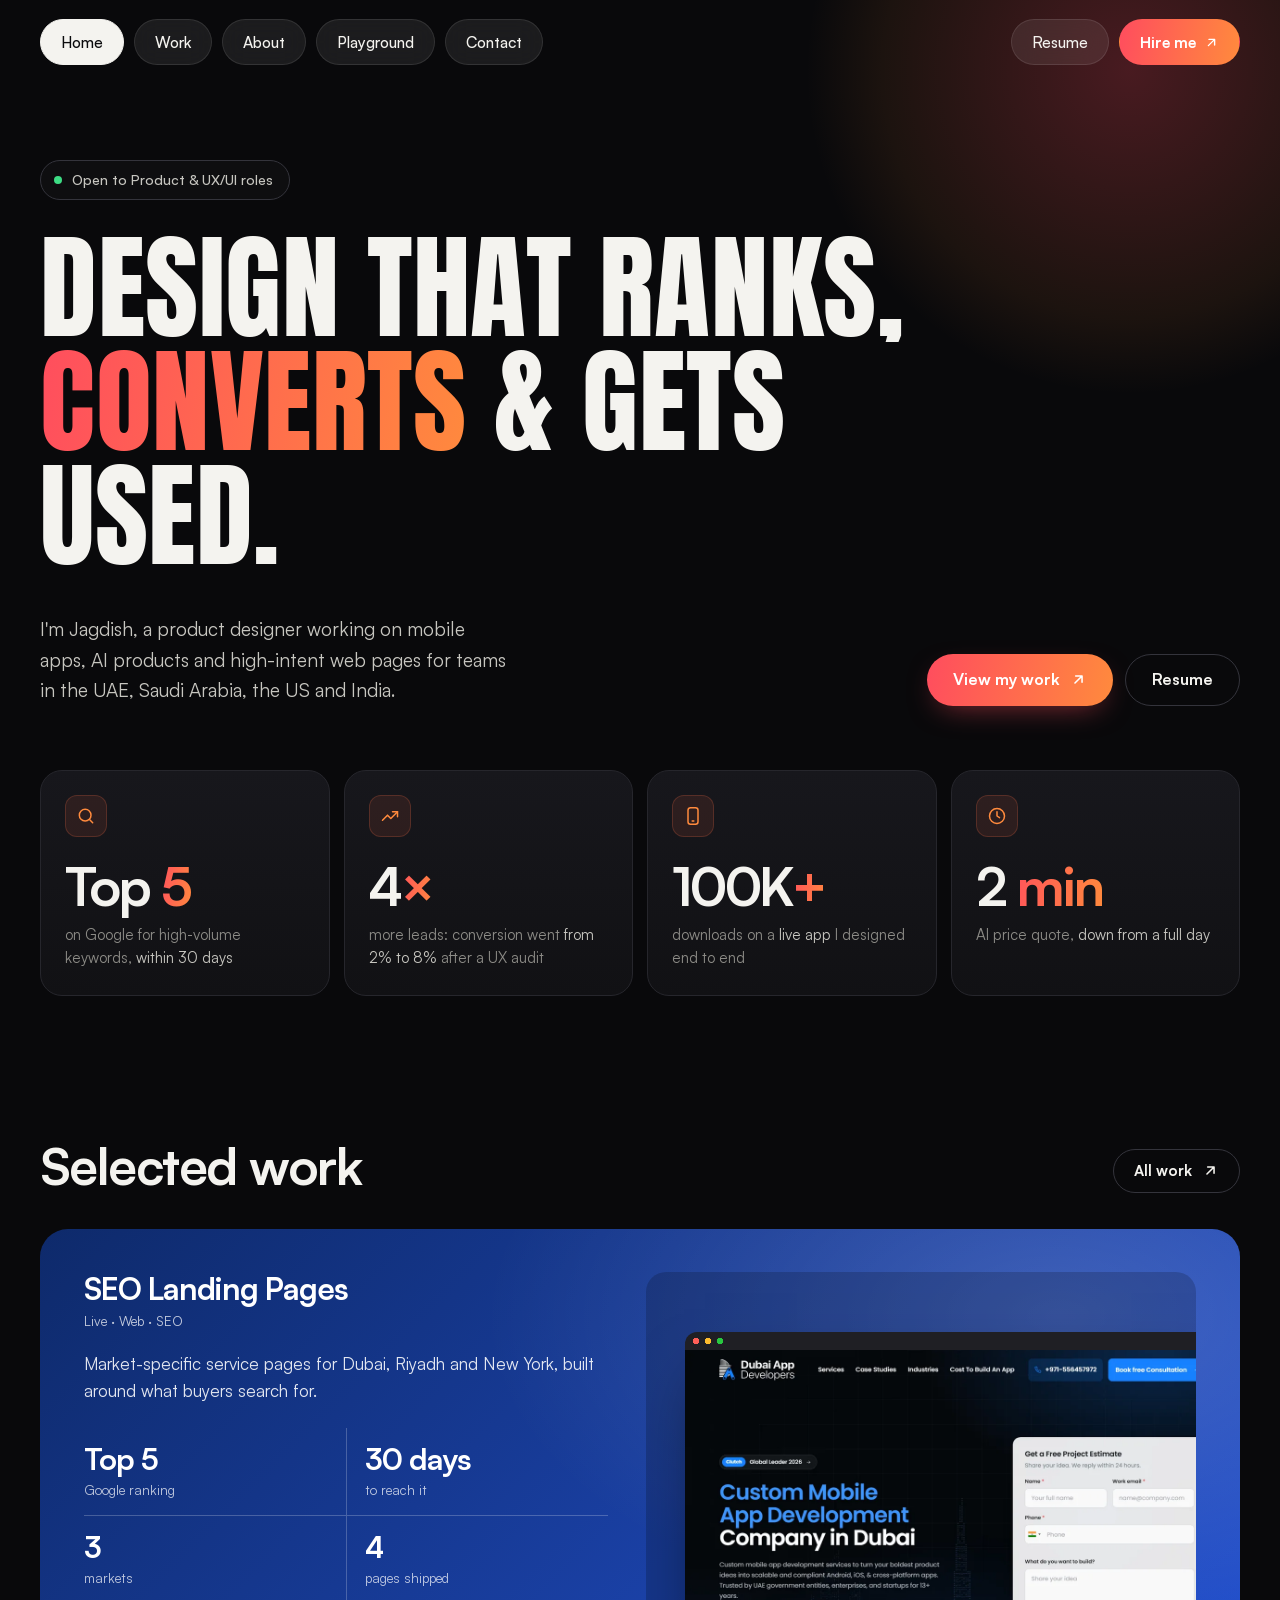
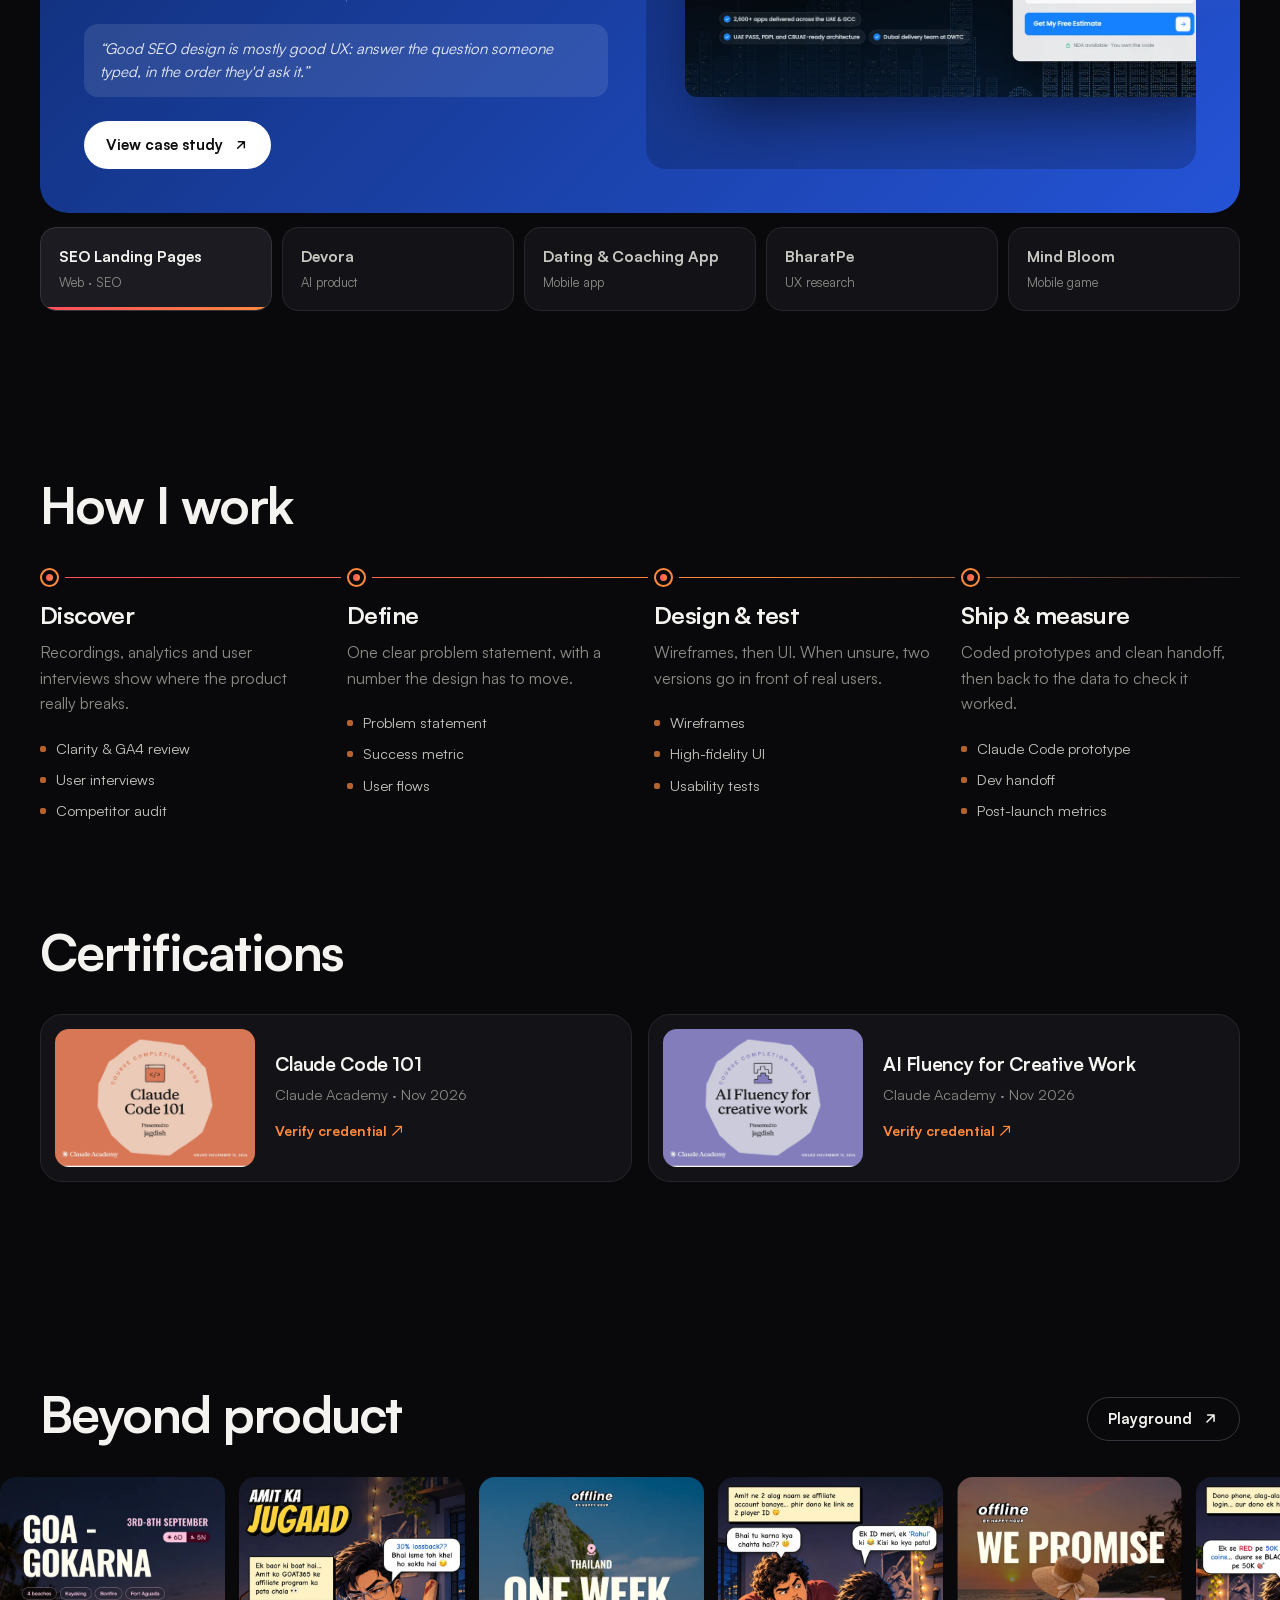
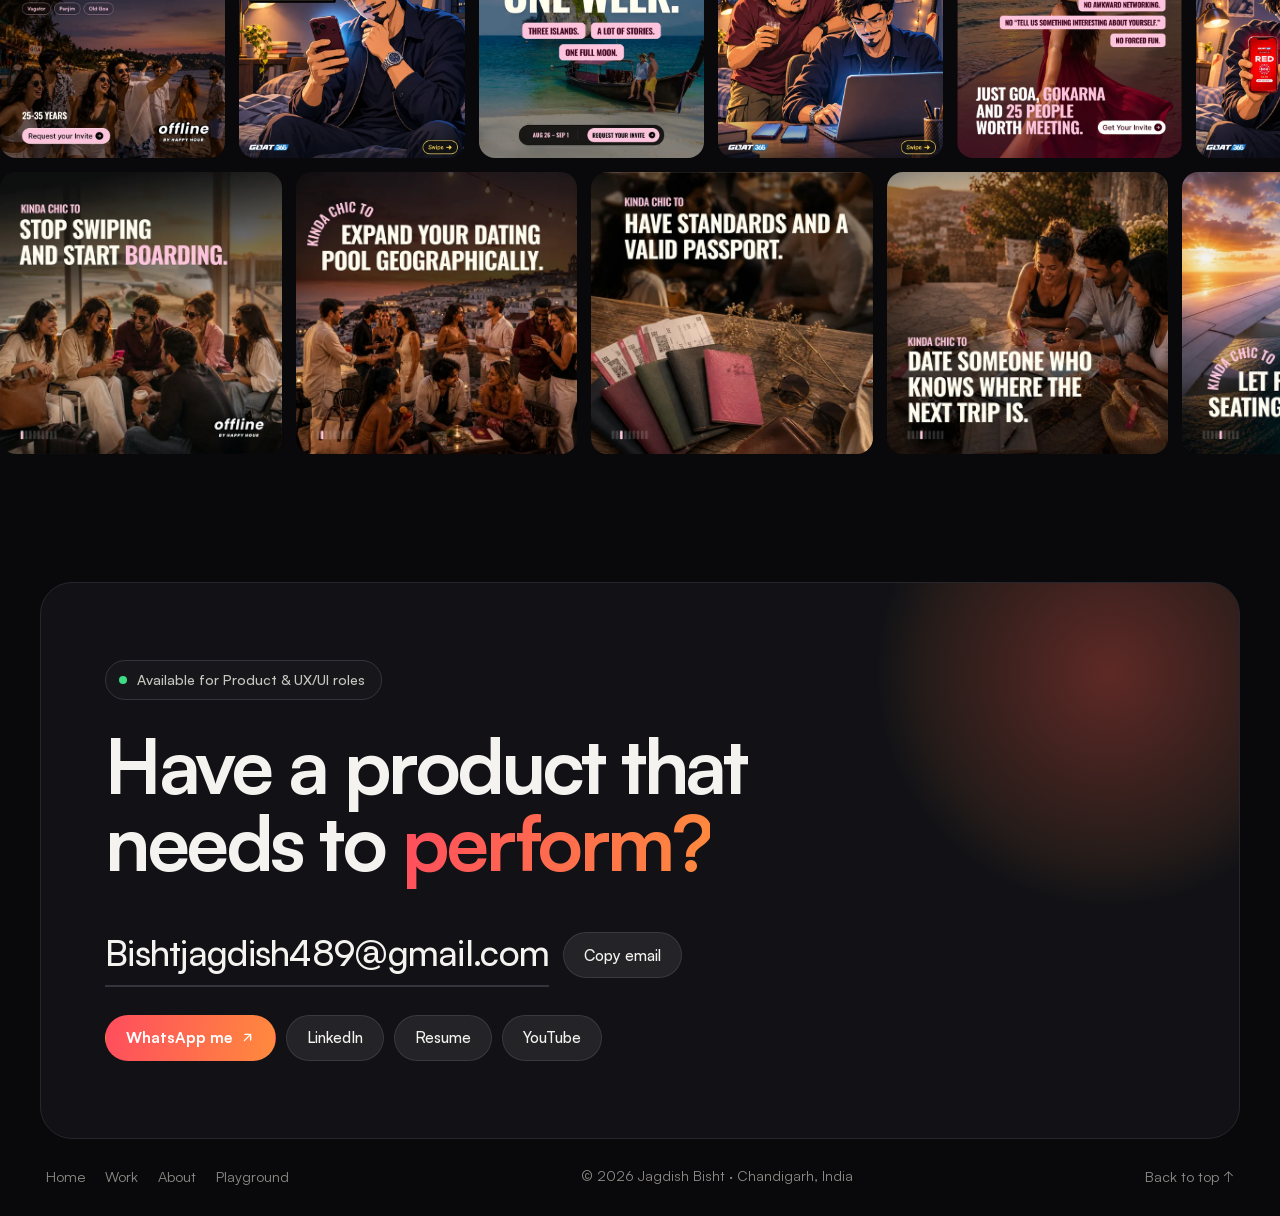
<file: index.html>
<!DOCTYPE html>
<html lang="en" class="no-js">
<head>
<meta charset="UTF-8">
<meta name="viewport" content="width=device-width, initial-scale=1">
<title>Jagdish Bisht — Product Designer (UX/UI)</title>
<meta name="description" content="Product designer with nearly 3 years of experience in mobile apps, AI products and SEO landing pages. Pages in Google's top 5 within 30 days, a 100K+ download app and an AI quoting tool.">
<meta property="og:title" content="Jagdish Bisht — Product Designer (UX/UI)">
<meta property="og:description" content="Product designer with nearly 3 years of experience in mobile apps, AI products and SEO landing pages. Pages in Google's top 5 within 30 days, a 100K+ download app and an AI quoting tool.">
<meta property="og:image" content="https://jagdish-design03.github.io/Jagdish.design/assets/img/og.png">
<meta name="twitter:card" content="summary_large_image">
<link rel="canonical" href="https://jagdish-design03.github.io/Jagdish.design/">
<meta name="theme-color" content="#09090B">
<link rel="icon" href="data:image/svg+xml,<svg xmlns='http://www.w3.org/2000/svg' viewBox='0 0 64 64'><defs><linearGradient id='g' x1='0' x2='1'><stop offset='0' stop-color='%23FF4D5E'/><stop offset='1' stop-color='%23FF8A3D'/></linearGradient></defs><rect width='64' height='64' rx='16' fill='url(%23g)'/><text x='50%' y='58%' text-anchor='middle' dominant-baseline='middle' font-family='Impact,Arial Black' font-size='30' fill='white'>JB</text></svg>">
<link rel="preconnect" href="https://fonts.googleapis.com">
<link rel="preconnect" href="https://fonts.gstatic.com" crossorigin>
<link href="https://fonts.googleapis.com/css2?family=Anton&display=swap" rel="stylesheet">
<link rel="stylesheet" href="css/main.css?v=11">
<script>(function(c,l,a,r,i,t,y){c[a]=c[a]||function(){(c[a].q=c[a].q||[]).push(arguments)};t=l.createElement(r);t.async=1;t.src="https://www.clarity.ms/tag/"+i;y=l.getElementsByTagName(r)[0];y.parentNode.insertBefore(t,y);})(window,document,"clarity","script","ybke4p9ocn");</script>
</head>
<body>
<a class="skip" href="#main">Skip to content</a>
<header class="nav">
  <div class="wrap nav-in">
    <nav class="nav-links" id="navLinks" aria-label="Primary">
      <a href="index.html" aria-current="page">Home</a>
      <a href="work.html">Work</a>
      <a href="about.html">About</a>
      <a href="playground.html">Playground</a>
      <a href="#contact">Contact</a>
      <span class="nav-mob-cta"><a href="assets/Jagdish-Bisht-Resume.pdf" target="_blank" rel="noopener">Resume</a><a href="https://wa.me/919557765467?text=Hi%20Jagdish%2C%20I%20saw%20your%20portfolio%20and%20would%20like%20to%20talk%20about%20a%20design%20role." target="_blank" rel="noopener">Hire me</a></span>
    </nav>
    <div class="nav-right">
      <a href="assets/Jagdish-Bisht-Resume.pdf" target="_blank" rel="noopener" class="pill-link">Resume</a>
      <a href="https://wa.me/919557765467?text=Hi%20Jagdish%2C%20I%20saw%20your%20portfolio%20and%20would%20like%20to%20talk%20about%20a%20design%20role." target="_blank" rel="noopener" class="pill-link pill-grad">Hire me <svg viewBox="0 0 24 24" fill="none" stroke="currentColor" stroke-width="2.2" stroke-linecap="round" stroke-linejoin="round" aria-hidden="true"><path d="M7 17 17 7M8 7h9v9"/></svg></a>
      <button class="menu-btn" aria-label="Menu" aria-expanded="false" aria-controls="navLinks"><span></span><span></span></button>
    </div>
  </div>
</header>
<main id="main">

<section class="hero">
  <div class="hero-glow" aria-hidden="true"></div>
  <div class="wrap">
    <span class="pill"><span class="dot" aria-hidden="true"></span>Open to Product &amp; UX/UI roles</span>
    <h1 class="display">
      <span class="line"><span>Design that ranks,</span></span>
      <span class="line"><span><span class="grad-text">converts</span> &amp; gets</span></span>
      <span class="line"><span>used.</span></span>
    </h1>
    <div class="hero-foot">
      <p class="hero-sub rv">I'm Jagdish, a product designer working on mobile apps, AI products and high-intent web pages for teams in the UAE, Saudi Arabia, the US and India.</p>
      <div class="hero-cta rv rv-d1">
        <a href="work.html" class="btn btn-grad">View my work <svg viewBox="0 0 24 24" fill="none" stroke="currentColor" stroke-width="2.2" stroke-linecap="round" stroke-linejoin="round" aria-hidden="true"><path d="M7 17 17 7M8 7h9v9"/></svg></a>
        <a href="assets/Jagdish-Bisht-Resume.pdf" target="_blank" rel="noopener" class="btn btn-line">Resume</a>
      </div>
    </div>

    <div class="kpis rv rv-d2" aria-label="Results">
      <div class="kpi">
        <span class="kpi-ic"><svg viewBox="0 0 24 24" fill="none" stroke="currentColor" stroke-width="1.8" stroke-linecap="round" stroke-linejoin="round"><circle cx="11" cy="11" r="7"/><path d="m20 20-3.5-3.5"/></svg></span>
        <b>Top <em>5</em></b>
        <p>on Google for high-volume keywords, <span>within 30 days</span></p>
      </div>
      <div class="kpi">
        <span class="kpi-ic"><svg viewBox="0 0 24 24" fill="none" stroke="currentColor" stroke-width="1.8" stroke-linecap="round" stroke-linejoin="round"><path d="M3 17l6-6 4 4 8-8"/><path d="M15 7h6v6"/></svg></span>
        <b>4<em>×</em></b>
        <p>more leads: conversion went <span>from 2% to 8%</span> after a UX audit</p>
      </div>
      <div class="kpi">
        <span class="kpi-ic"><svg viewBox="0 0 24 24" fill="none" stroke="currentColor" stroke-width="1.8" stroke-linecap="round" stroke-linejoin="round"><rect x="6" y="2" width="12" height="20" rx="3"/><path d="M11 18h2"/></svg></span>
        <b>100K<em>+</em></b>
        <p>downloads on a <span>live app</span> I designed end to end</p>
      </div>
      <div class="kpi">
        <span class="kpi-ic"><svg viewBox="0 0 24 24" fill="none" stroke="currentColor" stroke-width="1.8" stroke-linecap="round" stroke-linejoin="round"><circle cx="12" cy="12" r="9"/><path d="M12 7v5l3 2"/></svg></span>
        <b>2<em> min</em></b>
        <p>AI price quote, <span>down from a full day</span></p>
      </div>
    </div>
  </div>
</section>

<section class="section" id="work">
  <div class="wrap">
    <div class="head-row rv">
      <h2 class="h2">Selected work</h2>
      <a href="work.html" class="btn btn-line btn-sm">All work <svg viewBox="0 0 24 24" fill="none" stroke="currentColor" stroke-width="2.2" stroke-linecap="round" stroke-linejoin="round" aria-hidden="true"><path d="M7 17 17 7M8 7h9v9"/></svg></a>
    </div>
    <div class="showcase rv">
<div class="case c-blue" role="tabpanel" id="cp-seo" data-i="0">
  <div class="case-body">
    <div class="case-top"><div><h3>SEO Landing Pages</h3><span class="case-status">Live · Web · SEO</span></div></div>
    <p class="case-line">Market-specific service pages for Dubai, Riyadh and New York, built around what buyers search for.</p>
    <div class="case-stats"><div><b>Top 5</b><span>Google ranking</span></div><div><b>30 days</b><span>to reach it</span></div><div><b>3</b><span>markets</span></div><div><b>4</b><span>pages shipped</span></div></div>
    <blockquote class="case-quote">“Good SEO design is mostly good UX: answer the question someone typed, in the order they'd ask it.”</blockquote>
    <a class="case-btn" href="seo-landing-pages.html">View case study <svg viewBox="0 0 24 24" fill="none" stroke="currentColor" stroke-width="2.2" stroke-linecap="round" stroke-linejoin="round" aria-hidden="true"><path d="M7 17 17 7M8 7h9v9"/></svg></a>
  </div>
  <div class="case-media"><div class="web"><img src="assets/img/seo/dubai-hero.webp" alt="" width="1200" height="750" loading="lazy"></div></div>
</div>
<div class="case c-violet" role="tabpanel" id="cp-devora" data-i="1" hidden>
  <div class="case-body">
    <div class="case-top"><div><h3>Devora</h3><span class="case-status">Live · AI product</span></div></div>
    <p class="case-line">An AI pricing assistant. AI runs the conversation, and rules the business owner sets decide the price.</p>
    <div class="case-stats"><div><b>2 min</b><span>to an estimate</span></div><div><b>7 of 8</b><span>shared real details</span></div><div><b>87%</b><span>felt understood</span></div><div><b>10 min</b><span>URL to live widget</span></div></div>
    <blockquote class="case-quote">“Good AI design is knowing where AI earns its place: the conversation, not the price.”</blockquote>
    <a class="case-btn" href="devora.html">View case study <svg viewBox="0 0 24 24" fill="none" stroke="currentColor" stroke-width="2.2" stroke-linecap="round" stroke-linejoin="round" aria-hidden="true"><path d="M7 17 17 7M8 7h9v9"/></svg></a>
  </div>
  <div class="case-media"><div class="web"><img src="assets/img/devora/visitor-experience.webp" alt="" width="1064" height="592" loading="lazy"></div></div>
</div>
<div class="case c-rose" role="tabpanel" id="cp-dating" data-i="2" hidden>
  <div class="case-body">
    <div class="case-top"><div><h3>Dating & Coaching App</h3><span class="case-status">Live · Mobile app</span></div></div>
    <p class="case-line">Both sides of a relationship-coaching marketplace: per-minute expert calls and an AI reply helper.</p>
    <div class="case-stats"><div><b>100K+</b><span>downloads</span></div><div><b>2</b><span>apps designed</span></div><div><b>3</b><span>languages in AI helper</span></div><div><b>6</b><span>help categories</span></div></div>
    <blockquote class="case-quote">“On a marketplace you design two products that have to trust each other.”</blockquote>
    <a class="case-btn" href="dating-app.html">View case study <svg viewBox="0 0 24 24" fill="none" stroke="currentColor" stroke-width="2.2" stroke-linecap="round" stroke-linejoin="round" aria-hidden="true"><path d="M7 17 17 7M8 7h9v9"/></svg></a>
  </div>
  <div class="case-media"><img class="ph a" src="assets/img/phones/date-home.png" alt="" width="604" height="1175" loading="lazy"><img class="ph b" src="assets/img/phones/date-explore.png" alt="" width="604" height="1212" loading="lazy"></div>
</div>
<div class="case c-teal" role="tabpanel" id="cp-bharatpe" data-i="3" hidden>
  <div class="case-body">
    <div class="case-top"><div><h3>BharatPe</h3><span class="case-status">Live · UX research</span></div></div>
    <p class="case-line">Merchant research on what a shopkeeper needs before trusting a QR code.</p>
    <div class="case-stats"><div><b>10M+</b><span>app downloads</span></div><div><b>4.8★</b><span>Play Store rating</span></div><div><b>5</b><span>research themes</span></div><div><b>1</b><span>core flow studied</span></div></div>
    <blockquote class="case-quote">“The most useful hour of the project was standing behind a counter watching a payment arrive.”</blockquote>
    <a class="case-btn" href="bharatpe.html">View case study <svg viewBox="0 0 24 24" fill="none" stroke="currentColor" stroke-width="2.2" stroke-linecap="round" stroke-linejoin="round" aria-hidden="true"><path d="M7 17 17 7M8 7h9v9"/></svg></a>
  </div>
  <div class="case-media"><img class="ph a" src="assets/img/phones/bp-activate.png" alt="" width="604" height="1222" loading="lazy"><img class="ph b" src="assets/img/phones/bp-live.png" alt="" width="604" height="1222" loading="lazy"></div>
</div>
<div class="case c-green" role="tabpanel" id="cp-mindbloom" data-i="4" hidden>
  <div class="case-body">
    <div class="case-top"><div><h3>Mind Bloom</h3><span class="case-status">Live on App Store · Mobile game</span></div></div>
    <p class="case-line">A flower-merge puzzle designed for children and players over 45 at the same time.</p>
    <div class="case-stats"><div><b>50</b><span>levels</span></div><div><b>5</b><span>worlds</span></div><div><b>6–60+</b><span>player ages</span></div><div><b>1</b><span>daily challenge</span></div></div>
    <blockquote class="case-quote">“Designing for a child and a grandparent at once made every decision hold up twice.”</blockquote>
    <a class="case-btn" href="mindbloom.html">View case study <svg viewBox="0 0 24 24" fill="none" stroke="currentColor" stroke-width="2.2" stroke-linecap="round" stroke-linejoin="round" aria-hidden="true"><path d="M7 17 17 7M8 7h9v9"/></svg></a>
  </div>
  <div class="case-media"><img class="ph a" src="assets/img/phones/mb-board.png" alt="" width="604" height="1220" loading="lazy"><img class="ph b" src="assets/img/phones/mb-home.png" alt="" width="604" height="1220" loading="lazy"></div>
</div>
<div class="ctabs" role="tablist" aria-label="Case studies"><button class="ctab" role="tab" aria-controls="cp-seo" aria-selected="true"><b>SEO Landing Pages</b><span>Web · SEO</span><i></i></button><button class="ctab" role="tab" aria-controls="cp-devora" aria-selected="false"><b>Devora</b><span>AI product</span><i></i></button><button class="ctab" role="tab" aria-controls="cp-dating" aria-selected="false"><b>Dating & Coaching App</b><span>Mobile app</span><i></i></button><button class="ctab" role="tab" aria-controls="cp-bharatpe" aria-selected="false"><b>BharatPe</b><span>UX research</span><i></i></button><button class="ctab" role="tab" aria-controls="cp-mindbloom" aria-selected="false"><b>Mind Bloom</b><span>Mobile game</span><i></i></button></div>
</div>
  </div>
</section>

<section class="section process-sec">
  <div class="wrap">
    <div class="head-row rv"><h2 class="h2">How I work</h2></div>
    <div class="flow rv">
      <div class="flow-step">
        <span class="flow-dot"></span>
        <h3>Discover</h3>
        <p>Recordings, analytics and user interviews show where the product really breaks.</p>
        <ul><li>Clarity &amp; GA4 review</li><li>User interviews</li><li>Competitor audit</li></ul>
      </div>
      <div class="flow-step">
        <span class="flow-dot"></span>
        <h3>Define</h3>
        <p>One clear problem statement, with a number the design has to move.</p>
        <ul><li>Problem statement</li><li>Success metric</li><li>User flows</li></ul>
      </div>
      <div class="flow-step">
        <span class="flow-dot"></span>
        <h3>Design &amp; test</h3>
        <p>Wireframes, then UI. When unsure, two versions go in front of real users.</p>
        <ul><li>Wireframes</li><li>High-fidelity UI</li><li>Usability tests</li></ul>
      </div>
      <div class="flow-step">
        <span class="flow-dot"></span>
        <h3>Ship &amp; measure</h3>
        <p>Coded prototypes and clean handoff, then back to the data to check it worked.</p>
        <ul><li>Claude Code prototype</li><li>Dev handoff</li><li>Post-launch metrics</li></ul>
      </div>
    </div>
  </div>
</section>

<section class="section cert-strip" style="padding-top:0">
  <div class="wrap">
    <div class="head-row rv"><h2 class="h2">Certifications</h2></div>
    <div class="certs rv">
      <a class="cert" href="https://academy.claude.com/verify/276f6bd99337944fa99bf5557a92abf5" target="_blank" rel="noopener">
        <img src="assets/img/certs/claude-code-101.webp" alt="Claude Code 101 course completion badge from Claude Academy" width="900" height="619" loading="lazy">
        <div class="cert-body"><h3>Claude Code 101</h3><p>Claude Academy · Nov 2026</p><span class="cert-link">Verify credential ↗</span></div>
      </a>
      <a class="cert" href="https://academy.claude.com/verify/e85d30a980da25dd44ad556fc68ff3c9" target="_blank" rel="noopener">
        <img src="assets/img/certs/ai-fluency-creative.webp" alt="AI Fluency for Creative Work course completion badge from Claude Academy" width="900" height="619" loading="lazy">
        <div class="cert-body"><h3>AI Fluency for Creative Work</h3><p>Claude Academy · Nov 2026</p><span class="cert-link">Verify credential ↗</span></div>
      </a>
    </div>
  </div>
</section>

<section class="creative-marquee" aria-label="Creative work">
  <div class="wrap head-row rv">
    <h2 class="h2">Beyond product</h2>
    <a href="playground.html" class="btn btn-line btn-sm">Playground <svg viewBox="0 0 24 24" fill="none" stroke="currentColor" stroke-width="2.2" stroke-linecap="round" stroke-linejoin="round" aria-hidden="true"><path d="M7 17 17 7M8 7h9v9"/></svg></a>
  </div>
  <div class="cm-row">
    <div class="cm-track">
      <img src="assets/img/creative/p1.webp" alt="" loading="lazy"><img src="assets/img/creative/amit1.webp" alt="" loading="lazy"><img src="assets/img/creative/p5.webp" alt="" loading="lazy"><img src="assets/img/creative/amit2.webp" alt="" loading="lazy"><img src="assets/img/creative/p2.webp" alt="" loading="lazy"><img src="assets/img/creative/amit3.webp" alt="" loading="lazy"><img src="assets/img/creative/p3.webp" alt="" loading="lazy"><img src="assets/img/creative/amit4.webp" alt="" loading="lazy"><img src="assets/img/creative/p6.webp" alt="" loading="lazy">
      <img src="assets/img/creative/p1.webp" alt="" loading="lazy" aria-hidden="true"><img src="assets/img/creative/amit1.webp" alt="" loading="lazy" aria-hidden="true"><img src="assets/img/creative/p5.webp" alt="" loading="lazy" aria-hidden="true"><img src="assets/img/creative/amit2.webp" alt="" loading="lazy" aria-hidden="true"><img src="assets/img/creative/p2.webp" alt="" loading="lazy" aria-hidden="true"><img src="assets/img/creative/amit3.webp" alt="" loading="lazy" aria-hidden="true"><img src="assets/img/creative/p3.webp" alt="" loading="lazy" aria-hidden="true"><img src="assets/img/creative/amit4.webp" alt="" loading="lazy" aria-hidden="true"><img src="assets/img/creative/p6.webp" alt="" loading="lazy" aria-hidden="true">
    </div>
  </div>
  <div class="cm-row rev">
    <div class="cm-track">
      <img src="assets/img/creative/s1.webp" alt="" loading="lazy"><img src="assets/img/creative/s2.webp" alt="" loading="lazy"><img src="assets/img/creative/s3.webp" alt="" loading="lazy"><img src="assets/img/creative/s4.webp" alt="" loading="lazy"><img src="assets/img/creative/s5.webp" alt="" loading="lazy"><img src="assets/img/creative/s6.webp" alt="" loading="lazy"><img src="assets/img/creative/s7.webp" alt="" loading="lazy"><img src="assets/img/creative/s8.webp" alt="" loading="lazy"><img src="assets/img/creative/s9.webp" alt="" loading="lazy">
      <img src="assets/img/creative/s1.webp" alt="" loading="lazy" aria-hidden="true"><img src="assets/img/creative/s2.webp" alt="" loading="lazy" aria-hidden="true"><img src="assets/img/creative/s3.webp" alt="" loading="lazy" aria-hidden="true"><img src="assets/img/creative/s4.webp" alt="" loading="lazy" aria-hidden="true"><img src="assets/img/creative/s5.webp" alt="" loading="lazy" aria-hidden="true"><img src="assets/img/creative/s6.webp" alt="" loading="lazy" aria-hidden="true"><img src="assets/img/creative/s7.webp" alt="" loading="lazy" aria-hidden="true"><img src="assets/img/creative/s8.webp" alt="" loading="lazy" aria-hidden="true"><img src="assets/img/creative/s9.webp" alt="" loading="lazy" aria-hidden="true">
    </div>
  </div>
</section>
</main>
<footer class="ft" id="contact">
  <div class="wrap">
    <div class="ft-card rv">
      <div class="ft-glow" aria-hidden="true"></div>
      <span class="pill"><span class="dot" aria-hidden="true"></span>Available for Product &amp; UX/UI roles</span>
      <h2 class="ft-title">Have a product that<br>needs to <span class="grad-text">perform?</span></h2>
      <div class="ft-mail">
        <a href="https://mail.google.com/mail/?view=cm&fs=1&to=Bishtjagdish489%40gmail.com&su=Product%20design%20role" target="_blank" rel="noopener" class="ft-email">Bishtjagdish489@gmail.com</a>
        <button type="button" class="pill-link copy-email" data-email="Bishtjagdish489@gmail.com">Copy email</button>
      </div>
      <div class="ft-actions">
        <a href="https://wa.me/919557765467?text=Hi%20Jagdish%2C%20I%20saw%20your%20portfolio%20and%20would%20like%20to%20talk%20about%20a%20design%20role." target="_blank" rel="noopener" class="pill-link pill-grad">WhatsApp me <svg viewBox="0 0 24 24" fill="none" stroke="currentColor" stroke-width="2.2" stroke-linecap="round" stroke-linejoin="round" aria-hidden="true"><path d="M7 17 17 7M8 7h9v9"/></svg></a>
        <a href="https://www.linkedin.com/in/jagdish-bisht-475baa339/" target="_blank" rel="noopener" class="pill-link">LinkedIn</a>
        <a href="assets/Jagdish-Bisht-Resume.pdf" target="_blank" rel="noopener" class="pill-link">Resume</a>
        <a href="https://www.youtube.com/@joybishtux" target="_blank" rel="noopener" class="pill-link">YouTube</a>
      </div>
    </div>
    <div class="ft-bottom">
      <nav class="ft-nav" aria-label="Footer">
        <a href="index.html">Home</a><a href="work.html">Work</a><a href="about.html">About</a><a href="playground.html">Playground</a>
      </nav>
      <span class="ft-meta">© <span id="year">2026</span> Jagdish Bisht · Chandigarh, India</span>
      <a href="#" class="ft-top" onclick="window.scrollTo({top:0,behavior:'smooth'});return false;">Back to top ↑</a>
    </div>
  </div>
</footer>
<script src="js/main.js?v=7"></script>
</body>
</html>
</file>
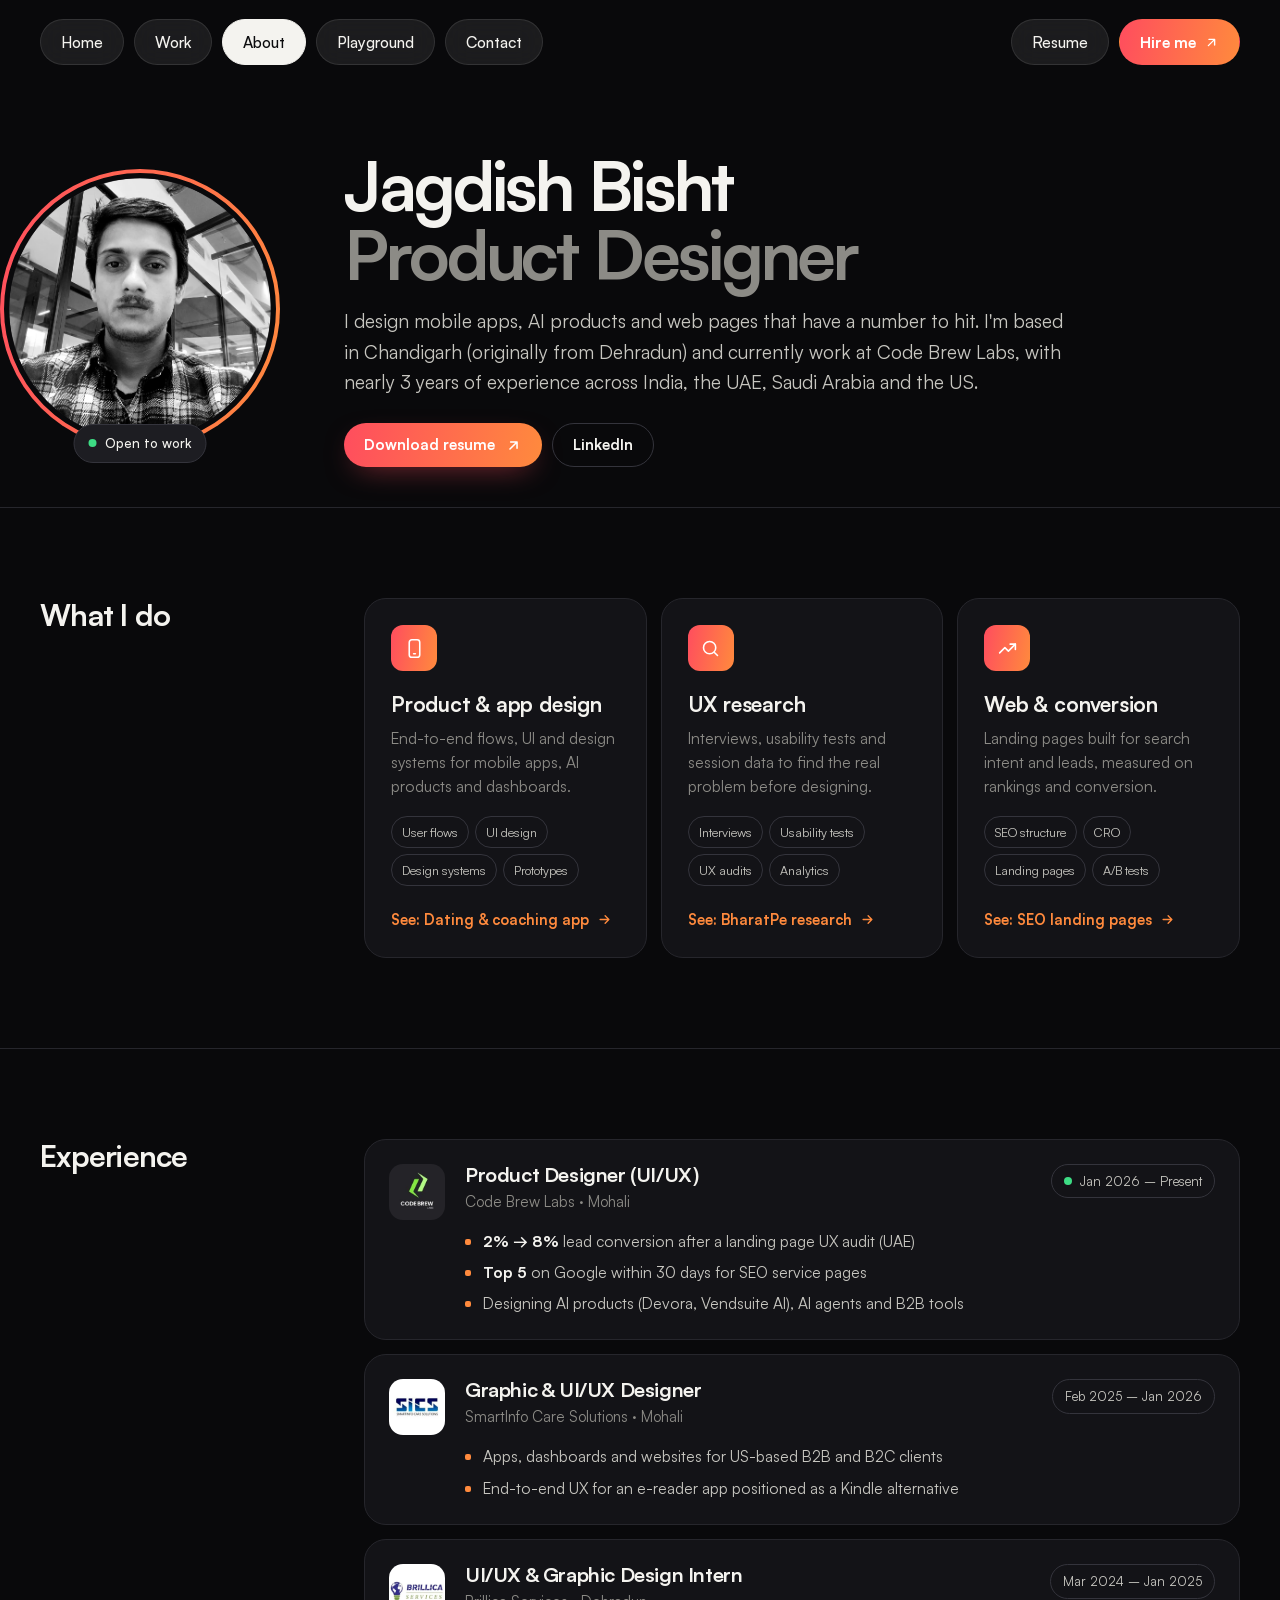
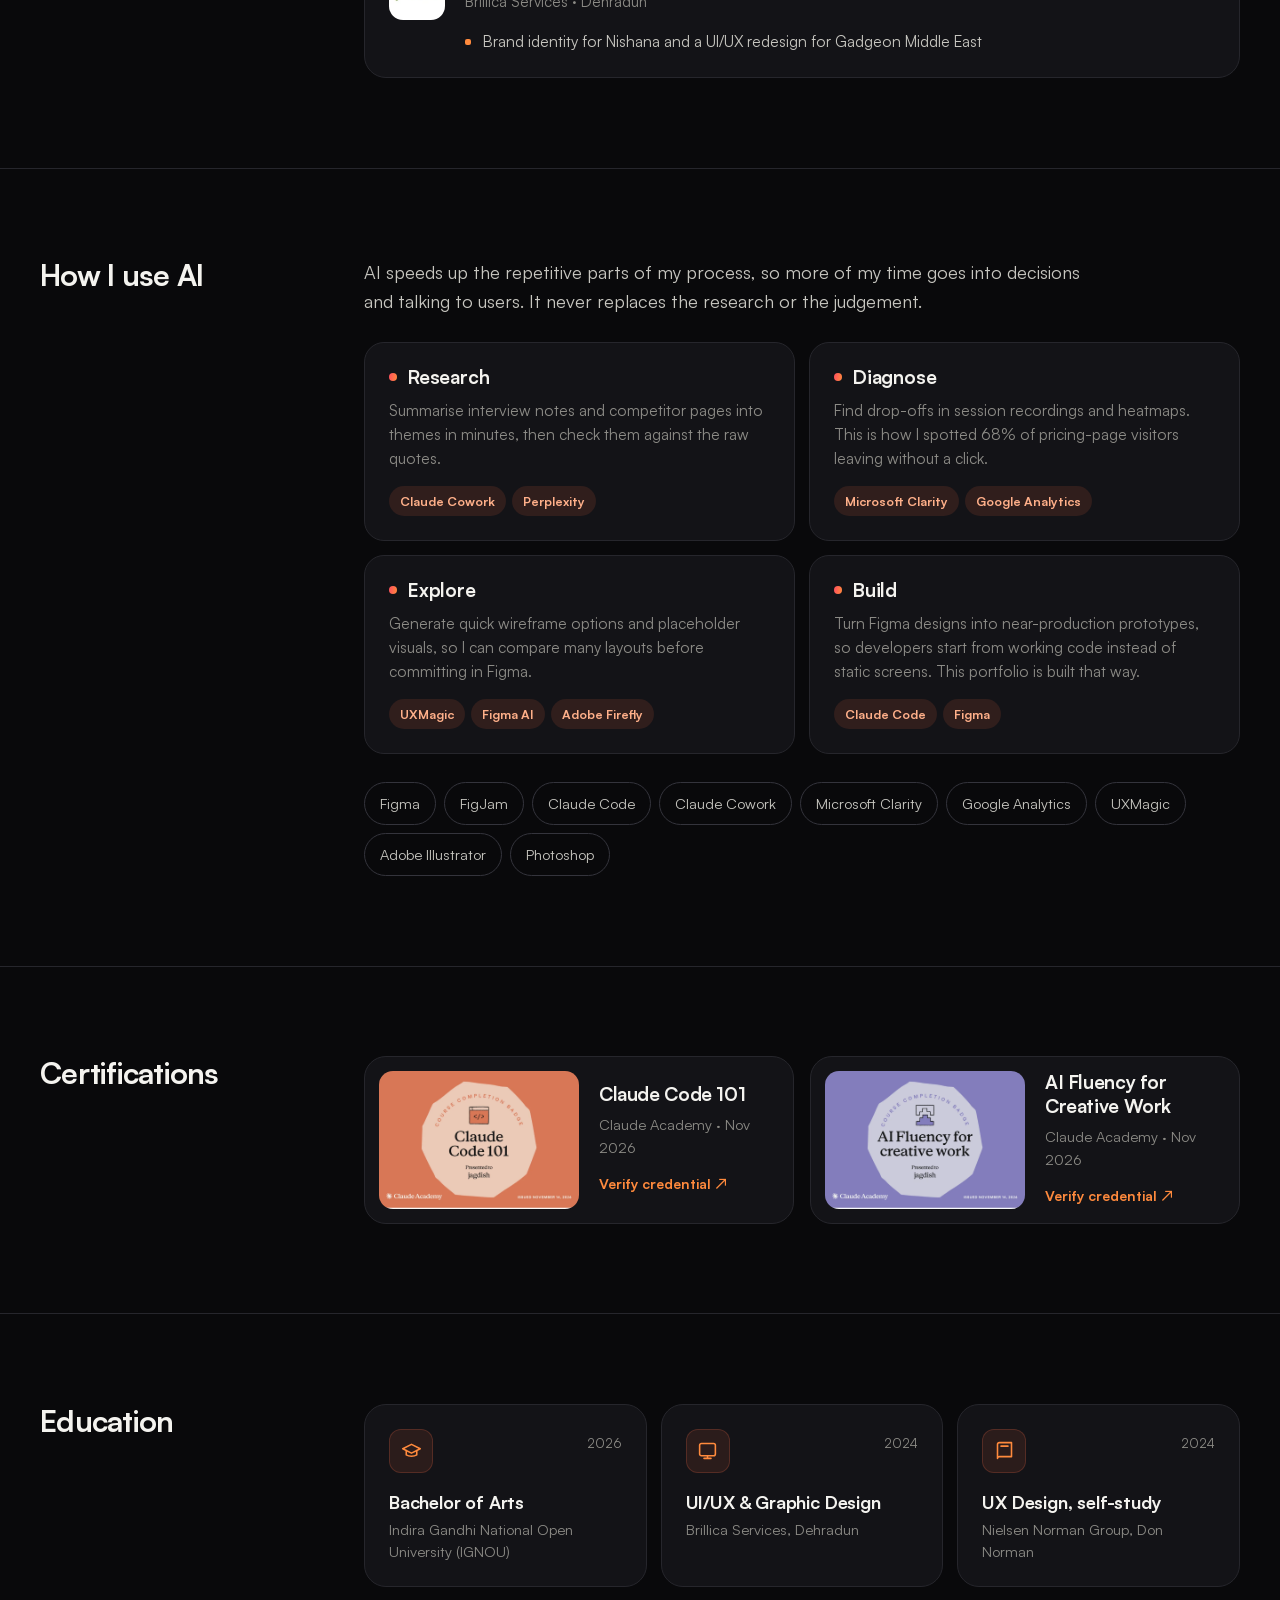
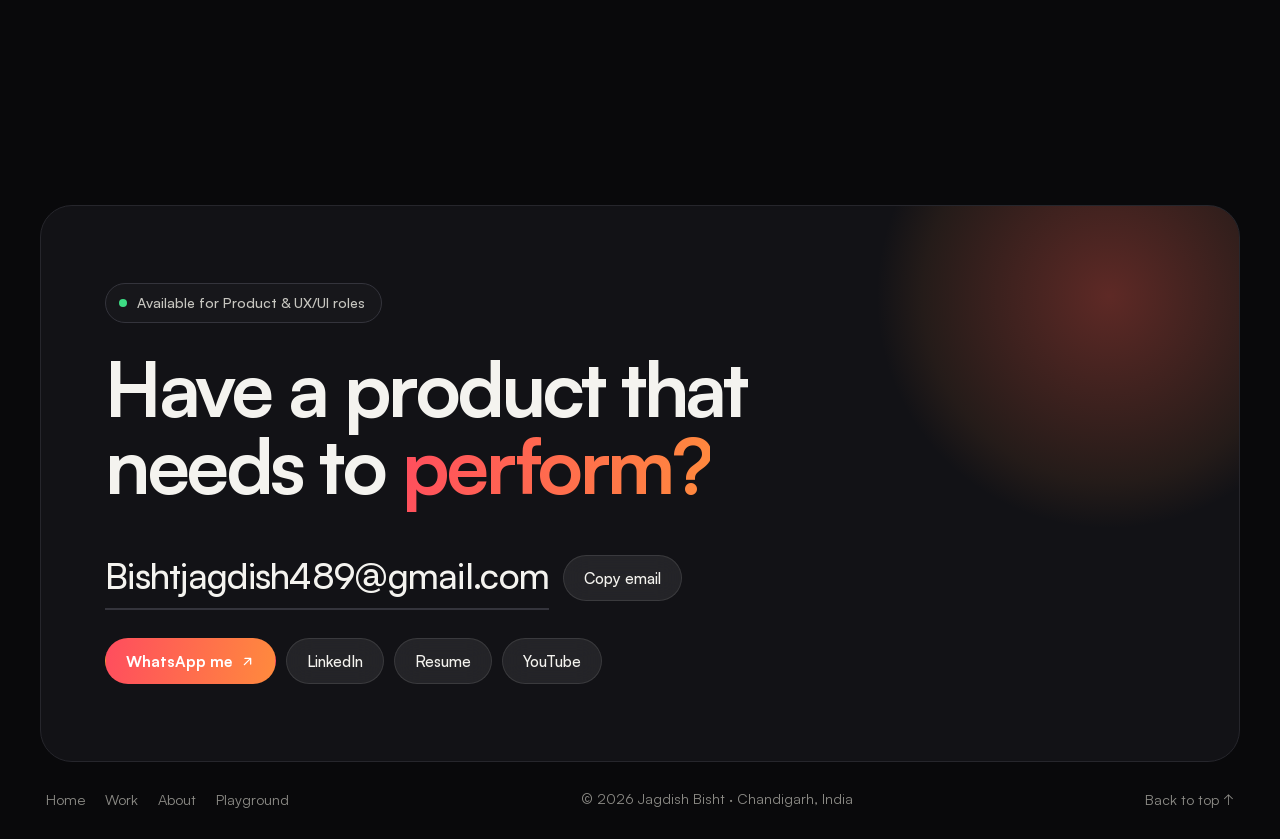
<file: about.html>
<!DOCTYPE html>
<html lang="en" class="no-js">
<head>
<meta charset="UTF-8">
<meta name="viewport" content="width=device-width, initial-scale=1">
<title>About — Jagdish Bisht, Product Designer</title>
<meta name="description" content="About Jagdish Bisht, a product designer in Chandigarh, India: what he does, where he has worked and the tools he uses.">
<meta property="og:title" content="About — Jagdish Bisht, Product Designer">
<meta property="og:description" content="About Jagdish Bisht, a product designer in Chandigarh, India: what he does, where he has worked and the tools he uses.">
<meta property="og:image" content="https://jagdish-design03.github.io/Jagdish.design/assets/img/og.png">
<meta name="twitter:card" content="summary_large_image">
<link rel="canonical" href="https://jagdish-design03.github.io/Jagdish.design/about.html">
<meta name="theme-color" content="#09090B">
<link rel="icon" href="data:image/svg+xml,<svg xmlns='http://www.w3.org/2000/svg' viewBox='0 0 64 64'><defs><linearGradient id='g' x1='0' x2='1'><stop offset='0' stop-color='%23FF4D5E'/><stop offset='1' stop-color='%23FF8A3D'/></linearGradient></defs><rect width='64' height='64' rx='16' fill='url(%23g)'/><text x='50%' y='58%' text-anchor='middle' dominant-baseline='middle' font-family='Impact,Arial Black' font-size='30' fill='white'>JB</text></svg>">
<link rel="preconnect" href="https://fonts.googleapis.com">
<link rel="preconnect" href="https://fonts.gstatic.com" crossorigin>
<link href="https://fonts.googleapis.com/css2?family=Anton&display=swap" rel="stylesheet">
<link rel="stylesheet" href="css/main.css?v=11">
<script>(function(c,l,a,r,i,t,y){c[a]=c[a]||function(){(c[a].q=c[a].q||[]).push(arguments)};t=l.createElement(r);t.async=1;t.src="https://www.clarity.ms/tag/"+i;y=l.getElementsByTagName(r)[0];y.parentNode.insertBefore(t,y);})(window,document,"clarity","script","ybke4p9ocn");</script>
</head>
<body>
<a class="skip" href="#main">Skip to content</a>
<header class="nav">
  <div class="wrap nav-in">
    <nav class="nav-links" id="navLinks" aria-label="Primary">
      <a href="index.html">Home</a>
      <a href="work.html">Work</a>
      <a href="about.html" aria-current="page">About</a>
      <a href="playground.html">Playground</a>
      <a href="#contact">Contact</a>
      <span class="nav-mob-cta"><a href="assets/Jagdish-Bisht-Resume.pdf" target="_blank" rel="noopener">Resume</a><a href="https://wa.me/919557765467?text=Hi%20Jagdish%2C%20I%20saw%20your%20portfolio%20and%20would%20like%20to%20talk%20about%20a%20design%20role." target="_blank" rel="noopener">Hire me</a></span>
    </nav>
    <div class="nav-right">
      <a href="assets/Jagdish-Bisht-Resume.pdf" target="_blank" rel="noopener" class="pill-link">Resume</a>
      <a href="https://wa.me/919557765467?text=Hi%20Jagdish%2C%20I%20saw%20your%20portfolio%20and%20would%20like%20to%20talk%20about%20a%20design%20role." target="_blank" rel="noopener" class="pill-link pill-grad">Hire me <svg viewBox="0 0 24 24" fill="none" stroke="currentColor" stroke-width="2.2" stroke-linecap="round" stroke-linejoin="round" aria-hidden="true"><path d="M7 17 17 7M8 7h9v9"/></svg></a>
      <button class="menu-btn" aria-label="Menu" aria-expanded="false" aria-controls="navLinks"><span></span><span></span></button>
    </div>
  </div>
</header>
<main id="main">

<section class="wrap ab-hero">
  <figure class="ab-photo rv" style="margin:0">
    <img src="assets/img/portrait.webp" alt="Portrait of Jagdish Bisht" width="565" height="564">
    <figcaption class="badge"><span class="dot" aria-hidden="true"></span>Open to work</figcaption>
  </figure>
  <div class="rv rv-d1">
    <h1>Jagdish Bisht<br><span>Product Designer</span></h1>
    <p>I design mobile apps, AI products and web pages that have a number to hit. I'm based in Chandigarh (originally from Dehradun) and currently work at Code Brew Labs, with nearly 3 years of experience across India, the UAE, Saudi Arabia and the US.</p>
    <div class="row">
      <a href="assets/Jagdish-Bisht-Resume.pdf" target="_blank" rel="noopener" class="btn btn-grad btn-sm">Download resume <svg viewBox="0 0 24 24" fill="none" stroke="currentColor" stroke-width="2.2" stroke-linecap="round" stroke-linejoin="round" aria-hidden="true"><path d="M7 17 17 7M8 7h9v9"/></svg></a>
      <a href="https://www.linkedin.com/in/jagdish-bisht-475baa339/" target="_blank" rel="noopener" class="btn btn-line btn-sm">LinkedIn</a>
    </div>
  </div>
</section>

<section class="ab-sec">
  <div class="wrap">
    <h2 class="rv">What I do</h2>
    <div class="do-cards rv">
      <article class="do-card">
        <span class="ic"><svg viewBox="0 0 24 24" fill="none" stroke="currentColor" stroke-width="1.8" stroke-linecap="round" stroke-linejoin="round"><rect x="6" y="2" width="12" height="20" rx="3"/><path d="M11 18h2"/></svg></span>
        <h3>Product &amp; app design</h3>
        <p>End-to-end flows, UI and design systems for mobile apps, AI products and dashboards.</p>
        <div class="do-tags"><span>User flows</span><span>UI design</span><span>Design systems</span><span>Prototypes</span></div>
        <a href="dating-app.html" class="do-link">See: Dating &amp; coaching app <svg viewBox="0 0 24 24" fill="none" stroke="currentColor" stroke-width="2.2" stroke-linecap="round" stroke-linejoin="round" aria-hidden="true"><path d="M5 12h14M13 6l6 6-6 6"/></svg></a>
      </article>
      <article class="do-card">
        <span class="ic"><svg viewBox="0 0 24 24" fill="none" stroke="currentColor" stroke-width="1.8" stroke-linecap="round" stroke-linejoin="round"><circle cx="11" cy="11" r="7"/><path d="m20 20-3.5-3.5"/></svg></span>
        <h3>UX research</h3>
        <p>Interviews, usability tests and session data to find the real problem before designing.</p>
        <div class="do-tags"><span>Interviews</span><span>Usability tests</span><span>UX audits</span><span>Analytics</span></div>
        <a href="bharatpe.html" class="do-link">See: BharatPe research <svg viewBox="0 0 24 24" fill="none" stroke="currentColor" stroke-width="2.2" stroke-linecap="round" stroke-linejoin="round" aria-hidden="true"><path d="M5 12h14M13 6l6 6-6 6"/></svg></a>
      </article>
      <article class="do-card">
        <span class="ic"><svg viewBox="0 0 24 24" fill="none" stroke="currentColor" stroke-width="1.8" stroke-linecap="round" stroke-linejoin="round"><path d="M3 17l6-6 4 4 8-8"/><path d="M15 7h6v6"/></svg></span>
        <h3>Web &amp; conversion</h3>
        <p>Landing pages built for search intent and leads, measured on rankings and conversion.</p>
        <div class="do-tags"><span>SEO structure</span><span>CRO</span><span>Landing pages</span><span>A/B tests</span></div>
        <a href="seo-landing-pages.html" class="do-link">See: SEO landing pages <svg viewBox="0 0 24 24" fill="none" stroke="currentColor" stroke-width="2.2" stroke-linecap="round" stroke-linejoin="round" aria-hidden="true"><path d="M5 12h14M13 6l6 6-6 6"/></svg></a>
      </article>
    </div>
  </div>
</section>

<section class="ab-sec">
  <div class="wrap">
    <h2 class="rv">Experience</h2>
    <div class="jobs rv">
      <article class="job">
        <img class="job-logo" src="assets/img/logos/codebrew.webp" alt="Code Brew Labs logo" width="56" height="56">
        <div class="job-main">
          <div class="job-head"><div><h3>Product Designer (UI/UX)</h3><p class="job-co">Code Brew Labs · Mohali</p></div><span class="job-date"><span class="dot"></span>Jan 2026 – Present</span></div>
          <ul class="job-wins">
            <li><b>2% → 8%</b> lead conversion after a landing page UX audit (UAE)</li>
            <li><b>Top 5</b> on Google within 30 days for SEO service pages</li>
            <li>Designing AI products (Devora, Vendsuite AI), AI agents and B2B tools</li>
          </ul>
        </div>
      </article>
      <article class="job">
        <img class="job-logo" src="assets/img/logos/sics.webp" alt="SmartInfo Care Solutions logo" width="56" height="56">
        <div class="job-main">
          <div class="job-head"><div><h3>Graphic &amp; UI/UX Designer</h3><p class="job-co">SmartInfo Care Solutions · Mohali</p></div><span class="job-date">Feb 2025 – Jan 2026</span></div>
          <ul class="job-wins">
            <li>Apps, dashboards and websites for US-based B2B and B2C clients</li>
            <li>End-to-end UX for an e-reader app positioned as a Kindle alternative</li>
          </ul>
        </div>
      </article>
      <article class="job">
        <img class="job-logo" src="assets/img/logos/brillica.webp" alt="Brillica Services logo" width="56" height="56">
        <div class="job-main">
          <div class="job-head"><div><h3>UI/UX &amp; Graphic Design Intern</h3><p class="job-co">Brillica Services · Dehradun</p></div><span class="job-date">Mar 2024 – Jan 2025</span></div>
          <ul class="job-wins">
            <li>Brand identity for Nishana and a UI/UX redesign for Gadgeon Middle East</li>
          </ul>
        </div>
      </article>
    </div>
  </div>
</section>

<section class="ab-sec">
  <div class="wrap">
    <h2 class="rv">How I use AI</h2>
    <div>
      <p class="ai-intro rv">AI speeds up the repetitive parts of my process, so more of my time goes into decisions and talking to users. It never replaces the research or the judgement.</p>
      <div class="ai-flow rv">
        <div class="ai-step">
          <h3>Research</h3>
          <p>Summarise interview notes and competitor pages into themes in minutes, then check them against the raw quotes.</p>
          <div class="ai-tools"><span>Claude Cowork</span><span>Perplexity</span></div>
        </div>
        <div class="ai-step">
          <h3>Diagnose</h3>
          <p>Find drop-offs in session recordings and heatmaps. This is how I spotted 68% of pricing-page visitors leaving without a click.</p>
          <div class="ai-tools"><span>Microsoft Clarity</span><span>Google Analytics</span></div>
        </div>
        <div class="ai-step">
          <h3>Explore</h3>
          <p>Generate quick wireframe options and placeholder visuals, so I can compare many layouts before committing in Figma.</p>
          <div class="ai-tools"><span>UXMagic</span><span>Figma AI</span><span>Adobe Firefly</span></div>
        </div>
        <div class="ai-step">
          <h3>Build</h3>
          <p>Turn Figma designs into near-production prototypes, so developers start from working code instead of static screens. This portfolio is built that way.</p>
          <div class="ai-tools"><span>Claude Code</span><span>Figma</span></div>
        </div>
      </div>
      <div class="tool-list rv" style="margin-top:28px">
        <span>Figma</span><span>FigJam</span><span>Claude Code</span><span>Claude Cowork</span><span>Microsoft Clarity</span><span>Google Analytics</span><span>UXMagic</span><span>Adobe Illustrator</span><span>Photoshop</span>
      </div>
    </div>
  </div>
</section>

<section class="ab-sec">
  <div class="wrap">
    <h2 class="rv">Certifications</h2>
    <div class="certs rv">
      <a class="cert" href="https://academy.claude.com/verify/276f6bd99337944fa99bf5557a92abf5" target="_blank" rel="noopener">
        <img src="assets/img/certs/claude-code-101.webp" alt="Claude Code 101 course completion badge from Claude Academy" width="900" height="619" loading="lazy">
        <div class="cert-body"><h3>Claude Code 101</h3><p>Claude Academy · Nov 2026</p><span class="cert-link">Verify credential ↗</span></div>
      </a>
      <a class="cert" href="https://academy.claude.com/verify/e85d30a980da25dd44ad556fc68ff3c9" target="_blank" rel="noopener">
        <img src="assets/img/certs/ai-fluency-creative.webp" alt="AI Fluency for Creative Work course completion badge from Claude Academy" width="900" height="619" loading="lazy">
        <div class="cert-body"><h3>AI Fluency for Creative Work</h3><p>Claude Academy · Nov 2026</p><span class="cert-link">Verify credential ↗</span></div>
      </a>
    </div>
  </div>
</section>

<section class="ab-sec">
  <div class="wrap">
    <h2 class="rv">Education</h2>
    <div class="edu rv">
      <div class="edu-card"><span class="edu-ic"><svg viewBox="0 0 24 24" fill="none" stroke="currentColor" stroke-width="1.8" stroke-linecap="round" stroke-linejoin="round"><path d="M22 10 12 5 2 10l10 5 10-5Z"/><path d="M6 12v5c3 2 9 2 12 0v-5"/></svg></span><span class="edu-year">2026</span><h3>Bachelor of Arts</h3><p>Indira Gandhi National Open University (IGNOU)</p></div>
      <div class="edu-card"><span class="edu-ic"><svg viewBox="0 0 24 24" fill="none" stroke="currentColor" stroke-width="1.8" stroke-linecap="round" stroke-linejoin="round"><rect x="3" y="4" width="18" height="14" rx="2"/><path d="M8 21h8M12 18v3"/></svg></span><span class="edu-year">2024</span><h3>UI/UX &amp; Graphic Design</h3><p>Brillica Services, Dehradun</p></div>
      <div class="edu-card"><span class="edu-ic"><svg viewBox="0 0 24 24" fill="none" stroke="currentColor" stroke-width="1.8" stroke-linecap="round" stroke-linejoin="round"><path d="M4 19.5V5a2 2 0 0 1 2-2h14v16H6a2 2 0 0 0-2 2Z"/><path d="M8 7h8"/></svg></span><span class="edu-year">2024</span><h3>UX Design, self-study</h3><p>Nielsen Norman Group, Don Norman</p></div>
    </div>
  </div>
</section>
</main>
<footer class="ft" id="contact">
  <div class="wrap">
    <div class="ft-card rv">
      <div class="ft-glow" aria-hidden="true"></div>
      <span class="pill"><span class="dot" aria-hidden="true"></span>Available for Product &amp; UX/UI roles</span>
      <h2 class="ft-title">Have a product that<br>needs to <span class="grad-text">perform?</span></h2>
      <div class="ft-mail">
        <a href="https://mail.google.com/mail/?view=cm&fs=1&to=Bishtjagdish489%40gmail.com&su=Product%20design%20role" target="_blank" rel="noopener" class="ft-email">Bishtjagdish489@gmail.com</a>
        <button type="button" class="pill-link copy-email" data-email="Bishtjagdish489@gmail.com">Copy email</button>
      </div>
      <div class="ft-actions">
        <a href="https://wa.me/919557765467?text=Hi%20Jagdish%2C%20I%20saw%20your%20portfolio%20and%20would%20like%20to%20talk%20about%20a%20design%20role." target="_blank" rel="noopener" class="pill-link pill-grad">WhatsApp me <svg viewBox="0 0 24 24" fill="none" stroke="currentColor" stroke-width="2.2" stroke-linecap="round" stroke-linejoin="round" aria-hidden="true"><path d="M7 17 17 7M8 7h9v9"/></svg></a>
        <a href="https://www.linkedin.com/in/jagdish-bisht-475baa339/" target="_blank" rel="noopener" class="pill-link">LinkedIn</a>
        <a href="assets/Jagdish-Bisht-Resume.pdf" target="_blank" rel="noopener" class="pill-link">Resume</a>
        <a href="https://www.youtube.com/@joybishtux" target="_blank" rel="noopener" class="pill-link">YouTube</a>
      </div>
    </div>
    <div class="ft-bottom">
      <nav class="ft-nav" aria-label="Footer">
        <a href="index.html">Home</a><a href="work.html">Work</a><a href="about.html">About</a><a href="playground.html">Playground</a>
      </nav>
      <span class="ft-meta">© <span id="year">2026</span> Jagdish Bisht · Chandigarh, India</span>
      <a href="#" class="ft-top" onclick="window.scrollTo({top:0,behavior:'smooth'});return false;">Back to top ↑</a>
    </div>
  </div>
</footer>
<script src="js/main.js?v=7"></script>
</body>
</html>
</file>
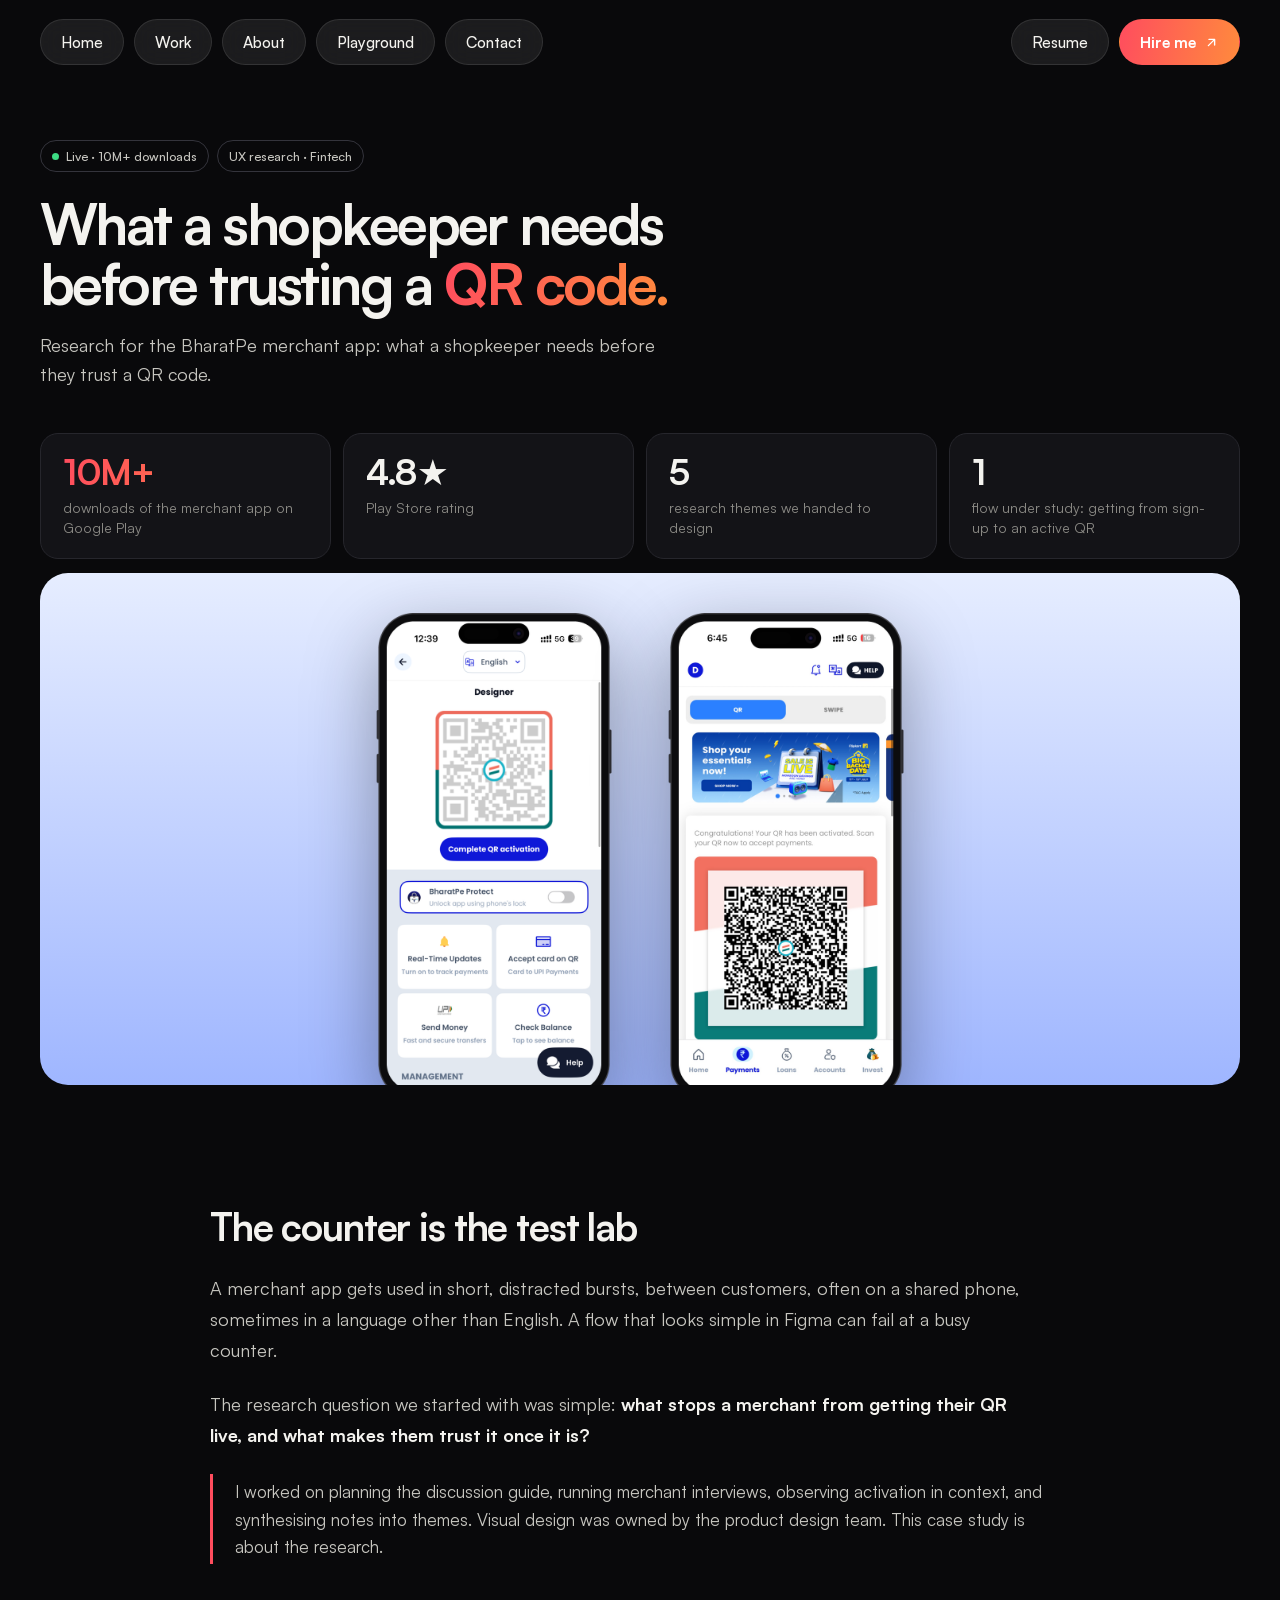
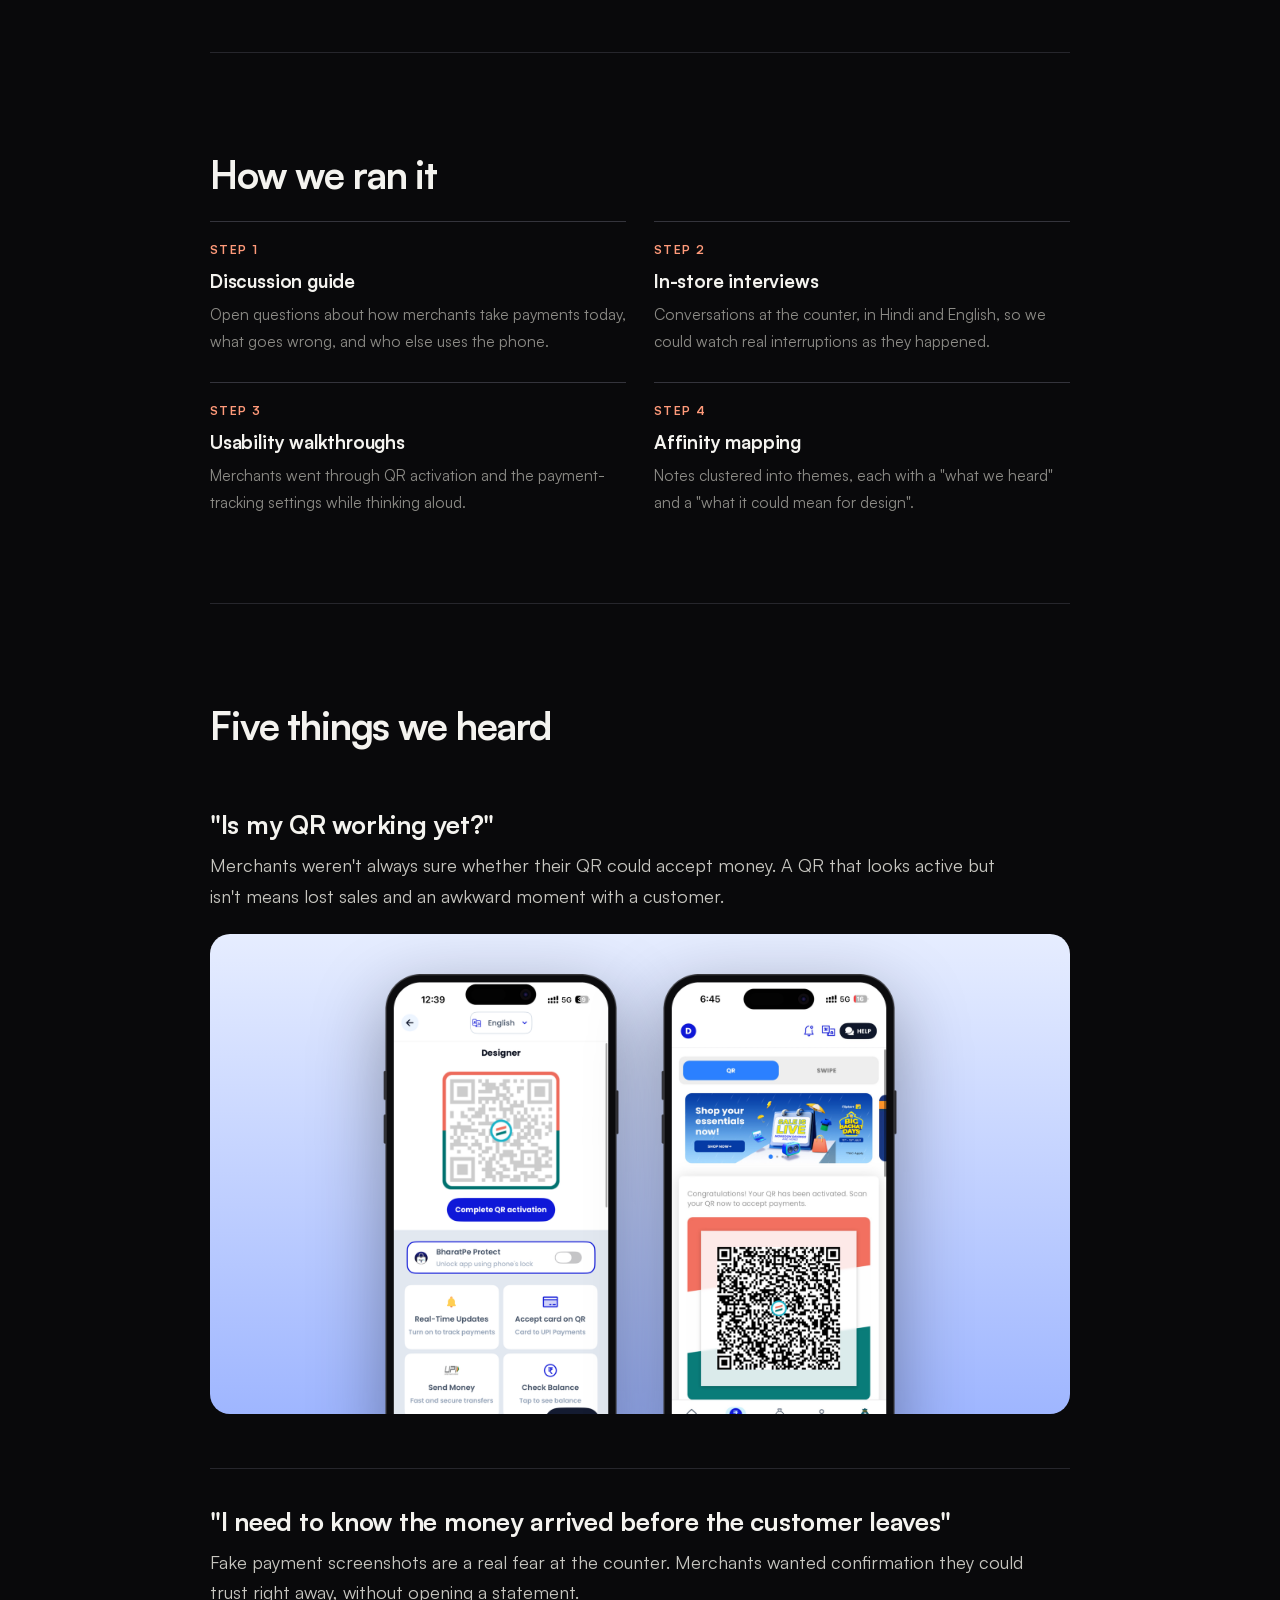
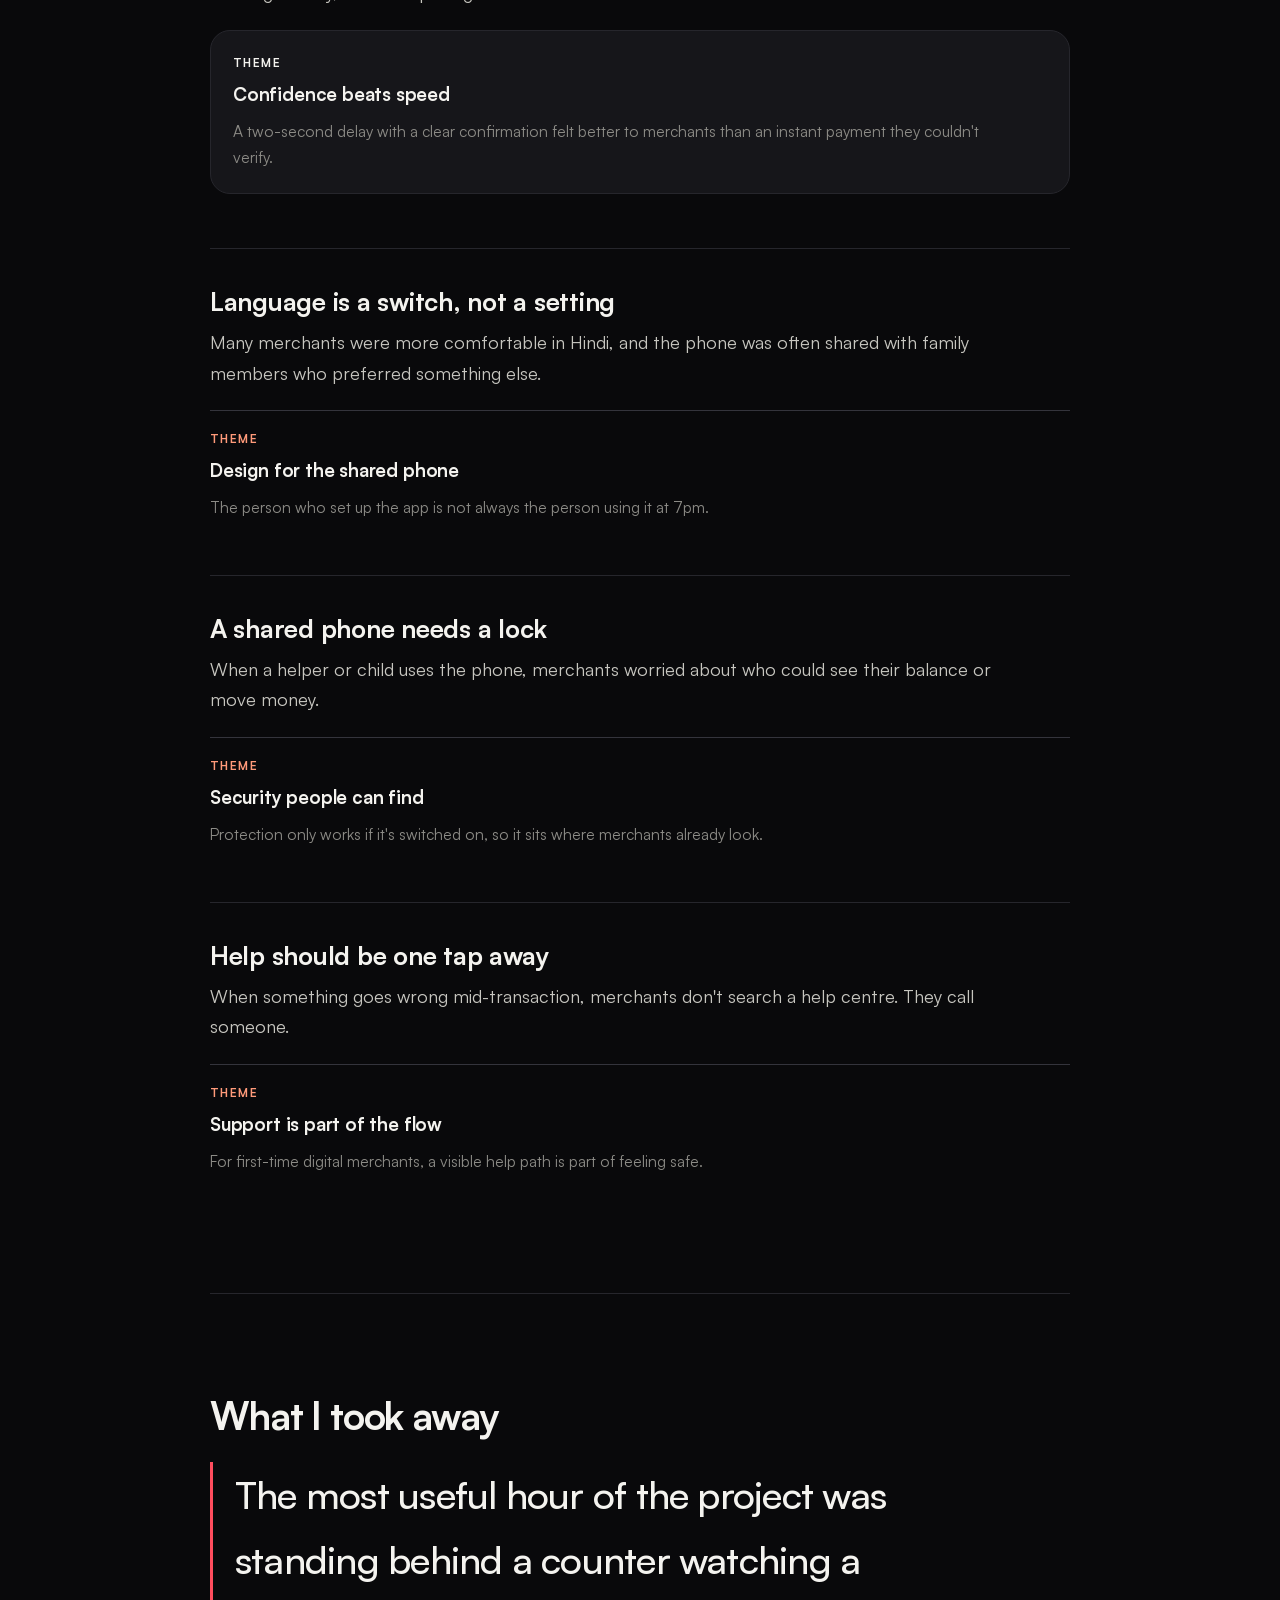
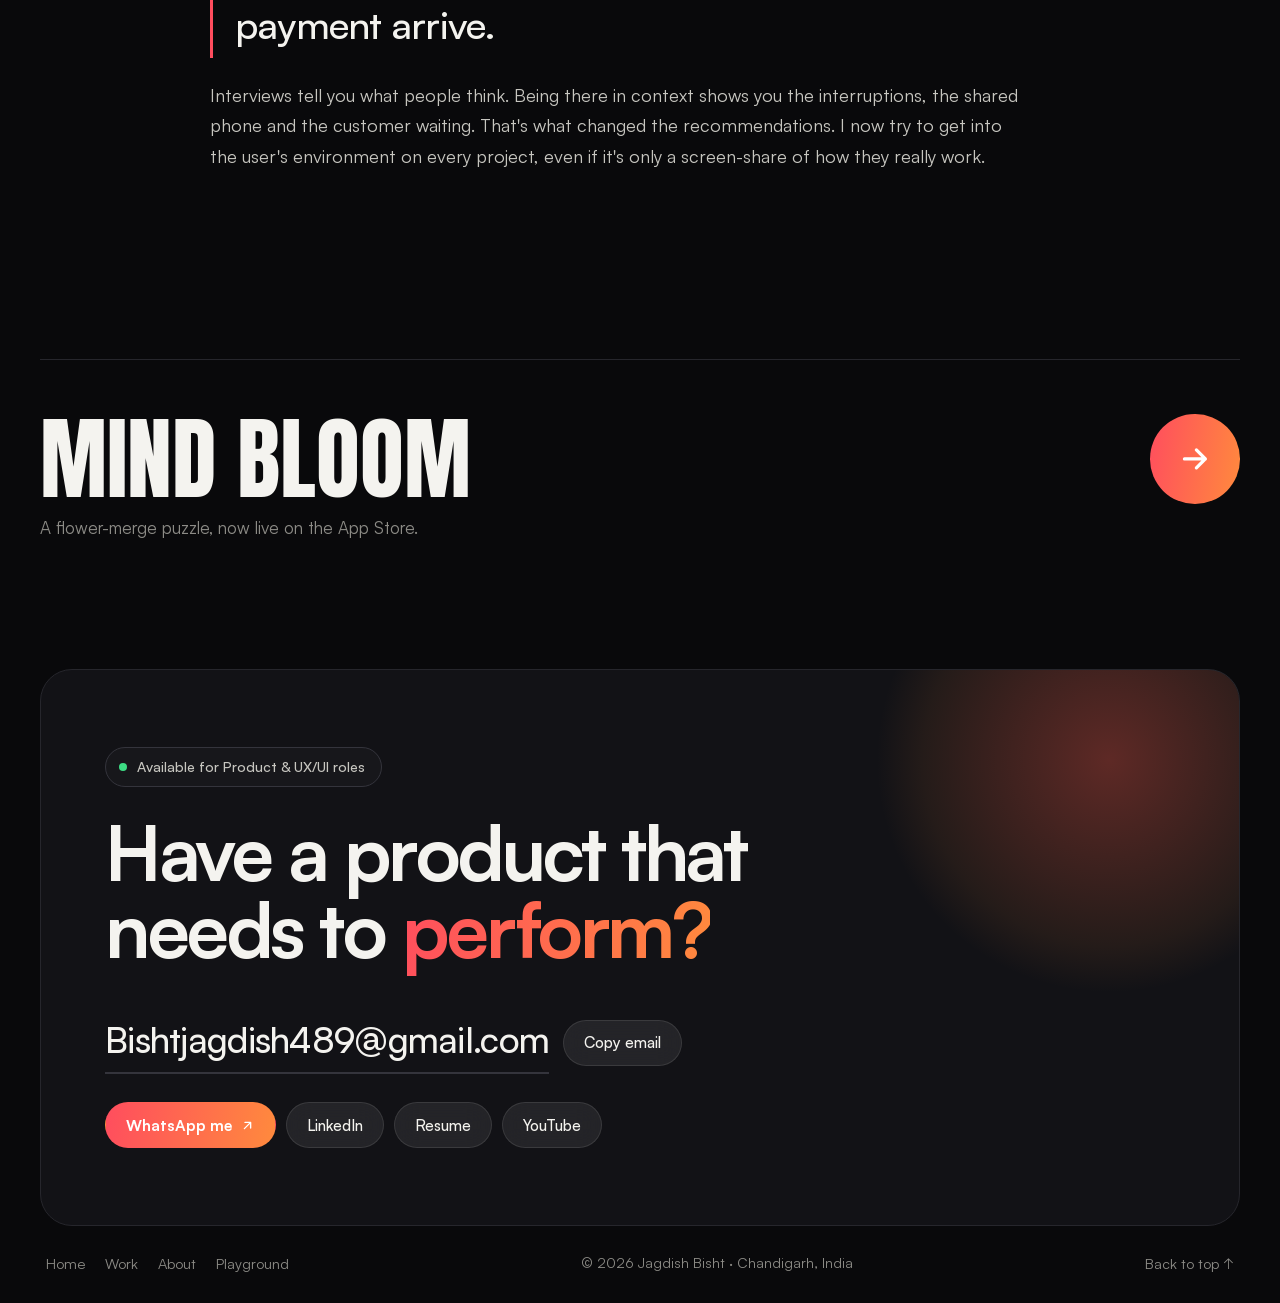
<file: bharatpe.html>
<!DOCTYPE html>
<html lang="en" class="no-js">
<head>
<meta charset="UTF-8">
<meta name="viewport" content="width=device-width, initial-scale=1">
<title>BharatPe merchant UX research — Case study by Jagdish Bisht</title>
<meta name="description" content="UX research on the BharatPe merchant app: interviewing small shop owners about QR activation, language and payment confidence, and how the findings show up in a 10M+ download fintech app.">
<meta property="og:title" content="BharatPe merchant UX research — Case study by Jagdish Bisht">
<meta property="og:description" content="UX research on the BharatPe merchant app: interviewing small shop owners about QR activation, language and payment confidence, and how the findings show up in a 10M+ download fintech app.">
<meta property="og:image" content="https://jagdish-design03.github.io/Jagdish.design/assets/img/og.png">
<meta name="twitter:card" content="summary_large_image">
<link rel="canonical" href="https://jagdish-design03.github.io/Jagdish.design/bharatpe.html">
<meta name="theme-color" content="#09090B">
<link rel="icon" href="data:image/svg+xml,<svg xmlns='http://www.w3.org/2000/svg' viewBox='0 0 64 64'><defs><linearGradient id='g' x1='0' x2='1'><stop offset='0' stop-color='%23FF4D5E'/><stop offset='1' stop-color='%23FF8A3D'/></linearGradient></defs><rect width='64' height='64' rx='16' fill='url(%23g)'/><text x='50%' y='58%' text-anchor='middle' dominant-baseline='middle' font-family='Impact,Arial Black' font-size='30' fill='white'>JB</text></svg>">
<link rel="preconnect" href="https://fonts.googleapis.com">
<link rel="preconnect" href="https://fonts.gstatic.com" crossorigin>
<link href="https://fonts.googleapis.com/css2?family=Anton&display=swap" rel="stylesheet">
<link rel="stylesheet" href="css/main.css?v=11">
<script>(function(c,l,a,r,i,t,y){c[a]=c[a]||function(){(c[a].q=c[a].q||[]).push(arguments)};t=l.createElement(r);t.async=1;t.src="https://www.clarity.ms/tag/"+i;y=l.getElementsByTagName(r)[0];y.parentNode.insertBefore(t,y);})(window,document,"clarity","script","ybke4p9ocn");</script>
</head>
<body>
<a class="skip" href="#main">Skip to content</a>
<header class="nav">
  <div class="wrap nav-in">
    <nav class="nav-links" id="navLinks" aria-label="Primary">
      <a href="index.html">Home</a>
      <a href="work.html">Work</a>
      <a href="about.html">About</a>
      <a href="playground.html">Playground</a>
      <a href="#contact">Contact</a>
      <span class="nav-mob-cta"><a href="assets/Jagdish-Bisht-Resume.pdf" target="_blank" rel="noopener">Resume</a><a href="https://wa.me/919557765467?text=Hi%20Jagdish%2C%20I%20saw%20your%20portfolio%20and%20would%20like%20to%20talk%20about%20a%20design%20role." target="_blank" rel="noopener">Hire me</a></span>
    </nav>
    <div class="nav-right">
      <a href="assets/Jagdish-Bisht-Resume.pdf" target="_blank" rel="noopener" class="pill-link">Resume</a>
      <a href="https://wa.me/919557765467?text=Hi%20Jagdish%2C%20I%20saw%20your%20portfolio%20and%20would%20like%20to%20talk%20about%20a%20design%20role." target="_blank" rel="noopener" class="pill-link pill-grad">Hire me <svg viewBox="0 0 24 24" fill="none" stroke="currentColor" stroke-width="2.2" stroke-linecap="round" stroke-linejoin="round" aria-hidden="true"><path d="M7 17 17 7M8 7h9v9"/></svg></a>
      <button class="menu-btn" aria-label="Menu" aria-expanded="false" aria-controls="navLinks"><span></span><span></span></button>
    </div>
  </div>
</header>
<main id="main">

<section class="cs-hero">
  <div class="wrap">
    <div class="csh">
      <div class="csh-l">
      <div class="chips"><span class="chip chip-live">Live · 10M+ downloads</span><span class="chip">UX research · Fintech</span></div>
      <h1>What a shopkeeper needs before trusting a <span class="serif">QR code.</span></h1>
      <p class="cs-lede">Research for the BharatPe merchant app: what a shopkeeper needs before they trust a QR code.</p>
      </div>
    </div>
    <div class="tldr">
      <div><b>10M+</b><span>downloads of the merchant app on Google Play</span></div>
      <div><b>4.8★</b><span>Play Store rating</span></div>
      <div><b>5</b><span>research themes we handed to design</span></div>
      <div><b>1</b><span>flow under study: getting from sign-up to an active QR</span></div>
    </div>
    <div class="cs-cover rv"><div class="phone-stage tint-blue" style="height:clamp(340px,40vw,560px)"><img src="assets/img/phones/bp-activate.png" alt="QR before activation" width="604" height="1222" loading="lazy"><img src="assets/img/phones/bp-live.png" alt="QR after activation" width="604" height="1222" loading="lazy"></div></div>
  </div>
</section>

<div class="wrap cs-body">
  <section class="cs-sec">
    <div class="cs-side"><h2>The counter is the test lab</h2></div>
    <div class="cs-main rv">
      <p>A merchant app gets used in short, distracted bursts, between customers, often on a shared phone, sometimes in a language other than English. A flow that looks simple in Figma can fail at a busy counter.</p>
      <p>The research question we started with was simple: <b>what stops a merchant from getting their QR live, and what makes them trust it once it is?</b></p>
      <div class="callout">I worked on planning the discussion guide, running merchant interviews, observing activation in context, and synthesising notes into themes. Visual design was owned by the product design team. This case study is about the research.</div>
    </div>
  </section>

  <section class="cs-sec">
    <div class="cs-side"><h2>How we ran it</h2></div>
    <div class="cs-main rv">
      <div class="grid-2">
        <div class="box"><span class="k">Step 1</span><h4>Discussion guide</h4><p>Open questions about how merchants take payments today, what goes wrong, and who else uses the phone.</p></div>
        <div class="box"><span class="k">Step 2</span><h4>In-store interviews</h4><p>Conversations at the counter, in Hindi and English, so we could watch real interruptions as they happened.</p></div>
        <div class="box"><span class="k">Step 3</span><h4>Usability walkthroughs</h4><p>Merchants went through QR activation and the payment-tracking settings while thinking aloud.</p></div>
        <div class="box"><span class="k">Step 4</span><h4>Affinity mapping</h4><p>Notes clustered into themes, each with a "what we heard" and a "what it could mean for design".</p></div>
      </div>
    </div>
  </section>

  <section class="cs-sec">
    <div class="cs-side"><h2>Five things we heard</h2></div>
    <div class="cs-main">
      <div class="decision rv">
        <div>
          <h3>"Is my QR working yet?"</h3>
          <p>Merchants weren't always sure whether their QR could accept money. A QR that looks active but isn't means lost sales and an awkward moment with a customer.</p>
        </div>
        <div class="phone-stage tint-blue"><img src="assets/img/phones/bp-activate.png" alt="Inactive QR" width="604" height="1222" loading="lazy"><img src="assets/img/phones/bp-live.png" alt="Active QR" width="604" height="1222" loading="lazy"></div>
      </div>
      <div class="decision flip rv">
        <div>
          <h3>"I need to know the money arrived before the customer leaves"</h3>
          <p>Fake payment screenshots are a real fear at the counter. Merchants wanted confirmation they could trust right away, without opening a statement.</p>
        </div>
        <div class="box box-dark"><span class="k" style="color:var(--accent)">Theme</span><h4>Confidence beats speed</h4><p>A two-second delay with a clear confirmation felt better to merchants than an instant payment they couldn't verify.</p></div>
      </div>
      <div class="decision rv">
        <div>
          <h3>Language is a switch, not a setting</h3>
          <p>Many merchants were more comfortable in Hindi, and the phone was often shared with family members who preferred something else.</p>
        </div>
        <div class="box"><span class="k">Theme</span><h4>Design for the shared phone</h4><p>The person who set up the app is not always the person using it at 7pm.</p></div>
      </div>
      <div class="decision flip rv">
        <div>
          <h3>A shared phone needs a lock</h3>
          <p>When a helper or child uses the phone, merchants worried about who could see their balance or move money.</p>
        </div>
        <div class="box"><span class="k">Theme</span><h4>Security people can find</h4><p>Protection only works if it's switched on, so it sits where merchants already look.</p></div>
      </div>
      <div class="decision rv">
        <div>
          <h3>Help should be one tap away</h3>
          <p>When something goes wrong mid-transaction, merchants don't search a help centre. They call someone.</p>
        </div>
        <div class="box"><span class="k">Theme</span><h4>Support is part of the flow</h4><p>For first-time digital merchants, a visible help path is part of feeling safe.</p></div>
      </div>
    </div>
  </section>

  <section class="cs-sec">
    <div class="cs-side"><h2>What I took away</h2></div>
    <div class="cs-main rv">
      <div class="reflection">
        <p class="big-quote">The most useful hour of the project was standing behind a counter watching a payment arrive.</p>
        <p style="margin-top:22px">Interviews tell you what people think. Being there in context shows you the interruptions, the shared phone and the customer waiting. That's what changed the recommendations. I now try to get into the user's environment on every project, even if it's only a screen-share of how they really work.</p>
      </div>
    </div>
  </section>
</div>

<div class="wrap">
  <a class="next" href="mindbloom.html">
        <span class="next-title"><b>Mind Bloom</b><i><svg viewBox="0 0 24 24" fill="none" stroke="currentColor" stroke-width="2.2" stroke-linecap="round" stroke-linejoin="round" aria-hidden="true"><path d="M5 12h14M13 6l6 6-6 6"/></svg></i></span>
    <p>A flower-merge puzzle, now live on the App Store.</p>
  </a>
</div>
</main>
<footer class="ft" id="contact">
  <div class="wrap">
    <div class="ft-card rv">
      <div class="ft-glow" aria-hidden="true"></div>
      <span class="pill"><span class="dot" aria-hidden="true"></span>Available for Product &amp; UX/UI roles</span>
      <h2 class="ft-title">Have a product that<br>needs to <span class="grad-text">perform?</span></h2>
      <div class="ft-mail">
        <a href="https://mail.google.com/mail/?view=cm&fs=1&to=Bishtjagdish489%40gmail.com&su=Product%20design%20role" target="_blank" rel="noopener" class="ft-email">Bishtjagdish489@gmail.com</a>
        <button type="button" class="pill-link copy-email" data-email="Bishtjagdish489@gmail.com">Copy email</button>
      </div>
      <div class="ft-actions">
        <a href="https://wa.me/919557765467?text=Hi%20Jagdish%2C%20I%20saw%20your%20portfolio%20and%20would%20like%20to%20talk%20about%20a%20design%20role." target="_blank" rel="noopener" class="pill-link pill-grad">WhatsApp me <svg viewBox="0 0 24 24" fill="none" stroke="currentColor" stroke-width="2.2" stroke-linecap="round" stroke-linejoin="round" aria-hidden="true"><path d="M7 17 17 7M8 7h9v9"/></svg></a>
        <a href="https://www.linkedin.com/in/jagdish-bisht-475baa339/" target="_blank" rel="noopener" class="pill-link">LinkedIn</a>
        <a href="assets/Jagdish-Bisht-Resume.pdf" target="_blank" rel="noopener" class="pill-link">Resume</a>
        <a href="https://www.youtube.com/@joybishtux" target="_blank" rel="noopener" class="pill-link">YouTube</a>
      </div>
    </div>
    <div class="ft-bottom">
      <nav class="ft-nav" aria-label="Footer">
        <a href="index.html">Home</a><a href="work.html">Work</a><a href="about.html">About</a><a href="playground.html">Playground</a>
      </nav>
      <span class="ft-meta">© <span id="year">2026</span> Jagdish Bisht · Chandigarh, India</span>
      <a href="#" class="ft-top" onclick="window.scrollTo({top:0,behavior:'smooth'});return false;">Back to top ↑</a>
    </div>
  </div>
</footer>
<script src="js/main.js?v=7"></script>
</body>
</html>
</file>
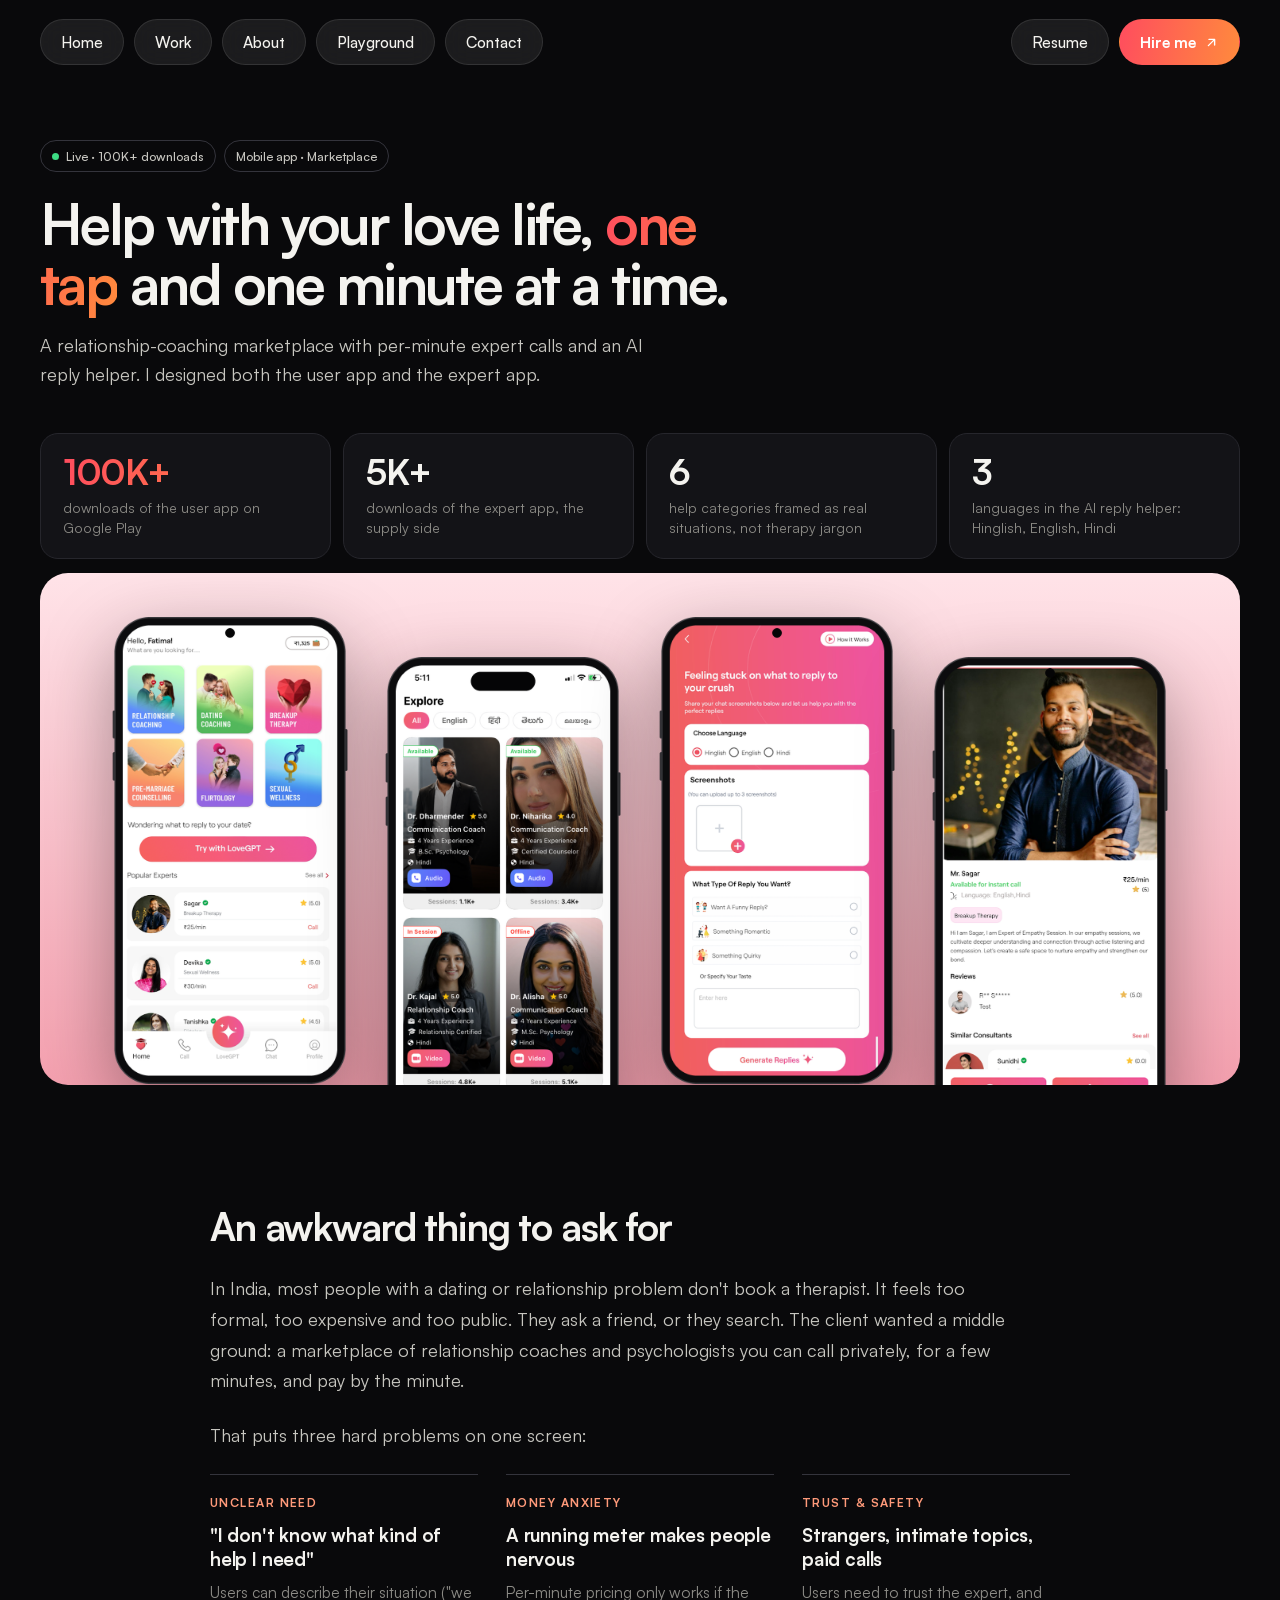
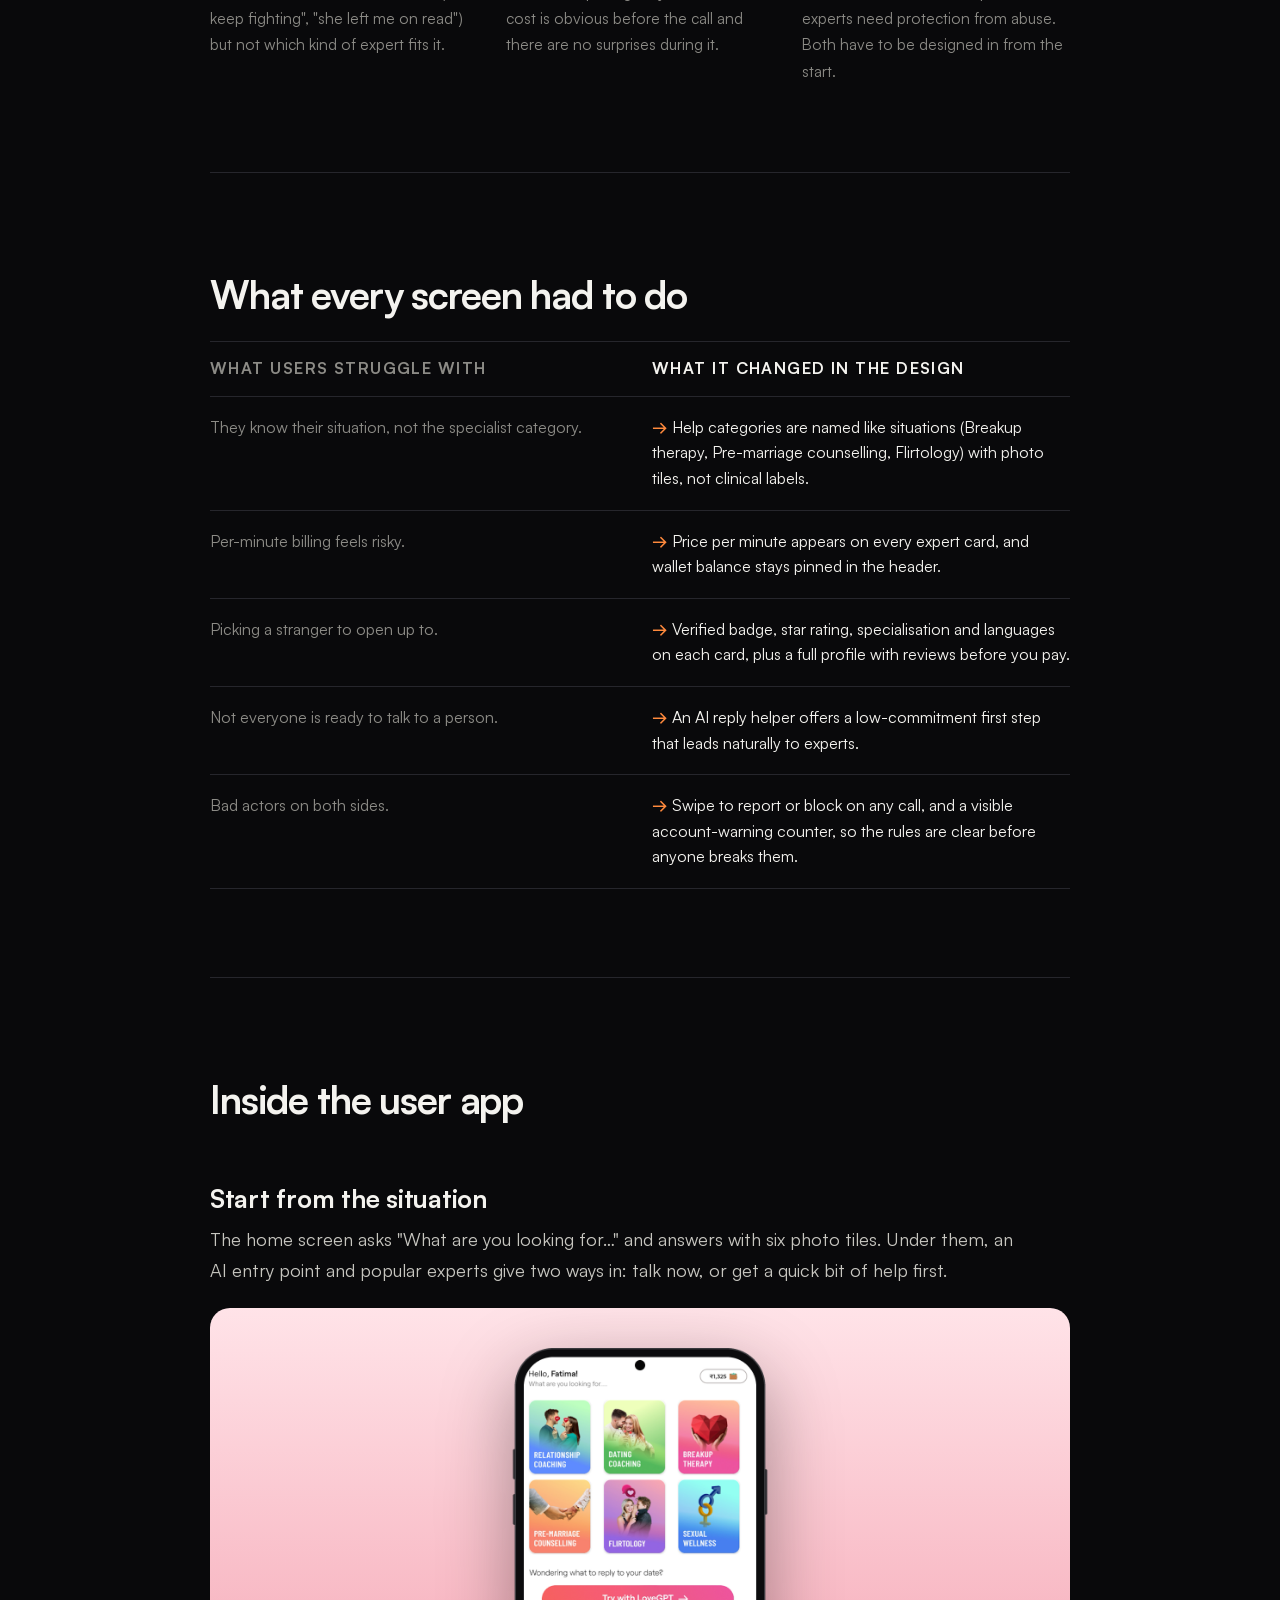
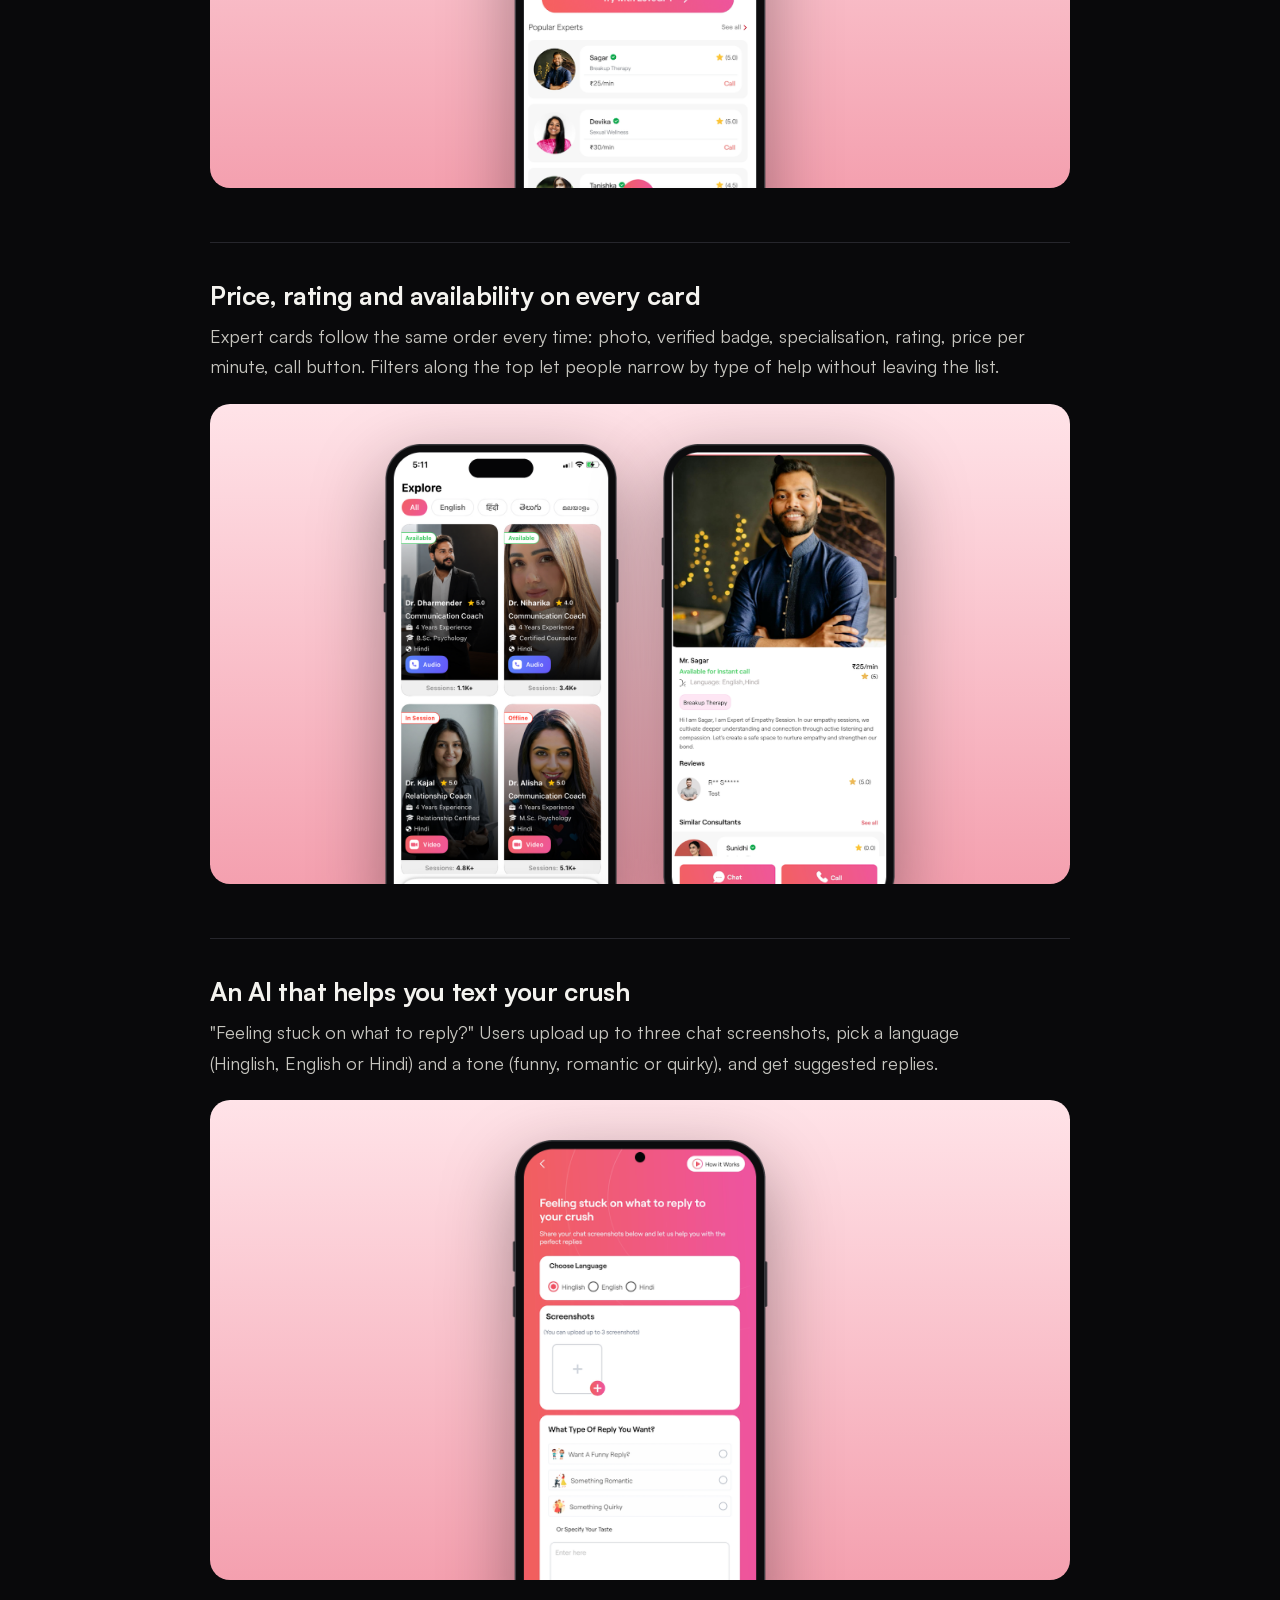
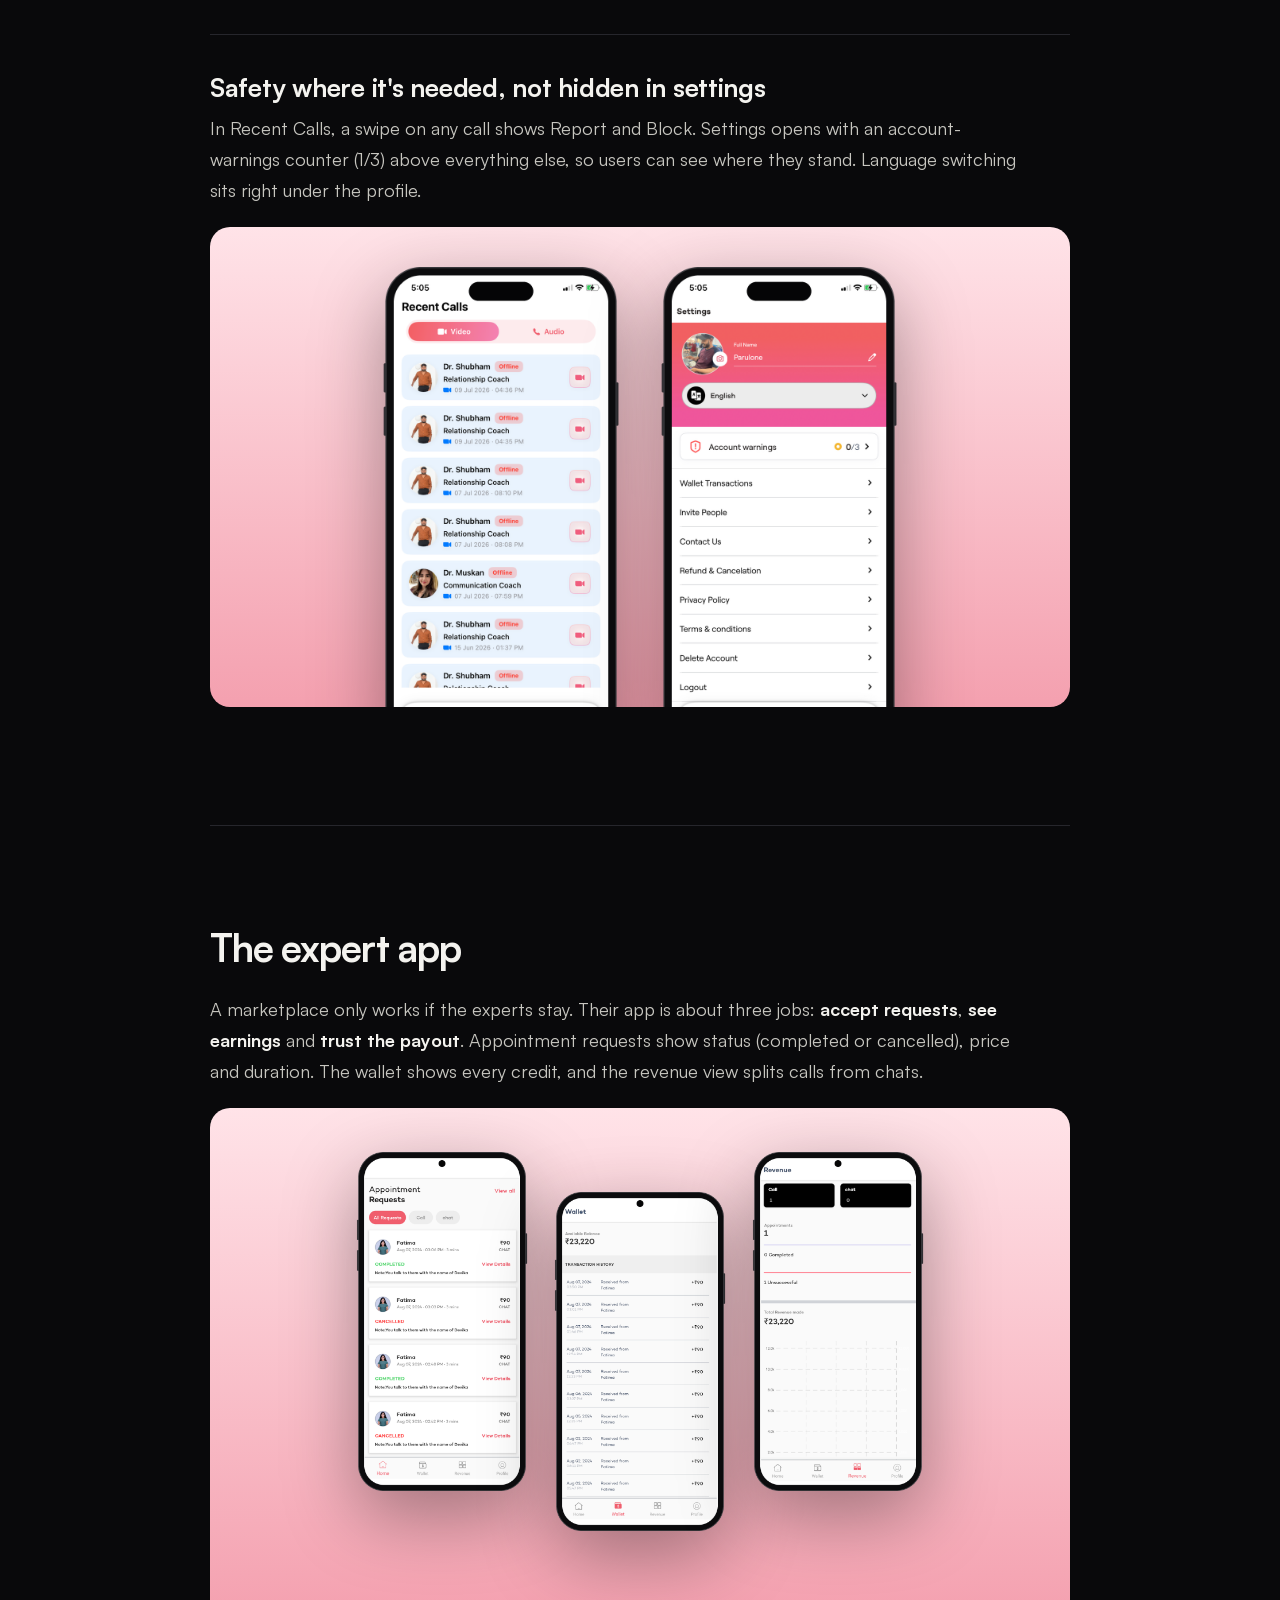
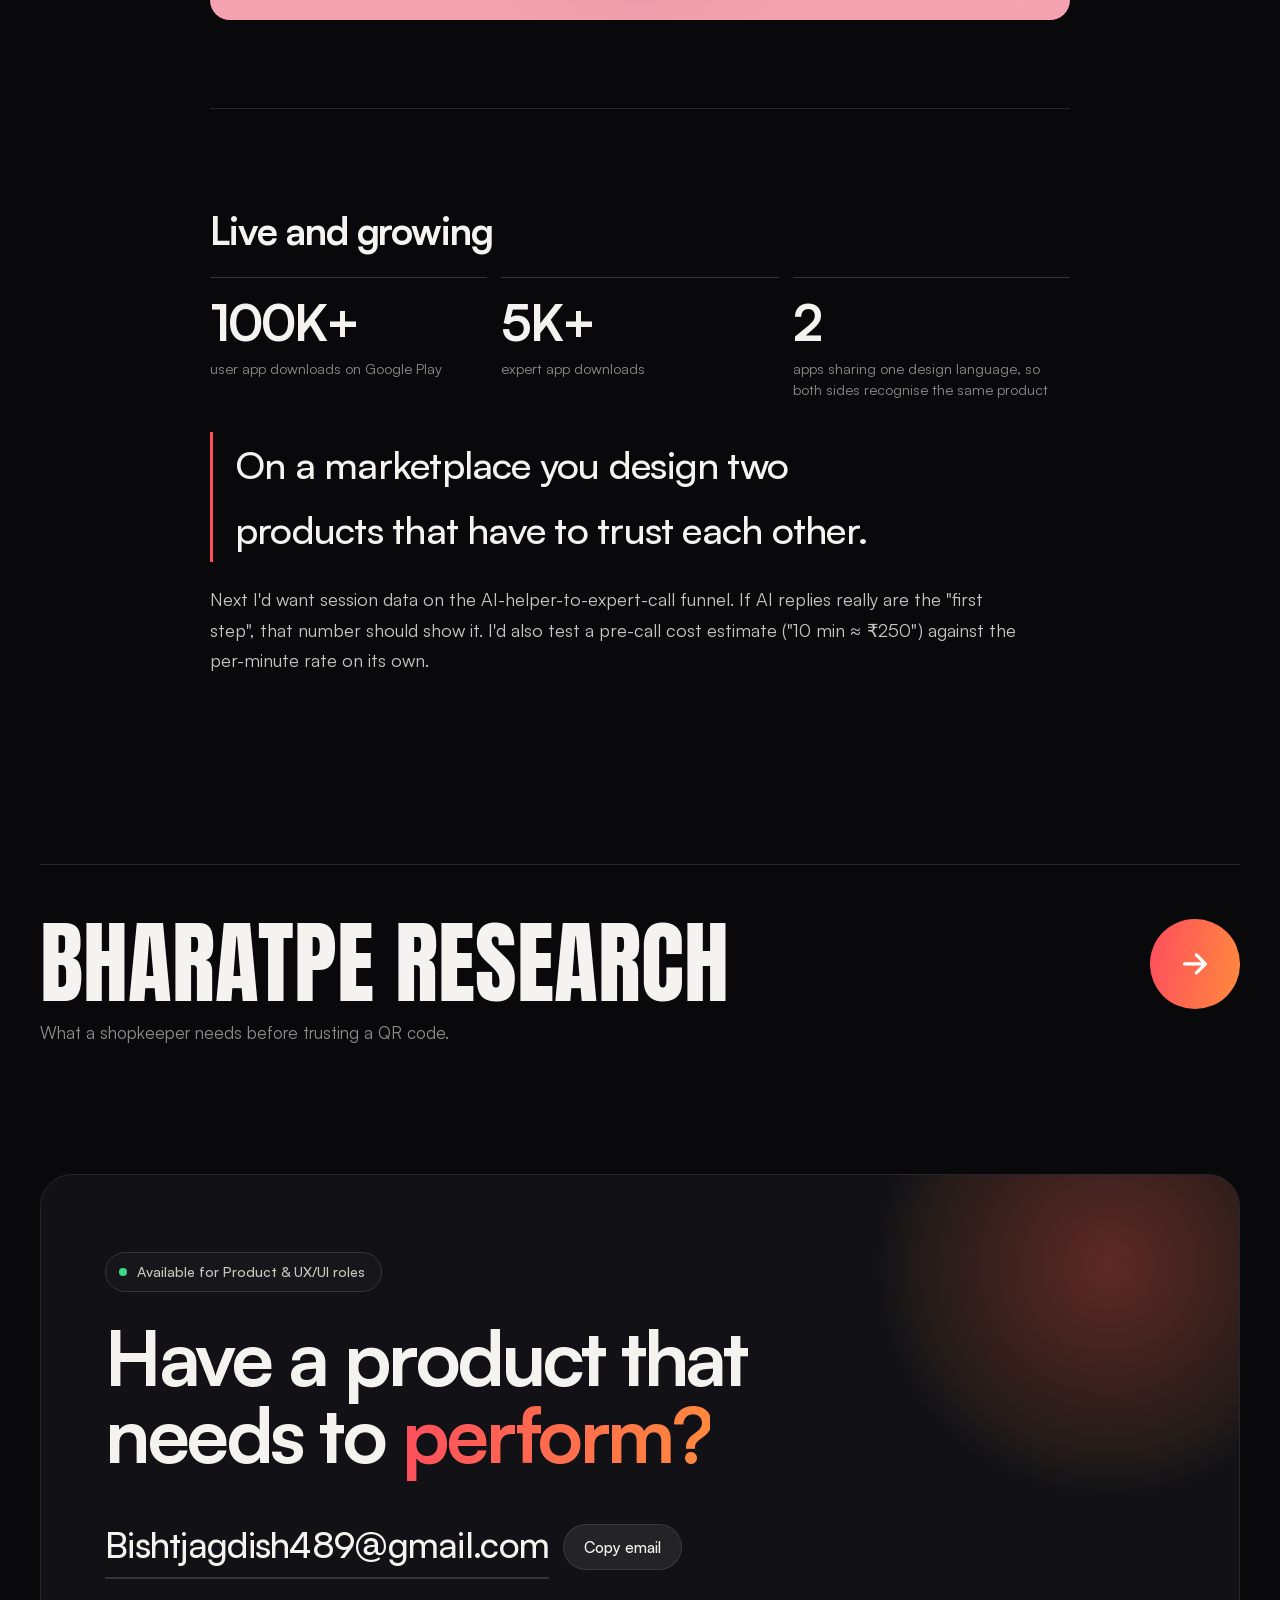
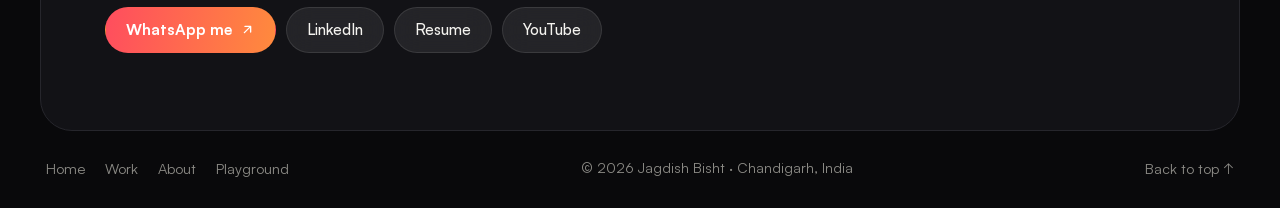
<file: dating-app.html>
<!DOCTYPE html>
<html lang="en" class="no-js">
<head>
<meta charset="UTF-8">
<meta name="viewport" content="width=device-width, initial-scale=1">
<title>Dating & relationship-coaching app (100K+ downloads) — Case study by Jagdish Bisht</title>
<meta name="description" content="How I designed both sides of a live relationship-coaching marketplace: pay-per-minute expert calls, an AI reply helper, and safety built into every list. 100K+ downloads on Google Play.">
<meta property="og:title" content="Dating & relationship-coaching app (100K+ downloads) — Case study by Jagdish Bisht">
<meta property="og:description" content="How I designed both sides of a live relationship-coaching marketplace: pay-per-minute expert calls, an AI reply helper, and safety built into every list. 100K+ downloads on Google Play.">
<meta property="og:image" content="https://jagdish-design03.github.io/Jagdish.design/assets/img/og.png">
<meta name="twitter:card" content="summary_large_image">
<link rel="canonical" href="https://jagdish-design03.github.io/Jagdish.design/dating-app.html">
<meta name="theme-color" content="#09090B">
<link rel="icon" href="data:image/svg+xml,<svg xmlns='http://www.w3.org/2000/svg' viewBox='0 0 64 64'><defs><linearGradient id='g' x1='0' x2='1'><stop offset='0' stop-color='%23FF4D5E'/><stop offset='1' stop-color='%23FF8A3D'/></linearGradient></defs><rect width='64' height='64' rx='16' fill='url(%23g)'/><text x='50%' y='58%' text-anchor='middle' dominant-baseline='middle' font-family='Impact,Arial Black' font-size='30' fill='white'>JB</text></svg>">
<link rel="preconnect" href="https://fonts.googleapis.com">
<link rel="preconnect" href="https://fonts.gstatic.com" crossorigin>
<link href="https://fonts.googleapis.com/css2?family=Anton&display=swap" rel="stylesheet">
<link rel="stylesheet" href="css/main.css?v=11">
<script>(function(c,l,a,r,i,t,y){c[a]=c[a]||function(){(c[a].q=c[a].q||[]).push(arguments)};t=l.createElement(r);t.async=1;t.src="https://www.clarity.ms/tag/"+i;y=l.getElementsByTagName(r)[0];y.parentNode.insertBefore(t,y);})(window,document,"clarity","script","ybke4p9ocn");</script>
</head>
<body>
<a class="skip" href="#main">Skip to content</a>
<header class="nav">
  <div class="wrap nav-in">
    <nav class="nav-links" id="navLinks" aria-label="Primary">
      <a href="index.html">Home</a>
      <a href="work.html">Work</a>
      <a href="about.html">About</a>
      <a href="playground.html">Playground</a>
      <a href="#contact">Contact</a>
      <span class="nav-mob-cta"><a href="assets/Jagdish-Bisht-Resume.pdf" target="_blank" rel="noopener">Resume</a><a href="https://wa.me/919557765467?text=Hi%20Jagdish%2C%20I%20saw%20your%20portfolio%20and%20would%20like%20to%20talk%20about%20a%20design%20role." target="_blank" rel="noopener">Hire me</a></span>
    </nav>
    <div class="nav-right">
      <a href="assets/Jagdish-Bisht-Resume.pdf" target="_blank" rel="noopener" class="pill-link">Resume</a>
      <a href="https://wa.me/919557765467?text=Hi%20Jagdish%2C%20I%20saw%20your%20portfolio%20and%20would%20like%20to%20talk%20about%20a%20design%20role." target="_blank" rel="noopener" class="pill-link pill-grad">Hire me <svg viewBox="0 0 24 24" fill="none" stroke="currentColor" stroke-width="2.2" stroke-linecap="round" stroke-linejoin="round" aria-hidden="true"><path d="M7 17 17 7M8 7h9v9"/></svg></a>
      <button class="menu-btn" aria-label="Menu" aria-expanded="false" aria-controls="navLinks"><span></span><span></span></button>
    </div>
  </div>
</header>
<main id="main">

<section class="cs-hero">
  <div class="wrap">
    <div class="csh">
      <div class="csh-l">
      <div class="chips"><span class="chip chip-live">Live · 100K+ downloads</span><span class="chip">Mobile app · Marketplace</span></div>
      <h1>Help with your love life, <span class="serif">one tap</span> and one minute at a time.</h1>
      <p class="cs-lede">A relationship-coaching marketplace with per-minute expert calls and an AI reply helper. I designed both the user app and the expert app.</p>
      </div>
    </div>
    <div class="tldr">
      <div><b>100K+</b><span>downloads of the user app on Google Play</span></div>
      <div><b>5K+</b><span>downloads of the expert app, the supply side</span></div>
      <div><b>6</b><span>help categories framed as real situations, not therapy jargon</span></div>
      <div><b>3</b><span>languages in the AI reply helper: Hinglish, English, Hindi</span></div>
    </div>
    <div class="cs-cover rv"><div class="phone-stage row4 tint-pink"><img src="assets/img/phones/date-home.png" alt="Home: help categories" width="604" height="1175" loading="lazy"><img src="assets/img/phones/date-explore.png" alt="Explore experts" width="604" height="1212" loading="lazy"><img src="assets/img/phones/date-ai.png" alt="AI reply helper" width="604" height="1175" loading="lazy"><img src="assets/img/phones/date-profile.png" alt="Expert profile" width="604" height="1175" loading="lazy"></div></div>
    
  </div>
</section>

<div class="wrap cs-body">
  <section class="cs-sec">
    <div class="cs-side"><h2>An awkward thing to ask for</h2></div>
    <div class="cs-main rv">
      <p>In India, most people with a dating or relationship problem don't book a therapist. It feels too formal, too expensive and too public. They ask a friend, or they search. The client wanted a middle ground: a marketplace of relationship coaches and psychologists you can call privately, for a few minutes, and pay by the minute.</p>
      <p>That puts three hard problems on one screen:</p>
      <div class="grid-3">
        <div class="box"><span class="k">Unclear need</span><h4>"I don't know what kind of help I need"</h4><p>Users can describe their situation ("we keep fighting", "she left me on read") but not which kind of expert fits it.</p></div>
        <div class="box"><span class="k">Money anxiety</span><h4>A running meter makes people nervous</h4><p>Per-minute pricing only works if the cost is obvious before the call and there are no surprises during it.</p></div>
        <div class="box"><span class="k">Trust &amp; safety</span><h4>Strangers, intimate topics, paid calls</h4><p>Users need to trust the expert, and experts need protection from abuse. Both have to be designed in from the start.</p></div>
      </div>
    </div>
  </section>

  <section class="cs-sec">
    <div class="cs-side"><h2>What every screen had to do</h2></div>
    <div class="cs-main rv">
      <div class="itable">
        <div class="row head"><div>What users struggle with</div><div>What it changed in the design</div></div>
        <div class="row"><div>They know their situation, not the specialist category.</div><div>Help categories are named like situations (Breakup therapy, Pre-marriage counselling, Flirtology) with photo tiles, not clinical labels.</div></div>
        <div class="row"><div>Per-minute billing feels risky.</div><div>Price per minute appears on every expert card, and wallet balance stays pinned in the header.</div></div>
        <div class="row"><div>Picking a stranger to open up to.</div><div>Verified badge, star rating, specialisation and languages on each card, plus a full profile with reviews before you pay.</div></div>
        <div class="row"><div>Not everyone is ready to talk to a person.</div><div>An AI reply helper offers a low-commitment first step that leads naturally to experts.</div></div>
        <div class="row"><div>Bad actors on both sides.</div><div>Swipe to report or block on any call, and a visible account-warning counter, so the rules are clear before anyone breaks them.</div></div>
      </div>
    </div>
  </section>

  <section class="cs-sec">
    <div class="cs-side"><h2>Inside the user app</h2></div>
    <div class="cs-main">
      <div class="decision rv">
        <div>
          <h3>Start from the situation</h3>
          <p>The home screen asks "What are you looking for…" and answers with six photo tiles. Under them, an AI entry point and popular experts give two ways in: talk now, or get a quick bit of help first.</p>
        </div>
        <div class="phone-stage solo tint-pink"><img src="assets/img/phones/date-home.png" alt="Home screen" width="604" height="1175" loading="lazy"></div>
      </div>
      <div class="decision flip rv">
        <div>
          <h3>Price, rating and availability on every card</h3>
          <p>Expert cards follow the same order every time: photo, verified badge, specialisation, rating, price per minute, call button. Filters along the top let people narrow by type of help without leaving the list.</p>
        </div>
        <div class="phone-stage tint-pink"><img src="assets/img/phones/date-explore.png" alt="Explore experts" width="604" height="1212" loading="lazy"><img src="assets/img/phones/date-profile.png" alt="Expert profile" width="604" height="1175" loading="lazy"></div>
      </div>
      <div class="decision rv">
        <div>
          <h3>An AI that helps you text your crush</h3>
          <p>"Feeling stuck on what to reply?" Users upload up to three chat screenshots, pick a language (Hinglish, English or Hindi) and a tone (funny, romantic or quirky), and get suggested replies.</p>
        </div>
        <div class="phone-stage solo tint-pink"><img src="assets/img/phones/date-ai.png" alt="AI reply helper" width="604" height="1175" loading="lazy"></div>
      </div>
      <div class="decision flip rv">
        <div>
          <h3>Safety where it's needed, not hidden in settings</h3>
          <p>In Recent Calls, a swipe on any call shows Report and Block. Settings opens with an account-warnings counter (1/3) above everything else, so users can see where they stand. Language switching sits right under the profile.</p>
        </div>
        <div class="phone-stage tint-pink"><img src="assets/img/phones/date-recents.png" alt="Recent calls" width="604" height="1212" loading="lazy"><img src="assets/img/phones/date-settings.png" alt="Settings with account warnings" width="604" height="1212" loading="lazy"></div>
      </div>
    </div>
  </section>

  <section class="cs-sec">
    <div class="cs-side"><h2>The expert app</h2></div>
    <div class="cs-main rv">
      <p>A marketplace only works if the experts stay. Their app is about three jobs: <b>accept requests</b>, <b>see earnings</b> and <b>trust the payout</b>. Appointment requests show status (completed or cancelled), price and duration. The wallet shows every credit, and the revenue view splits calls from chats.</p>
      <div class="phone-stage row4 tint-pink" style="margin-top:22px"><img src="assets/img/phones/expert-requests.png" alt="Expert: appointment requests" width="604" height="1175" loading="lazy"><img src="assets/img/phones/expert-wallet.png" alt="Expert: wallet" width="604" height="1175" loading="lazy"><img src="assets/img/phones/expert-revenue.png" alt="Expert: revenue" width="604" height="1175" loading="lazy"></div>
    </div>
  </section>

  <section class="cs-sec">
    <div class="cs-side"><h2>Live and growing</h2></div>
    <div class="cs-main rv">
      <div class="stat-row">
        <div><b>100K+</b><span>user app downloads on Google Play</span></div>
        <div><b>5K+</b><span>expert app downloads</span></div>
        <div><b>2</b><span>apps sharing one design language, so both sides recognise the same product</span></div>
      </div>
      <div class="reflection" style="margin-top:32px">
        <p class="big-quote">On a marketplace you design two products that have to trust each other.</p>
        <p style="margin-top:22px">Next I'd want session data on the AI-helper-to-expert-call funnel. If AI replies really are the "first step", that number should show it. I'd also test a pre-call cost estimate ("10 min ≈ ₹250") against the per-minute rate on its own.</p>
      </div>
    </div>
  </section>
</div>

<div class="wrap">
  <a class="next" href="bharatpe.html">
        <span class="next-title"><b>BharatPe research</b><i><svg viewBox="0 0 24 24" fill="none" stroke="currentColor" stroke-width="2.2" stroke-linecap="round" stroke-linejoin="round" aria-hidden="true"><path d="M5 12h14M13 6l6 6-6 6"/></svg></i></span>
    <p>What a shopkeeper needs before trusting a QR code.</p>
  </a>
</div>
</main>
<footer class="ft" id="contact">
  <div class="wrap">
    <div class="ft-card rv">
      <div class="ft-glow" aria-hidden="true"></div>
      <span class="pill"><span class="dot" aria-hidden="true"></span>Available for Product &amp; UX/UI roles</span>
      <h2 class="ft-title">Have a product that<br>needs to <span class="grad-text">perform?</span></h2>
      <div class="ft-mail">
        <a href="https://mail.google.com/mail/?view=cm&fs=1&to=Bishtjagdish489%40gmail.com&su=Product%20design%20role" target="_blank" rel="noopener" class="ft-email">Bishtjagdish489@gmail.com</a>
        <button type="button" class="pill-link copy-email" data-email="Bishtjagdish489@gmail.com">Copy email</button>
      </div>
      <div class="ft-actions">
        <a href="https://wa.me/919557765467?text=Hi%20Jagdish%2C%20I%20saw%20your%20portfolio%20and%20would%20like%20to%20talk%20about%20a%20design%20role." target="_blank" rel="noopener" class="pill-link pill-grad">WhatsApp me <svg viewBox="0 0 24 24" fill="none" stroke="currentColor" stroke-width="2.2" stroke-linecap="round" stroke-linejoin="round" aria-hidden="true"><path d="M7 17 17 7M8 7h9v9"/></svg></a>
        <a href="https://www.linkedin.com/in/jagdish-bisht-475baa339/" target="_blank" rel="noopener" class="pill-link">LinkedIn</a>
        <a href="assets/Jagdish-Bisht-Resume.pdf" target="_blank" rel="noopener" class="pill-link">Resume</a>
        <a href="https://www.youtube.com/@joybishtux" target="_blank" rel="noopener" class="pill-link">YouTube</a>
      </div>
    </div>
    <div class="ft-bottom">
      <nav class="ft-nav" aria-label="Footer">
        <a href="index.html">Home</a><a href="work.html">Work</a><a href="about.html">About</a><a href="playground.html">Playground</a>
      </nav>
      <span class="ft-meta">© <span id="year">2026</span> Jagdish Bisht · Chandigarh, India</span>
      <a href="#" class="ft-top" onclick="window.scrollTo({top:0,behavior:'smooth'});return false;">Back to top ↑</a>
    </div>
  </div>
</footer>
<script src="js/main.js?v=7"></script>
</body>
</html>
</file>
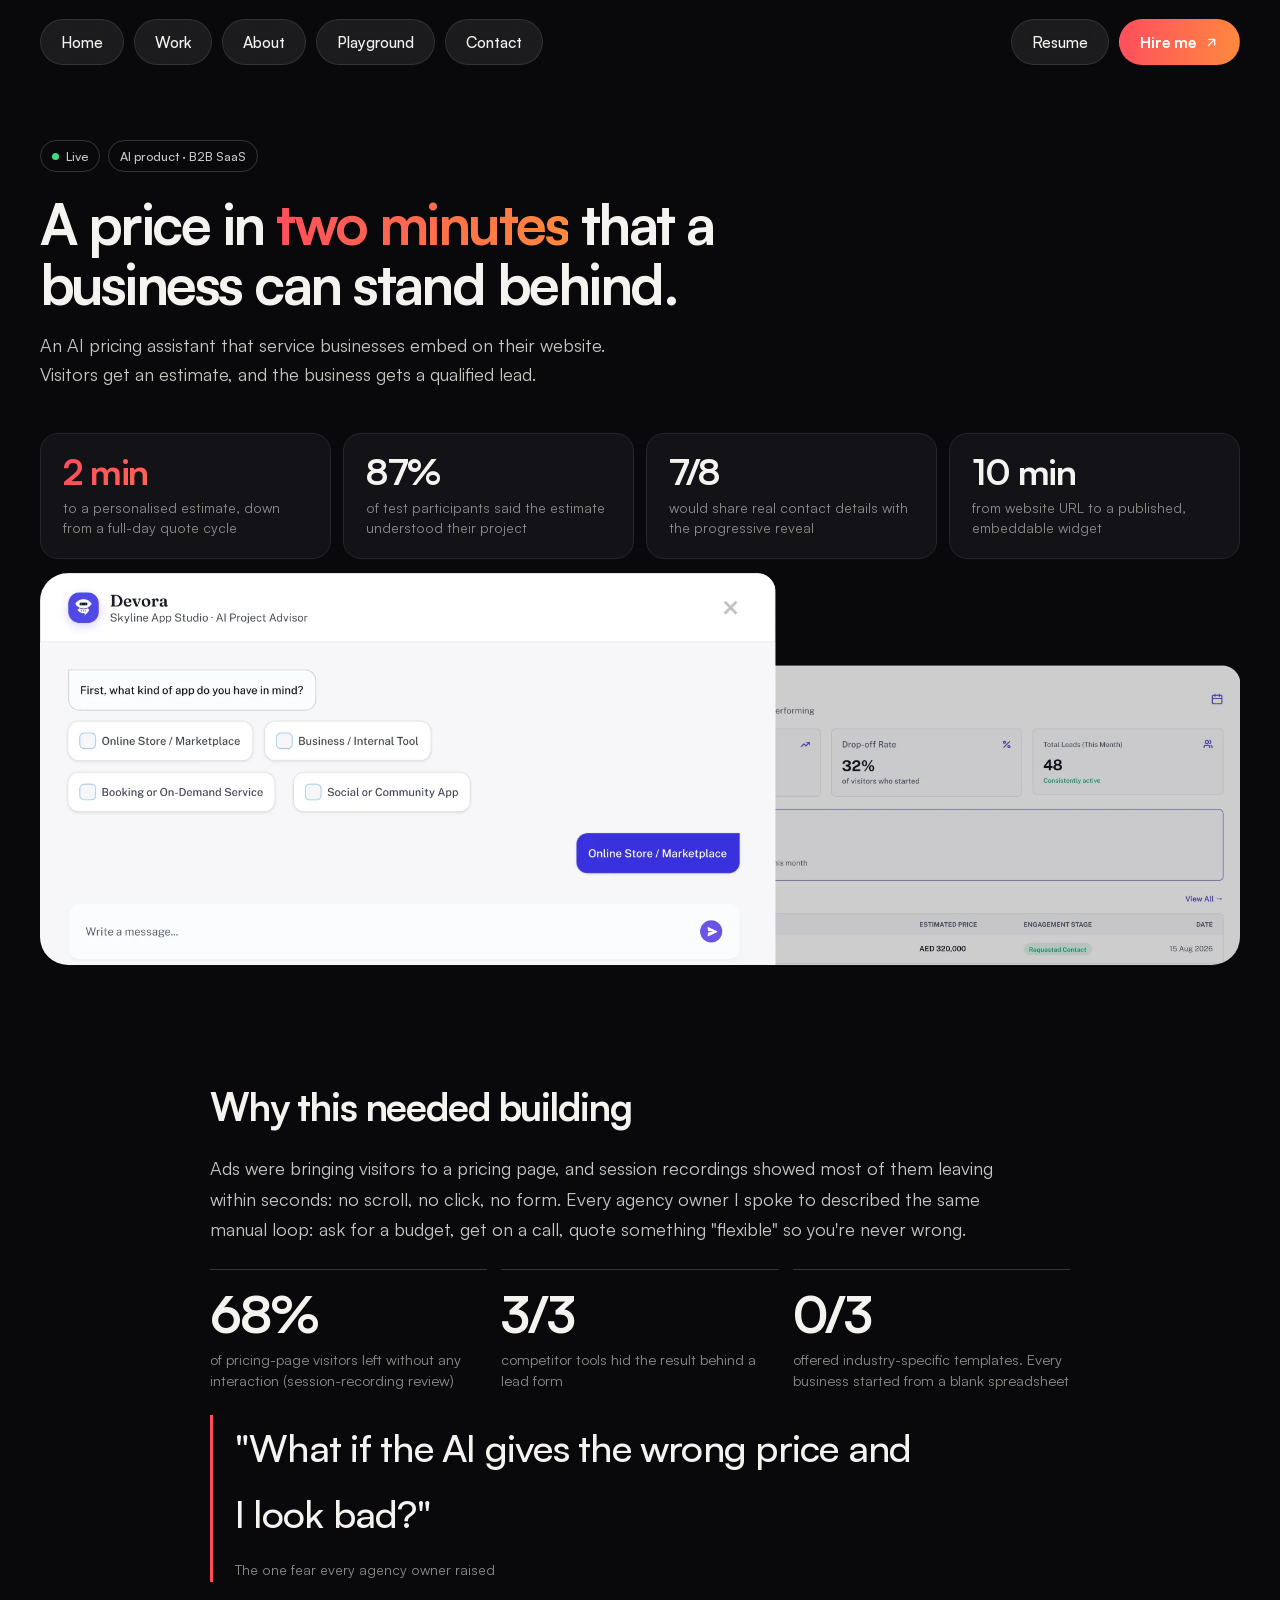
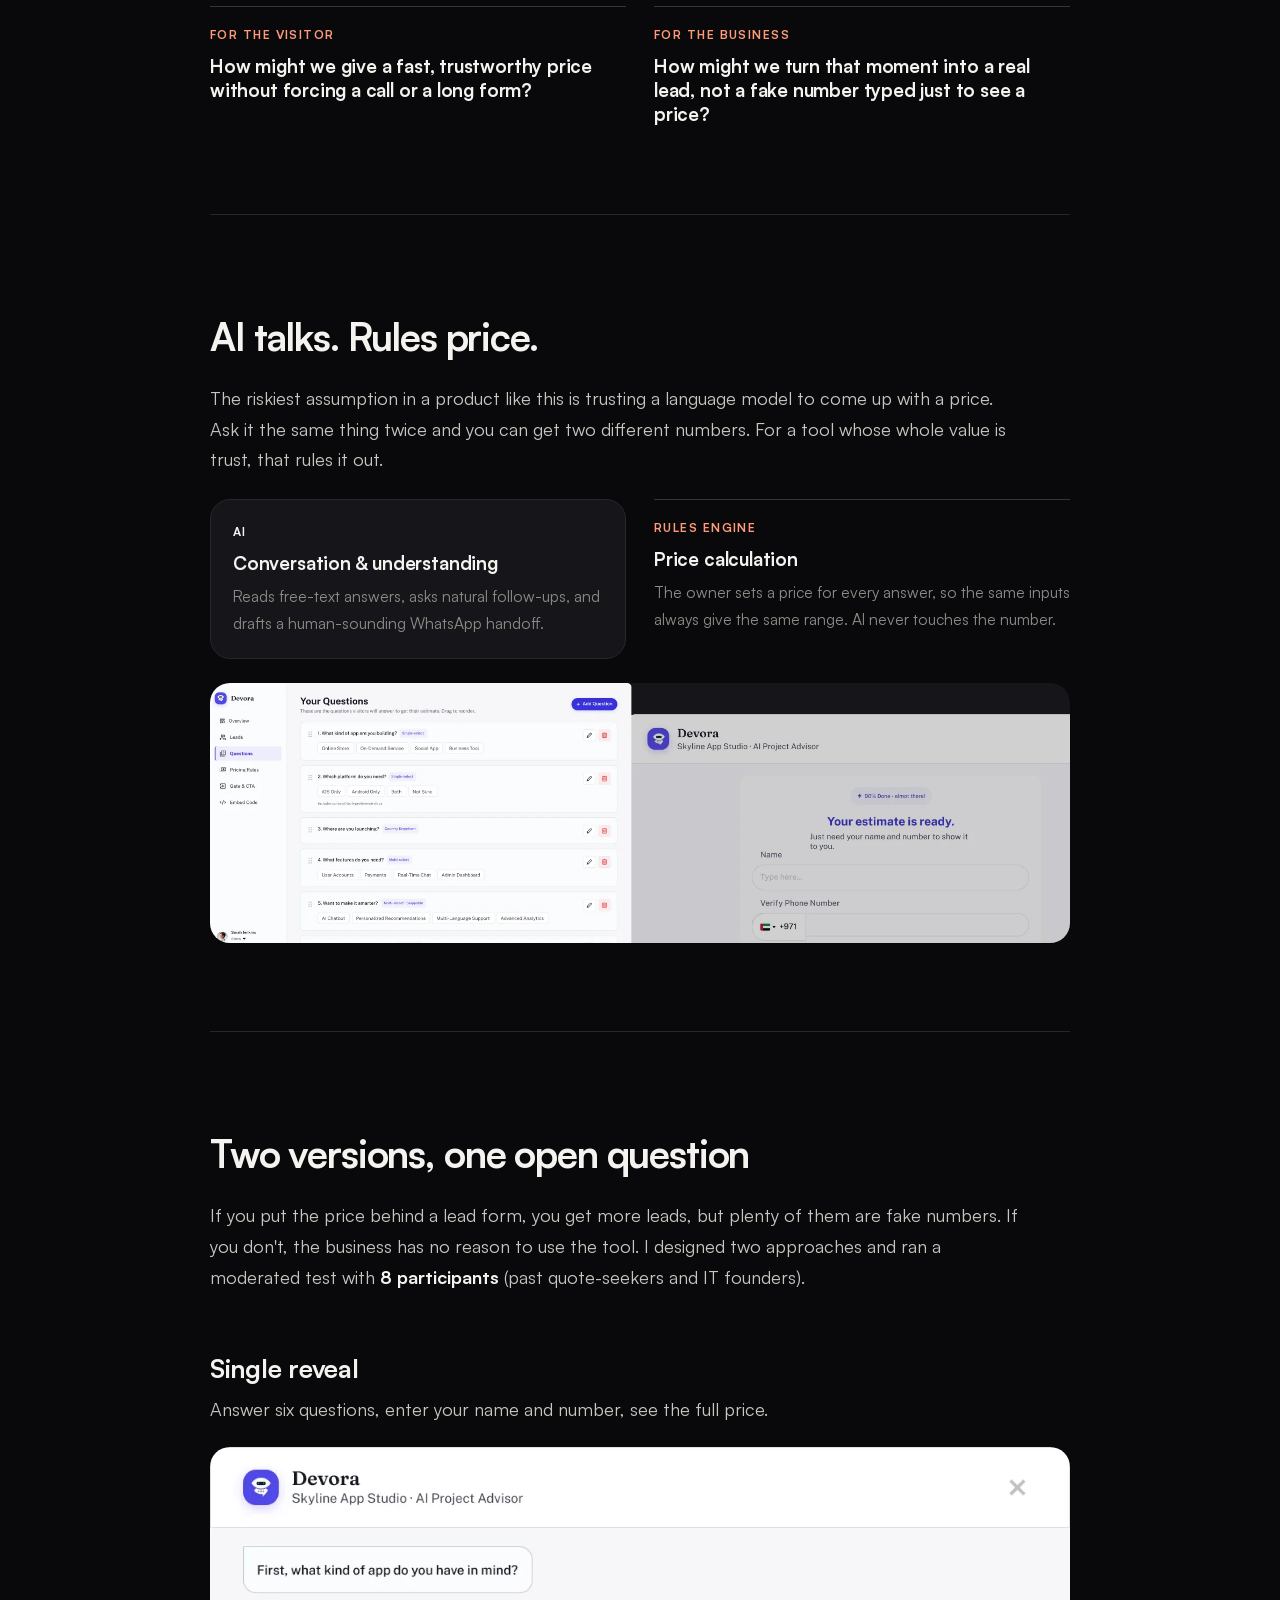
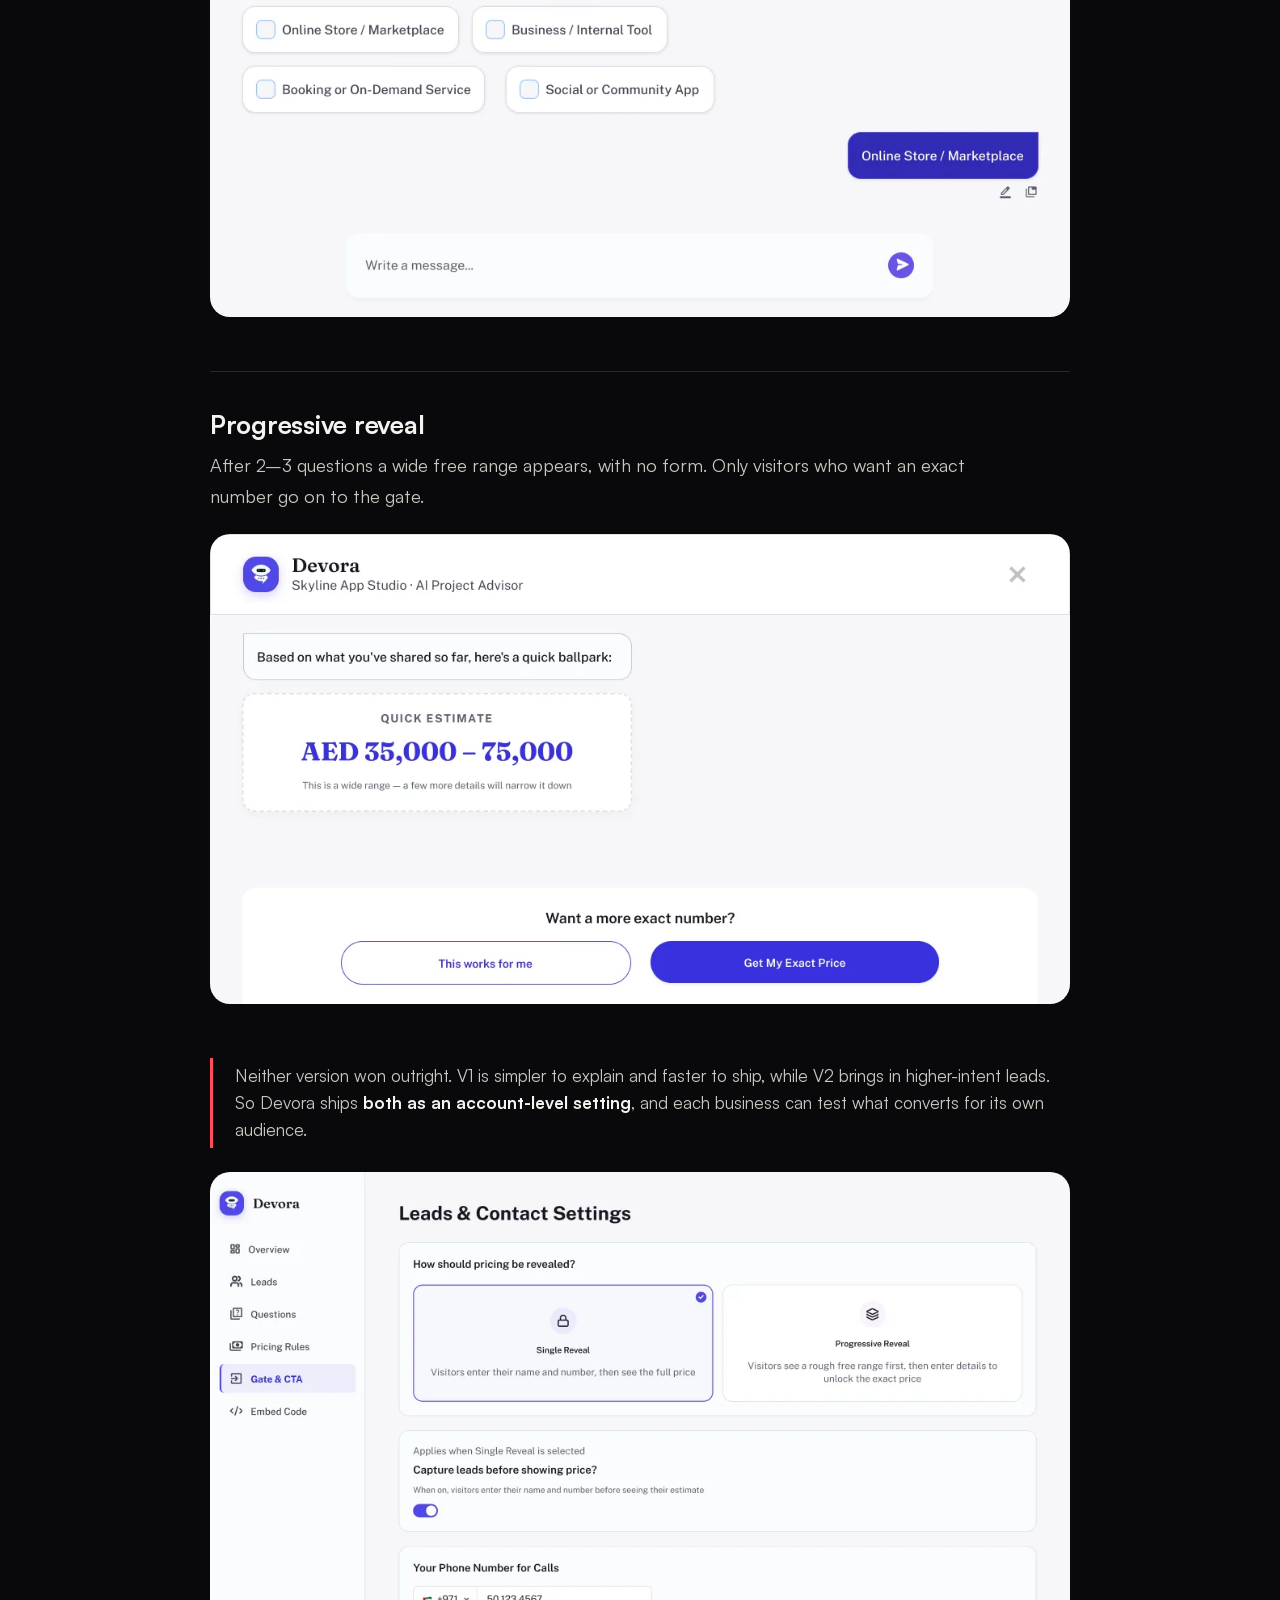
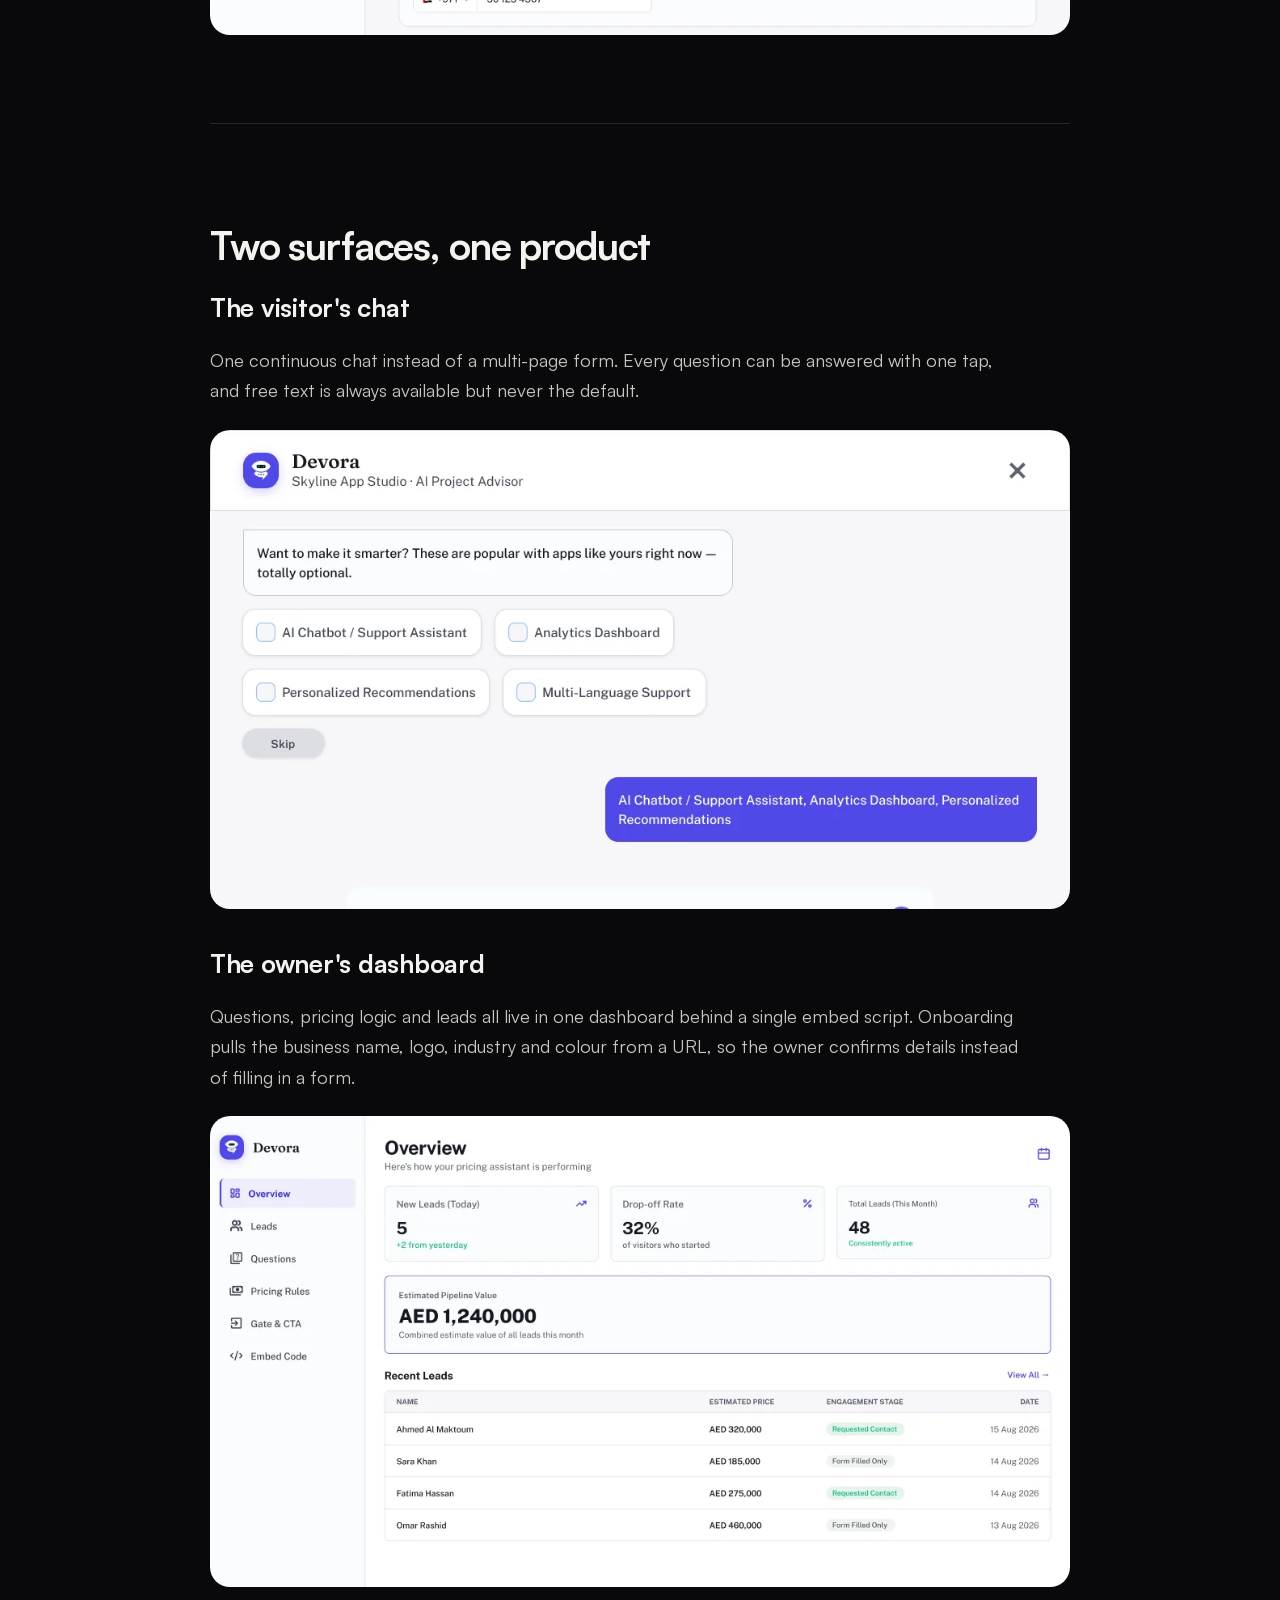
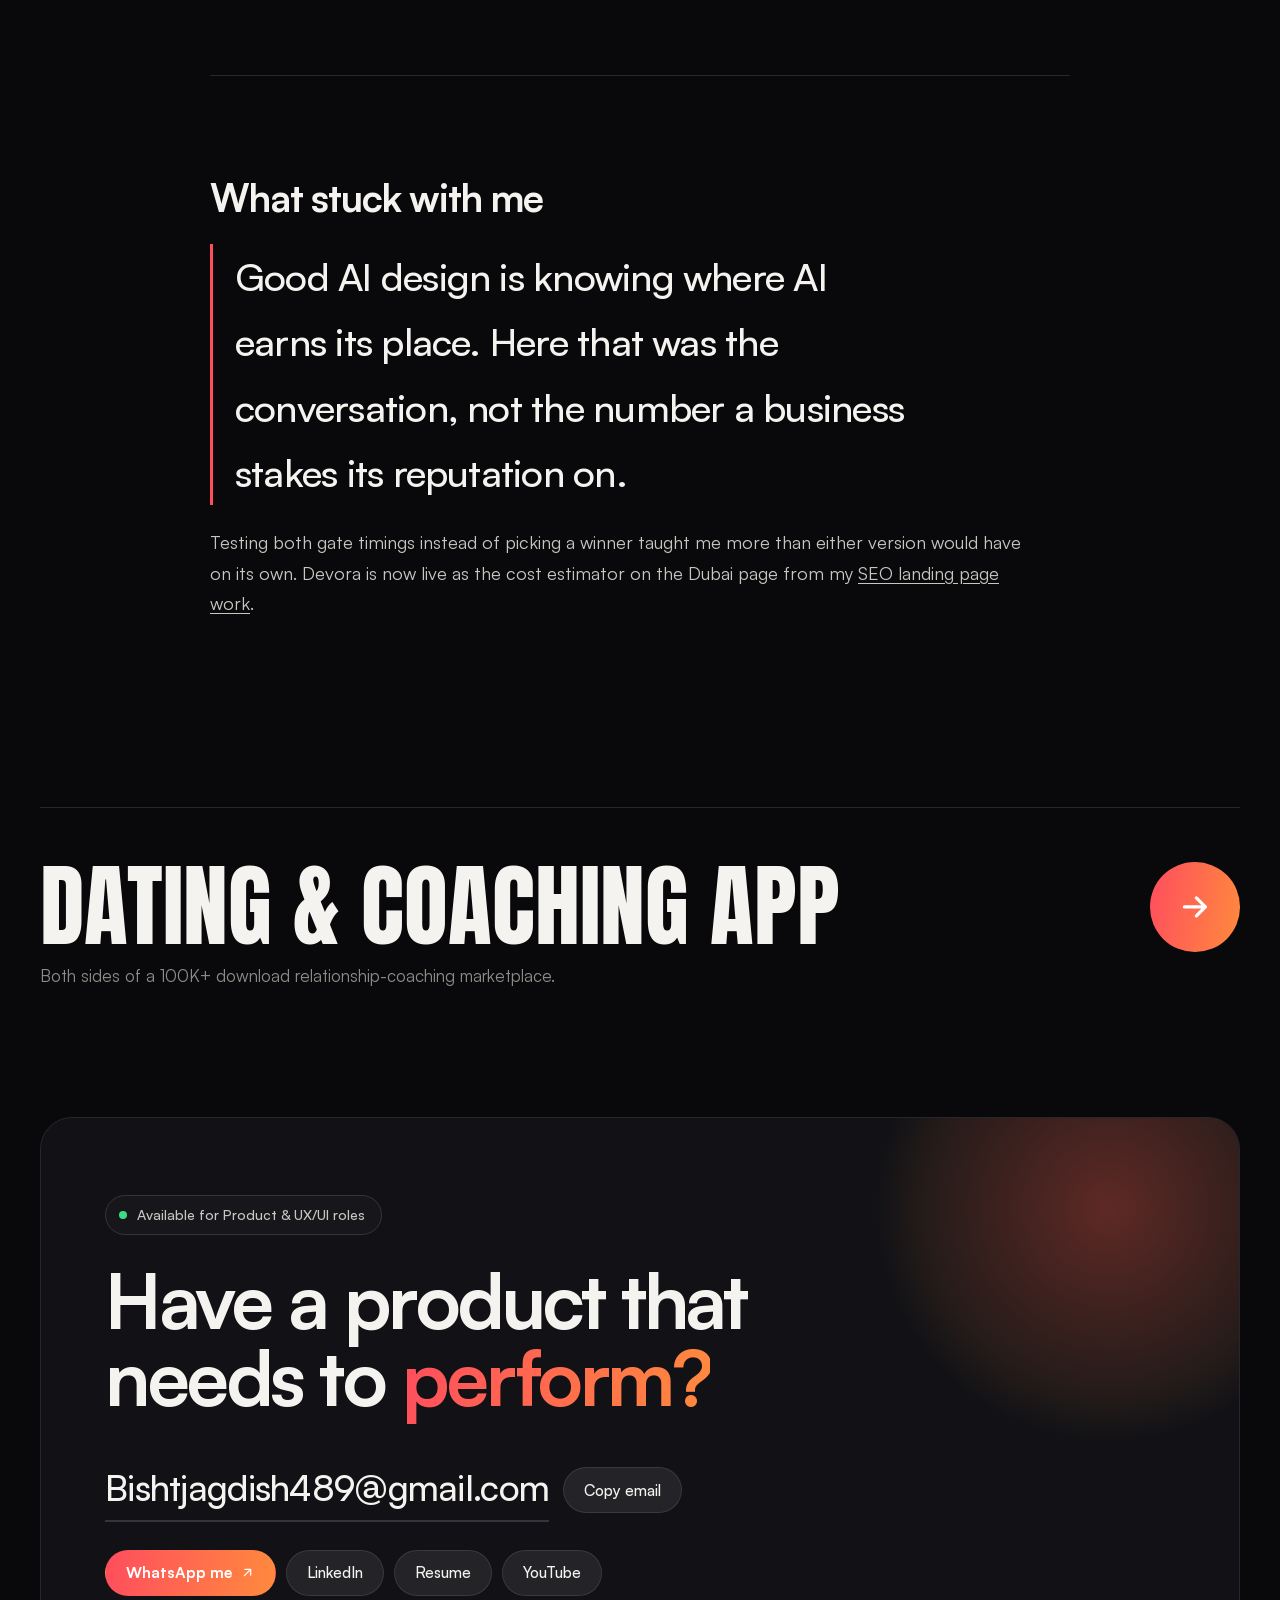
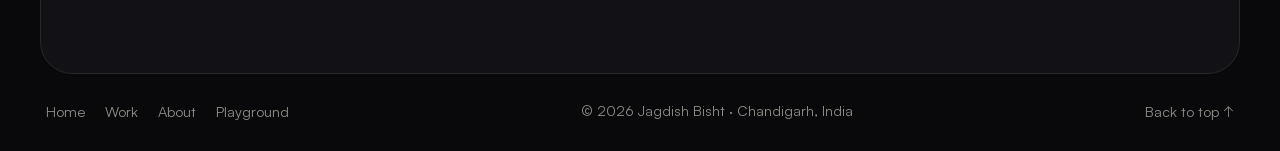
<file: devora.html>
<!DOCTYPE html>
<html lang="en" class="no-js">
<head>
<meta charset="UTF-8">
<meta name="viewport" content="width=device-width, initial-scale=1">
<title>Devora, an AI pricing assistant — Case study by Jagdish Bisht</title>
<meta name="description" content="How I designed Devora, an AI-guided pricing assistant that turns a full-day quote cycle into a two-minute estimate people trust, and ships two reveal modes from one research question.">
<meta property="og:title" content="Devora, an AI pricing assistant — Case study by Jagdish Bisht">
<meta property="og:description" content="How I designed Devora, an AI-guided pricing assistant that turns a full-day quote cycle into a two-minute estimate people trust, and ships two reveal modes from one research question.">
<meta property="og:image" content="https://jagdish-design03.github.io/Jagdish.design/assets/img/og.png">
<meta name="twitter:card" content="summary_large_image">
<link rel="canonical" href="https://jagdish-design03.github.io/Jagdish.design/devora.html">
<meta name="theme-color" content="#09090B">
<link rel="icon" href="data:image/svg+xml,<svg xmlns='http://www.w3.org/2000/svg' viewBox='0 0 64 64'><defs><linearGradient id='g' x1='0' x2='1'><stop offset='0' stop-color='%23FF4D5E'/><stop offset='1' stop-color='%23FF8A3D'/></linearGradient></defs><rect width='64' height='64' rx='16' fill='url(%23g)'/><text x='50%' y='58%' text-anchor='middle' dominant-baseline='middle' font-family='Impact,Arial Black' font-size='30' fill='white'>JB</text></svg>">
<link rel="preconnect" href="https://fonts.googleapis.com">
<link rel="preconnect" href="https://fonts.gstatic.com" crossorigin>
<link href="https://fonts.googleapis.com/css2?family=Anton&display=swap" rel="stylesheet">
<link rel="stylesheet" href="css/main.css?v=11">
<script>(function(c,l,a,r,i,t,y){c[a]=c[a]||function(){(c[a].q=c[a].q||[]).push(arguments)};t=l.createElement(r);t.async=1;t.src="https://www.clarity.ms/tag/"+i;y=l.getElementsByTagName(r)[0];y.parentNode.insertBefore(t,y);})(window,document,"clarity","script","ybke4p9ocn");</script>
</head>
<body>
<a class="skip" href="#main">Skip to content</a>
<header class="nav">
  <div class="wrap nav-in">
    <nav class="nav-links" id="navLinks" aria-label="Primary">
      <a href="index.html">Home</a>
      <a href="work.html">Work</a>
      <a href="about.html">About</a>
      <a href="playground.html">Playground</a>
      <a href="#contact">Contact</a>
      <span class="nav-mob-cta"><a href="assets/Jagdish-Bisht-Resume.pdf" target="_blank" rel="noopener">Resume</a><a href="https://wa.me/919557765467?text=Hi%20Jagdish%2C%20I%20saw%20your%20portfolio%20and%20would%20like%20to%20talk%20about%20a%20design%20role." target="_blank" rel="noopener">Hire me</a></span>
    </nav>
    <div class="nav-right">
      <a href="assets/Jagdish-Bisht-Resume.pdf" target="_blank" rel="noopener" class="pill-link">Resume</a>
      <a href="https://wa.me/919557765467?text=Hi%20Jagdish%2C%20I%20saw%20your%20portfolio%20and%20would%20like%20to%20talk%20about%20a%20design%20role." target="_blank" rel="noopener" class="pill-link pill-grad">Hire me <svg viewBox="0 0 24 24" fill="none" stroke="currentColor" stroke-width="2.2" stroke-linecap="round" stroke-linejoin="round" aria-hidden="true"><path d="M7 17 17 7M8 7h9v9"/></svg></a>
      <button class="menu-btn" aria-label="Menu" aria-expanded="false" aria-controls="navLinks"><span></span><span></span></button>
    </div>
  </div>
</header>
<main id="main">

<section class="cs-hero">
  <div class="wrap">
    <div class="csh">
      <div class="csh-l">
      <div class="chips"><span class="chip chip-live">Live</span><span class="chip">AI product · B2B SaaS</span></div>
      <h1>A price in <span class="serif">two minutes</span> that a business can stand behind.</h1>
      <p class="cs-lede">An AI pricing assistant that service businesses embed on their website. Visitors get an estimate, and the business gets a qualified lead.</p>
      </div>
    </div>
    <div class="tldr">
      <div><b>2 min</b><span>to a personalised estimate, down from a full-day quote cycle</span></div>
      <div><b>87%</b><span>of test participants said the estimate understood their project</span></div>
      <div><b>7/8</b><span>would share real contact details with the progressive reveal</span></div>
      <div><b>10 min</b><span>from website URL to a published, embeddable widget</span></div>
    </div>
    <div class="cs-cover rv"><img src="assets/img/devora/hero.webp" alt="Devora product overview" width="2076" height="678"></div>
  </div>
</section>

<div class="wrap cs-body">
  <section class="cs-sec">
    <div class="cs-side"><h2>Why this needed building</h2></div>
    <div class="cs-main rv">
      <p>Ads were bringing visitors to a pricing page, and session recordings showed most of them leaving within seconds: no scroll, no click, no form. Every agency owner I spoke to described the same manual loop: ask for a budget, get on a call, quote something "flexible" so you're never wrong.</p>
      <div class="stat-row">
        <div><b>68%</b><span>of pricing-page visitors left without any interaction (session-recording review)</span></div>
        <div><b>3/3</b><span>competitor tools hid the result behind a lead form</span></div>
        <div><b>0/3</b><span>offered industry-specific templates. Every business started from a blank spreadsheet</span></div>
      </div>
      <p class="big-quote">"What if the AI gives the wrong price and I look bad?"<small>The one fear every agency owner raised</small></p>
      <div class="grid-2">
        <div class="box"><span class="k">For the visitor</span><h4>How might we give a fast, trustworthy price without forcing a call or a long form?</h4></div>
        <div class="box"><span class="k">For the business</span><h4>How might we turn that moment into a real lead, not a fake number typed just to see a price?</h4></div>
      </div>
    </div>
  </section>

  <section class="cs-sec">
    <div class="cs-side"><h2>AI talks. Rules price.</h2></div>
    <div class="cs-main rv">
      <p>The riskiest assumption in a product like this is trusting a language model to come up with a price. Ask it the same thing twice and you can get two different numbers. For a tool whose whole value is trust, that rules it out.</p>
      <div class="grid-2">
        <div class="box box-dark"><span class="k" style="color:var(--accent)">AI</span><h4>Conversation &amp; understanding</h4><p>Reads free-text answers, asks natural follow-ups, and drafts a human-sounding WhatsApp handoff.</p></div>
        <div class="box"><span class="k">Rules engine</span><h4>Price calculation</h4><p>The owner sets a price for every answer, so the same inputs always give the same range. AI never touches the number.</p></div>
      </div>
      <div class="shot"><img src="assets/img/devora/how-it-works.webp" alt="How Devora works diagram" width="1600" height="484" loading="lazy"></div>
    </div>
  </section>

  <section class="cs-sec">
    <div class="cs-side"><h2>Two versions, one open question</h2></div>
    <div class="cs-main">
      <p class="rv">If you put the price behind a lead form, you get more leads, but plenty of them are fake numbers. If you don't, the business has no reason to use the tool. I designed two approaches and ran a moderated test with <b>8 participants</b> (past quote-seekers and IT founders).</p>
      <div class="decision rv">
        <div>
          <h3>Single reveal</h3>
          <p>Answer six questions, enter your name and number, see the full price.</p>
        </div>
        <div class="shot"><img src="assets/img/devora/v1-direct.webp" alt="Version 1 single reveal" width="1064" height="582" loading="lazy"></div>
      </div>
      <div class="decision flip rv">
        <div>
          <h3>Progressive reveal</h3>
          <p>After 2–3 questions a wide free range appears, with no form. Only visitors who want an exact number go on to the gate.</p>
        </div>
        <div class="shot"><img src="assets/img/devora/v2-progressive.webp" alt="Version 2 progressive reveal" width="1064" height="582" loading="lazy"></div>
      </div>
      <div class="callout rv">Neither version won outright. V1 is simpler to explain and faster to ship, while V2 brings in higher-intent leads. So Devora ships <b>both as an account-level setting</b>, and each business can test what converts for its own audience.</div>
      <div class="shot rv"><img src="assets/img/devora/v2-settings.webp" alt="Reveal mode setting in the dashboard" width="1064" height="574" loading="lazy"></div>
    </div>
  </section>

  <section class="cs-sec">
    <div class="cs-side"><h2>Two surfaces, one product</h2></div>
    <div class="cs-main rv">
      <h3>The visitor's chat</h3>
      <p>One continuous chat instead of a multi-page form. Every question can be answered with one tap, and free text is always available but never the default.</p>
      <div class="shot"><img src="assets/img/devora/visitor-experience.webp" alt="Visitor chat experience" width="1064" height="592" loading="lazy"></div>
      <h3>The owner's dashboard</h3>
      <p>Questions, pricing logic and leads all live in one dashboard behind a single embed script. Onboarding pulls the business name, logo, industry and colour from a URL, so the owner confirms details instead of filling in a form.</p>
      <div class="shot"><img src="assets/img/devora/dashboard.webp" alt="Business dashboard" width="1064" height="582" loading="lazy"></div>
    </div>
  </section>

  <section class="cs-sec">
    <div class="cs-side"><h2>What stuck with me</h2></div>
    <div class="cs-main rv">
      <div class="reflection">
        <p class="big-quote">Good AI design is knowing where AI earns its place. Here that was the conversation, not the number a business stakes its reputation on.</p>
        <p style="margin-top:22px">Testing both gate timings instead of picking a winner taught me more than either version would have on its own. Devora is now live as the cost estimator on the Dubai page from my <a href="seo-landing-pages.html" style="text-decoration:underline">SEO landing page work</a>.</p>
      </div>
    </div>
  </section>
</div>

<div class="wrap">
  <a class="next" href="dating-app.html">
        <span class="next-title"><b>Dating &amp; coaching app</b><i><svg viewBox="0 0 24 24" fill="none" stroke="currentColor" stroke-width="2.2" stroke-linecap="round" stroke-linejoin="round" aria-hidden="true"><path d="M5 12h14M13 6l6 6-6 6"/></svg></i></span>
    <p>Both sides of a 100K+ download relationship-coaching marketplace.</p>
  </a>
</div>
</main>
<footer class="ft" id="contact">
  <div class="wrap">
    <div class="ft-card rv">
      <div class="ft-glow" aria-hidden="true"></div>
      <span class="pill"><span class="dot" aria-hidden="true"></span>Available for Product &amp; UX/UI roles</span>
      <h2 class="ft-title">Have a product that<br>needs to <span class="grad-text">perform?</span></h2>
      <div class="ft-mail">
        <a href="https://mail.google.com/mail/?view=cm&fs=1&to=Bishtjagdish489%40gmail.com&su=Product%20design%20role" target="_blank" rel="noopener" class="ft-email">Bishtjagdish489@gmail.com</a>
        <button type="button" class="pill-link copy-email" data-email="Bishtjagdish489@gmail.com">Copy email</button>
      </div>
      <div class="ft-actions">
        <a href="https://wa.me/919557765467?text=Hi%20Jagdish%2C%20I%20saw%20your%20portfolio%20and%20would%20like%20to%20talk%20about%20a%20design%20role." target="_blank" rel="noopener" class="pill-link pill-grad">WhatsApp me <svg viewBox="0 0 24 24" fill="none" stroke="currentColor" stroke-width="2.2" stroke-linecap="round" stroke-linejoin="round" aria-hidden="true"><path d="M7 17 17 7M8 7h9v9"/></svg></a>
        <a href="https://www.linkedin.com/in/jagdish-bisht-475baa339/" target="_blank" rel="noopener" class="pill-link">LinkedIn</a>
        <a href="assets/Jagdish-Bisht-Resume.pdf" target="_blank" rel="noopener" class="pill-link">Resume</a>
        <a href="https://www.youtube.com/@joybishtux" target="_blank" rel="noopener" class="pill-link">YouTube</a>
      </div>
    </div>
    <div class="ft-bottom">
      <nav class="ft-nav" aria-label="Footer">
        <a href="index.html">Home</a><a href="work.html">Work</a><a href="about.html">About</a><a href="playground.html">Playground</a>
      </nav>
      <span class="ft-meta">© <span id="year">2026</span> Jagdish Bisht · Chandigarh, India</span>
      <a href="#" class="ft-top" onclick="window.scrollTo({top:0,behavior:'smooth'});return false;">Back to top ↑</a>
    </div>
  </div>
</footer>
<script src="js/main.js?v=7"></script>
</body>
</html>
</file>
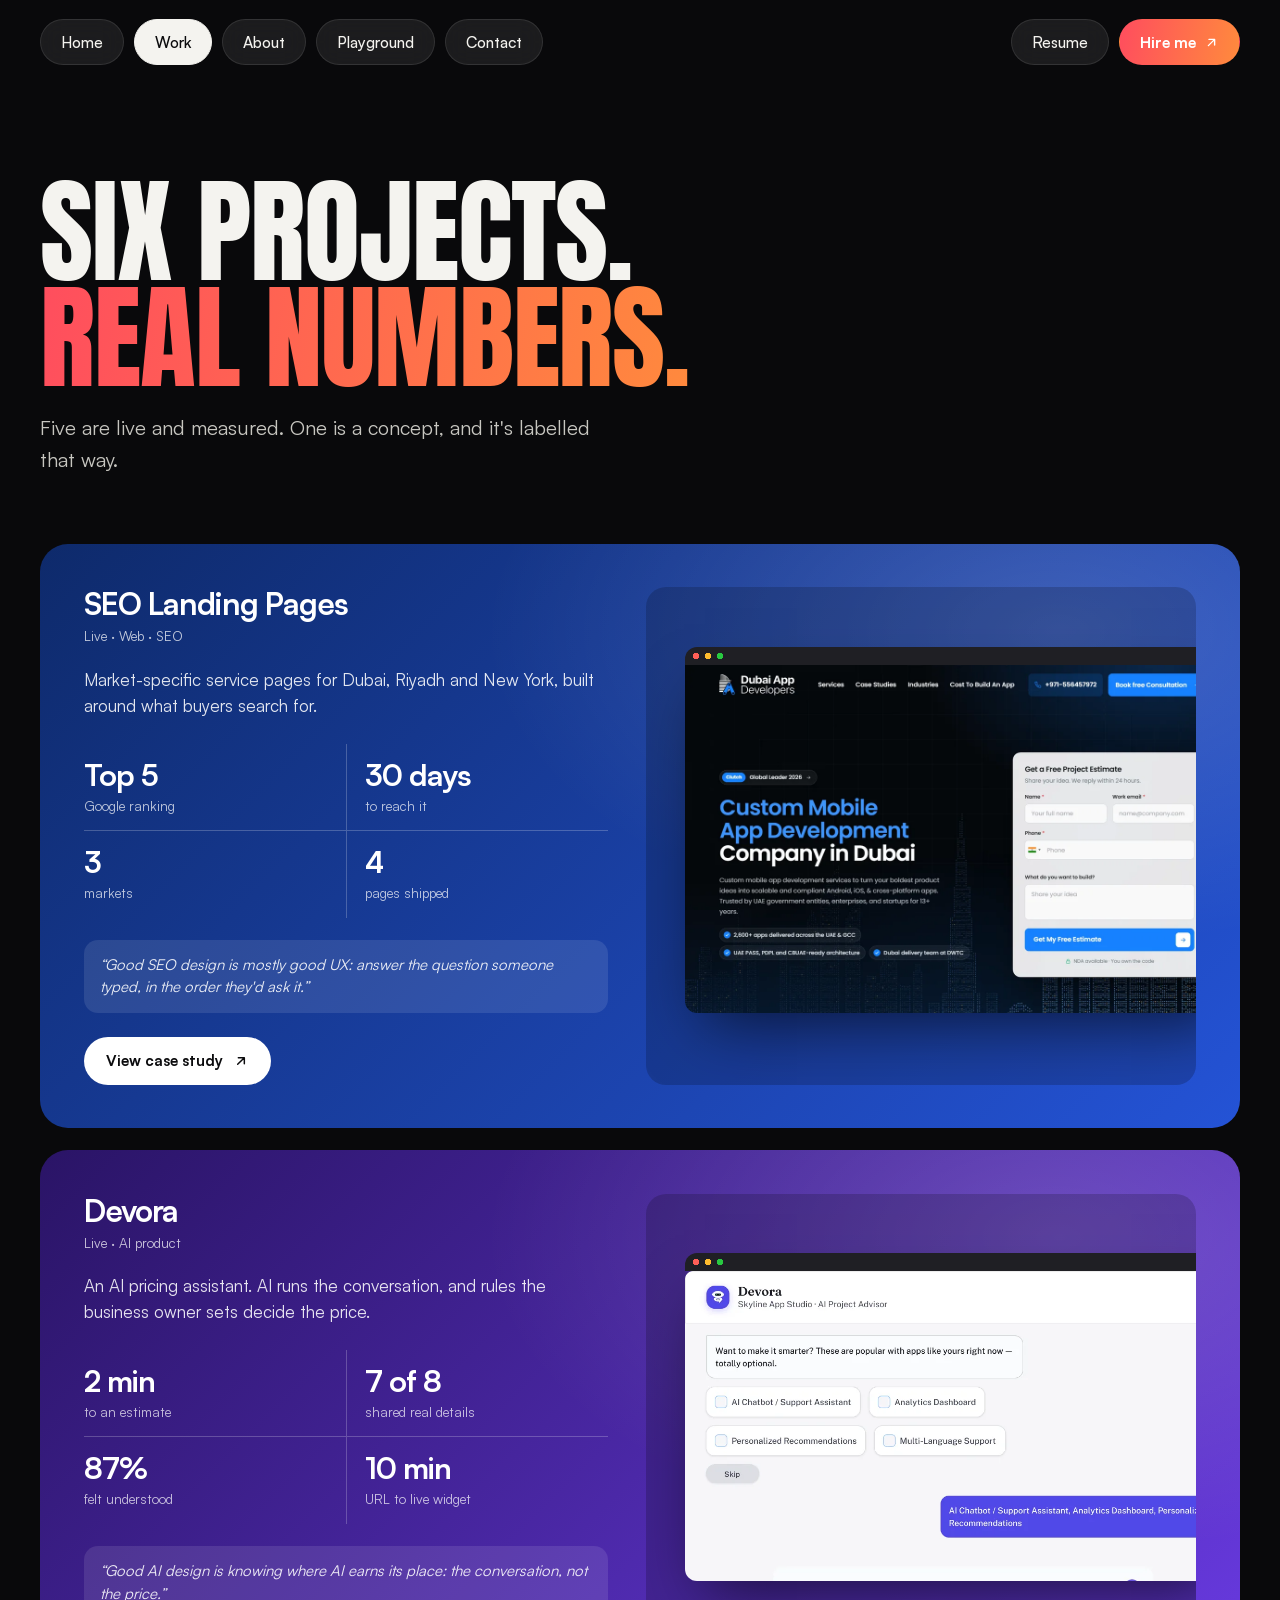
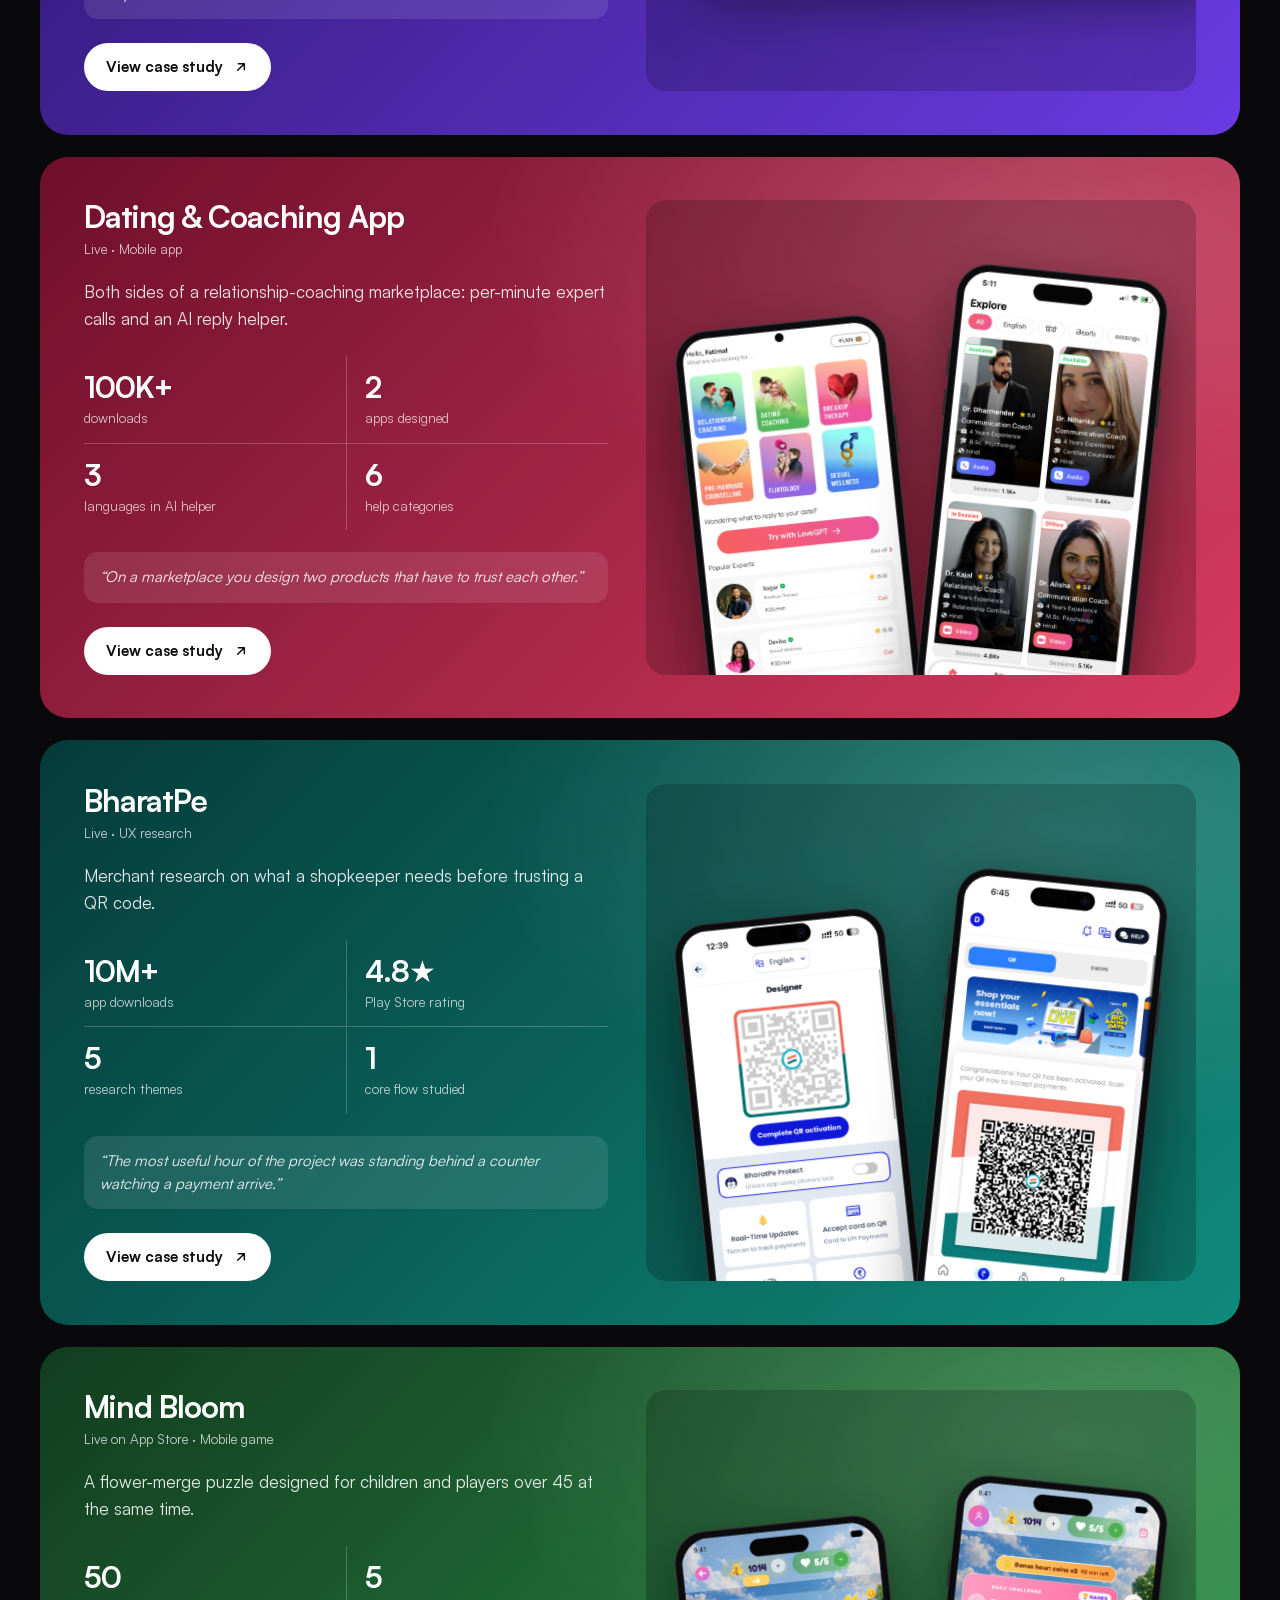
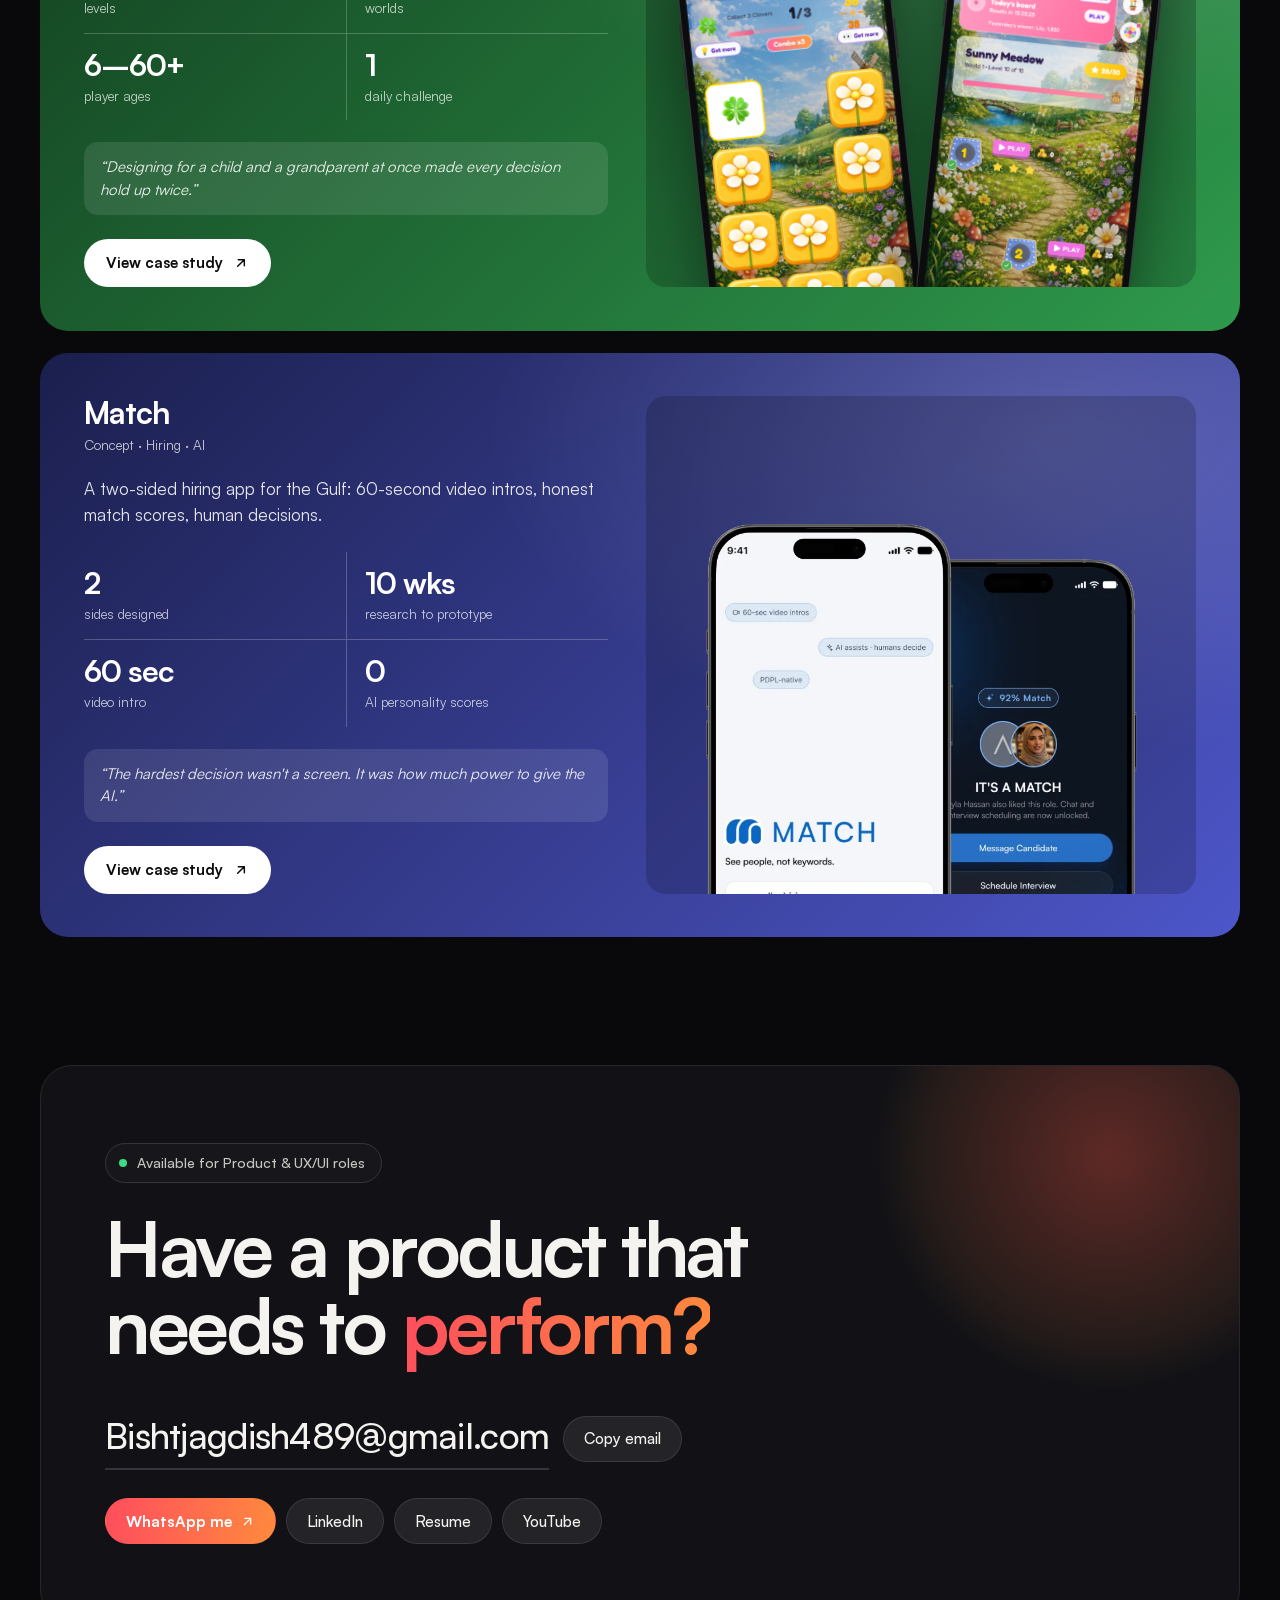
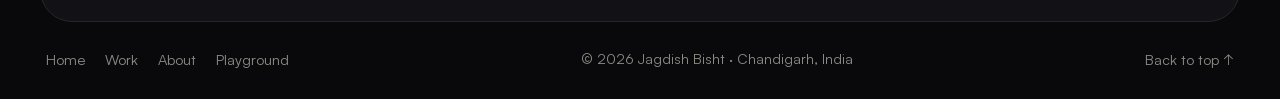
<file: mar.html>
<!DOCTYPE html><html lang="en"><head><meta charset="UTF-8"><title>Redirecting…</title><meta http-equiv="refresh" content="0; url=work.html"><link rel="canonical" href="https://jagdish-design03.github.io/Jagdish.design/work.html"><script>location.replace("work.html")</script></head><body><a href="work.html">Continue</a></body></html>
</file>
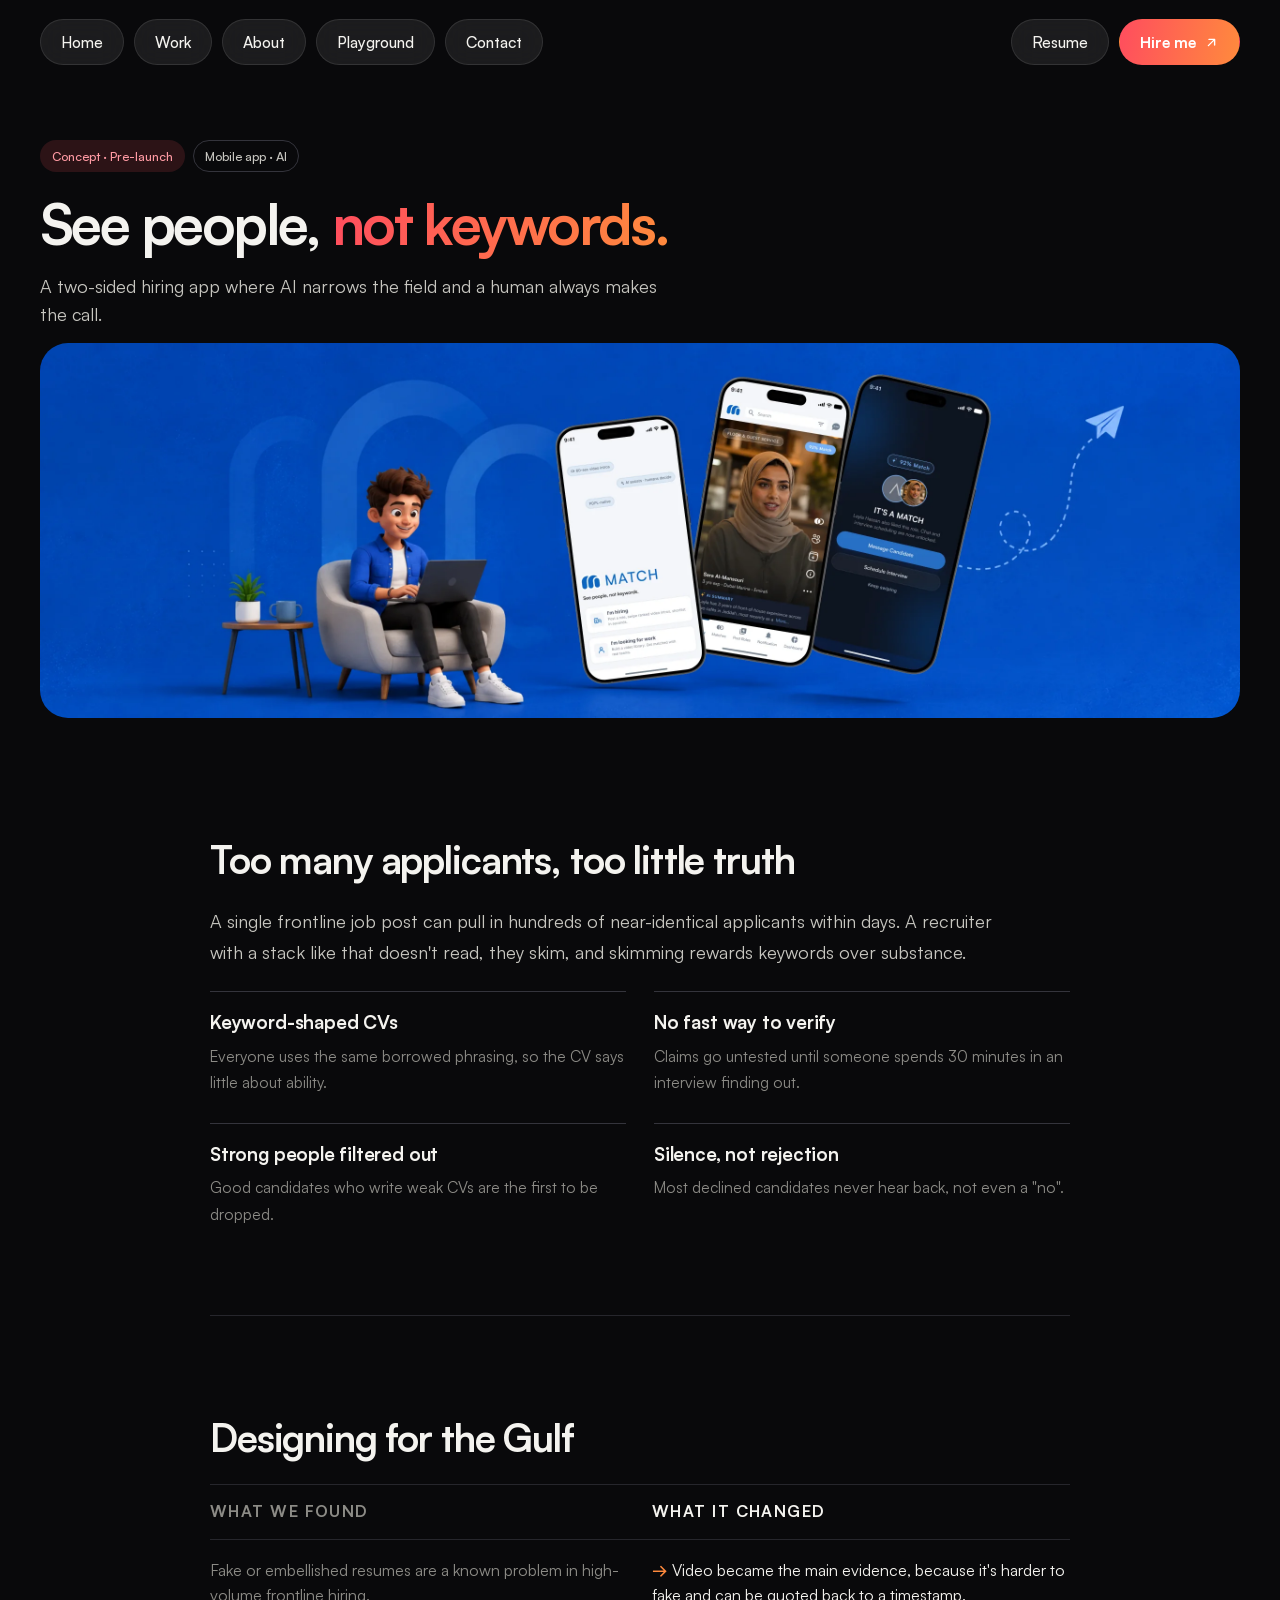
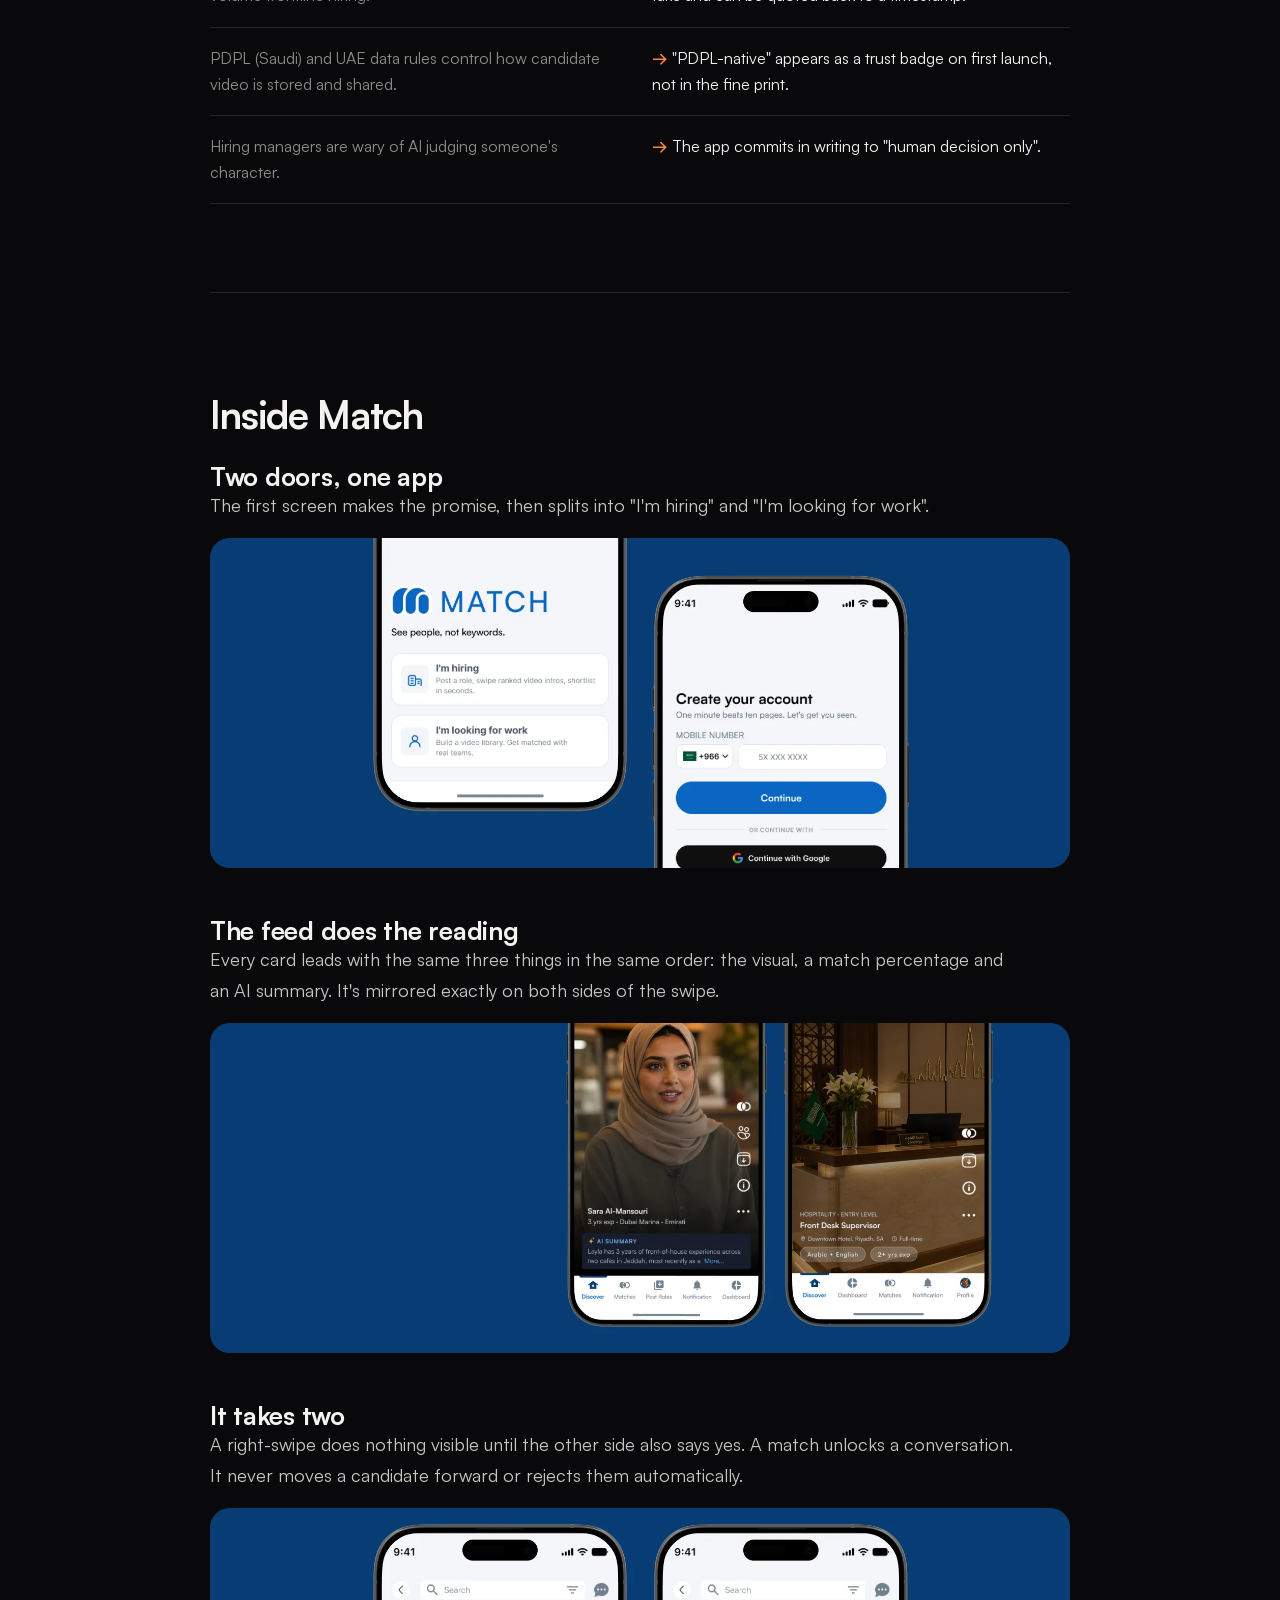
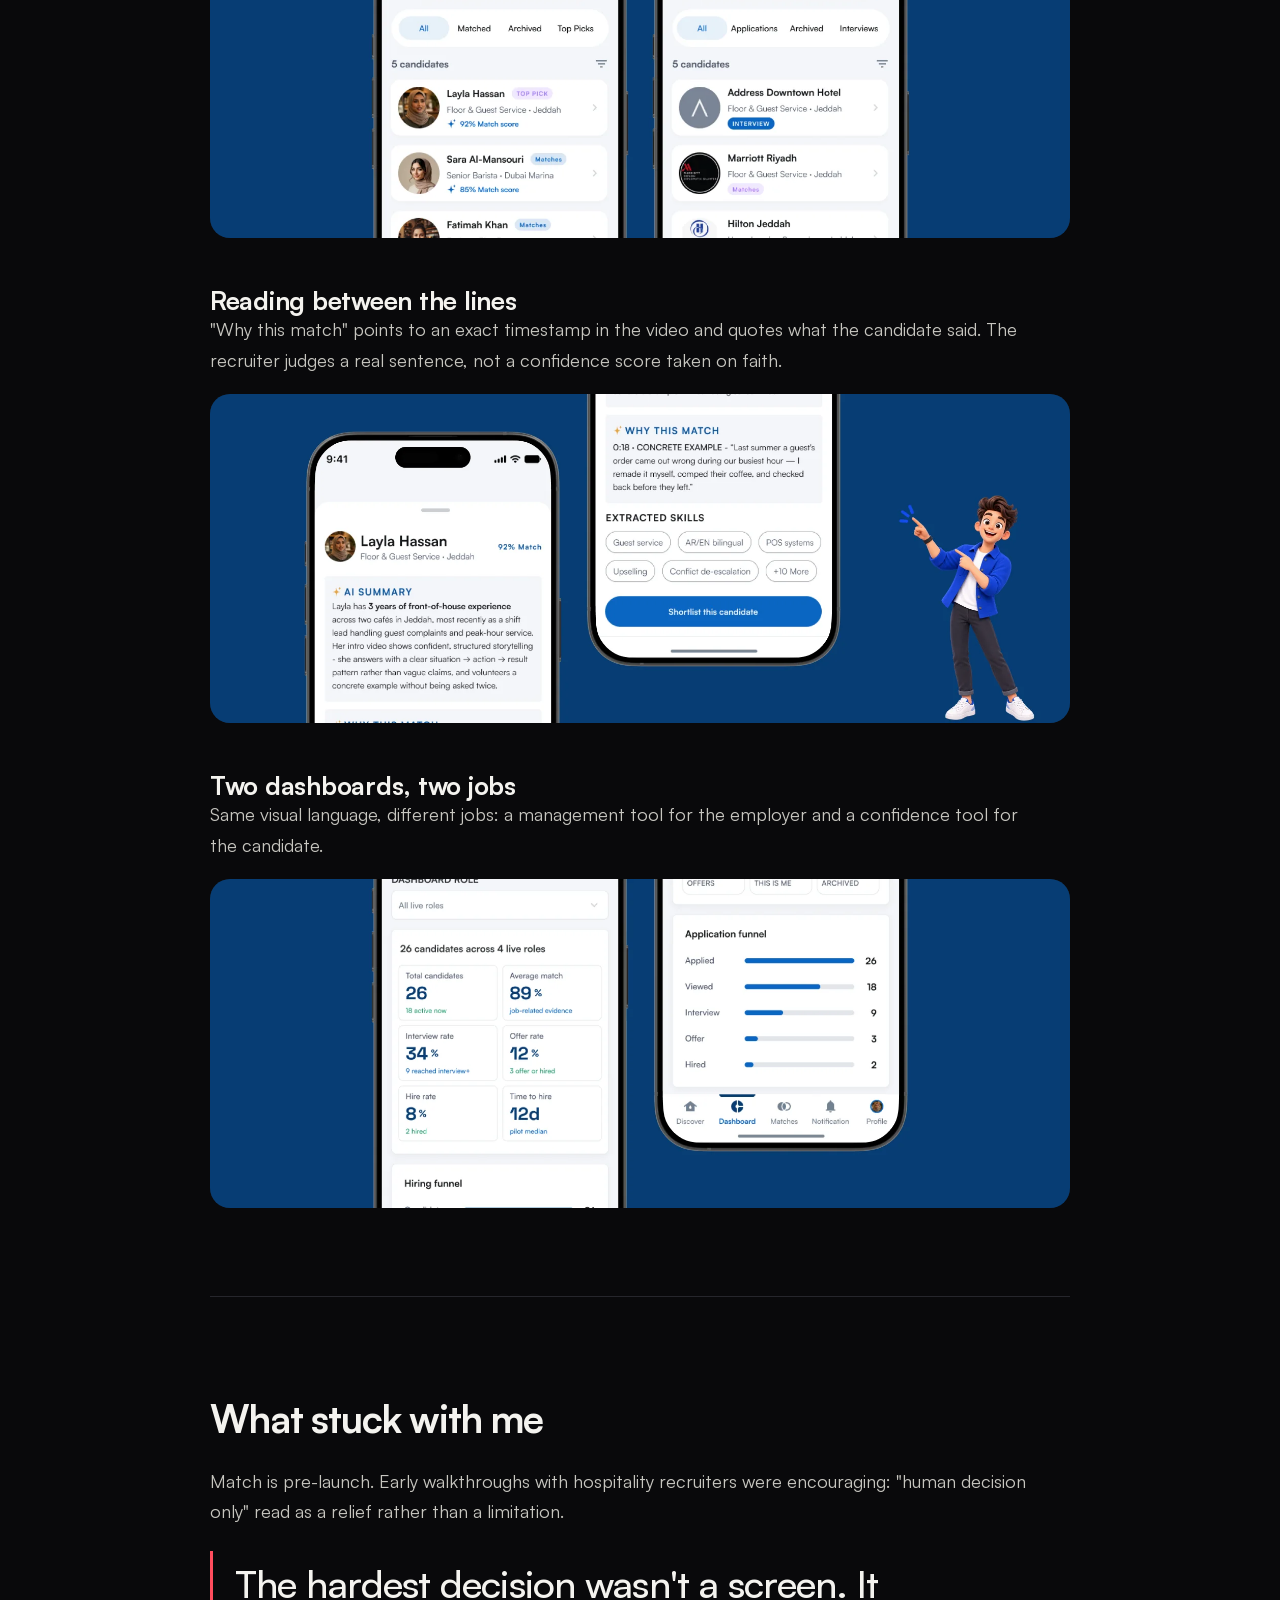
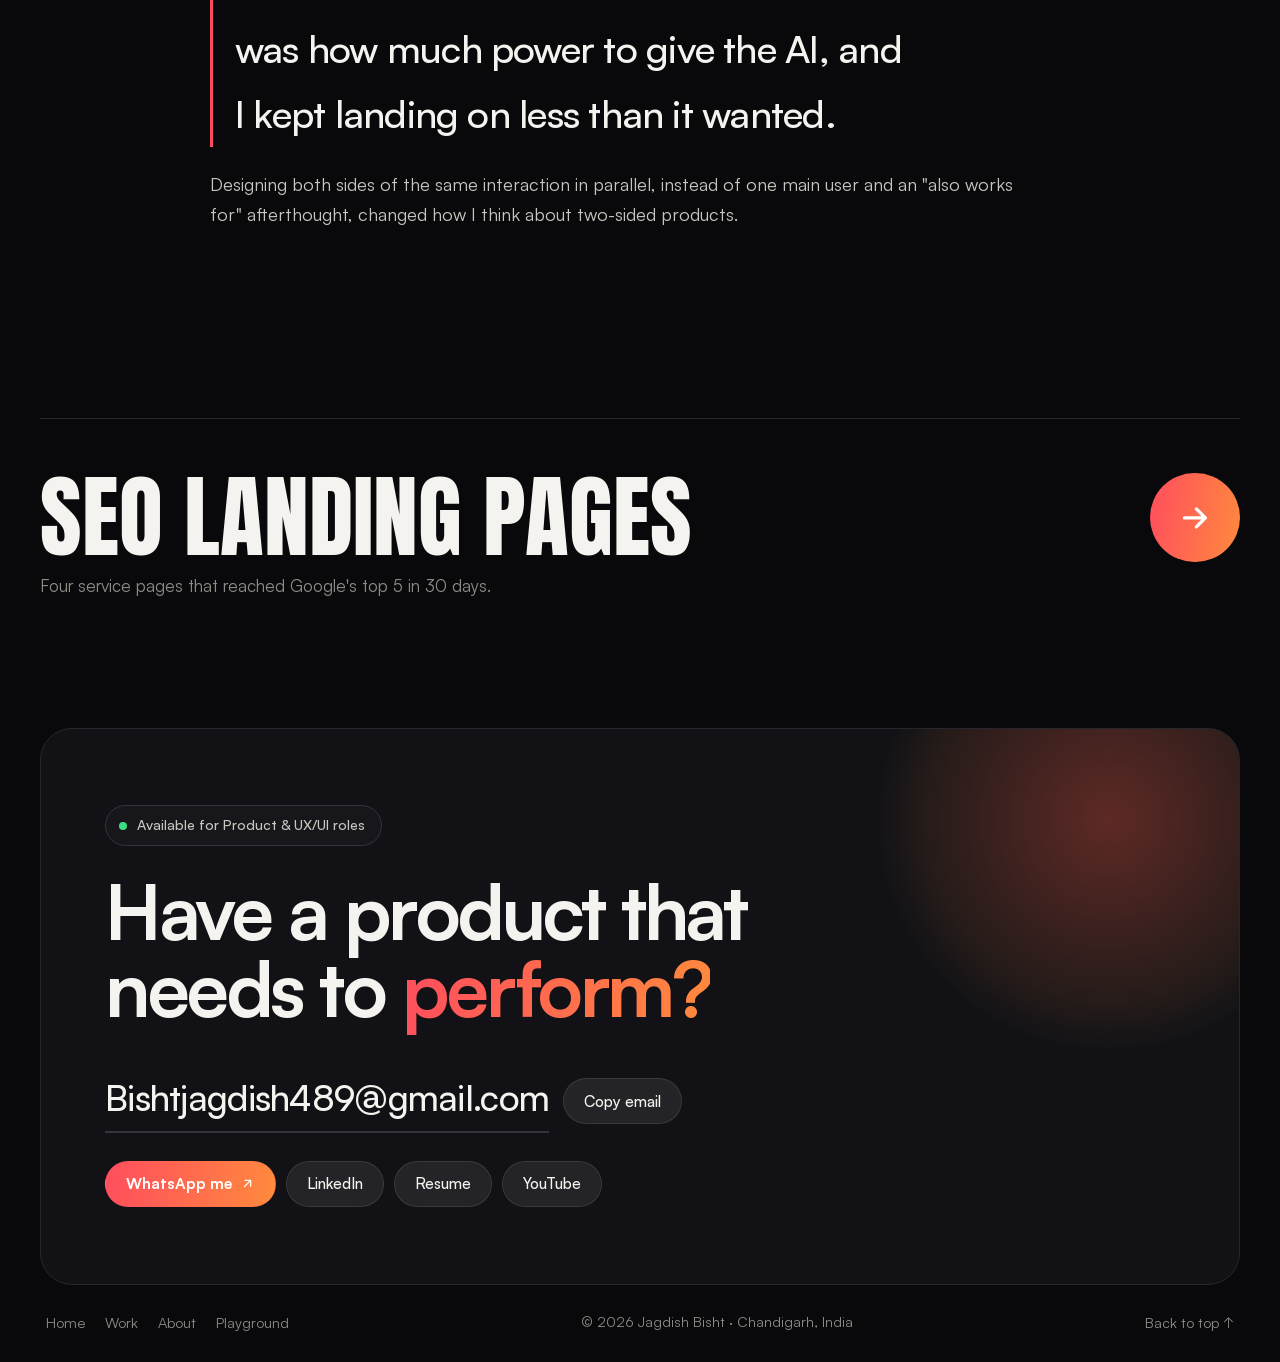
<file: match.html>
<!DOCTYPE html>
<html lang="en" class="no-js">
<head>
<meta charset="UTF-8">
<meta name="viewport" content="width=device-width, initial-scale=1">
<title>Match, a two-sided hiring app — Case study by Jagdish Bisht</title>
<meta name="description" content="Concept case study: a two-sided hiring app for Saudi Arabia and the UAE that replaces the resume pile with a 60-second video, an honest match score and a human-only decision.">
<meta property="og:title" content="Match, a two-sided hiring app — Case study by Jagdish Bisht">
<meta property="og:description" content="Concept case study: a two-sided hiring app for Saudi Arabia and the UAE that replaces the resume pile with a 60-second video, an honest match score and a human-only decision.">
<meta property="og:image" content="https://jagdish-design03.github.io/Jagdish.design/assets/img/og.png">
<meta name="twitter:card" content="summary_large_image">
<link rel="canonical" href="https://jagdish-design03.github.io/Jagdish.design/match.html">
<meta name="theme-color" content="#09090B">
<link rel="icon" href="data:image/svg+xml,<svg xmlns='http://www.w3.org/2000/svg' viewBox='0 0 64 64'><defs><linearGradient id='g' x1='0' x2='1'><stop offset='0' stop-color='%23FF4D5E'/><stop offset='1' stop-color='%23FF8A3D'/></linearGradient></defs><rect width='64' height='64' rx='16' fill='url(%23g)'/><text x='50%' y='58%' text-anchor='middle' dominant-baseline='middle' font-family='Impact,Arial Black' font-size='30' fill='white'>JB</text></svg>">
<link rel="preconnect" href="https://fonts.googleapis.com">
<link rel="preconnect" href="https://fonts.gstatic.com" crossorigin>
<link href="https://fonts.googleapis.com/css2?family=Anton&display=swap" rel="stylesheet">
<link rel="stylesheet" href="css/main.css?v=11">
<script>(function(c,l,a,r,i,t,y){c[a]=c[a]||function(){(c[a].q=c[a].q||[]).push(arguments)};t=l.createElement(r);t.async=1;t.src="https://www.clarity.ms/tag/"+i;y=l.getElementsByTagName(r)[0];y.parentNode.insertBefore(t,y);})(window,document,"clarity","script","ybke4p9ocn");</script>
</head>
<body>
<a class="skip" href="#main">Skip to content</a>
<header class="nav">
  <div class="wrap nav-in">
    <nav class="nav-links" id="navLinks" aria-label="Primary">
      <a href="index.html">Home</a>
      <a href="work.html">Work</a>
      <a href="about.html">About</a>
      <a href="playground.html">Playground</a>
      <a href="#contact">Contact</a>
      <span class="nav-mob-cta"><a href="assets/Jagdish-Bisht-Resume.pdf" target="_blank" rel="noopener">Resume</a><a href="https://wa.me/919557765467?text=Hi%20Jagdish%2C%20I%20saw%20your%20portfolio%20and%20would%20like%20to%20talk%20about%20a%20design%20role." target="_blank" rel="noopener">Hire me</a></span>
    </nav>
    <div class="nav-right">
      <a href="assets/Jagdish-Bisht-Resume.pdf" target="_blank" rel="noopener" class="pill-link">Resume</a>
      <a href="https://wa.me/919557765467?text=Hi%20Jagdish%2C%20I%20saw%20your%20portfolio%20and%20would%20like%20to%20talk%20about%20a%20design%20role." target="_blank" rel="noopener" class="pill-link pill-grad">Hire me <svg viewBox="0 0 24 24" fill="none" stroke="currentColor" stroke-width="2.2" stroke-linecap="round" stroke-linejoin="round" aria-hidden="true"><path d="M7 17 17 7M8 7h9v9"/></svg></a>
      <button class="menu-btn" aria-label="Menu" aria-expanded="false" aria-controls="navLinks"><span></span><span></span></button>
    </div>
  </div>
</header>
<main id="main">

<section class="cs-hero">
  <div class="wrap">
    <div class="csh">
      <div class="csh-l">
      <div class="chips"><span class="chip chip-accent">Concept · Pre-launch</span><span class="chip">Mobile app · AI</span></div>
      <h1>See people, <span class="serif">not keywords.</span></h1>
      <p class="cs-lede">A two-sided hiring app where AI narrows the field and a human always makes the call.</p>
      </div>
    </div>
    <div class="cs-cover rv"><img src="assets/img/match/hero.webp" alt="Match app overview" width="2560" height="800"></div>
  </div>
</section>

<div class="wrap cs-body">
  <section class="cs-sec">
    <div class="cs-side"><h2>Too many applicants, too little truth</h2></div>
    <div class="cs-main rv">
      <p>A single frontline job post can pull in hundreds of near-identical applicants within days. A recruiter with a stack like that doesn't read, they skim, and skimming rewards keywords over substance.</p>
      <div class="grid-2">
        <div class="box"><h4>Keyword-shaped CVs</h4><p>Everyone uses the same borrowed phrasing, so the CV says little about ability.</p></div>
        <div class="box"><h4>No fast way to verify</h4><p>Claims go untested until someone spends 30 minutes in an interview finding out.</p></div>
        <div class="box"><h4>Strong people filtered out</h4><p>Good candidates who write weak CVs are the first to be dropped.</p></div>
        <div class="box"><h4>Silence, not rejection</h4><p>Most declined candidates never hear back, not even a "no".</p></div>
      </div>
    </div>
  </section>

  <section class="cs-sec">
    <div class="cs-side"><h2>Designing for the Gulf</h2></div>
    <div class="cs-main rv">
      <div class="itable">
        <div class="row head"><div>What we found</div><div>What it changed</div></div>
        <div class="row"><div>Fake or embellished resumes are a known problem in high-volume frontline hiring.</div><div>Video became the main evidence, because it's harder to fake and can be quoted back to a timestamp.</div></div>
        <div class="row"><div>PDPL (Saudi) and UAE data rules control how candidate video is stored and shared.</div><div>"PDPL-native" appears as a trust badge on first launch, not in the fine print.</div></div>
        <div class="row"><div>Hiring managers are wary of AI judging someone's character.</div><div>The app commits in writing to "human decision only".</div></div>
      </div>
    </div>
  </section>

  <section class="cs-sec">
    <div class="cs-side"><h2>Inside Match</h2></div>
    <div class="cs-main">
      <div class="rv"><h3>Two doors, one app</h3><p>The first screen makes the promise, then splits into "I'm hiring" and "I'm looking for work".</p><div class="shot" style="margin-top:18px"><img src="assets/img/match/two-doors.webp" alt="Two doors onboarding" width="1690" height="648" loading="lazy"></div></div>
      <div class="rv" style="margin-top:48px"><h3>The feed does the reading</h3><p>Every card leads with the same three things in the same order: the visual, a match percentage and an AI summary. It's mirrored exactly on both sides of the swipe.</p><div class="shot" style="margin-top:18px"><img src="assets/img/match/discover.webp" alt="Discover feed" width="1690" height="648" loading="lazy"></div></div>
      <div class="rv" style="margin-top:48px"><h3>It takes two</h3><p>A right-swipe does nothing visible until the other side also says yes. A match unlocks a conversation. It never moves a candidate forward or rejects them automatically.</p><div class="shot" style="margin-top:18px"><img src="assets/img/match/it-takes-two.webp" alt="Mutual match" width="1690" height="648" loading="lazy"></div></div>
      <div class="rv" style="margin-top:48px"><h3>Reading between the lines</h3><p>"Why this match" points to an exact timestamp in the video and quotes what the candidate said. The recruiter judges a real sentence, not a confidence score taken on faith.</p><div class="shot" style="margin-top:18px"><img src="assets/img/match/reading-lines.webp" alt="Why this match" width="1690" height="648" loading="lazy"></div></div>
      <div class="rv" style="margin-top:48px"><h3>Two dashboards, two jobs</h3><p>Same visual language, different jobs: a management tool for the employer and a confidence tool for the candidate.</p><div class="shot" style="margin-top:18px"><img src="assets/img/match/dashboards.webp" alt="Dashboards" width="1690" height="648" loading="lazy"></div></div>
    </div>
  </section>

  <section class="cs-sec">
    <div class="cs-side"><h2>What stuck with me</h2></div>
    <div class="cs-main rv">
      <p>Match is pre-launch. Early walkthroughs with hospitality recruiters were encouraging: "human decision only" read as a relief rather than a limitation.</p>
      <div class="reflection">
        <p class="big-quote">The hardest decision wasn't a screen. It was how much power to give the AI, and I kept landing on less than it wanted.</p>
        <p style="margin-top:22px">Designing both sides of the same interaction in parallel, instead of one main user and an "also works for" afterthought, changed how I think about two-sided products.</p>
      </div>
    </div>
  </section>
</div>

<div class="wrap">
  <a class="next" href="seo-landing-pages.html">
        <span class="next-title"><b>SEO landing pages</b><i><svg viewBox="0 0 24 24" fill="none" stroke="currentColor" stroke-width="2.2" stroke-linecap="round" stroke-linejoin="round" aria-hidden="true"><path d="M5 12h14M13 6l6 6-6 6"/></svg></i></span>
    <p>Four service pages that reached Google's top 5 in 30 days.</p>
  </a>
</div>
</main>
<footer class="ft" id="contact">
  <div class="wrap">
    <div class="ft-card rv">
      <div class="ft-glow" aria-hidden="true"></div>
      <span class="pill"><span class="dot" aria-hidden="true"></span>Available for Product &amp; UX/UI roles</span>
      <h2 class="ft-title">Have a product that<br>needs to <span class="grad-text">perform?</span></h2>
      <div class="ft-mail">
        <a href="https://mail.google.com/mail/?view=cm&fs=1&to=Bishtjagdish489%40gmail.com&su=Product%20design%20role" target="_blank" rel="noopener" class="ft-email">Bishtjagdish489@gmail.com</a>
        <button type="button" class="pill-link copy-email" data-email="Bishtjagdish489@gmail.com">Copy email</button>
      </div>
      <div class="ft-actions">
        <a href="https://wa.me/919557765467?text=Hi%20Jagdish%2C%20I%20saw%20your%20portfolio%20and%20would%20like%20to%20talk%20about%20a%20design%20role." target="_blank" rel="noopener" class="pill-link pill-grad">WhatsApp me <svg viewBox="0 0 24 24" fill="none" stroke="currentColor" stroke-width="2.2" stroke-linecap="round" stroke-linejoin="round" aria-hidden="true"><path d="M7 17 17 7M8 7h9v9"/></svg></a>
        <a href="https://www.linkedin.com/in/jagdish-bisht-475baa339/" target="_blank" rel="noopener" class="pill-link">LinkedIn</a>
        <a href="assets/Jagdish-Bisht-Resume.pdf" target="_blank" rel="noopener" class="pill-link">Resume</a>
        <a href="https://www.youtube.com/@joybishtux" target="_blank" rel="noopener" class="pill-link">YouTube</a>
      </div>
    </div>
    <div class="ft-bottom">
      <nav class="ft-nav" aria-label="Footer">
        <a href="index.html">Home</a><a href="work.html">Work</a><a href="about.html">About</a><a href="playground.html">Playground</a>
      </nav>
      <span class="ft-meta">© <span id="year">2026</span> Jagdish Bisht · Chandigarh, India</span>
      <a href="#" class="ft-top" onclick="window.scrollTo({top:0,behavior:'smooth'});return false;">Back to top ↑</a>
    </div>
  </div>
</footer>
<script src="js/main.js?v=7"></script>
</body>
</html>
</file>
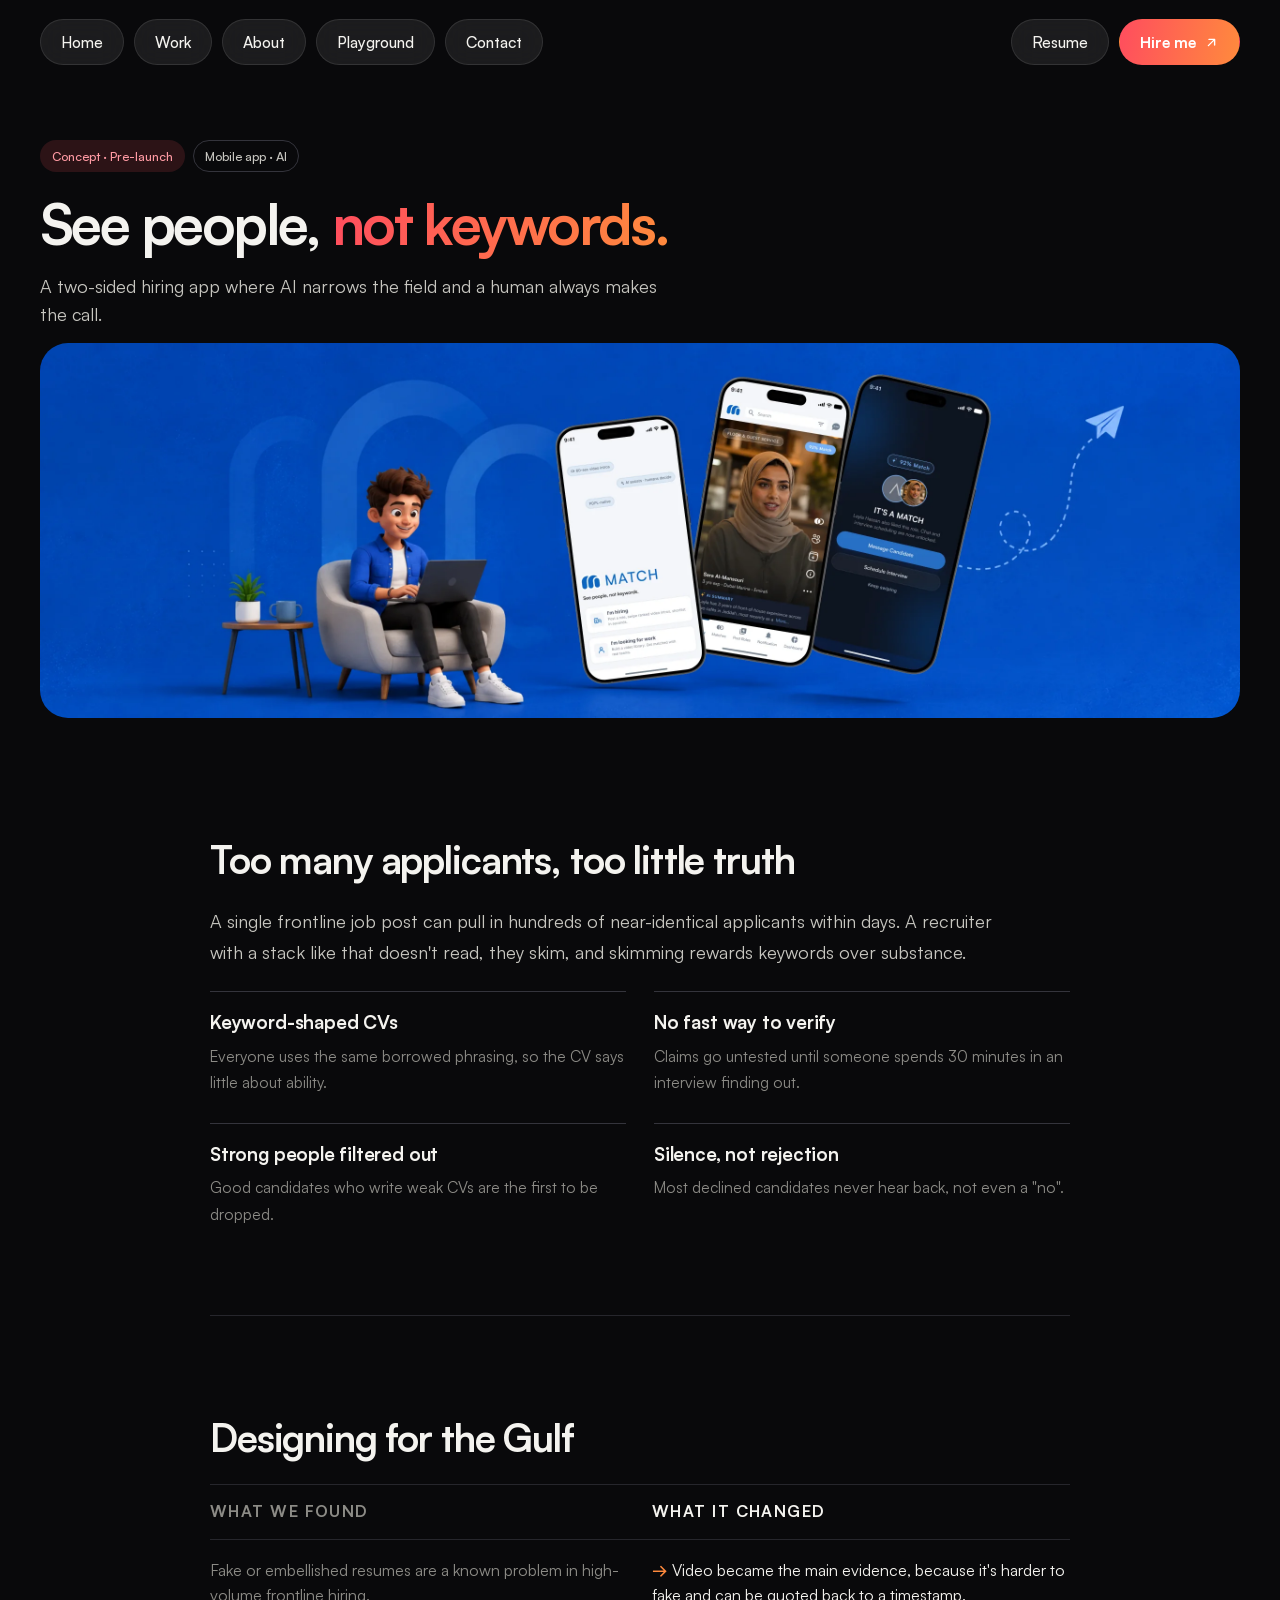
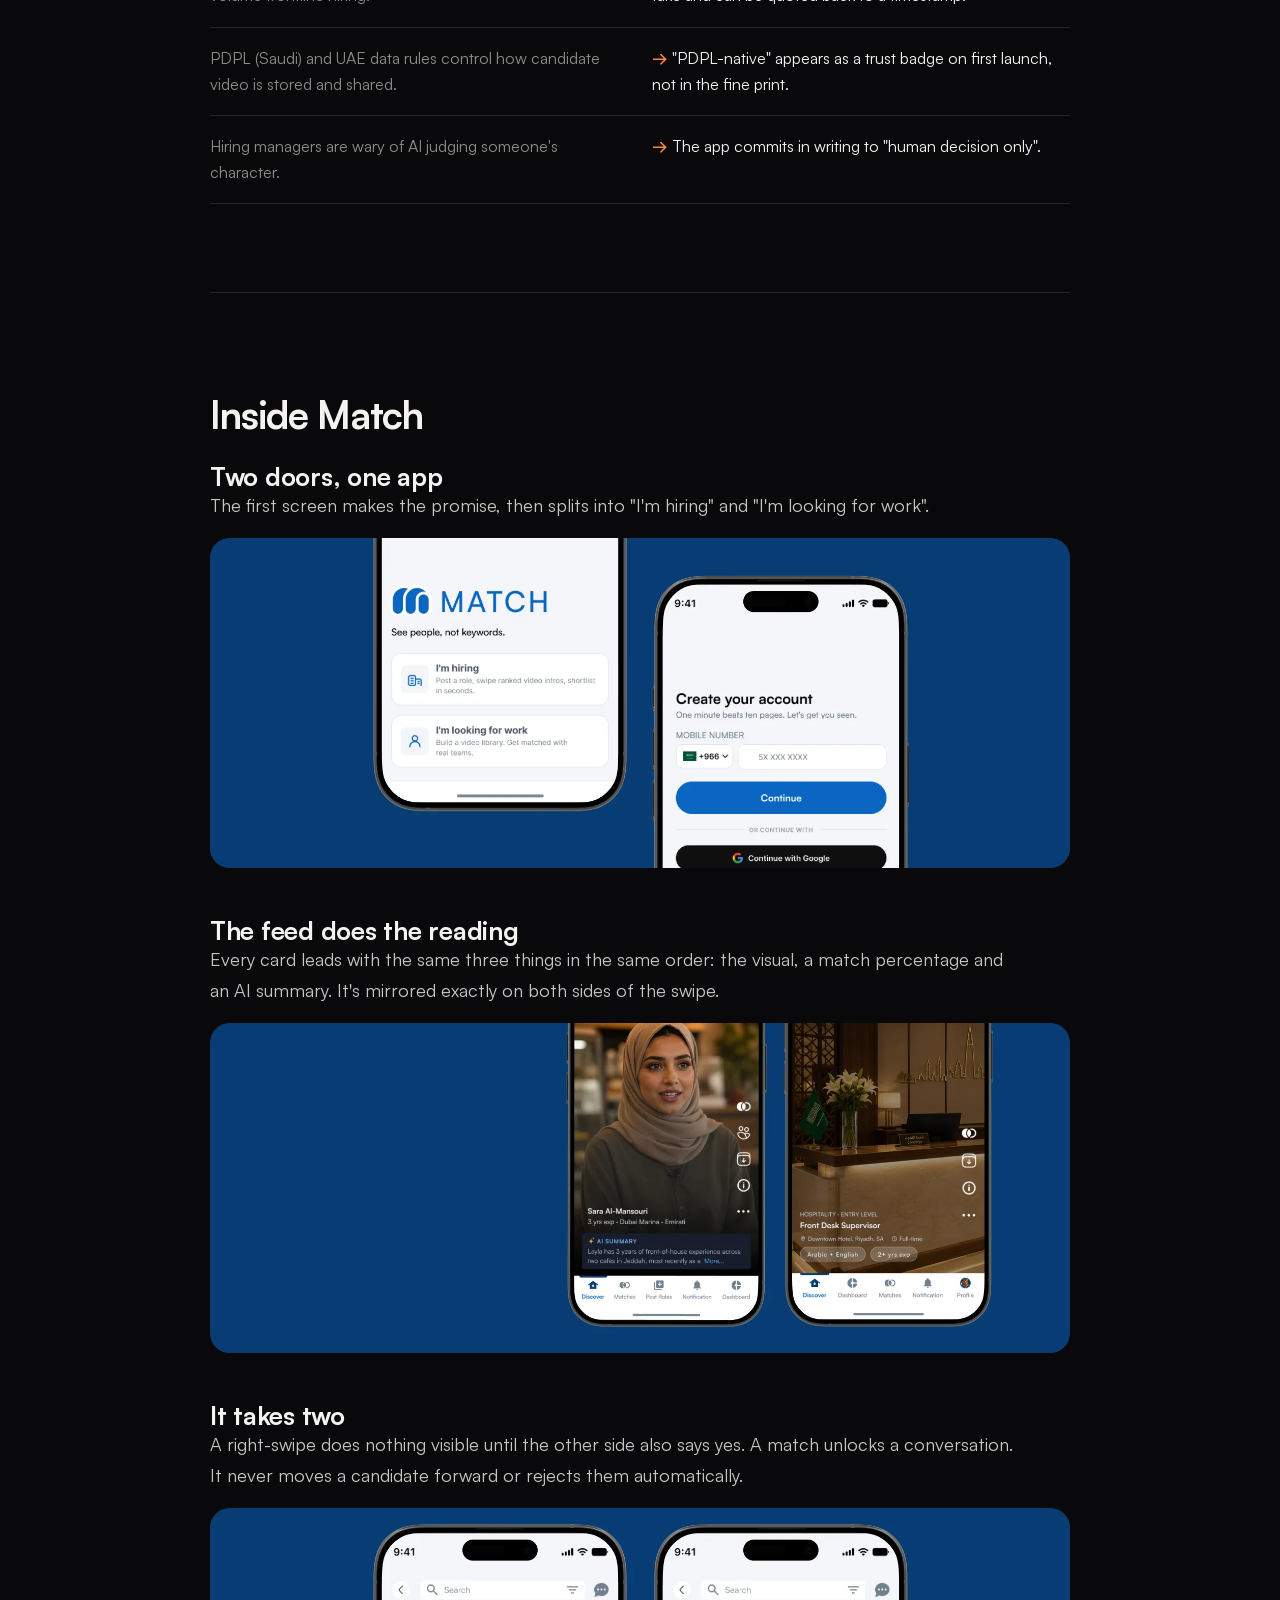
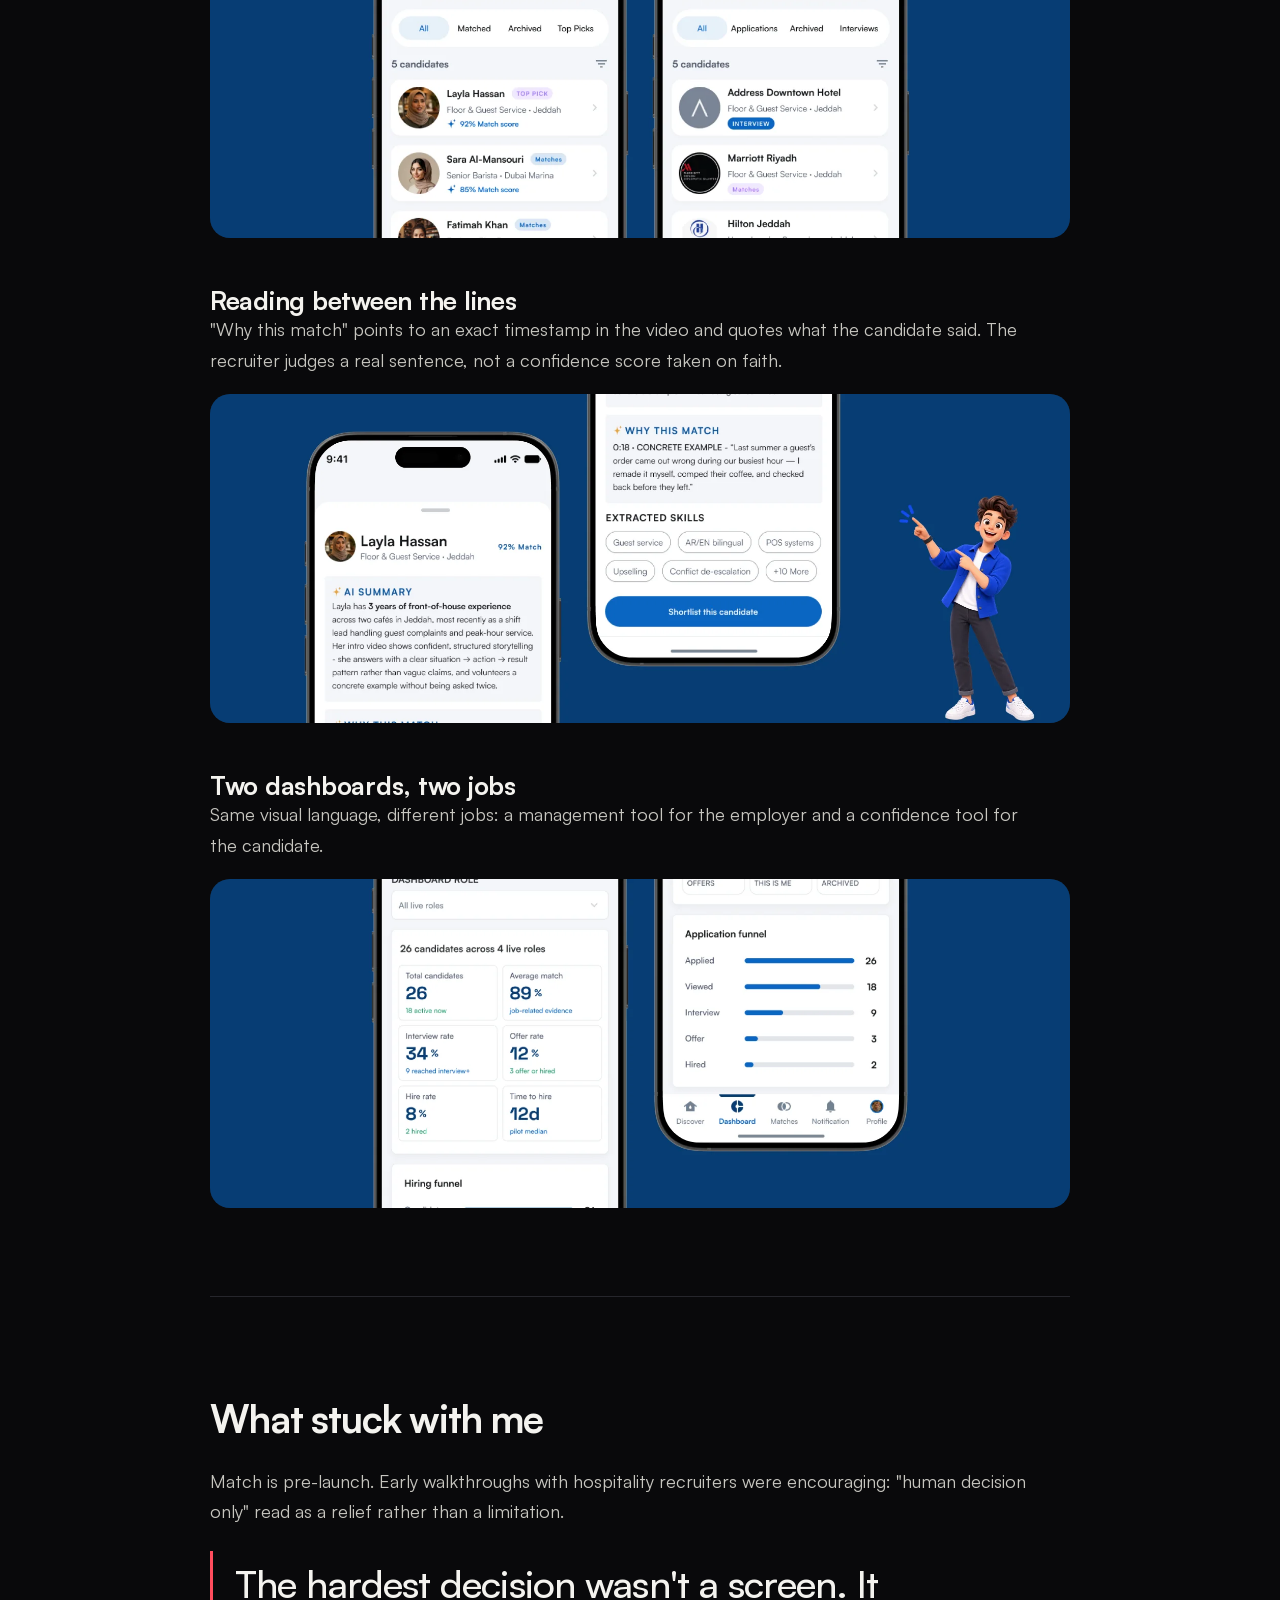
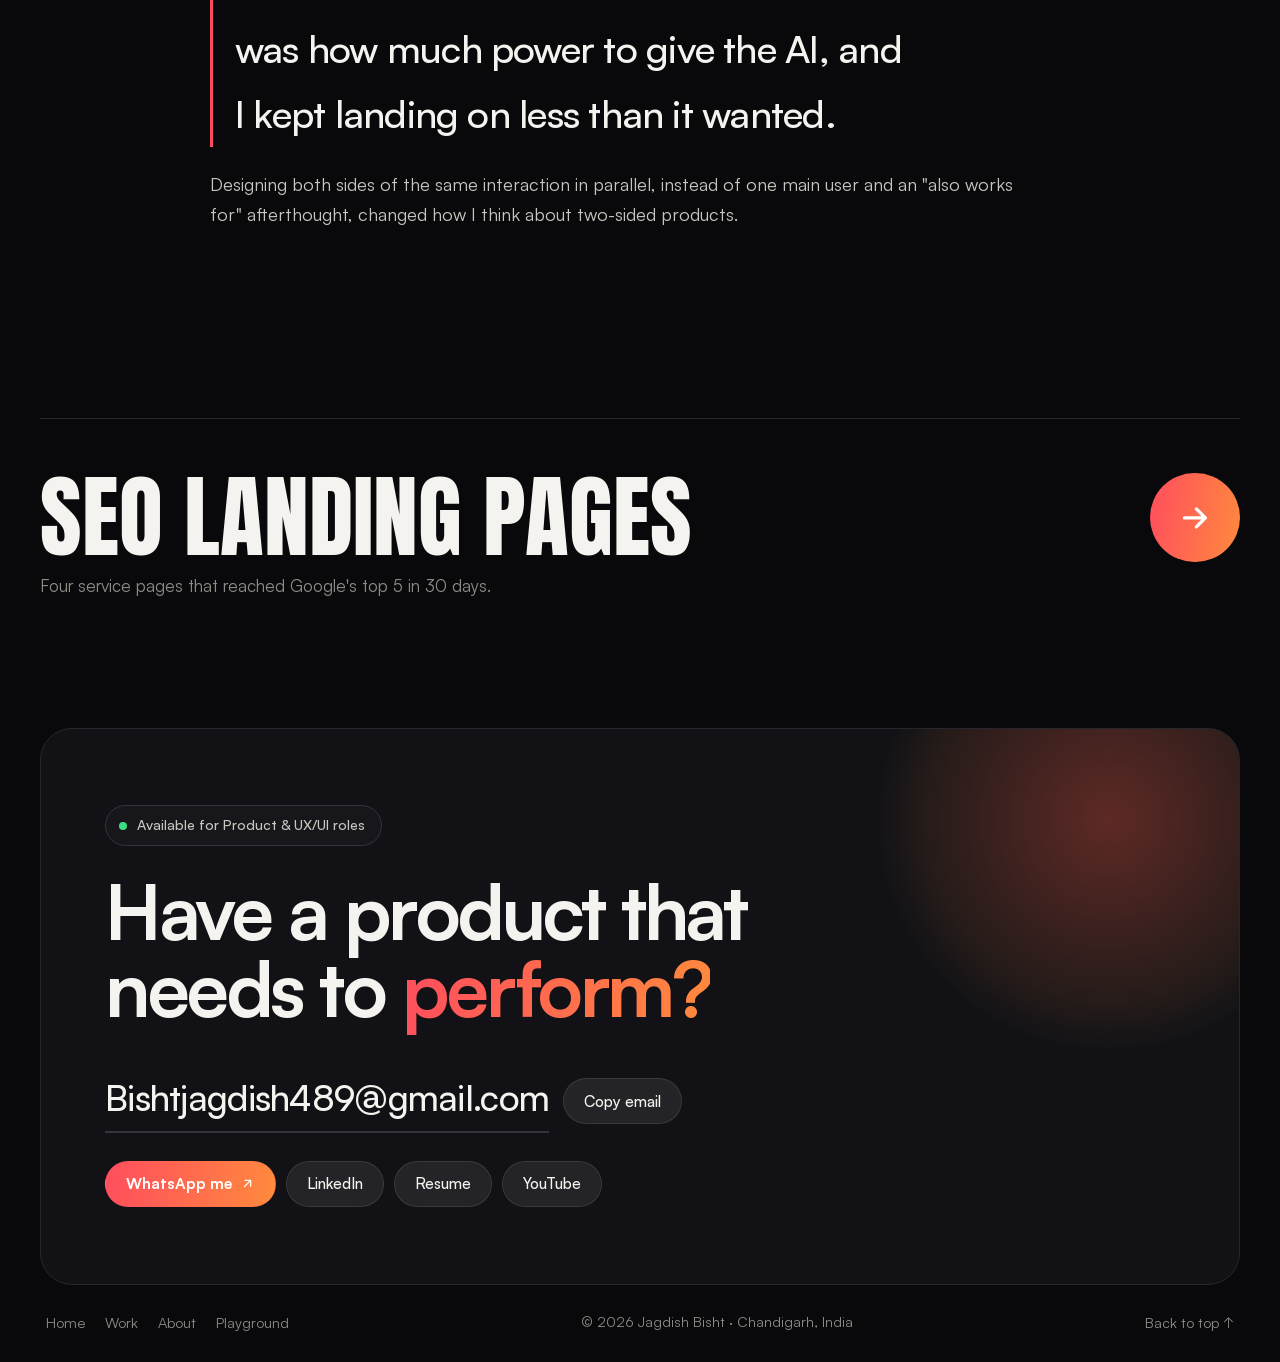
<file: matchd.html>
<!DOCTYPE html><html lang="en"><head><meta charset="UTF-8"><title>Redirecting…</title><meta http-equiv="refresh" content="0; url=match.html"><link rel="canonical" href="https://jagdish-design03.github.io/Jagdish.design/match.html"><script>location.replace("match.html")</script></head><body><a href="match.html">Continue</a></body></html>
</file>
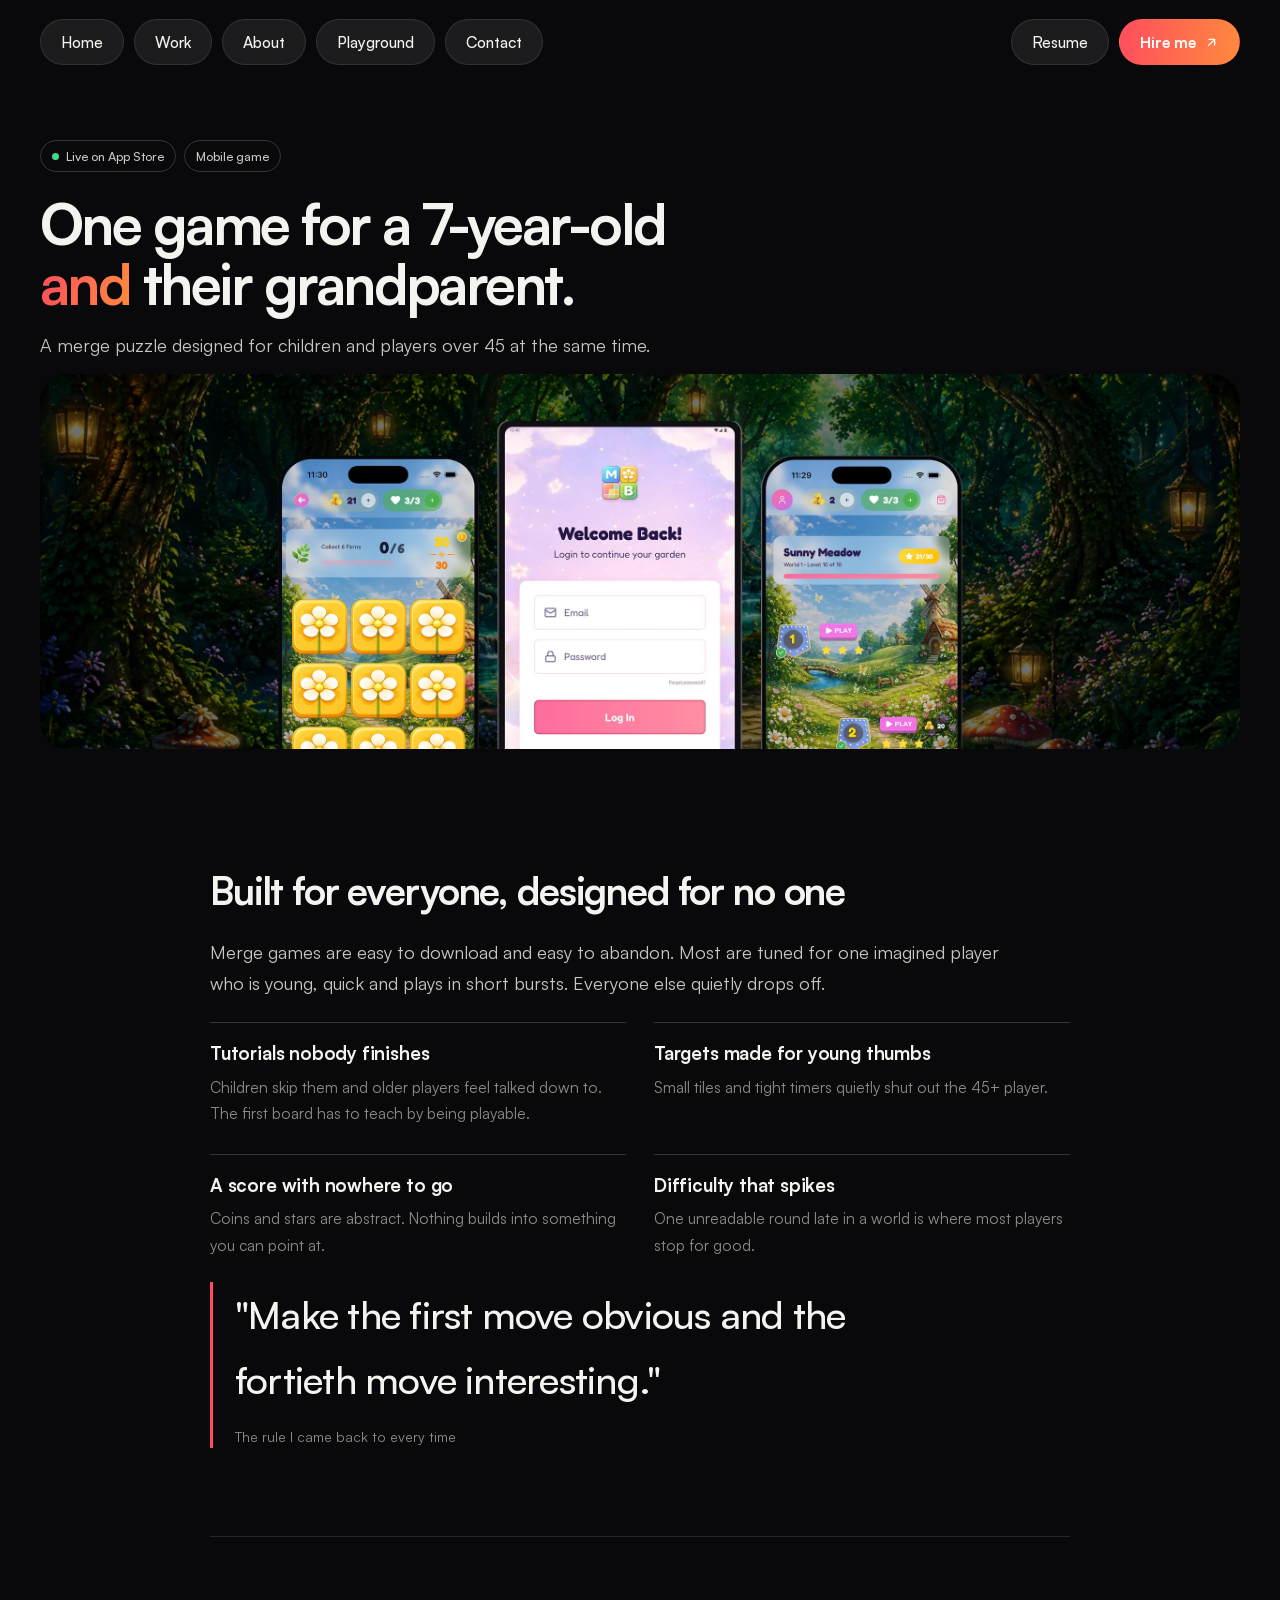
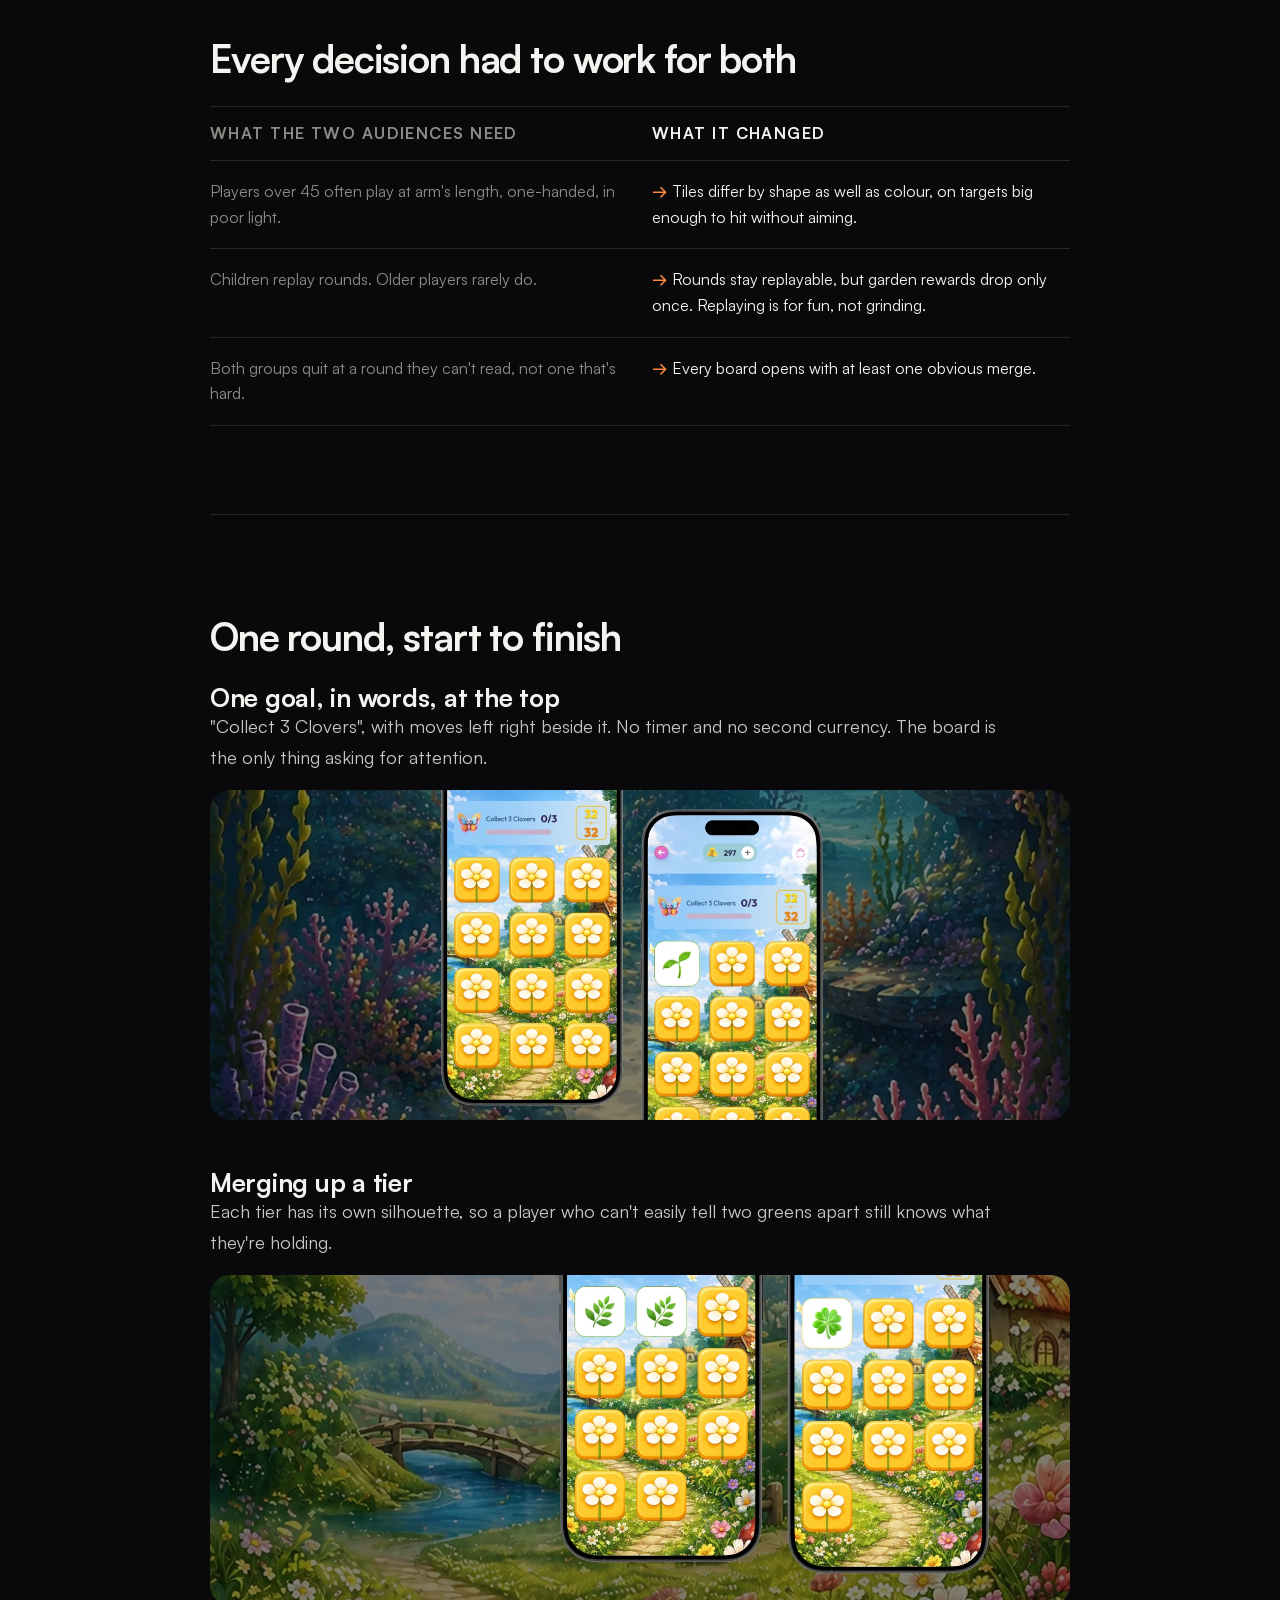
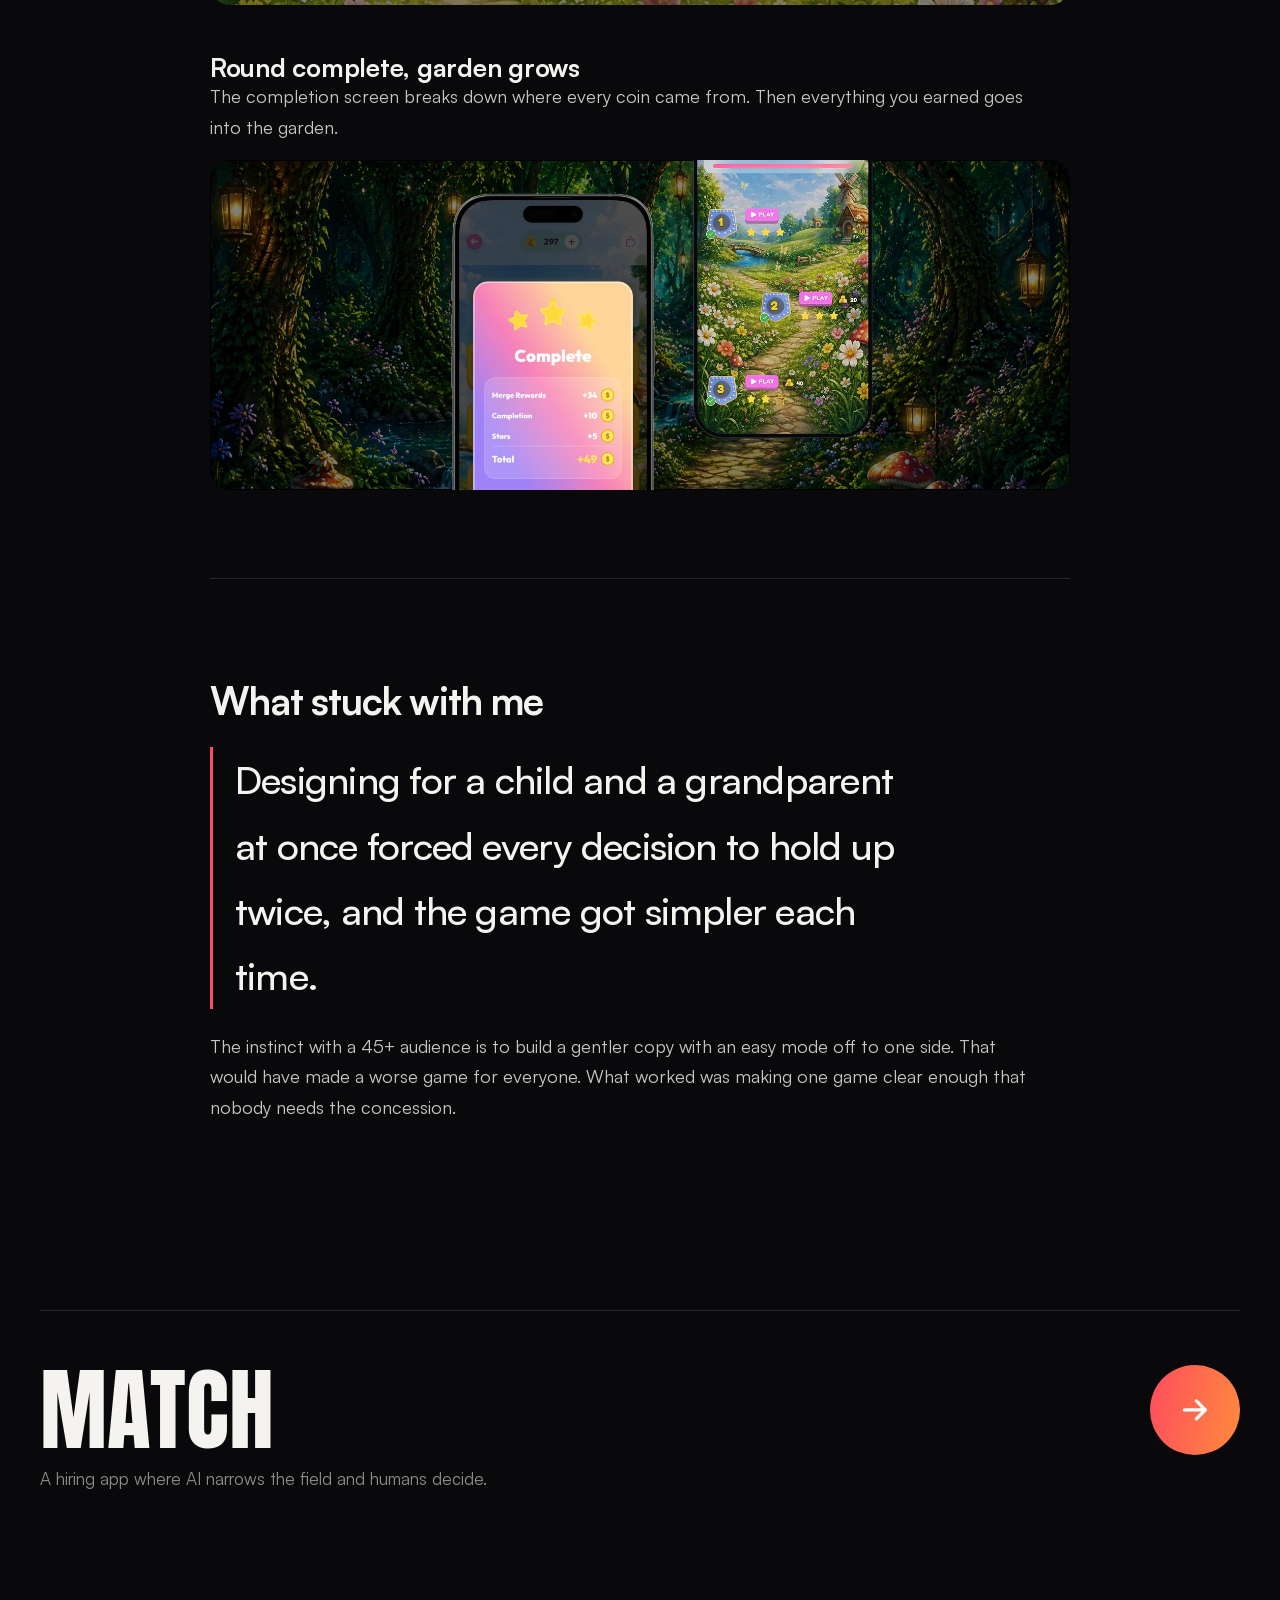
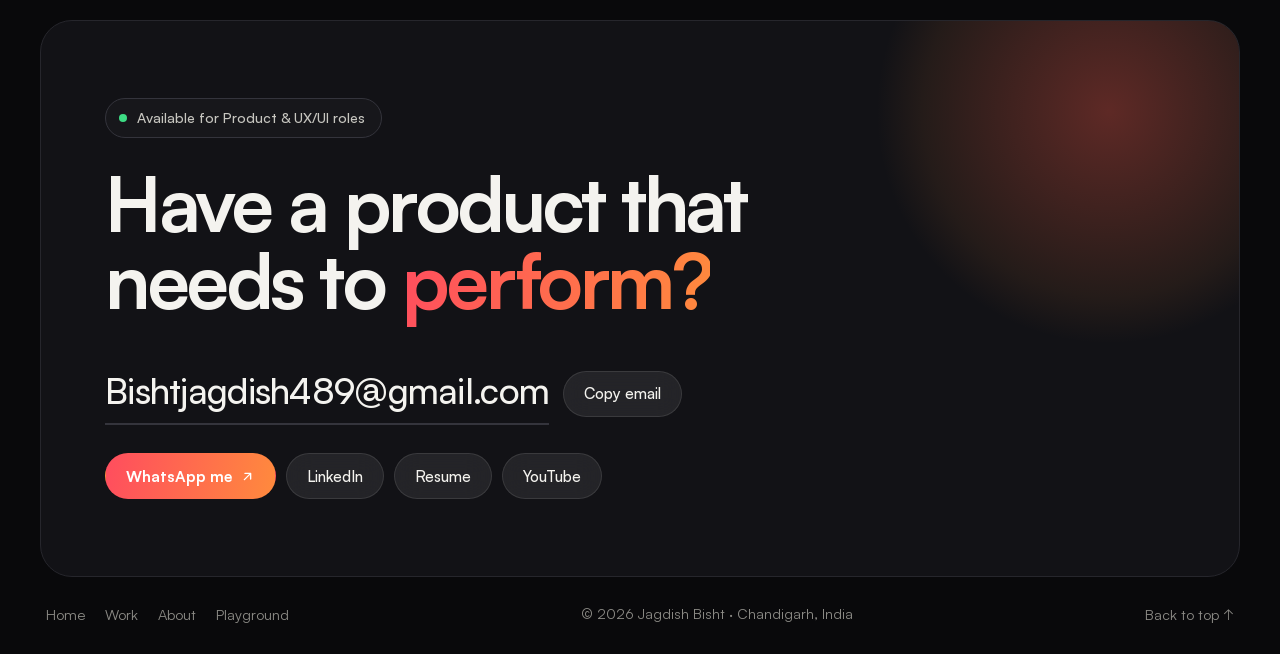
<file: mindbloom.html>
<!DOCTYPE html>
<html lang="en" class="no-js">
<head>
<meta charset="UTF-8">
<meta name="viewport" content="width=device-width, initial-scale=1">
<title>Mind Bloom, a merge puzzle for two generations — Case study by Jagdish Bisht</title>
<meta name="description" content="Concept case study: a merge puzzle game designed for children 6–12 and players 45+ at the same time, with seventy rounds that grow into a garden players keep.">
<meta property="og:title" content="Mind Bloom, a merge puzzle for two generations — Case study by Jagdish Bisht">
<meta property="og:description" content="Concept case study: a merge puzzle game designed for children 6–12 and players 45+ at the same time, with seventy rounds that grow into a garden players keep.">
<meta property="og:image" content="https://jagdish-design03.github.io/Jagdish.design/assets/img/og.png">
<meta name="twitter:card" content="summary_large_image">
<link rel="canonical" href="https://jagdish-design03.github.io/Jagdish.design/mindbloom.html">
<meta name="theme-color" content="#09090B">
<link rel="icon" href="data:image/svg+xml,<svg xmlns='http://www.w3.org/2000/svg' viewBox='0 0 64 64'><defs><linearGradient id='g' x1='0' x2='1'><stop offset='0' stop-color='%23FF4D5E'/><stop offset='1' stop-color='%23FF8A3D'/></linearGradient></defs><rect width='64' height='64' rx='16' fill='url(%23g)'/><text x='50%' y='58%' text-anchor='middle' dominant-baseline='middle' font-family='Impact,Arial Black' font-size='30' fill='white'>JB</text></svg>">
<link rel="preconnect" href="https://fonts.googleapis.com">
<link rel="preconnect" href="https://fonts.gstatic.com" crossorigin>
<link href="https://fonts.googleapis.com/css2?family=Anton&display=swap" rel="stylesheet">
<link rel="stylesheet" href="css/main.css?v=11">
<script>(function(c,l,a,r,i,t,y){c[a]=c[a]||function(){(c[a].q=c[a].q||[]).push(arguments)};t=l.createElement(r);t.async=1;t.src="https://www.clarity.ms/tag/"+i;y=l.getElementsByTagName(r)[0];y.parentNode.insertBefore(t,y);})(window,document,"clarity","script","ybke4p9ocn");</script>
</head>
<body>
<a class="skip" href="#main">Skip to content</a>
<header class="nav">
  <div class="wrap nav-in">
    <nav class="nav-links" id="navLinks" aria-label="Primary">
      <a href="index.html">Home</a>
      <a href="work.html">Work</a>
      <a href="about.html">About</a>
      <a href="playground.html">Playground</a>
      <a href="#contact">Contact</a>
      <span class="nav-mob-cta"><a href="assets/Jagdish-Bisht-Resume.pdf" target="_blank" rel="noopener">Resume</a><a href="https://wa.me/919557765467?text=Hi%20Jagdish%2C%20I%20saw%20your%20portfolio%20and%20would%20like%20to%20talk%20about%20a%20design%20role." target="_blank" rel="noopener">Hire me</a></span>
    </nav>
    <div class="nav-right">
      <a href="assets/Jagdish-Bisht-Resume.pdf" target="_blank" rel="noopener" class="pill-link">Resume</a>
      <a href="https://wa.me/919557765467?text=Hi%20Jagdish%2C%20I%20saw%20your%20portfolio%20and%20would%20like%20to%20talk%20about%20a%20design%20role." target="_blank" rel="noopener" class="pill-link pill-grad">Hire me <svg viewBox="0 0 24 24" fill="none" stroke="currentColor" stroke-width="2.2" stroke-linecap="round" stroke-linejoin="round" aria-hidden="true"><path d="M7 17 17 7M8 7h9v9"/></svg></a>
      <button class="menu-btn" aria-label="Menu" aria-expanded="false" aria-controls="navLinks"><span></span><span></span></button>
    </div>
  </div>
</header>
<main id="main">

<section class="cs-hero">
  <div class="wrap">
    <div class="csh">
      <div class="csh-l">
      <div class="chips"><span class="chip chip-live">Live on App Store</span><span class="chip">Mobile game</span></div>
      <h1>One game for a 7-year-old <span class="serif">and</span> their grandparent.</h1>
      <p class="cs-lede">A merge puzzle designed for children and players over 45 at the same time.</p>
      </div>
    </div>
    <div class="cs-cover rv"><img src="assets/img/mindbloom/hero.webp" alt="Mind Bloom overview" width="2560" height="800"></div>
  </div>
</section>

<div class="wrap cs-body">
  <section class="cs-sec">
    <div class="cs-side"><h2>Built for everyone, designed for no one</h2></div>
    <div class="cs-main rv">
      <p>Merge games are easy to download and easy to abandon. Most are tuned for one imagined player who is young, quick and plays in short bursts. Everyone else quietly drops off.</p>
      <div class="grid-2">
        <div class="box"><h4>Tutorials nobody finishes</h4><p>Children skip them and older players feel talked down to. The first board has to teach by being playable.</p></div>
        <div class="box"><h4>Targets made for young thumbs</h4><p>Small tiles and tight timers quietly shut out the 45+ player.</p></div>
        <div class="box"><h4>A score with nowhere to go</h4><p>Coins and stars are abstract. Nothing builds into something you can point at.</p></div>
        <div class="box"><h4>Difficulty that spikes</h4><p>One unreadable round late in a world is where most players stop for good.</p></div>
      </div>
      <p class="big-quote">"Make the first move obvious and the fortieth move interesting."<small>The rule I came back to every time</small></p>
    </div>
  </section>

  <section class="cs-sec">
    <div class="cs-side"><h2>Every decision had to work for both</h2></div>
    <div class="cs-main rv">
      <div class="itable">
        <div class="row head"><div>What the two audiences need</div><div>What it changed</div></div>
        <div class="row"><div>Players over 45 often play at arm's length, one-handed, in poor light.</div><div>Tiles differ by shape as well as colour, on targets big enough to hit without aiming.</div></div>
        <div class="row"><div>Children replay rounds. Older players rarely do.</div><div>Rounds stay replayable, but garden rewards drop only once. Replaying is for fun, not grinding.</div></div>
        <div class="row"><div>Both groups quit at a round they can't read, not one that's hard.</div><div>Every board opens with at least one obvious merge.</div></div>
      </div>
    </div>
  </section>

  <section class="cs-sec">
    <div class="cs-side"><h2>One round, start to finish</h2></div>
    <div class="cs-main">
      <div class="rv"><h3>One goal, in words, at the top</h3><p>"Collect 3 Clovers", with moves left right beside it. No timer and no second currency. The board is the only thing asking for attention.</p><div class="shot" style="margin-top:18px"><img src="assets/img/mindbloom/board.webp" alt="Board with goal" width="1690" height="648" loading="lazy"></div></div>
      <div class="rv" style="margin-top:48px"><h3>Merging up a tier</h3><p>Each tier has its own silhouette, so a player who can't easily tell two greens apart still knows what they're holding.</p><div class="shot" style="margin-top:18px"><img src="assets/img/mindbloom/rounds.webp" alt="Merge tiers" width="1690" height="648" loading="lazy"></div></div>
      <div class="rv" style="margin-top:48px"><h3>Round complete, garden grows</h3><p>The completion screen breaks down where every coin came from. Then everything you earned goes into the garden.</p><div class="shot" style="margin-top:18px"><img src="assets/img/mindbloom/garden.webp" alt="Garden" width="1690" height="648" loading="lazy"></div></div>
    </div>
  </section>

  <section class="cs-sec">
    <div class="cs-side"><h2>What stuck with me</h2></div>
    <div class="cs-main rv">
      <div class="reflection">
        <p class="big-quote">Designing for a child and a grandparent at once forced every decision to hold up twice, and the game got simpler each time.</p>
        <p style="margin-top:22px">The instinct with a 45+ audience is to build a gentler copy with an easy mode off to one side. That would have made a worse game for everyone. What worked was making one game clear enough that nobody needs the concession.</p>
      </div>
    </div>
  </section>
</div>

<div class="wrap">
  <a class="next" href="match.html">
        <span class="next-title"><b>Match</b><i><svg viewBox="0 0 24 24" fill="none" stroke="currentColor" stroke-width="2.2" stroke-linecap="round" stroke-linejoin="round" aria-hidden="true"><path d="M5 12h14M13 6l6 6-6 6"/></svg></i></span>
    <p>A hiring app where AI narrows the field and humans decide.</p>
  </a>
</div>
</main>
<footer class="ft" id="contact">
  <div class="wrap">
    <div class="ft-card rv">
      <div class="ft-glow" aria-hidden="true"></div>
      <span class="pill"><span class="dot" aria-hidden="true"></span>Available for Product &amp; UX/UI roles</span>
      <h2 class="ft-title">Have a product that<br>needs to <span class="grad-text">perform?</span></h2>
      <div class="ft-mail">
        <a href="https://mail.google.com/mail/?view=cm&fs=1&to=Bishtjagdish489%40gmail.com&su=Product%20design%20role" target="_blank" rel="noopener" class="ft-email">Bishtjagdish489@gmail.com</a>
        <button type="button" class="pill-link copy-email" data-email="Bishtjagdish489@gmail.com">Copy email</button>
      </div>
      <div class="ft-actions">
        <a href="https://wa.me/919557765467?text=Hi%20Jagdish%2C%20I%20saw%20your%20portfolio%20and%20would%20like%20to%20talk%20about%20a%20design%20role." target="_blank" rel="noopener" class="pill-link pill-grad">WhatsApp me <svg viewBox="0 0 24 24" fill="none" stroke="currentColor" stroke-width="2.2" stroke-linecap="round" stroke-linejoin="round" aria-hidden="true"><path d="M7 17 17 7M8 7h9v9"/></svg></a>
        <a href="https://www.linkedin.com/in/jagdish-bisht-475baa339/" target="_blank" rel="noopener" class="pill-link">LinkedIn</a>
        <a href="assets/Jagdish-Bisht-Resume.pdf" target="_blank" rel="noopener" class="pill-link">Resume</a>
        <a href="https://www.youtube.com/@joybishtux" target="_blank" rel="noopener" class="pill-link">YouTube</a>
      </div>
    </div>
    <div class="ft-bottom">
      <nav class="ft-nav" aria-label="Footer">
        <a href="index.html">Home</a><a href="work.html">Work</a><a href="about.html">About</a><a href="playground.html">Playground</a>
      </nav>
      <span class="ft-meta">© <span id="year">2026</span> Jagdish Bisht · Chandigarh, India</span>
      <a href="#" class="ft-top" onclick="window.scrollTo({top:0,behavior:'smooth'});return false;">Back to top ↑</a>
    </div>
  </div>
</footer>
<script src="js/main.js?v=7"></script>
</body>
</html>
</file>
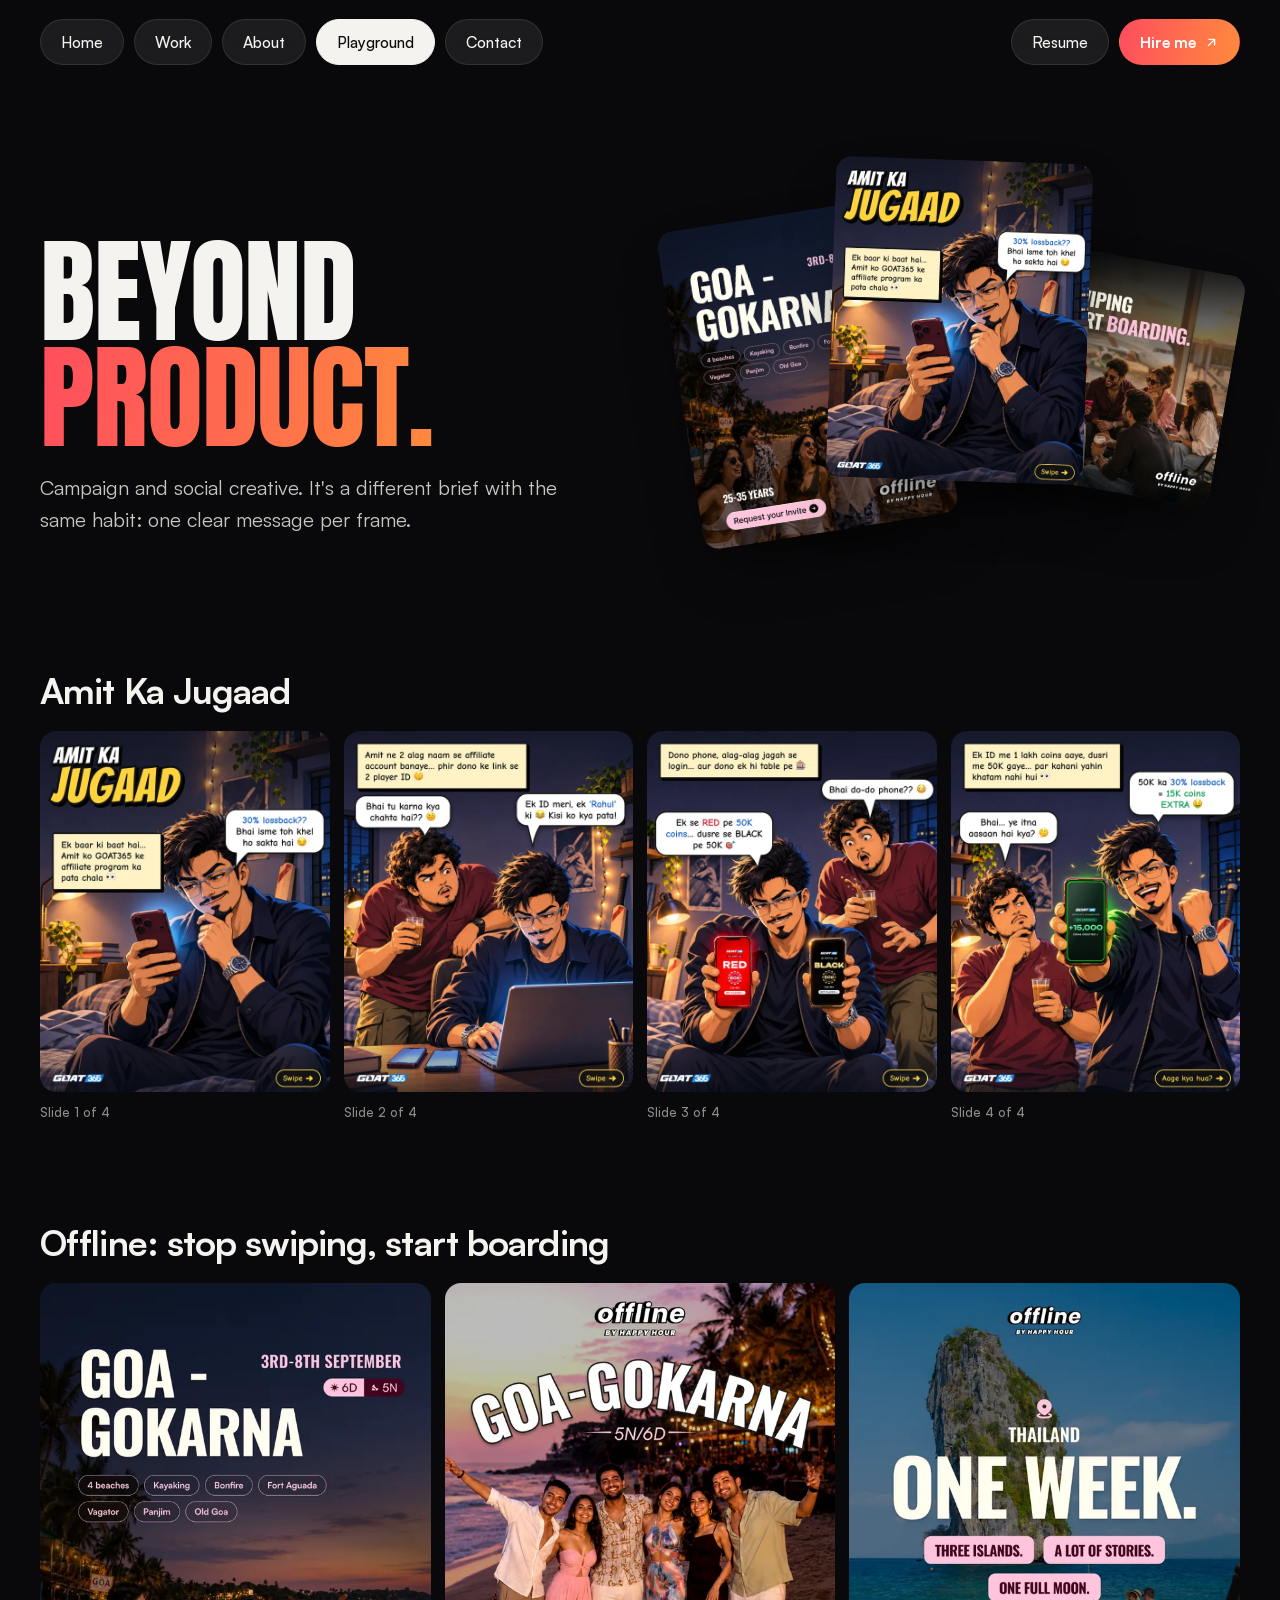
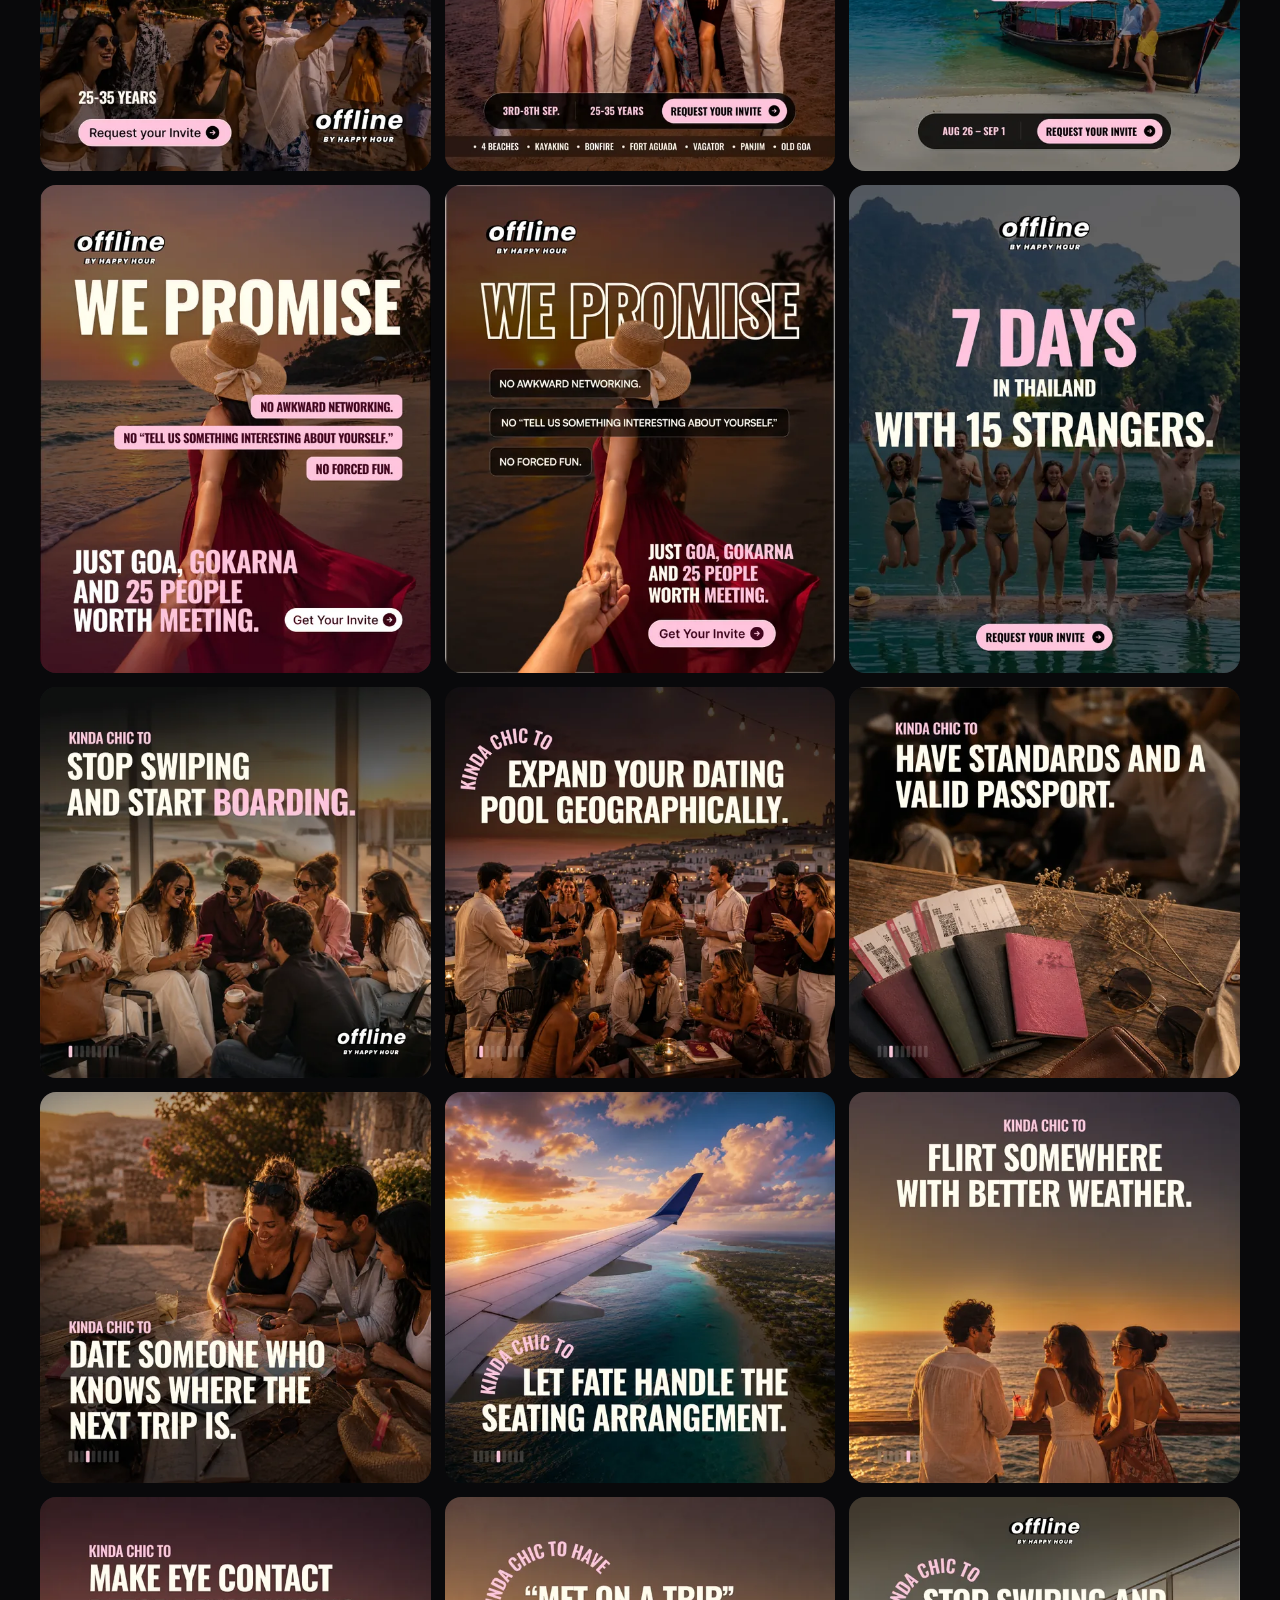
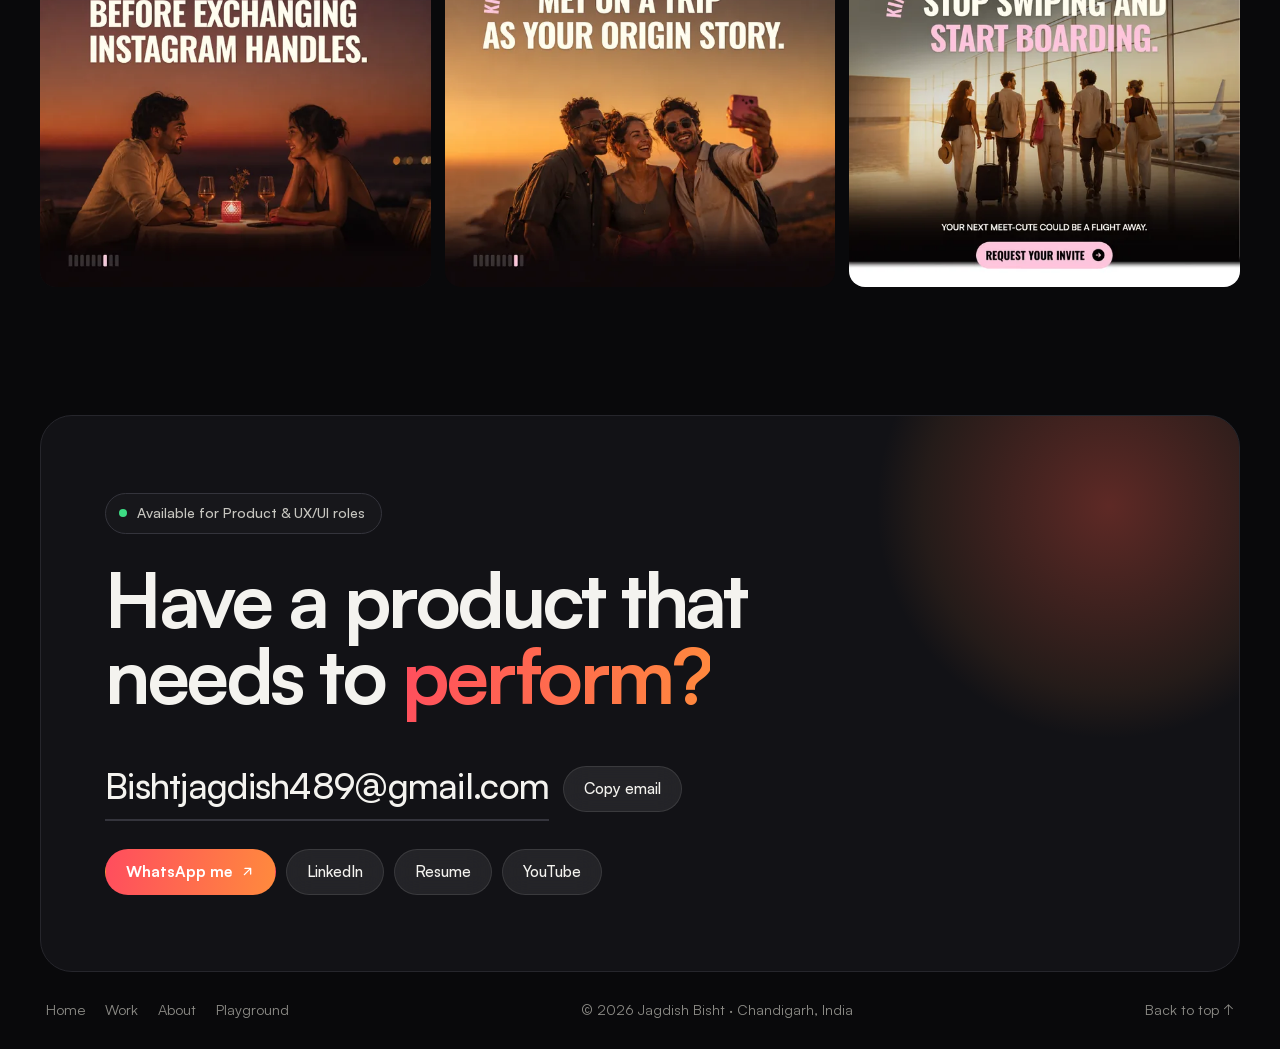
<file: playground.html>
<!DOCTYPE html>
<html lang="en" class="no-js">
<head>
<meta charset="UTF-8">
<meta name="viewport" content="width=device-width, initial-scale=1">
<title>Playground — Jagdish Bisht</title>
<meta name="description" content="Social media and campaign creative by Jagdish Bisht: a Hinglish comic story carousel and a travel-meets-dating campaign.">
<meta property="og:title" content="Playground — Jagdish Bisht">
<meta property="og:description" content="Social media and campaign creative by Jagdish Bisht: a Hinglish comic story carousel and a travel-meets-dating campaign.">
<meta property="og:image" content="https://jagdish-design03.github.io/Jagdish.design/assets/img/og.png">
<meta name="twitter:card" content="summary_large_image">
<link rel="canonical" href="https://jagdish-design03.github.io/Jagdish.design/playground.html">
<meta name="theme-color" content="#09090B">
<link rel="icon" href="data:image/svg+xml,<svg xmlns='http://www.w3.org/2000/svg' viewBox='0 0 64 64'><defs><linearGradient id='g' x1='0' x2='1'><stop offset='0' stop-color='%23FF4D5E'/><stop offset='1' stop-color='%23FF8A3D'/></linearGradient></defs><rect width='64' height='64' rx='16' fill='url(%23g)'/><text x='50%' y='58%' text-anchor='middle' dominant-baseline='middle' font-family='Impact,Arial Black' font-size='30' fill='white'>JB</text></svg>">
<link rel="preconnect" href="https://fonts.googleapis.com">
<link rel="preconnect" href="https://fonts.gstatic.com" crossorigin>
<link href="https://fonts.googleapis.com/css2?family=Anton&display=swap" rel="stylesheet">
<link rel="stylesheet" href="css/main.css?v=11">
<script>(function(c,l,a,r,i,t,y){c[a]=c[a]||function(){(c[a].q=c[a].q||[]).push(arguments)};t=l.createElement(r);t.async=1;t.src="https://www.clarity.ms/tag/"+i;y=l.getElementsByTagName(r)[0];y.parentNode.insertBefore(t,y);})(window,document,"clarity","script","ybke4p9ocn");</script>
</head>
<body>
<a class="skip" href="#main">Skip to content</a>
<header class="nav">
  <div class="wrap nav-in">
    <nav class="nav-links" id="navLinks" aria-label="Primary">
      <a href="index.html">Home</a>
      <a href="work.html">Work</a>
      <a href="about.html">About</a>
      <a href="playground.html" aria-current="page">Playground</a>
      <a href="#contact">Contact</a>
      <span class="nav-mob-cta"><a href="assets/Jagdish-Bisht-Resume.pdf" target="_blank" rel="noopener">Resume</a><a href="https://wa.me/919557765467?text=Hi%20Jagdish%2C%20I%20saw%20your%20portfolio%20and%20would%20like%20to%20talk%20about%20a%20design%20role." target="_blank" rel="noopener">Hire me</a></span>
    </nav>
    <div class="nav-right">
      <a href="assets/Jagdish-Bisht-Resume.pdf" target="_blank" rel="noopener" class="pill-link">Resume</a>
      <a href="https://wa.me/919557765467?text=Hi%20Jagdish%2C%20I%20saw%20your%20portfolio%20and%20would%20like%20to%20talk%20about%20a%20design%20role." target="_blank" rel="noopener" class="pill-link pill-grad">Hire me <svg viewBox="0 0 24 24" fill="none" stroke="currentColor" stroke-width="2.2" stroke-linecap="round" stroke-linejoin="round" aria-hidden="true"><path d="M7 17 17 7M8 7h9v9"/></svg></a>
      <button class="menu-btn" aria-label="Menu" aria-expanded="false" aria-controls="navLinks"><span></span><span></span></button>
    </div>
  </div>
</header>
<main id="main">

<section class="page-hero play-hero">
  <div class="wrap play-hero-in">
    <div>
      <h1>Beyond<br><span class="grad-text">product.</span></h1>
      <p>Campaign and social creative. It's a different brief with the same habit: one clear message per frame.</p>
    </div>
    <div class="play-fan" aria-hidden="true">
      <img src="assets/img/creative/p1.webp" alt="" width="600" height="750">
      <img src="assets/img/creative/amit1.webp" alt="" width="640" height="800">
      <img src="assets/img/creative/s1.webp" alt="" width="600" height="600">
    </div>
  </div>
</section>

<section class="wrap" style="margin-top:56px">
  <div class="play-group">
    <div class="play-head rv">
      <h2>Amit Ka Jugaad</h2>
    </div>
    <div class="story">
      <figure class="rv"><img src="assets/img/creative/amit1.webp" alt="Amit Ka Jugaad, slide 1" width="640" height="800" loading="lazy"><figcaption>Slide 1 of 4</figcaption></figure>
      <figure class="rv rv-d1"><img src="assets/img/creative/amit2.webp" alt="Amit Ka Jugaad, slide 2" width="640" height="800" loading="lazy"><figcaption>Slide 2 of 4</figcaption></figure>
      <figure class="rv rv-d2"><img src="assets/img/creative/amit3.webp" alt="Amit Ka Jugaad, slide 3" width="640" height="800" loading="lazy"><figcaption>Slide 3 of 4</figcaption></figure>
      <figure class="rv rv-d3"><img src="assets/img/creative/amit4.webp" alt="Amit Ka Jugaad, slide 4" width="640" height="800" loading="lazy"><figcaption>Slide 4 of 4</figcaption></figure>
    </div>
  </div>

  <div class="play-group">
    <div class="play-head rv">
      <h2>Offline: stop swiping, start boarding</h2>
    </div>
    <div class="grid-play">
      <figure class="rv"><img src="assets/img/creative/p1.webp" alt="Offline campaign poster" width="600" height="750" loading="lazy"></figure>
      <figure class="rv"><img src="assets/img/creative/p3.webp" alt="Offline campaign poster" width="600" height="750" loading="lazy"></figure>
      <figure class="rv"><img src="assets/img/creative/p5.webp" alt="Offline campaign poster" width="600" height="750" loading="lazy"></figure>
      <figure class="rv"><img src="assets/img/creative/p2.webp" alt="Offline campaign poster" width="600" height="750" loading="lazy"></figure>
      <figure class="rv"><img src="assets/img/creative/p4.webp" alt="Offline campaign poster" width="600" height="750" loading="lazy"></figure>
      <figure class="rv"><img src="assets/img/creative/p6.webp" alt="Offline campaign poster" width="600" height="750" loading="lazy"></figure>
    </div>
    <div class="grid-play" style="margin-top:14px">
      <figure class="rv"><img src="assets/img/creative/s1.webp" alt="Offline campaign square post" width="600" height="600" loading="lazy"></figure>
      <figure class="rv"><img src="assets/img/creative/s2.webp" alt="Offline campaign square post" width="600" height="600" loading="lazy"></figure>
      <figure class="rv"><img src="assets/img/creative/s3.webp" alt="Offline campaign square post" width="600" height="600" loading="lazy"></figure>
      <figure class="rv"><img src="assets/img/creative/s4.webp" alt="Offline campaign square post" width="600" height="600" loading="lazy"></figure>
      <figure class="rv"><img src="assets/img/creative/s5.webp" alt="Offline campaign square post" width="600" height="600" loading="lazy"></figure>
      <figure class="rv"><img src="assets/img/creative/s6.webp" alt="Offline campaign square post" width="600" height="600" loading="lazy"></figure>
      <figure class="rv"><img src="assets/img/creative/s7.webp" alt="Offline campaign square post" width="600" height="600" loading="lazy"></figure>
      <figure class="rv"><img src="assets/img/creative/s8.webp" alt="Offline campaign square post" width="600" height="600" loading="lazy"></figure>
      <figure class="rv"><img src="assets/img/creative/s9.webp" alt="Offline campaign square post" width="600" height="600" loading="lazy"></figure>
    </div>
  </div>
</section>
</main>
<footer class="ft" id="contact">
  <div class="wrap">
    <div class="ft-card rv">
      <div class="ft-glow" aria-hidden="true"></div>
      <span class="pill"><span class="dot" aria-hidden="true"></span>Available for Product &amp; UX/UI roles</span>
      <h2 class="ft-title">Have a product that<br>needs to <span class="grad-text">perform?</span></h2>
      <div class="ft-mail">
        <a href="https://mail.google.com/mail/?view=cm&fs=1&to=Bishtjagdish489%40gmail.com&su=Product%20design%20role" target="_blank" rel="noopener" class="ft-email">Bishtjagdish489@gmail.com</a>
        <button type="button" class="pill-link copy-email" data-email="Bishtjagdish489@gmail.com">Copy email</button>
      </div>
      <div class="ft-actions">
        <a href="https://wa.me/919557765467?text=Hi%20Jagdish%2C%20I%20saw%20your%20portfolio%20and%20would%20like%20to%20talk%20about%20a%20design%20role." target="_blank" rel="noopener" class="pill-link pill-grad">WhatsApp me <svg viewBox="0 0 24 24" fill="none" stroke="currentColor" stroke-width="2.2" stroke-linecap="round" stroke-linejoin="round" aria-hidden="true"><path d="M7 17 17 7M8 7h9v9"/></svg></a>
        <a href="https://www.linkedin.com/in/jagdish-bisht-475baa339/" target="_blank" rel="noopener" class="pill-link">LinkedIn</a>
        <a href="assets/Jagdish-Bisht-Resume.pdf" target="_blank" rel="noopener" class="pill-link">Resume</a>
        <a href="https://www.youtube.com/@joybishtux" target="_blank" rel="noopener" class="pill-link">YouTube</a>
      </div>
    </div>
    <div class="ft-bottom">
      <nav class="ft-nav" aria-label="Footer">
        <a href="index.html">Home</a><a href="work.html">Work</a><a href="about.html">About</a><a href="playground.html">Playground</a>
      </nav>
      <span class="ft-meta">© <span id="year">2026</span> Jagdish Bisht · Chandigarh, India</span>
      <a href="#" class="ft-top" onclick="window.scrollTo({top:0,behavior:'smooth'});return false;">Back to top ↑</a>
    </div>
  </div>
</footer>
<script src="js/main.js?v=7"></script>
</body>
</html>
</file>
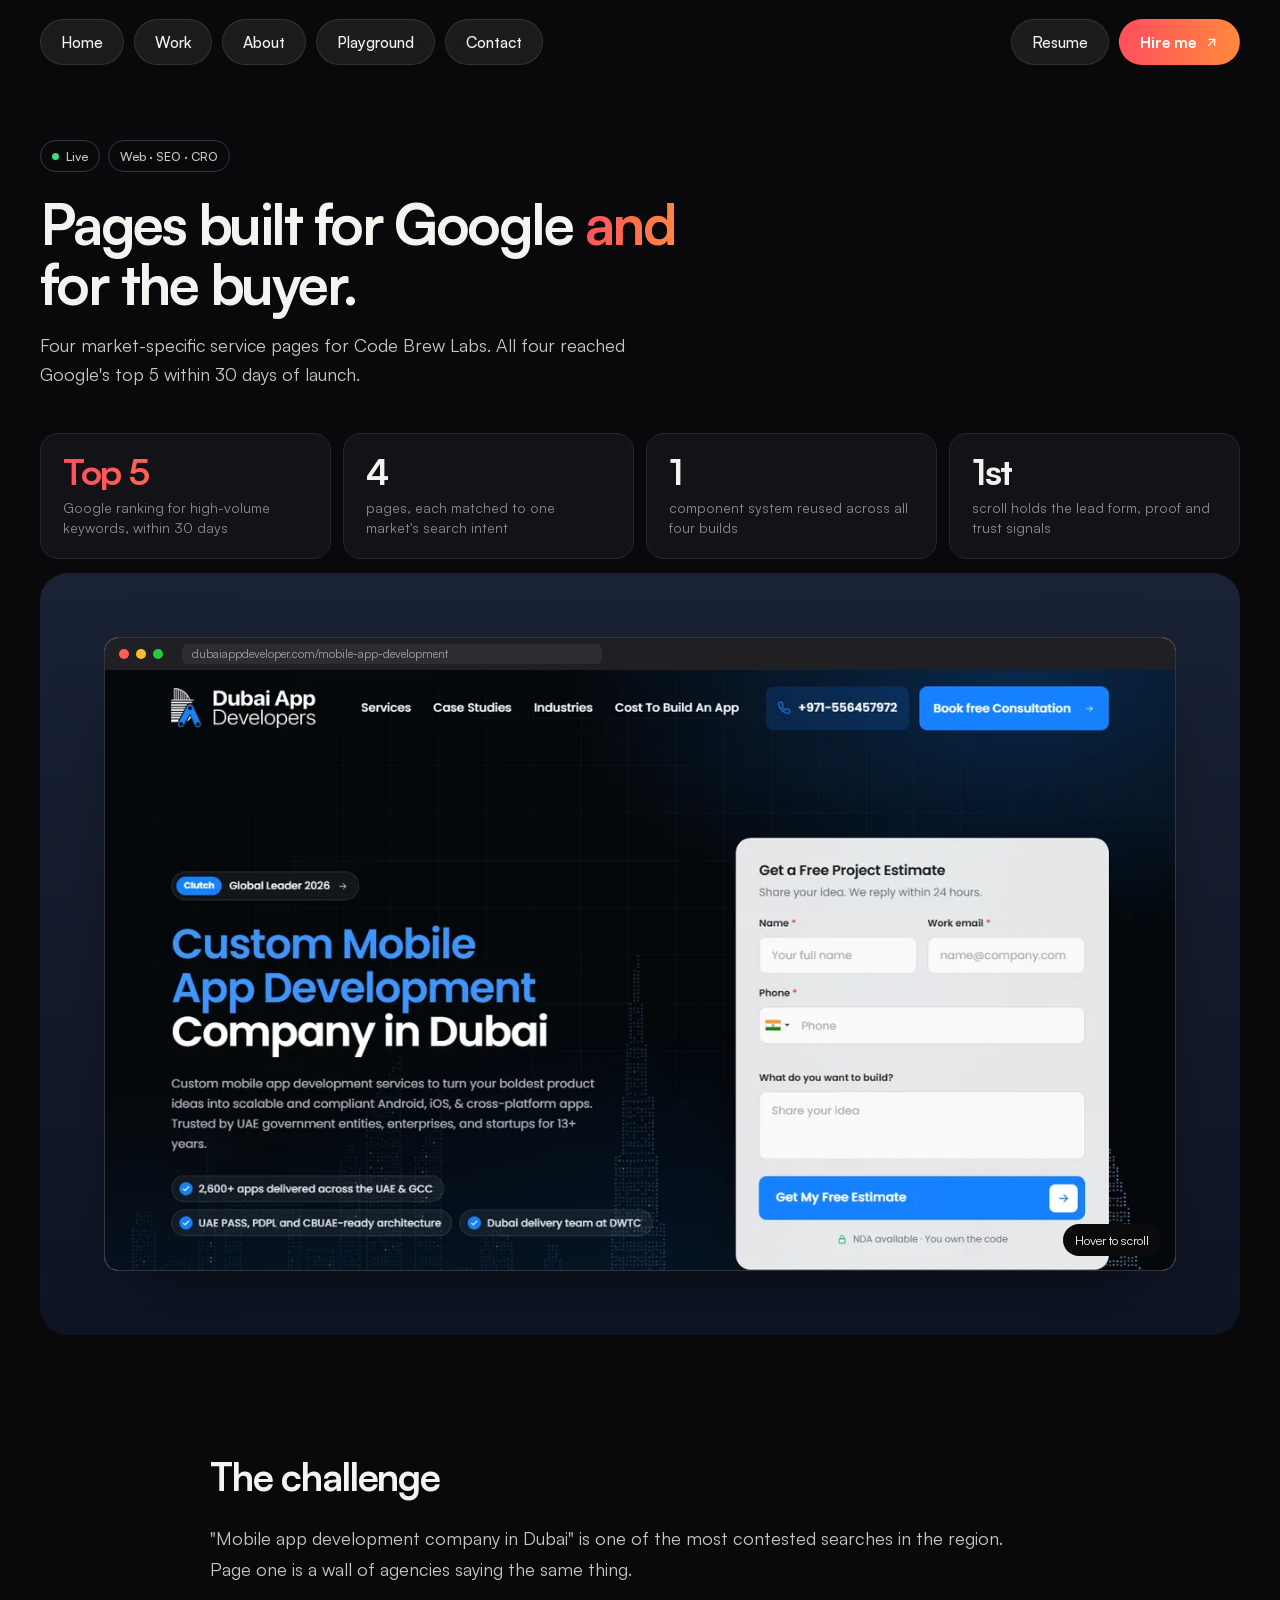
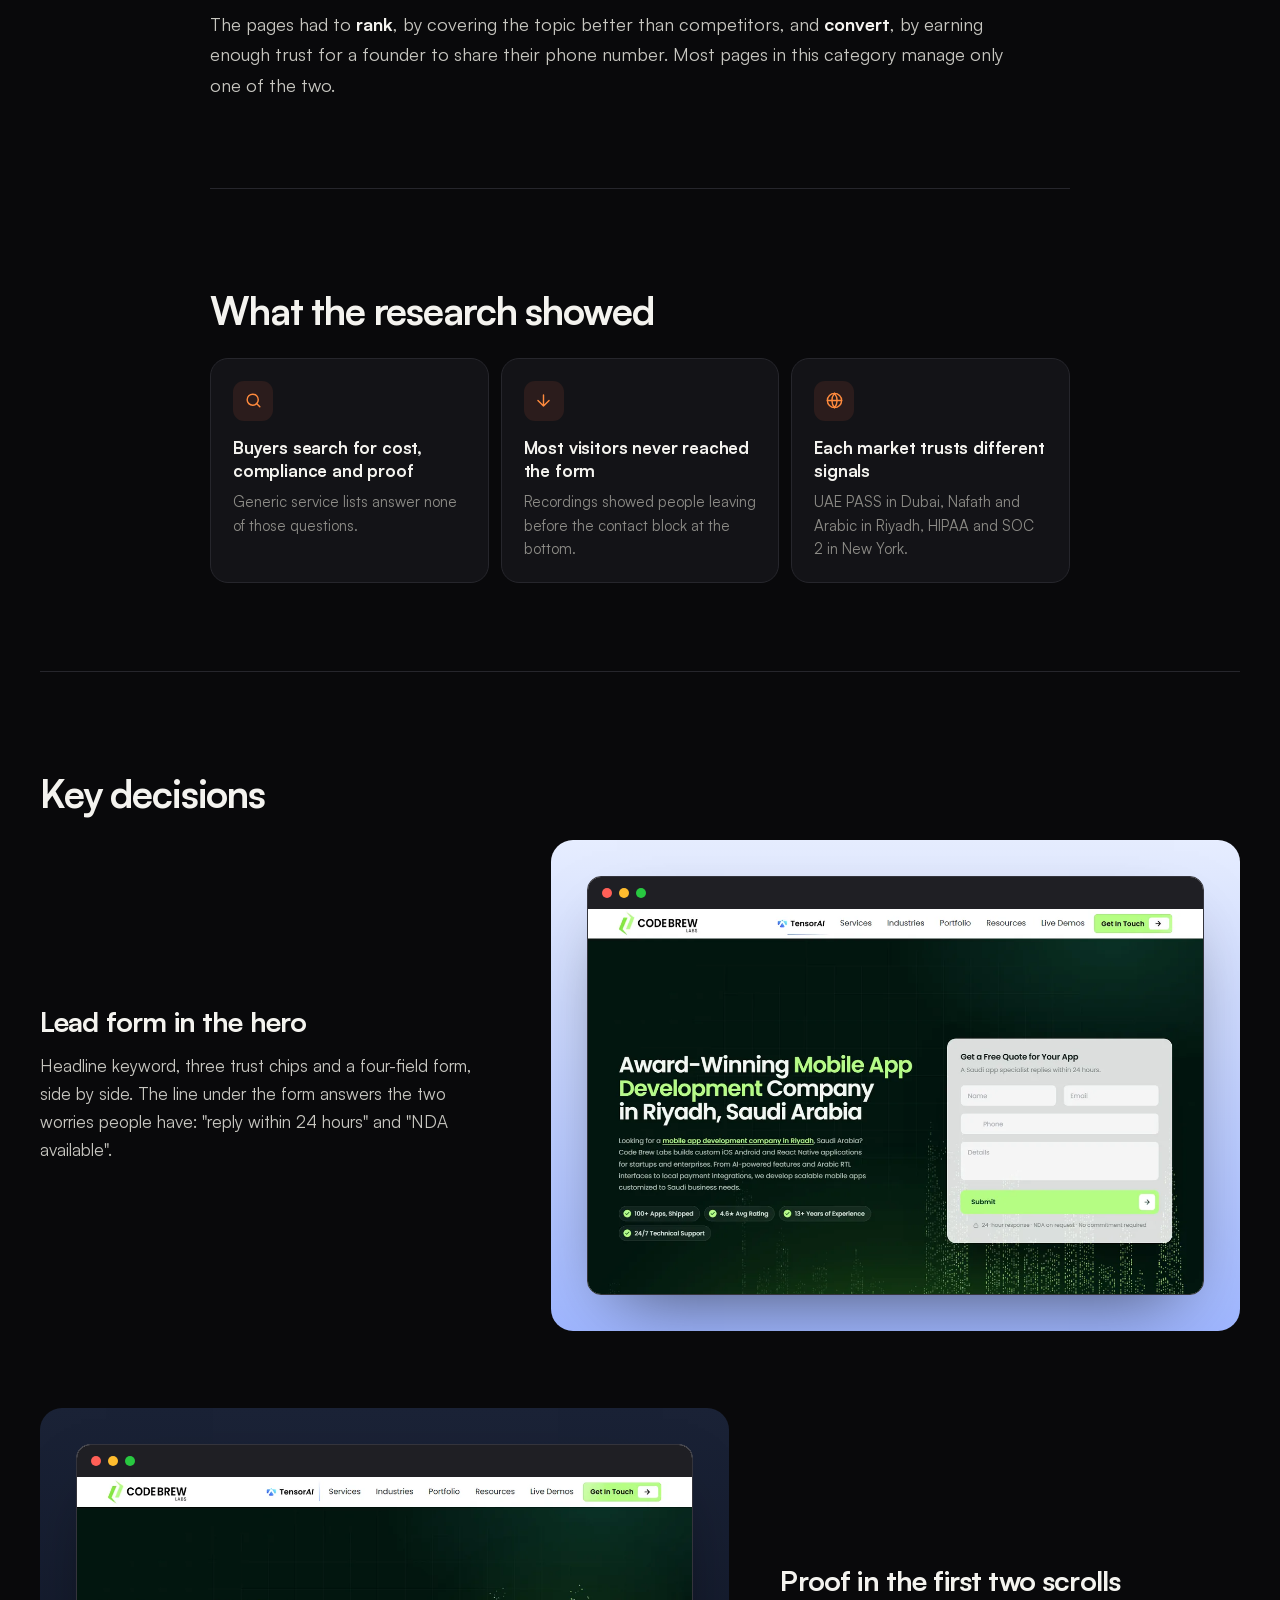
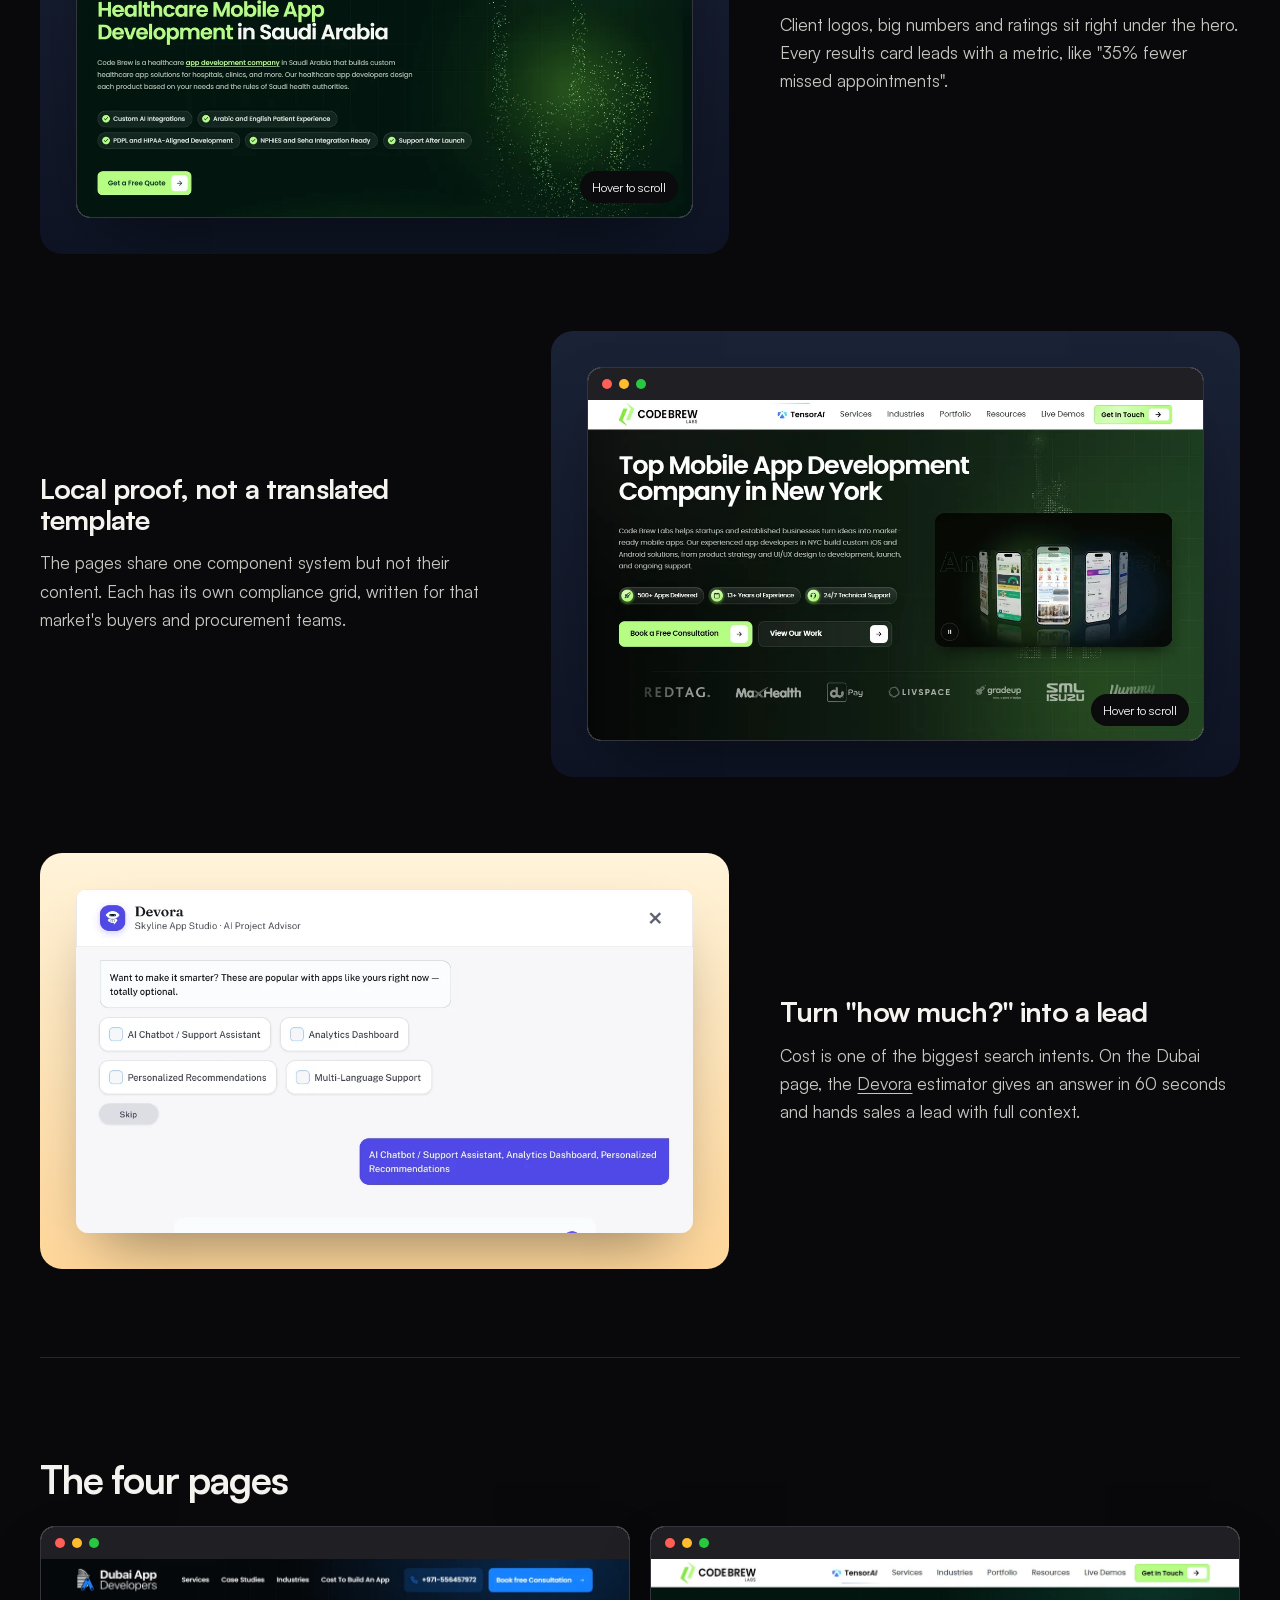
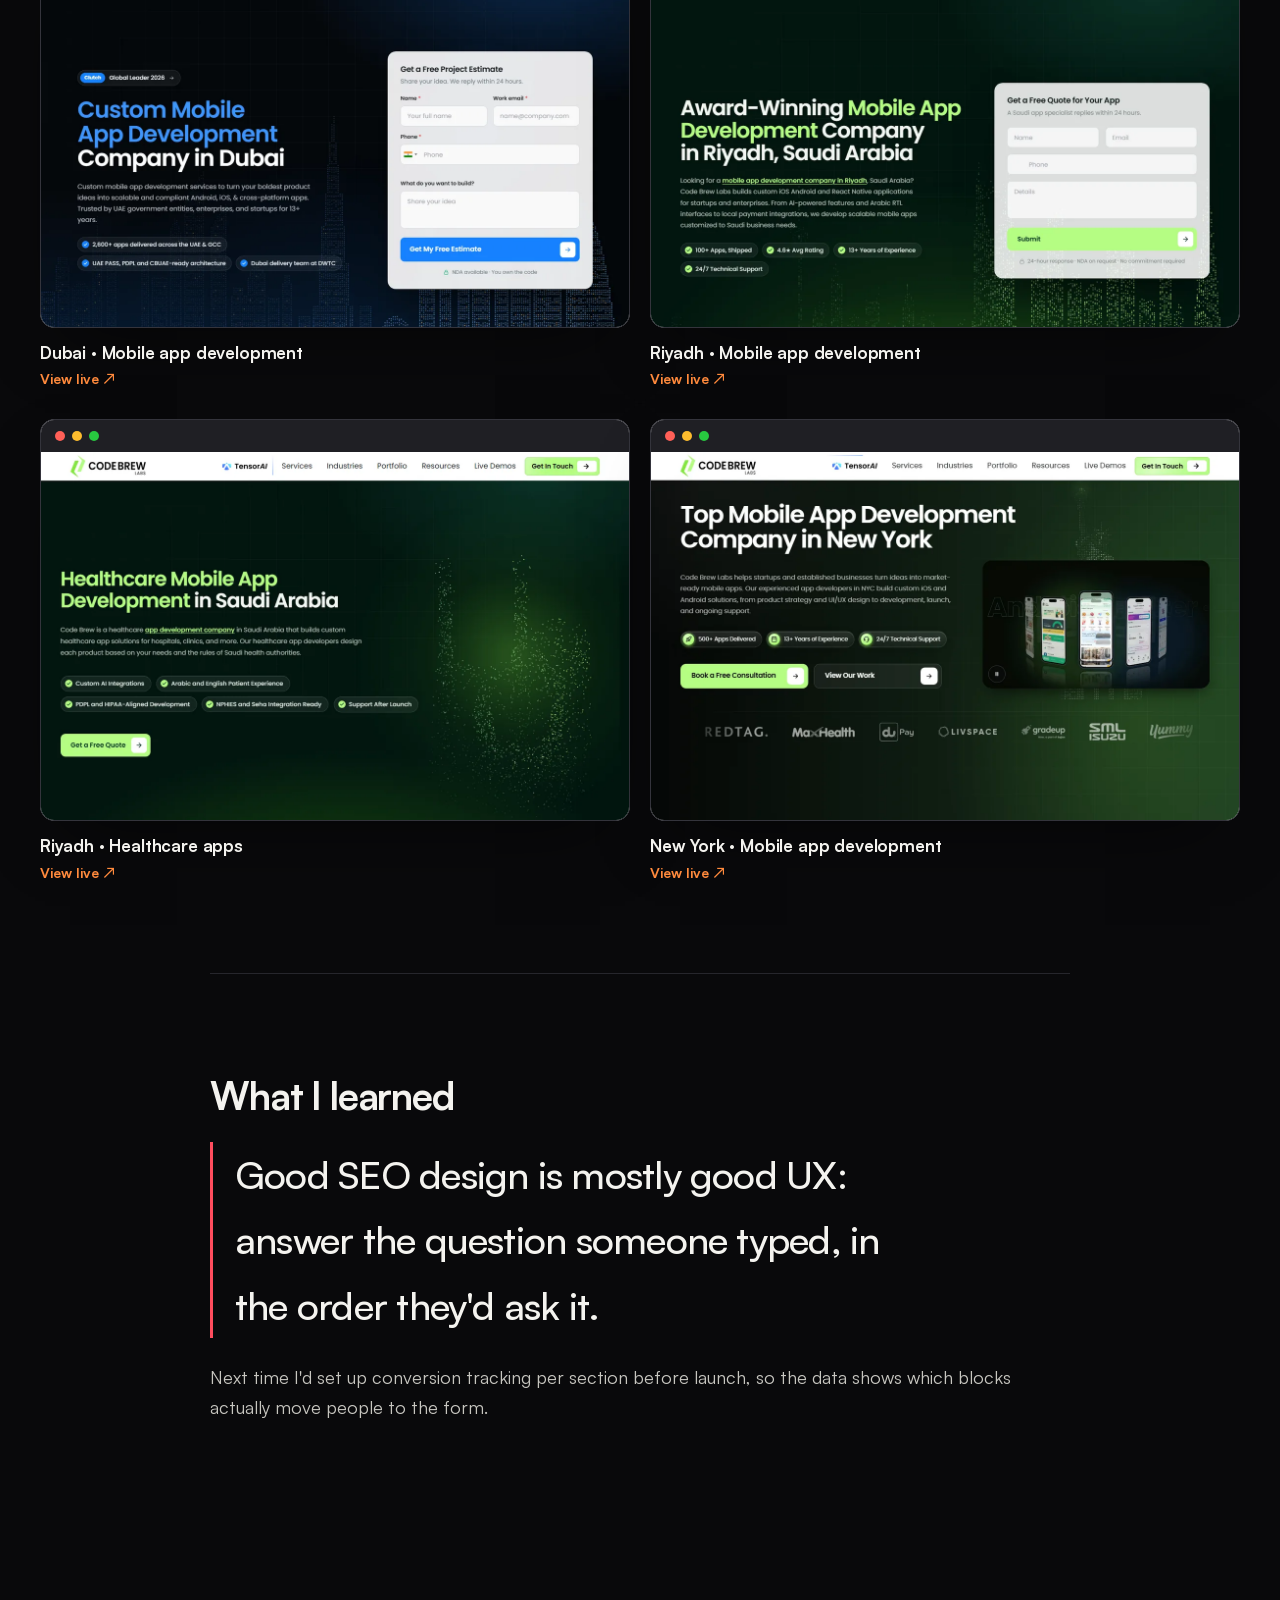
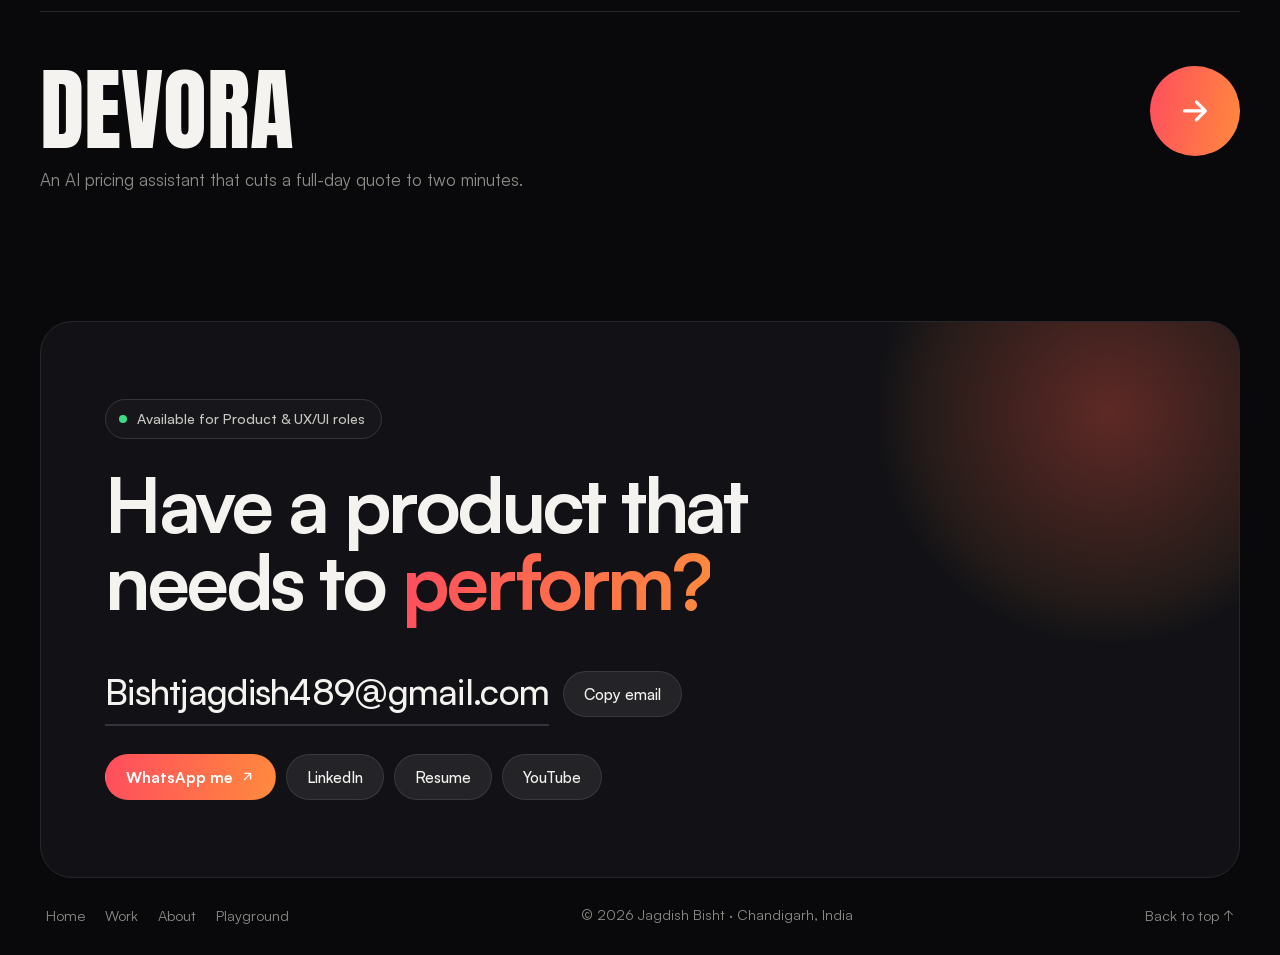
<file: seo-landing-pages.html>
<!DOCTYPE html>
<html lang="en" class="no-js">
<head>
<meta charset="UTF-8">
<meta name="viewport" content="width=device-width, initial-scale=1">
<title>SEO landing pages that ranked top 5 in 30 days — Jagdish Bisht</title>
<meta name="description" content="Case study: four market-specific service pages for Code Brew Labs in Dubai, Riyadh and New York, designed for search intent and conversion, reaching Google's top 5 for high-volume keywords within 30 days.">
<meta property="og:title" content="SEO landing pages that ranked top 5 in 30 days — Jagdish Bisht">
<meta property="og:description" content="Case study: four market-specific service pages for Code Brew Labs in Dubai, Riyadh and New York, designed for search intent and conversion, reaching Google's top 5 for high-volume keywords within 30 days.">
<meta property="og:image" content="https://jagdish-design03.github.io/Jagdish.design/assets/img/og.png">
<meta name="twitter:card" content="summary_large_image">
<link rel="canonical" href="https://jagdish-design03.github.io/Jagdish.design/seo-landing-pages.html">
<meta name="theme-color" content="#09090B">
<link rel="icon" href="data:image/svg+xml,<svg xmlns='http://www.w3.org/2000/svg' viewBox='0 0 64 64'><defs><linearGradient id='g' x1='0' x2='1'><stop offset='0' stop-color='%23FF4D5E'/><stop offset='1' stop-color='%23FF8A3D'/></linearGradient></defs><rect width='64' height='64' rx='16' fill='url(%23g)'/><text x='50%' y='58%' text-anchor='middle' dominant-baseline='middle' font-family='Impact,Arial Black' font-size='30' fill='white'>JB</text></svg>">
<link rel="preconnect" href="https://fonts.googleapis.com">
<link rel="preconnect" href="https://fonts.gstatic.com" crossorigin>
<link href="https://fonts.googleapis.com/css2?family=Anton&display=swap" rel="stylesheet">
<link rel="stylesheet" href="css/main.css?v=11">
<script>(function(c,l,a,r,i,t,y){c[a]=c[a]||function(){(c[a].q=c[a].q||[]).push(arguments)};t=l.createElement(r);t.async=1;t.src="https://www.clarity.ms/tag/"+i;y=l.getElementsByTagName(r)[0];y.parentNode.insertBefore(t,y);})(window,document,"clarity","script","ybke4p9ocn");</script>
</head>
<body>
<a class="skip" href="#main">Skip to content</a>
<header class="nav">
  <div class="wrap nav-in">
    <nav class="nav-links" id="navLinks" aria-label="Primary">
      <a href="index.html">Home</a>
      <a href="work.html">Work</a>
      <a href="about.html">About</a>
      <a href="playground.html">Playground</a>
      <a href="#contact">Contact</a>
      <span class="nav-mob-cta"><a href="assets/Jagdish-Bisht-Resume.pdf" target="_blank" rel="noopener">Resume</a><a href="https://wa.me/919557765467?text=Hi%20Jagdish%2C%20I%20saw%20your%20portfolio%20and%20would%20like%20to%20talk%20about%20a%20design%20role." target="_blank" rel="noopener">Hire me</a></span>
    </nav>
    <div class="nav-right">
      <a href="assets/Jagdish-Bisht-Resume.pdf" target="_blank" rel="noopener" class="pill-link">Resume</a>
      <a href="https://wa.me/919557765467?text=Hi%20Jagdish%2C%20I%20saw%20your%20portfolio%20and%20would%20like%20to%20talk%20about%20a%20design%20role." target="_blank" rel="noopener" class="pill-link pill-grad">Hire me <svg viewBox="0 0 24 24" fill="none" stroke="currentColor" stroke-width="2.2" stroke-linecap="round" stroke-linejoin="round" aria-hidden="true"><path d="M7 17 17 7M8 7h9v9"/></svg></a>
      <button class="menu-btn" aria-label="Menu" aria-expanded="false" aria-controls="navLinks"><span></span><span></span></button>
    </div>
  </div>
</header>
<main id="main">

<section class="cs-hero">
  <div class="wrap">
    <div class="csh">
      <div class="csh-l">
      <div class="chips"><span class="chip chip-live">Live</span><span class="chip">Web · SEO · CRO</span></div>
      <h1>Pages built for Google <span class="serif">and</span> for the buyer.</h1>
      <p class="cs-lede">Four market-specific service pages for Code Brew Labs. All four reached Google's top 5 within 30 days of launch.</p>
      </div>
    </div>
    <div class="tldr">
      <div><b>Top 5</b><span>Google ranking for high-volume keywords, within 30 days</span></div>
      <div><b>4</b><span>pages, each matched to one market's search intent</span></div>
      <div><b>1</b><span>component system reused across all four builds</span></div>
      <div><b>1st</b><span>scroll holds the lead form, proof and trust signals</span></div>
    </div>
    <div class="cs-cover tint-night pad rv">
      <div class="browser-lg"><div class="bar"><i></i><i></i><i></i><span>dubaiappdeveloper.com/mobile-app-development</span></div>
        <div class="scrollshot"><img src="assets/img/seo/dubai-long.webp" alt="Full Dubai mobile app development landing page" width="1200" height="1700"><span class="scroll-hint">Hover to scroll</span></div>
      </div>
    </div>
  </div>
</section>

<div class="wrap cs-body">

  <section class="cs-sec">
    <div class="cs-side"><h2>The challenge</h2></div>
    <div class="cs-main rv">
      <p>"Mobile app development company in Dubai" is one of the most contested searches in the region. Page one is a wall of agencies saying the same thing.</p>
      <p>The pages had to <b>rank</b>, by covering the topic better than competitors, and <b>convert</b>, by earning enough trust for a founder to share their phone number. Most pages in this category manage only one of the two.</p>
    </div>
  </section>

  <section class="cs-sec">
    <div class="cs-side"><h2>What the research showed</h2></div>
    <div class="cs-main rv">
      <div class="insights">
        <div class="insight"><span class="ins-ic"><svg viewBox="0 0 24 24" fill="none" stroke="currentColor" stroke-width="1.8" stroke-linecap="round" stroke-linejoin="round"><circle cx="11" cy="11" r="7"/><path d="m20 20-3.5-3.5"/></svg></span><h4>Buyers search for cost, compliance and proof</h4><p>Generic service lists answer none of those questions.</p></div>
        <div class="insight"><span class="ins-ic"><svg viewBox="0 0 24 24" fill="none" stroke="currentColor" stroke-width="1.8" stroke-linecap="round" stroke-linejoin="round"><path d="M12 5v14M5 12l7 7 7-7"/></svg></span><h4>Most visitors never reached the form</h4><p>Recordings showed people leaving before the contact block at the bottom.</p></div>
        <div class="insight"><span class="ins-ic"><svg viewBox="0 0 24 24" fill="none" stroke="currentColor" stroke-width="1.8" stroke-linecap="round" stroke-linejoin="round"><circle cx="12" cy="12" r="9"/><path d="M3 12h18M12 3a14 14 0 0 1 0 18M12 3a14 14 0 0 0 0 18"/></svg></span><h4>Each market trusts different signals</h4><p>UAE PASS in Dubai, Nafath and Arabic in Riyadh, HIPAA and SOC 2 in New York.</p></div>
      </div>
    </div>
  </section>

  <section class="cs-sec cs-wide">
    <div class="cs-side"><h2>Key decisions</h2></div>
    <div class="features">
      <div class="feature rv">
        <div class="feature-text">
          <h3>Lead form in the hero</h3>
          <p>Headline keyword, three trust chips and a four-field form, side by side. The line under the form answers the two worries people have: "reply within 24 hours" and "NDA available".</p>
        </div>
        <div class="feature-img tint-blue"><div class="browser-lg"><div class="bar"><i></i><i></i><i></i></div><img src="assets/img/seo/ksa-hero.webp" alt="Riyadh page hero with quote form" width="1200" height="750" loading="lazy"></div></div>
      </div>
      <div class="feature flip rv">
        <div class="feature-text">
          <h3>Proof in the first two scrolls</h3>
          <p>Client logos, big numbers and ratings sit right under the hero. Every results card leads with a metric, like "35% fewer missed appointments".</p>
        </div>
        <div class="feature-img tint-night"><div class="browser-lg"><div class="bar"><i></i><i></i><i></i></div><div class="scrollshot" style="height:340px"><img src="assets/img/seo/health-long.webp" alt="Healthcare page with proof section" width="1200" height="2000" loading="lazy"><span class="scroll-hint">Hover to scroll</span></div></div></div>
      </div>
      <div class="feature rv">
        <div class="feature-text">
          <h3>Local proof, not a translated template</h3>
          <p>The pages share one component system but not their content. Each has its own compliance grid, written for that market's buyers and procurement teams.</p>
        </div>
        <div class="feature-img tint-night"><div class="browser-lg"><div class="bar"><i></i><i></i><i></i></div><div class="scrollshot" style="height:340px"><img src="assets/img/seo/ny-long.webp" alt="New York page" width="1200" height="2000" loading="lazy"><span class="scroll-hint">Hover to scroll</span></div></div></div>
      </div>
      <div class="feature flip rv">
        <div class="feature-text">
          <h3>Turn "how much?" into a lead</h3>
          <p>Cost is one of the biggest search intents. On the Dubai page, the <a href="devora.html">Devora</a> estimator gives an answer in 60 seconds and hands sales a lead with full context.</p>
        </div>
        <div class="feature-img tint-sand"><img class="shadowed" src="assets/img/devora/visitor-experience.webp" alt="Devora estimator" width="1064" height="592" loading="lazy"></div>
      </div>
    </div>
  </section>

  <section class="cs-sec cs-wide">
    <div class="cs-side"><h2>The four pages</h2></div>
    <div class="pages-grid rv">
      <a class="page-card" href="https://dubaiappdeveloper.com/mobile-app-development-2/" target="_blank" rel="noopener"><div class="browser-lg"><div class="bar"><i></i><i></i><i></i></div><img src="assets/img/seo/dubai-hero.webp" alt="Dubai page" width="1200" height="750" loading="lazy"></div><h4>Dubai · Mobile app development</h4><span class="live">View live ↗</span></a>
      <a class="page-card" href="https://www.code-brew.com/sa/mobile-app-development-company-saudi-arabia/" target="_blank" rel="noopener"><div class="browser-lg"><div class="bar"><i></i><i></i><i></i></div><img src="assets/img/seo/ksa-hero.webp" alt="Riyadh page" width="1200" height="750" loading="lazy"></div><h4>Riyadh · Mobile app development</h4><span class="live">View live ↗</span></a>
      <a class="page-card" href="https://www.code-brew.com/sa/healthcare-app-development-saudi-arabia/" target="_blank" rel="noopener"><div class="browser-lg"><div class="bar"><i></i><i></i><i></i></div><img src="assets/img/seo/health-hero.webp" alt="Healthcare page" width="1200" height="750" loading="lazy"></div><h4>Riyadh · Healthcare apps</h4><span class="live">View live ↗</span></a>
      <a class="page-card" href="https://www.code-brew.com/us/mobile-app-development-company-new-york/" target="_blank" rel="noopener"><div class="browser-lg"><div class="bar"><i></i><i></i><i></i></div><img src="assets/img/seo/ny-hero.webp" alt="New York page" width="1200" height="750" loading="lazy"></div><h4>New York · Mobile app development</h4><span class="live">View live ↗</span></a>
    </div>
  </section>

  <section class="cs-sec">
    <div class="cs-side"><h2>What I learned</h2></div>
    <div class="cs-main rv">
      <p class="big-quote">Good SEO design is mostly good UX: answer the question someone typed, in the order they'd ask it.</p>
      <p>Next time I'd set up conversion tracking per section before launch, so the data shows which blocks actually move people to the form.</p>
    </div>
  </section>
</div>

<div class="wrap">
  <a class="next" href="devora.html">
        <span class="next-title"><b>Devora</b><i><svg viewBox="0 0 24 24" fill="none" stroke="currentColor" stroke-width="2.2" stroke-linecap="round" stroke-linejoin="round" aria-hidden="true"><path d="M5 12h14M13 6l6 6-6 6"/></svg></i></span>
    <p>An AI pricing assistant that cuts a full-day quote to two minutes.</p>
  </a>
</div>
</main>
<footer class="ft" id="contact">
  <div class="wrap">
    <div class="ft-card rv">
      <div class="ft-glow" aria-hidden="true"></div>
      <span class="pill"><span class="dot" aria-hidden="true"></span>Available for Product &amp; UX/UI roles</span>
      <h2 class="ft-title">Have a product that<br>needs to <span class="grad-text">perform?</span></h2>
      <div class="ft-mail">
        <a href="https://mail.google.com/mail/?view=cm&fs=1&to=Bishtjagdish489%40gmail.com&su=Product%20design%20role" target="_blank" rel="noopener" class="ft-email">Bishtjagdish489@gmail.com</a>
        <button type="button" class="pill-link copy-email" data-email="Bishtjagdish489@gmail.com">Copy email</button>
      </div>
      <div class="ft-actions">
        <a href="https://wa.me/919557765467?text=Hi%20Jagdish%2C%20I%20saw%20your%20portfolio%20and%20would%20like%20to%20talk%20about%20a%20design%20role." target="_blank" rel="noopener" class="pill-link pill-grad">WhatsApp me <svg viewBox="0 0 24 24" fill="none" stroke="currentColor" stroke-width="2.2" stroke-linecap="round" stroke-linejoin="round" aria-hidden="true"><path d="M7 17 17 7M8 7h9v9"/></svg></a>
        <a href="https://www.linkedin.com/in/jagdish-bisht-475baa339/" target="_blank" rel="noopener" class="pill-link">LinkedIn</a>
        <a href="assets/Jagdish-Bisht-Resume.pdf" target="_blank" rel="noopener" class="pill-link">Resume</a>
        <a href="https://www.youtube.com/@joybishtux" target="_blank" rel="noopener" class="pill-link">YouTube</a>
      </div>
    </div>
    <div class="ft-bottom">
      <nav class="ft-nav" aria-label="Footer">
        <a href="index.html">Home</a><a href="work.html">Work</a><a href="about.html">About</a><a href="playground.html">Playground</a>
      </nav>
      <span class="ft-meta">© <span id="year">2026</span> Jagdish Bisht · Chandigarh, India</span>
      <a href="#" class="ft-top" onclick="window.scrollTo({top:0,behavior:'smooth'});return false;">Back to top ↑</a>
    </div>
  </div>
</footer>
<script src="js/main.js?v=7"></script>
</body>
</html>
</file>
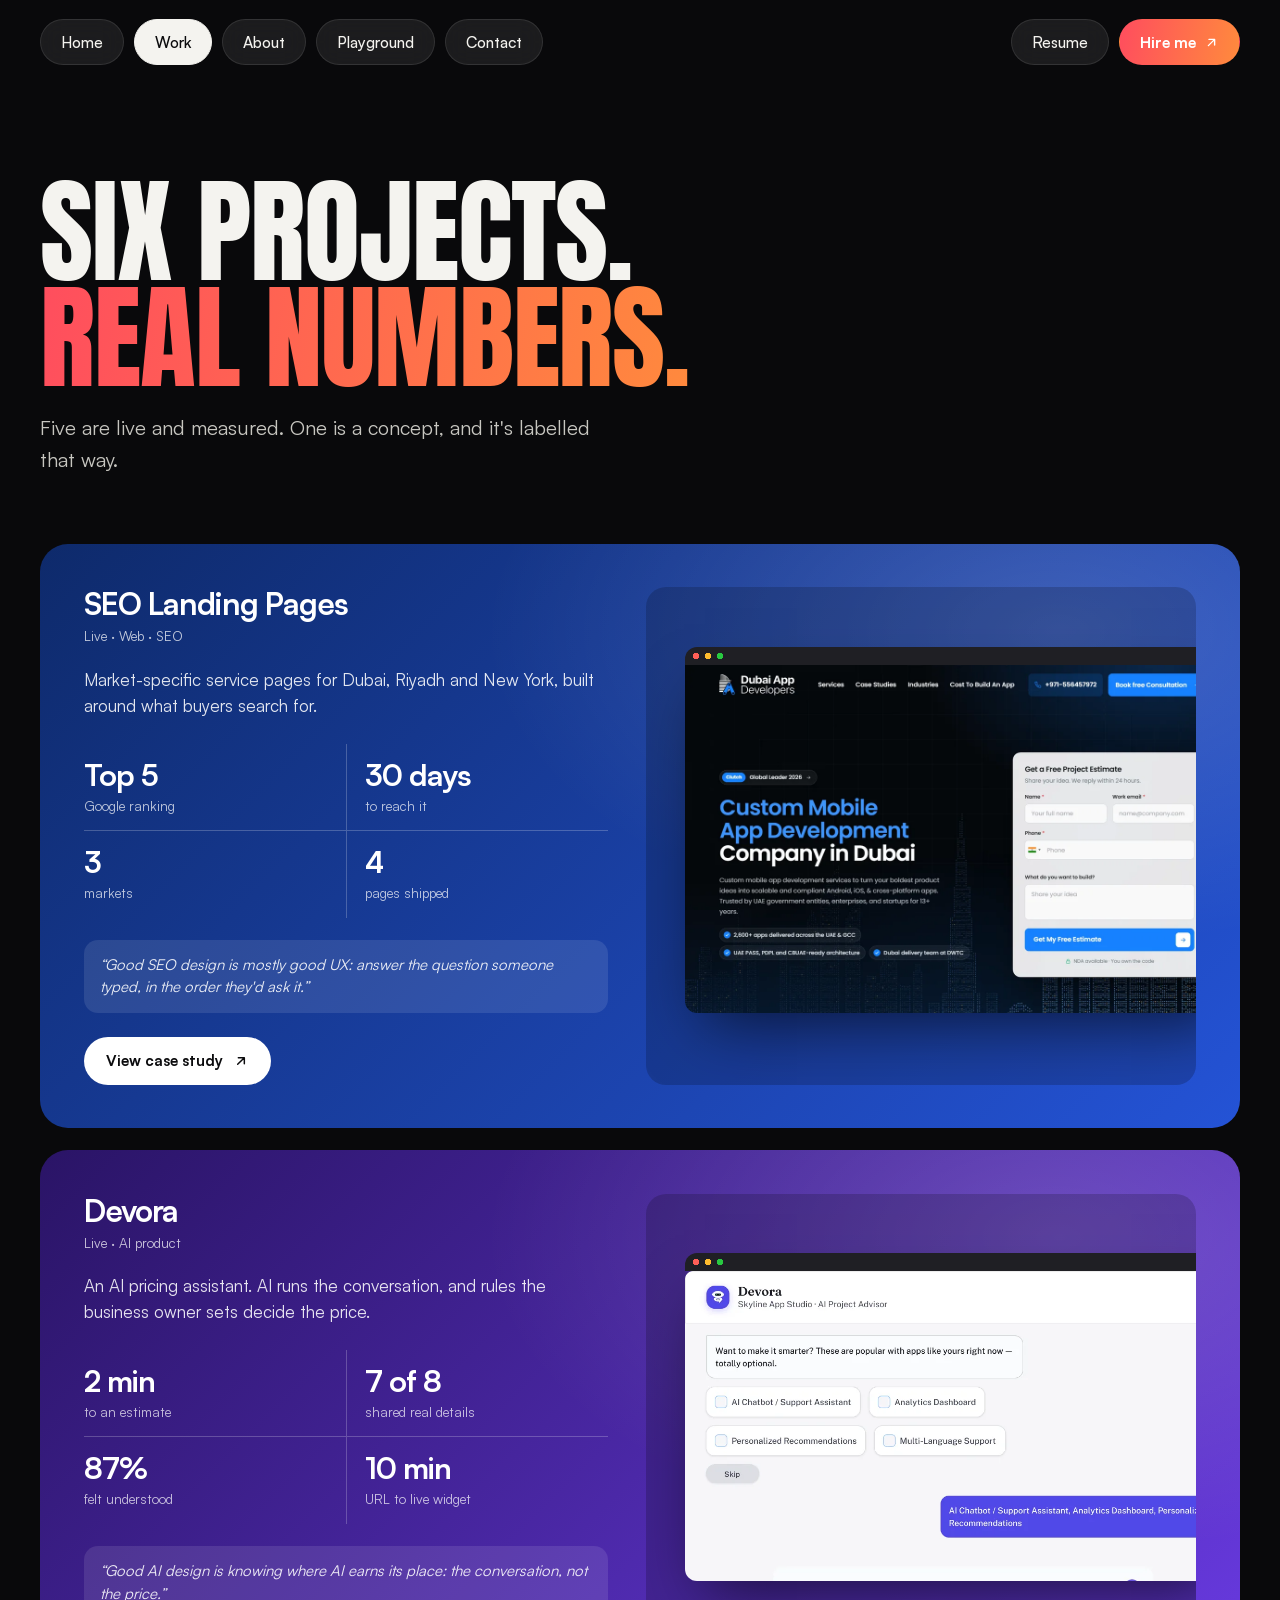
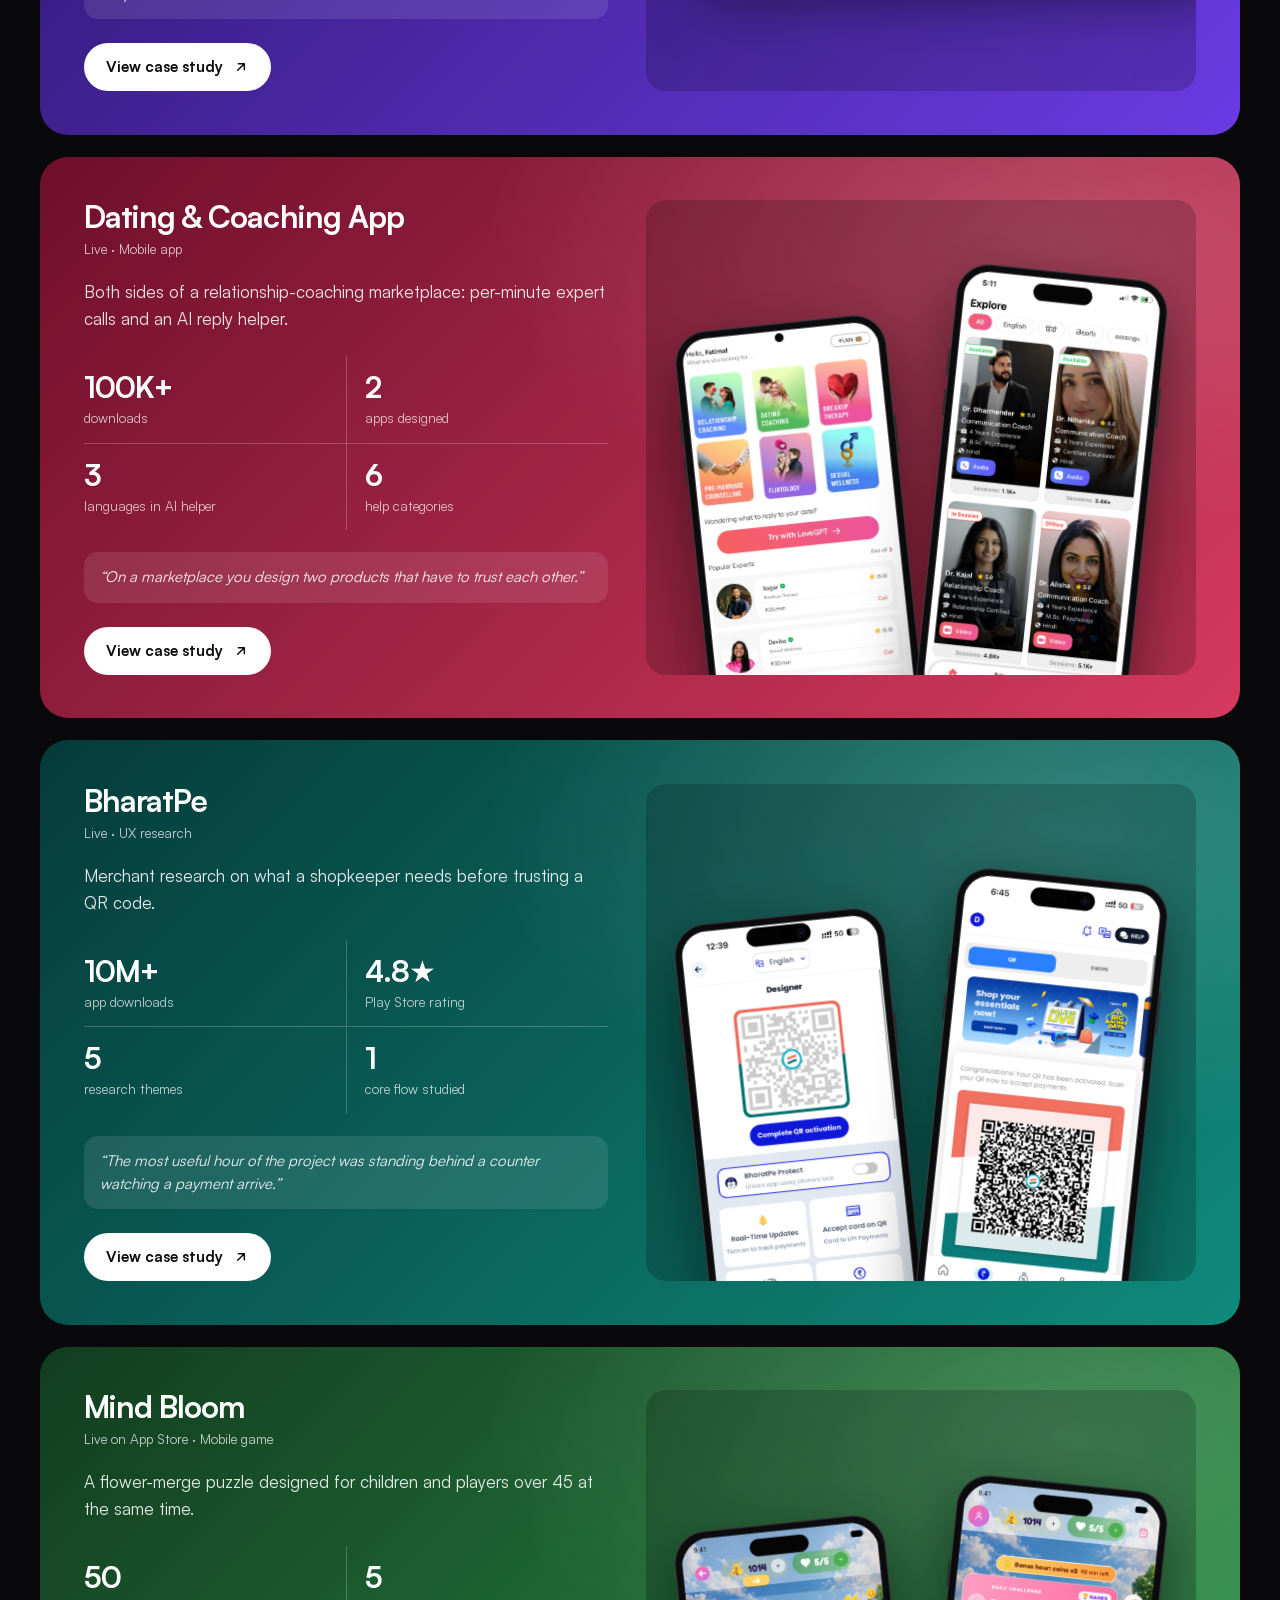
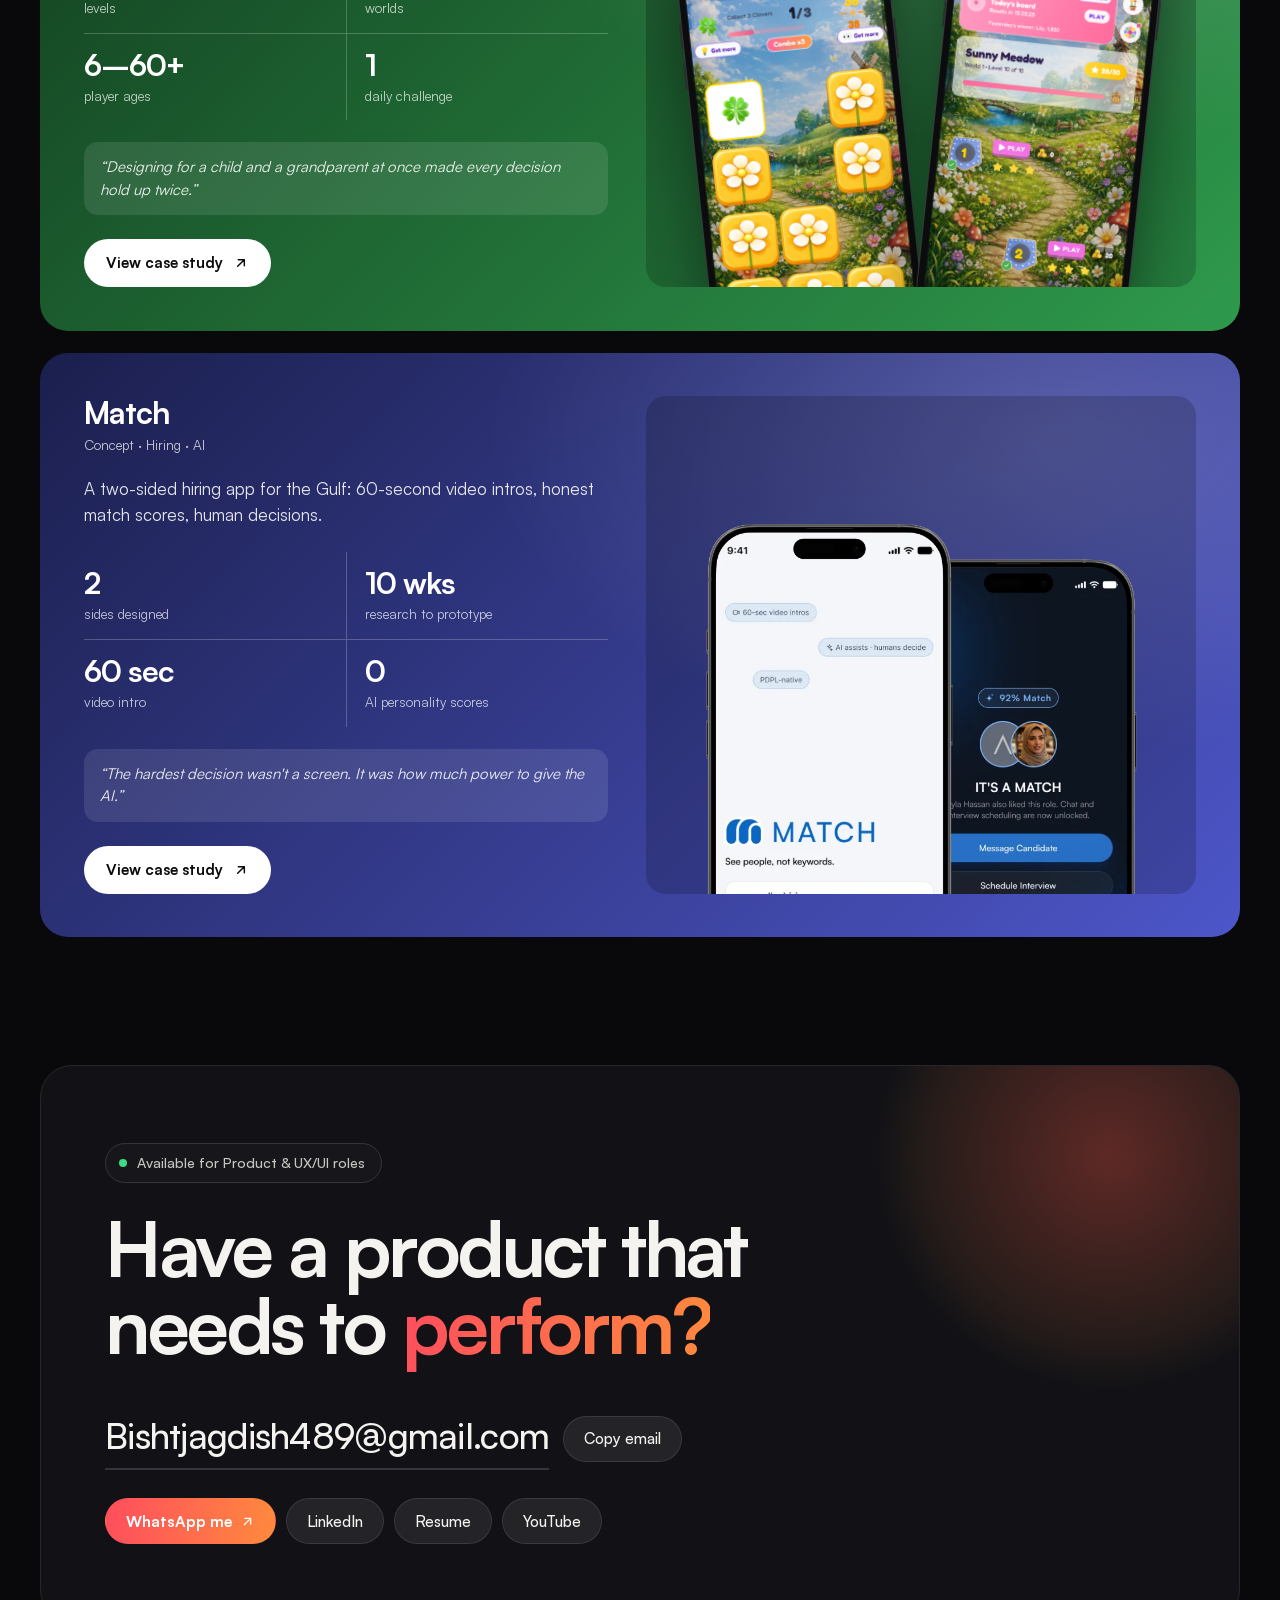
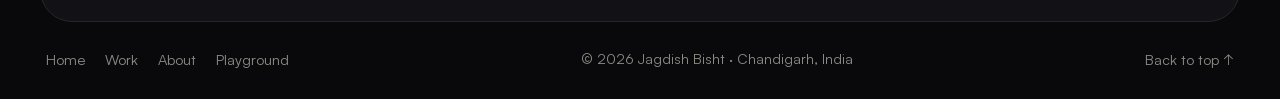
<file: work.html>
<!DOCTYPE html>
<html lang="en" class="no-js">
<head>
<meta charset="UTF-8">
<meta name="viewport" content="width=device-width, initial-scale=1">
<title>Work — Jagdish Bisht, Product Designer</title>
<meta name="description" content="Case studies by Jagdish Bisht: SEO landing pages, Devora AI pricing assistant, a 100K+ download dating and coaching app, BharatPe merchant research, Mind Bloom and Match.">
<meta property="og:title" content="Work — Jagdish Bisht, Product Designer">
<meta property="og:description" content="Case studies by Jagdish Bisht: SEO landing pages, Devora AI pricing assistant, a 100K+ download dating and coaching app, BharatPe merchant research, Mind Bloom and Match.">
<meta property="og:image" content="https://jagdish-design03.github.io/Jagdish.design/assets/img/og.png">
<meta name="twitter:card" content="summary_large_image">
<link rel="canonical" href="https://jagdish-design03.github.io/Jagdish.design/work.html">
<meta name="theme-color" content="#09090B">
<link rel="icon" href="data:image/svg+xml,<svg xmlns='http://www.w3.org/2000/svg' viewBox='0 0 64 64'><defs><linearGradient id='g' x1='0' x2='1'><stop offset='0' stop-color='%23FF4D5E'/><stop offset='1' stop-color='%23FF8A3D'/></linearGradient></defs><rect width='64' height='64' rx='16' fill='url(%23g)'/><text x='50%' y='58%' text-anchor='middle' dominant-baseline='middle' font-family='Impact,Arial Black' font-size='30' fill='white'>JB</text></svg>">
<link rel="preconnect" href="https://fonts.googleapis.com">
<link rel="preconnect" href="https://fonts.gstatic.com" crossorigin>
<link href="https://fonts.googleapis.com/css2?family=Anton&display=swap" rel="stylesheet">
<link rel="stylesheet" href="css/main.css?v=11">
<script>(function(c,l,a,r,i,t,y){c[a]=c[a]||function(){(c[a].q=c[a].q||[]).push(arguments)};t=l.createElement(r);t.async=1;t.src="https://www.clarity.ms/tag/"+i;y=l.getElementsByTagName(r)[0];y.parentNode.insertBefore(t,y);})(window,document,"clarity","script","ybke4p9ocn");</script>
</head>
<body>
<a class="skip" href="#main">Skip to content</a>
<header class="nav">
  <div class="wrap nav-in">
    <nav class="nav-links" id="navLinks" aria-label="Primary">
      <a href="index.html">Home</a>
      <a href="work.html" aria-current="page">Work</a>
      <a href="about.html">About</a>
      <a href="playground.html">Playground</a>
      <a href="#contact">Contact</a>
      <span class="nav-mob-cta"><a href="assets/Jagdish-Bisht-Resume.pdf" target="_blank" rel="noopener">Resume</a><a href="https://wa.me/919557765467?text=Hi%20Jagdish%2C%20I%20saw%20your%20portfolio%20and%20would%20like%20to%20talk%20about%20a%20design%20role." target="_blank" rel="noopener">Hire me</a></span>
    </nav>
    <div class="nav-right">
      <a href="assets/Jagdish-Bisht-Resume.pdf" target="_blank" rel="noopener" class="pill-link">Resume</a>
      <a href="https://wa.me/919557765467?text=Hi%20Jagdish%2C%20I%20saw%20your%20portfolio%20and%20would%20like%20to%20talk%20about%20a%20design%20role." target="_blank" rel="noopener" class="pill-link pill-grad">Hire me <svg viewBox="0 0 24 24" fill="none" stroke="currentColor" stroke-width="2.2" stroke-linecap="round" stroke-linejoin="round" aria-hidden="true"><path d="M7 17 17 7M8 7h9v9"/></svg></a>
      <button class="menu-btn" aria-label="Menu" aria-expanded="false" aria-controls="navLinks"><span></span><span></span></button>
    </div>
  </div>
</header>
<main id="main">

<section class="page-hero">
  <div class="wrap">
    <h1>Six projects.<br><span class="grad-text">Real numbers.</span></h1>
    <p>Five are live and measured. One is a concept, and it's labelled that way.</p>
  </div>
</section>

<section class="wrap" style="margin-top:48px">
  <div class="case-list"><article class="case c-blue">
  <div class="case-body">
    <div class="case-top"><div><h3>SEO Landing Pages</h3><span class="case-status">Live · Web · SEO</span></div></div>
    <p class="case-line">Market-specific service pages for Dubai, Riyadh and New York, built around what buyers search for.</p>
    <div class="case-stats"><div><b>Top 5</b><span>Google ranking</span></div><div><b>30 days</b><span>to reach it</span></div><div><b>3</b><span>markets</span></div><div><b>4</b><span>pages shipped</span></div></div>
    <blockquote class="case-quote">“Good SEO design is mostly good UX: answer the question someone typed, in the order they'd ask it.”</blockquote>
    <a class="case-btn" href="seo-landing-pages.html">View case study <svg viewBox="0 0 24 24" fill="none" stroke="currentColor" stroke-width="2.2" stroke-linecap="round" stroke-linejoin="round" aria-hidden="true"><path d="M7 17 17 7M8 7h9v9"/></svg></a>
  </div>
  <div class="case-media"><div class="web"><img src="assets/img/seo/dubai-hero.webp" alt="" width="1200" height="750" loading="lazy"></div></div>
</article>
<article class="case c-violet">
  <div class="case-body">
    <div class="case-top"><div><h3>Devora</h3><span class="case-status">Live · AI product</span></div></div>
    <p class="case-line">An AI pricing assistant. AI runs the conversation, and rules the business owner sets decide the price.</p>
    <div class="case-stats"><div><b>2 min</b><span>to an estimate</span></div><div><b>7 of 8</b><span>shared real details</span></div><div><b>87%</b><span>felt understood</span></div><div><b>10 min</b><span>URL to live widget</span></div></div>
    <blockquote class="case-quote">“Good AI design is knowing where AI earns its place: the conversation, not the price.”</blockquote>
    <a class="case-btn" href="devora.html">View case study <svg viewBox="0 0 24 24" fill="none" stroke="currentColor" stroke-width="2.2" stroke-linecap="round" stroke-linejoin="round" aria-hidden="true"><path d="M7 17 17 7M8 7h9v9"/></svg></a>
  </div>
  <div class="case-media"><div class="web"><img src="assets/img/devora/visitor-experience.webp" alt="" width="1064" height="592" loading="lazy"></div></div>
</article>
<article class="case c-rose">
  <div class="case-body">
    <div class="case-top"><div><h3>Dating & Coaching App</h3><span class="case-status">Live · Mobile app</span></div></div>
    <p class="case-line">Both sides of a relationship-coaching marketplace: per-minute expert calls and an AI reply helper.</p>
    <div class="case-stats"><div><b>100K+</b><span>downloads</span></div><div><b>2</b><span>apps designed</span></div><div><b>3</b><span>languages in AI helper</span></div><div><b>6</b><span>help categories</span></div></div>
    <blockquote class="case-quote">“On a marketplace you design two products that have to trust each other.”</blockquote>
    <a class="case-btn" href="dating-app.html">View case study <svg viewBox="0 0 24 24" fill="none" stroke="currentColor" stroke-width="2.2" stroke-linecap="round" stroke-linejoin="round" aria-hidden="true"><path d="M7 17 17 7M8 7h9v9"/></svg></a>
  </div>
  <div class="case-media"><img class="ph a" src="assets/img/phones/date-home.png" alt="" width="604" height="1175" loading="lazy"><img class="ph b" src="assets/img/phones/date-explore.png" alt="" width="604" height="1212" loading="lazy"></div>
</article>
<article class="case c-teal">
  <div class="case-body">
    <div class="case-top"><div><h3>BharatPe</h3><span class="case-status">Live · UX research</span></div></div>
    <p class="case-line">Merchant research on what a shopkeeper needs before trusting a QR code.</p>
    <div class="case-stats"><div><b>10M+</b><span>app downloads</span></div><div><b>4.8★</b><span>Play Store rating</span></div><div><b>5</b><span>research themes</span></div><div><b>1</b><span>core flow studied</span></div></div>
    <blockquote class="case-quote">“The most useful hour of the project was standing behind a counter watching a payment arrive.”</blockquote>
    <a class="case-btn" href="bharatpe.html">View case study <svg viewBox="0 0 24 24" fill="none" stroke="currentColor" stroke-width="2.2" stroke-linecap="round" stroke-linejoin="round" aria-hidden="true"><path d="M7 17 17 7M8 7h9v9"/></svg></a>
  </div>
  <div class="case-media"><img class="ph a" src="assets/img/phones/bp-activate.png" alt="" width="604" height="1222" loading="lazy"><img class="ph b" src="assets/img/phones/bp-live.png" alt="" width="604" height="1222" loading="lazy"></div>
</article>
<article class="case c-green">
  <div class="case-body">
    <div class="case-top"><div><h3>Mind Bloom</h3><span class="case-status">Live on App Store · Mobile game</span></div></div>
    <p class="case-line">A flower-merge puzzle designed for children and players over 45 at the same time.</p>
    <div class="case-stats"><div><b>50</b><span>levels</span></div><div><b>5</b><span>worlds</span></div><div><b>6–60+</b><span>player ages</span></div><div><b>1</b><span>daily challenge</span></div></div>
    <blockquote class="case-quote">“Designing for a child and a grandparent at once made every decision hold up twice.”</blockquote>
    <a class="case-btn" href="mindbloom.html">View case study <svg viewBox="0 0 24 24" fill="none" stroke="currentColor" stroke-width="2.2" stroke-linecap="round" stroke-linejoin="round" aria-hidden="true"><path d="M7 17 17 7M8 7h9v9"/></svg></a>
  </div>
  <div class="case-media"><img class="ph a" src="assets/img/phones/mb-board.png" alt="" width="604" height="1220" loading="lazy"><img class="ph b" src="assets/img/phones/mb-home.png" alt="" width="604" height="1220" loading="lazy"></div>
</article>
<article class="case c-indigo">
  <div class="case-body">
    <div class="case-top"><div><h3>Match</h3><span class="case-status">Concept · Hiring · AI</span></div></div>
    <p class="case-line">A two-sided hiring app for the Gulf: 60-second video intros, honest match scores, human decisions.</p>
    <div class="case-stats"><div><b>2</b><span>sides designed</span></div><div><b>10 wks</b><span>research to prototype</span></div><div><b>60 sec</b><span>video intro</span></div><div><b>0</b><span>AI personality scores</span></div></div>
    <blockquote class="case-quote">“The hardest decision wasn't a screen. It was how much power to give the AI.”</blockquote>
    <a class="case-btn" href="match.html">View case study <svg viewBox="0 0 24 24" fill="none" stroke="currentColor" stroke-width="2.2" stroke-linecap="round" stroke-linejoin="round" aria-hidden="true"><path d="M7 17 17 7M8 7h9v9"/></svg></a>
  </div>
  <div class="case-media"><img class="bleed" src="assets/img/match-card.webp" alt="" width="755" height="650" loading="lazy"></div>
</article></div>
</section>
</main>
<footer class="ft" id="contact">
  <div class="wrap">
    <div class="ft-card rv">
      <div class="ft-glow" aria-hidden="true"></div>
      <span class="pill"><span class="dot" aria-hidden="true"></span>Available for Product &amp; UX/UI roles</span>
      <h2 class="ft-title">Have a product that<br>needs to <span class="grad-text">perform?</span></h2>
      <div class="ft-mail">
        <a href="https://mail.google.com/mail/?view=cm&fs=1&to=Bishtjagdish489%40gmail.com&su=Product%20design%20role" target="_blank" rel="noopener" class="ft-email">Bishtjagdish489@gmail.com</a>
        <button type="button" class="pill-link copy-email" data-email="Bishtjagdish489@gmail.com">Copy email</button>
      </div>
      <div class="ft-actions">
        <a href="https://wa.me/919557765467?text=Hi%20Jagdish%2C%20I%20saw%20your%20portfolio%20and%20would%20like%20to%20talk%20about%20a%20design%20role." target="_blank" rel="noopener" class="pill-link pill-grad">WhatsApp me <svg viewBox="0 0 24 24" fill="none" stroke="currentColor" stroke-width="2.2" stroke-linecap="round" stroke-linejoin="round" aria-hidden="true"><path d="M7 17 17 7M8 7h9v9"/></svg></a>
        <a href="https://www.linkedin.com/in/jagdish-bisht-475baa339/" target="_blank" rel="noopener" class="pill-link">LinkedIn</a>
        <a href="assets/Jagdish-Bisht-Resume.pdf" target="_blank" rel="noopener" class="pill-link">Resume</a>
        <a href="https://www.youtube.com/@joybishtux" target="_blank" rel="noopener" class="pill-link">YouTube</a>
      </div>
    </div>
    <div class="ft-bottom">
      <nav class="ft-nav" aria-label="Footer">
        <a href="index.html">Home</a><a href="work.html">Work</a><a href="about.html">About</a><a href="playground.html">Playground</a>
      </nav>
      <span class="ft-meta">© <span id="year">2026</span> Jagdish Bisht · Chandigarh, India</span>
      <a href="#" class="ft-top" onclick="window.scrollTo({top:0,behavior:'smooth'});return false;">Back to top ↑</a>
    </div>
  </div>
</footer>
<script src="js/main.js?v=7"></script>
</body>
</html>
</file>
<file: css/main.css>
/* =========================================================
   Jagdish Bisht — Portfolio v3 (dark)
   ========================================================= */
@font-face{font-family:Satoshi;src:url(../assets/fonts/Satoshi-Regular.woff2) format("woff2");font-weight:400;font-display:swap}
@font-face{font-family:Satoshi;src:url(../assets/fonts/Satoshi-Medium.woff2) format("woff2");font-weight:500;font-display:swap}
@font-face{font-family:Satoshi;src:url(../assets/fonts/Satoshi-Bold.woff2) format("woff2");font-weight:700;font-display:swap}
@font-face{font-family:Satoshi;src:url(../assets/fonts/Satoshi-Black.woff2) format("woff2");font-weight:900;font-display:swap}

:root{
  --bg:#09090B;
  --bg-2:#111114;
  --card:#16161A;
  --card-2:#1D1D22;
  --line:#26262C;
  --line-2:#34343C;
  --text:#F4F3EF;
  --text-2:#C7C6C0;
  --muted:#8C8B86;
  --a1:#FF4D5E;
  --a2:#FF8A3D;
  --grad:linear-gradient(100deg,var(--a1) 0%,var(--a2) 100%);
  --ok:#3DDC84;
  --p-blue:#DCE6FF; --p-yellow:#FFEFC2; --p-pink:#FFD8DE; --p-mint:#CDF3E4; --p-lilac:#E4DDFF; --p-green:#DFF2CF;
  --ink:#0B0B0D;
  --display:"Anton","Impact","Arial Narrow Bold",sans-serif;
  --sans:Satoshi,ui-sans-serif,system-ui,-apple-system,"Segoe UI",Roboto,sans-serif;
  --wrap:1280px;
  --gutter:clamp(16px,4vw,40px);
  --r:20px;--r-lg:28px;
  --ease:cubic-bezier(.2,.7,.1,1);
}

*,*::before,*::after{box-sizing:border-box}
html{-webkit-text-size-adjust:100%;scroll-behavior:smooth;scroll-padding-top:90px;background:var(--bg)}
body{margin:0;background:var(--bg);color:var(--text);font-family:var(--sans);font-size:17px;line-height:1.6;-webkit-font-smoothing:antialiased;overflow-x:hidden}
img{max-width:100%;height:auto;display:block}
a{color:inherit;text-decoration:none}
button{font:inherit;color:inherit;background:none;border:0;cursor:pointer}
h1,h2,h3,h4{margin:0;font-weight:700;line-height:1.1;letter-spacing:-.01em}
p{margin:0}
ul{margin:0;padding:0;list-style:none}
::selection{background:var(--a1);color:#fff}
:focus-visible{outline:2px solid var(--a2);outline-offset:3px;border-radius:6px}
.wrap{width:100%;max-width:var(--wrap);margin-inline:auto;padding-inline:var(--gutter)}
.skip{position:absolute;left:12px;top:-60px;background:#fff;color:#000;padding:10px 14px;border-radius:8px;z-index:100}
.skip:focus{top:12px}
.grad-text{background:var(--grad);-webkit-background-clip:text;background-clip:text;color:transparent}
.muted{color:var(--muted)}
.display{font-family:var(--display);font-weight:400;text-transform:uppercase;letter-spacing:.005em;line-height:.95}

/* ---------- Buttons ---------- */
.btn{display:inline-flex;align-items:center;gap:10px;height:52px;padding:0 26px;border-radius:999px;font-weight:700;font-size:16px;white-space:nowrap;transition:transform .25s var(--ease),box-shadow .3s,background .25s,color .25s,border-color .25s}
.btn svg{width:17px;height:17px;transition:transform .3s var(--ease)}
.btn:hover svg{transform:rotate(45deg)}
.btn:active{transform:scale(.97)}
.btn-grad{background:var(--grad);color:#fff;box-shadow:0 10px 30px -12px rgba(255,77,94,.6)}
.btn-grad:hover{box-shadow:0 16px 40px -10px rgba(255,110,70,.75)}
.btn-line{border:1px solid var(--line-2);color:var(--text)}
.btn-line:hover{border-color:var(--text);background:var(--text);color:var(--ink)}
.btn-sm{height:44px;padding:0 20px;font-size:15px}
.btn-white{background:#fff;color:var(--ink)}
.btn-white:hover{background:var(--ink);color:#fff}
.btn-ghost{border:1px solid rgba(255,255,255,.6);color:#fff}
.btn-ghost:hover{background:#fff;color:var(--ink)}

/* ---------- Nav ---------- */
.nav{position:fixed;inset:0 0 auto;z-index:50;transition:transform .35s var(--ease),background .3s,border-color .3s;border-bottom:1px solid transparent}
.nav.scrolled{background:rgba(9,9,11,.8);backdrop-filter:blur(16px) saturate(1.4);-webkit-backdrop-filter:blur(16px) saturate(1.4);border-color:var(--line)}
.nav.hide{transform:translateY(-100%)}
.nav-in{display:flex;align-items:center;justify-content:space-between;height:76px;gap:16px}
.logo{display:flex;align-items:center;gap:12px}
.logo-mark{display:grid;place-items:center;width:40px;height:40px;border-radius:12px;background:var(--grad);font-family:var(--display);font-size:19px;color:#fff;letter-spacing:.03em}
.logo b{font-weight:700;font-size:17px;display:block;line-height:1.15}
.logo small{display:block;font-size:12.5px;color:var(--muted);line-height:1.2}
.nav-links{display:flex;align-items:center;gap:2px}
.nav-links a{padding:9px 16px;border-radius:999px;font-weight:500;font-size:15px;color:var(--text-2);transition:color .2s,background .2s}
.nav-links a:hover{color:var(--text);background:var(--card)}
.nav-links a[aria-current="page"]{color:var(--text);background:var(--card)}
.nav-links .btn{margin-left:10px;color:#fff}
.nav-links .btn:hover{background:var(--grad);color:#fff}
.menu-btn{display:none;width:46px;height:46px;border-radius:50%;border:1px solid var(--line-2);position:relative}
.menu-btn span{position:absolute;left:14px;right:14px;height:2px;background:var(--text);transition:transform .3s var(--ease),top .3s var(--ease)}
.menu-btn span:nth-child(1){top:18px}.menu-btn span:nth-child(2){top:25px}
.menu-open .menu-btn span:nth-child(1){top:21.5px;transform:rotate(45deg)}
.menu-open .menu-btn span:nth-child(2){top:21.5px;transform:rotate(-45deg)}
@media (max-width:880px){
  .menu-btn{display:block}
  .nav-links{position:fixed;inset:76px 0 auto;flex-direction:column;align-items:stretch;gap:2px;padding:14px var(--gutter) 26px;background:var(--bg);border-bottom:1px solid var(--line);opacity:0;transform:translateY(-10px);pointer-events:none;transition:opacity .25s,transform .3s var(--ease)}
  .menu-open .nav-links{opacity:1;transform:none;pointer-events:auto}
  .nav-links a{font-size:22px;padding:14px 10px;border-radius:12px}
  .nav-links .btn{margin:12px 0 0;justify-content:center;height:54px;font-size:17px}
  .menu-open .nav{background:var(--bg);border-color:var(--line)}
}

/* ---------- Hero ---------- */
.hero{position:relative;padding:160px 0 70px;overflow:hidden}
.hero-glow{position:absolute;pointer-events:none;width:900px;height:900px;right:-300px;top:-380px;background:radial-gradient(closest-side,rgba(255,77,94,.26),rgba(255,138,61,.08) 55%,transparent 72%)}
.pill{display:inline-flex;align-items:center;gap:10px;padding:8px 16px 8px 13px;border:1px solid var(--line-2);border-radius:999px;font-size:14px;font-weight:500;color:var(--text-2);background:rgba(255,255,255,.02)}
.dot{width:8px;height:8px;border-radius:50%;background:var(--ok);animation:pulse 2.2s infinite;flex:none}
@keyframes pulse{0%{box-shadow:0 0 0 0 rgba(61,220,132,.5)}70%{box-shadow:0 0 0 10px rgba(61,220,132,0)}100%{box-shadow:0 0 0 0 rgba(61,220,132,0)}}
.hero h1{margin-top:28px;font-size:clamp(56px,10.6vw,160px);position:relative}
.hero-foot{margin-top:44px;display:flex;flex-wrap:wrap;align-items:flex-end;justify-content:space-between;gap:28px}
.hero-sub{max-width:470px;font-size:clamp(17px,1.5vw,19px);color:var(--text-2)}
.hero-cta{display:flex;flex-wrap:wrap;gap:12px}
.line{display:block;overflow:hidden;padding-top:.04em}
.line > span{display:inline-block;transform:translateY(105%);transition:transform 1.1s var(--ease)}
.loaded .line > span{transform:none}
.loaded .line:nth-child(2) > span{transition-delay:.08s}
.loaded .line:nth-child(3) > span{transition-delay:.16s}
.stats{margin-top:72px;display:grid;grid-template-columns:repeat(4,1fr);gap:12px}
.stat{background:var(--card);border:1px solid var(--line);border-radius:var(--r);padding:22px 22px 20px;transition:border-color .3s,transform .4s var(--ease)}
.stat:hover{border-color:var(--line-2);transform:translateY(-3px)}
.stat b{display:block;font-family:var(--display);font-weight:400;font-size:clamp(38px,4vw,54px);line-height:1;letter-spacing:.01em}
.stat:first-child b{background:var(--grad);-webkit-background-clip:text;background-clip:text;color:transparent}
.stat span{display:block;margin-top:10px;font-size:14.5px;color:var(--muted);line-height:1.4}
@media (max-width:900px){.stats{grid-template-columns:1fr 1fr}}

/* ---------- Sections ---------- */
.section{padding:clamp(80px,10vw,130px) 0}
.kicker{display:inline-flex;align-items:center;gap:10px;font-size:13px;font-weight:700;letter-spacing:.14em;text-transform:uppercase;color:var(--muted)}
.kicker::before{content:"";width:22px;height:2px;border-radius:2px;background:var(--grad)}
.h2{font-family:var(--display);font-weight:400;text-transform:uppercase;font-size:clamp(42px,6.4vw,92px);line-height:.95;margin-top:16px}
.sec-head{display:flex;justify-content:space-between;align-items:flex-end;gap:24px;flex-wrap:wrap;margin-bottom:clamp(36px,5vw,56px)}
.sec-head p{max-width:400px;color:var(--muted)}
.sec-head.center{flex-direction:column;align-items:center;text-align:center}
.sec-head.center p{max-width:520px}

.tiles{display:grid;grid-template-columns:repeat(6,1fr);gap:10px}
.tile{display:flex;flex-direction:column;justify-content:center;align-items:center;height:92px;border-radius:16px;background:var(--card);border:1px solid var(--line);font-weight:700;font-size:16px;color:var(--text-2);text-align:center;padding:0 12px;transition:color .25s,border-color .25s}
.tile:hover{color:var(--text);border-color:var(--line-2)}
.tile small{display:block;font-weight:500;font-size:12px;color:var(--muted);margin-top:3px}
.tiles-label{text-align:center;color:var(--muted);font-size:15px;margin-bottom:20px}
@media (max-width:900px){.tiles{grid-template-columns:repeat(3,1fr)}}
@media (max-width:520px){.tiles{grid-template-columns:repeat(2,1fr)}}

.statement{font-size:clamp(28px,4.2vw,58px);font-weight:500;line-height:1.16;letter-spacing:-.025em;max-width:24ch}
.statement .w{color:#34343A;transition:color .45s}
.statement .w.on{color:var(--text)}
.statement .w.hl.on{background:var(--grad);-webkit-background-clip:text;background-clip:text;color:transparent}

/* ---------- Case wheel (appinventiv-style) ---------- */
.work-sec{padding:clamp(70px,8vw,110px) 0 0}
.work-sec h2{font-size:clamp(34px,4.4vw,56px);font-weight:700;letter-spacing:-.03em;text-align:center}
.work-sec .sub{text-align:center;color:var(--muted);margin-top:12px}
.tabs-row{display:flex;justify-content:center;align-items:center;gap:8px;margin:34px auto 0;max-width:100%}
.tabs{display:flex;gap:8px}
.tab{height:42px;padding:0 16px;border-radius:10px;background:#1E1E23;font-weight:500;font-size:15px;color:#E9E8E3;white-space:nowrap;transition:background .3s,color .3s}
.tab:hover{background:#2A2A31}
.tab[aria-selected="true"]{background:#fff;color:var(--ink);border-radius:999px;font-weight:700}
.arrow-btn{flex:none;width:42px;height:42px;border-radius:50%;border:1px solid #3A3A42;background:var(--bg);display:grid;place-items:center;transition:background .25s,color .25s,border-color .25s}
.arrow-btn:hover{background:#fff;color:var(--ink);border-color:#fff}
.arrow-btn svg{width:17px;height:17px}
.arrow-btn.prev svg{transform:rotate(180deg)}
.wheel{--cw:340px;--ch:600px;--R:1250px;--A:22deg;position:relative;height:calc(var(--ch) + 120px);margin-top:44px;overflow:hidden;touch-action:pan-y}
.wcard{position:absolute;left:50%;top:0;width:var(--cw);height:var(--ch);margin-left:calc(var(--cw) / -2);border-radius:22px;padding:20px 18px 18px;color:var(--ink);display:flex;flex-direction:column;overflow:hidden;
  transform-origin:50% calc(var(--R) + var(--ch) / 2);transform:rotate(calc(var(--d,0) * var(--A)));transition:transform 1s cubic-bezier(.65,0,.25,1),opacity .6s;box-shadow:0 30px 60px -30px rgba(0,0,0,.8)}
.wcard.off{opacity:0;pointer-events:none}
.wcard:not(.on){cursor:pointer}
.wc-head{display:flex;align-items:center;gap:14px}
.wc-logo{flex:none;width:44px;height:44px;border-radius:10px;background:#fff;display:grid;place-items:center;font-weight:900;font-size:15px;letter-spacing:-.02em;box-shadow:0 2px 8px -2px rgba(0,0,0,.15)}
.wc-logo img{width:28px;height:28px}
.wc-head h3{font-size:21px;font-weight:500;letter-spacing:-.01em}
.wc-desc{margin-top:16px;font-size:14.5px;line-height:1.5;color:#26262A}
.wc-stats{margin-top:16px;display:grid;grid-template-columns:1fr 1fr;gap:14px}
.wc-stats b{display:block;font-size:22px;font-weight:700;letter-spacing:-.02em}
.wc-stats span{display:block;margin-top:4px;font-size:13.5px;line-height:1.4;color:#3A3A3F}
.wc-link{margin-top:14px;display:inline-flex;align-items:center;gap:6px;font-size:14px;font-weight:700;color:var(--ink);opacity:.85}
.wc-link svg{width:14px;height:14px;transition:transform .3s var(--ease)}
.wcard.on:hover .wc-link svg{transform:translateX(4px)}
.wc-media{position:relative;margin-top:auto;height:210px;border-radius:999px;background:#111;overflow:hidden}
.wc-media .ph{position:absolute;width:30%;top:14%;filter:drop-shadow(0 14px 20px rgba(0,0,0,.55));transition:transform .6s var(--ease)}
.wc-media .ph.a{left:16%;transform:rotate(-12deg)}
.wc-media .ph.b{right:16%;transform:rotate(12deg)}
.wc-media .web{position:absolute;left:12%;right:12%;top:20%;border-radius:10px 10px 0 0;overflow:hidden;box-shadow:0 14px 30px rgba(0,0,0,.5)}
.wc-media .web::before{content:"";display:block;height:12px;background:radial-gradient(circle at 8px 6px,#FF5F57 2.5px,transparent 3px),radial-gradient(circle at 17px 6px,#FEBC2E 2.5px,transparent 3px),radial-gradient(circle at 26px 6px,#28C840 2.5px,transparent 3px);background-color:#2A2A2E}
.wc-media .duo{position:absolute;left:10%;width:80%;top:8%;filter:drop-shadow(0 14px 20px rgba(0,0,0,.55))}
.wcard.on:hover .wc-media .ph.a{transform:rotate(-14deg) translateY(-6px)}
.wcard.on:hover .wc-media .ph.b{transform:rotate(14deg) translateY(-6px)}
.wc-a{position:absolute;inset:0;z-index:3;border-radius:22px}
.wcard:not(.on) .wc-a{pointer-events:none}
.wc-a:focus-visible{outline:3px solid var(--a2);outline-offset:-3px}
.bg-blue{background:var(--p-blue)}.bg-yellow{background:var(--p-yellow)}.bg-pink{background:var(--p-pink)}.bg-mint{background:var(--p-mint)}.bg-lilac{background:var(--p-lilac)}.bg-green{background:var(--p-green)}
.work-more{text-align:center;margin-top:8px}
@media (max-width:760px){
  .wheel{--cw:min(300px,80vw);--ch:560px;--R:760px;--A:24deg;margin-top:30px;height:calc(var(--ch) + 60px)}
  .tabs-row{justify-content:flex-start;overflow-x:auto;scrollbar-width:none;padding-inline:var(--gutter)}
  .tabs-row::-webkit-scrollbar{display:none}
  .tabs-row .arrow-btn{display:none}
}
/* ---------- Work grid ---------- */
.wgrid{display:grid;grid-template-columns:1fr 1fr;gap:20px}
.wg{position:relative;border-radius:var(--r-lg);overflow:hidden;color:var(--ink);display:flex;flex-direction:column;min-height:600px;padding:32px 32px 0;transition:transform .5s var(--ease)}
.wg:hover{transform:translateY(-6px)}
.wg .wc-media{height:260px;margin-top:28px}
.wg h3{font-family:var(--display);font-weight:400;text-transform:uppercase;font-size:clamp(36px,3.6vw,52px);line-height:1;margin-top:18px}
.wg .chips{display:flex;flex-wrap:wrap;gap:6px}
.wg .chips span{font-size:12.5px;font-weight:700;padding:5px 11px;border-radius:999px;background:rgba(11,11,13,.08);color:var(--ink);border:0}
.wg .chips .live{background:var(--ink);color:#fff}
.wg > p{margin-top:12px;color:#2A2A2E;max-width:46ch}
@media (max-width:860px){.wgrid{grid-template-columns:1fr}.wg{min-height:0}}

/* ---------- CTA band ---------- */
.cta-band{position:relative;border-radius:36px;overflow:hidden;padding:clamp(48px,7vw,90px) clamp(24px,5vw,72px);background:var(--grad);color:#fff}
.cta-band::after{content:"";position:absolute;inset:0;background:radial-gradient(60% 80% at 92% 0%,rgba(255,255,255,.28),transparent 60%);pointer-events:none}
.cta-band h2{font-family:var(--display);font-weight:400;text-transform:uppercase;font-size:clamp(46px,7.6vw,112px);line-height:.92;max-width:13ch;position:relative;z-index:1}
.cta-band p{margin-top:20px;font-size:19px;max-width:460px;position:relative;z-index:1}
.cta-band .row{margin-top:34px;display:flex;flex-wrap:wrap;gap:12px;position:relative;z-index:1}

/* ---------- Footer ---------- */
.footer{padding:56px 0 36px;border-top:1px solid var(--line);margin-top:clamp(80px,10vw,120px)}
.footer-grid{display:grid;grid-template-columns:1.4fr 1fr 1fr;gap:32px}
.footer h4{font-size:12.5px;letter-spacing:.14em;text-transform:uppercase;color:var(--muted);font-weight:700;margin-bottom:14px}
.footer li{margin-bottom:8px}
.footer a{color:var(--text-2);transition:color .2s}
.footer a:hover{color:var(--text)}
.footer-big{font-family:var(--display);font-weight:400;text-transform:uppercase;font-size:clamp(30px,3.2vw,44px);line-height:1}
.footer-big a{color:var(--text)}
.footer-big a:hover{color:var(--a2)}
.footer-bottom{margin-top:48px;display:flex;justify-content:space-between;flex-wrap:wrap;gap:10px;font-size:14px;color:var(--muted)}
@media (max-width:760px){.footer-grid{grid-template-columns:1fr 1fr}.footer-grid > :first-child{grid-column:1/-1}}

/* ---------- About ---------- */
.page-hero{padding:160px 0 20px}
.page-hero h1{font-family:var(--display);font-weight:400;text-transform:uppercase;font-size:clamp(56px,9vw,136px);line-height:.92;margin-top:18px}
.page-hero p{margin-top:22px;max-width:560px;font-size:clamp(17px,1.6vw,20px);color:var(--text-2)}
.about-hero{display:grid;grid-template-columns:1.3fr .7fr;gap:clamp(32px,6vw,80px);align-items:end}
.portrait{position:relative;border-radius:var(--r-lg);overflow:hidden;aspect-ratio:4/5;background:var(--card)}
.portrait img{width:100%;height:100%;object-fit:cover}
.portrait figcaption{position:absolute;left:12px;right:12px;bottom:12px;display:flex;justify-content:space-between;padding:10px 14px;border-radius:12px;background:rgba(9,9,11,.75);backdrop-filter:blur(8px);font-size:13.5px}
.about-copy{display:grid;gap:18px;font-size:clamp(17px,1.5vw,19px);color:var(--text-2);max-width:62ch}
.about-copy b{color:var(--text)}
.facts{margin-top:28px;display:flex;flex-wrap:wrap;gap:8px}
.facts span{padding:8px 14px;border-radius:999px;border:1px solid var(--line-2);font-size:14px;color:var(--text-2)}
@media (max-width:860px){.about-hero{grid-template-columns:1fr}.portrait{max-width:320px}}
.steps{display:grid;grid-template-columns:repeat(4,1fr);gap:12px}
.step{background:var(--card);border:1px solid var(--line);border-radius:var(--r);padding:26px}
.step-n{font-family:var(--display);font-size:46px;line-height:1;background:var(--grad);-webkit-background-clip:text;background-clip:text;color:transparent;display:inline-block}
.step h3{margin-top:18px;font-size:21px}
.step p{margin-top:10px;font-size:15.5px;color:var(--muted)}
@media (max-width:980px){.steps{grid-template-columns:1fr 1fr}}
@media (max-width:560px){.steps{grid-template-columns:1fr}}
.xp{border-top:1px solid var(--line)}
.xp-row{display:grid;grid-template-columns:220px 1fr 1.3fr;gap:24px;padding:30px 0;border-bottom:1px solid var(--line)}
.xp-when{color:var(--muted);font-size:14.5px}
.xp-row h3{font-size:22px}
.xp-row h3 + span{display:block;margin-top:4px;color:var(--muted)}
.xp-row ul{color:var(--text-2);font-size:16px}
.xp-row li{position:relative;padding-left:18px;margin-bottom:6px}
.xp-row li::before{content:"";position:absolute;left:0;top:11px;width:8px;height:2px;background:var(--grad)}
.xp-row b{color:var(--text)}
@media (max-width:860px){.xp-row{grid-template-columns:1fr;gap:8px}}
.tools{display:flex;flex-wrap:wrap;gap:8px}
.tools span{padding:10px 16px;border-radius:12px;background:var(--card);border:1px solid var(--line);font-weight:500;font-size:15px}

/* ---------- Playground ---------- */
.masonry{columns:4 250px;column-gap:14px}
.masonry figure{margin:0 0 14px;break-inside:avoid;border-radius:16px;overflow:hidden;background:var(--card);transition:transform .4s var(--ease)}
.masonry figure:hover{transform:translateY(-4px)}
.masonry img{width:100%}

/* =========================================================
   Case study template
   ========================================================= */
.cs-hero{position:relative;padding:150px 0 30px}
.back{display:inline-flex;align-items:center;gap:8px;font-weight:500;font-size:15px;color:var(--muted);transition:color .2s}
.back:hover{color:var(--text)}
.back svg{width:16px;height:16px;transform:rotate(180deg)}
.chips{display:flex;flex-wrap:wrap;gap:8px}
.chip{display:inline-flex;align-items:center;gap:7px;padding:6px 13px;border-radius:999px;font-size:13px;font-weight:500;border:1px solid var(--line-2);color:var(--text-2)}
.chip-live::before{content:"";width:7px;height:7px;border-radius:50%;background:var(--ok)}
.chip-accent{border-color:transparent;background:rgba(255,77,94,.14);color:#FF9AA3}
.cs-hero .chips{margin-top:30px}
.cs-hero h1{margin-top:20px;font-family:var(--display);font-weight:400;text-transform:uppercase;font-size:clamp(46px,7.4vw,108px);line-height:.94;max-width:15ch}
.cs-hero h1 .serif{background:var(--grad);-webkit-background-clip:text;background-clip:text;color:transparent;font-style:normal}
.cs-lede{margin-top:24px;max-width:640px;font-size:clamp(17px,1.6vw,20px);color:var(--text-2)}
.cs-lede b{color:var(--text)}
.cs-meta{margin-top:44px;display:grid;grid-template-columns:repeat(4,1fr);border-top:1px solid var(--line)}
.cs-meta div{padding:18px 18px 0 0}
.cs-meta b{display:block;font-size:12px;letter-spacing:.12em;text-transform:uppercase;color:var(--muted);font-weight:700}
.cs-meta span{display:block;margin-top:6px;font-weight:500;line-height:1.45}
.cs-meta a{text-decoration:underline;text-underline-offset:3px}
@media (max-width:760px){.cs-meta{grid-template-columns:1fr 1fr}.cs-meta div{padding-bottom:16px}}
.tldr{margin-top:30px;display:grid;grid-template-columns:repeat(4,1fr);gap:12px}
.tldr div{background:var(--card);border:1px solid var(--line);border-radius:var(--r);padding:22px}
.tldr b{display:block;font-family:var(--display);font-weight:400;font-size:clamp(36px,3.6vw,50px);line-height:1}
.tldr div:first-child b{background:var(--grad);-webkit-background-clip:text;background-clip:text;color:transparent}
.tldr span{display:block;margin-top:10px;font-size:14.5px;color:var(--muted);line-height:1.45}
@media (max-width:900px){.tldr{grid-template-columns:1fr 1fr}}
.cs-cover{margin-top:48px;border-radius:var(--r-lg);overflow:hidden;position:relative}
.cs-cover img{width:100%}
.cs-cover.pad{padding:clamp(24px,5vw,64px)}
.caption{font-size:14px !important;color:var(--muted) !important;margin-top:12px}
.cs-body{padding-top:clamp(40px,6vw,70px)}
.cs-sec{display:grid;grid-template-columns:240px minmax(0,1fr);gap:clamp(24px,5vw,72px);padding:clamp(56px,7vw,90px) 0;border-top:1px solid var(--line)}
.cs-sec:first-child{border-top:0}
.cs-side{position:sticky;top:100px;align-self:start}
.eyebrow{display:inline-flex;align-items:center;gap:8px;font-size:12.5px;font-weight:700;letter-spacing:.14em;text-transform:uppercase;color:var(--muted)}
.eyebrow .num{background:var(--grad);-webkit-background-clip:text;background-clip:text;color:transparent}
.cs-side h2{margin-top:12px;font-size:clamp(24px,2.4vw,32px);font-weight:700;letter-spacing:-.02em}
.cs-main{min-width:0}
.cs-main > * + *{margin-top:22px}
.cs-main p{font-size:17.5px;color:var(--text-2);max-width:68ch}
.cs-main p b,.cs-main li b{color:var(--text)}
.cs-main a{text-decoration:underline;text-underline-offset:3px}
.cs-main h3{font-size:clamp(21px,2vw,26px);font-weight:700;margin-top:40px}
.cs-main h3:first-child{margin-top:0}
.big-quote{font-size:clamp(26px,3vw,40px) !important;line-height:1.2;font-weight:500;letter-spacing:-.02em;color:var(--text) !important;max-width:26ch !important;padding-left:22px;border-left:3px solid var(--a1)}
.big-quote small{display:block;margin-top:12px;font-size:14px;color:var(--muted);letter-spacing:0;font-weight:400}
.callout{background:var(--card-2);border:1px solid var(--line-2);border-radius:var(--r);padding:24px 26px;font-size:17px;color:var(--text-2)}
.callout b{color:var(--text)}
.callout .eyebrow{display:flex;margin-bottom:10px}
@media (max-width:900px){.cs-sec{grid-template-columns:1fr;gap:18px}.cs-side{position:static}}
.bullets{display:grid;gap:10px}
.bullets li{position:relative;padding-left:24px}
.bullets li::before{content:"";position:absolute;left:0;top:12px;width:12px;height:2px;background:var(--grad)}
.grid-2{display:grid;grid-template-columns:1fr 1fr;gap:14px}
.grid-3{display:grid;grid-template-columns:repeat(3,1fr);gap:14px}
@media (max-width:860px){.grid-2,.grid-3{grid-template-columns:1fr}}
.box{background:var(--card);border:1px solid var(--line);border-radius:var(--r);padding:24px}
.box h4{font-size:18.5px;font-weight:700;line-height:1.3}
.box p{margin-top:8px;font-size:15.5px !important;color:var(--muted) !important}
.box .k{display:block;margin-bottom:10px;font-size:12px;letter-spacing:.12em;text-transform:uppercase;font-weight:700;color:#FF9A7A}
.box-dark{background:var(--card-2);border-color:var(--line-2)}
.box-dark .bullets li{color:var(--text-2);font-size:15px}
.stat-row{display:grid;grid-template-columns:repeat(3,1fr);gap:14px}
.stat-row div{background:var(--card);border:1px solid var(--line);border-radius:var(--r);padding:22px}
.stat-row b{display:block;font-family:var(--display);font-weight:400;font-size:clamp(38px,4vw,54px);line-height:1}
.stat-row span{display:block;margin-top:10px;color:var(--muted);font-size:14.5px;line-height:1.45}
@media (max-width:700px){.stat-row{grid-template-columns:1fr}}
.itable{border-top:1px solid var(--line)}
.itable .row{display:grid;grid-template-columns:1fr 1fr;gap:24px;padding:18px 0;border-bottom:1px solid var(--line)}
.itable .row.head{font-size:12px;letter-spacing:.12em;text-transform:uppercase;color:var(--muted);font-weight:700;padding:14px 0}
.itable .row div{font-size:16px;color:var(--muted)}
.itable .row div:last-child{color:var(--text)}
.itable .row:not(.head) div:last-child::before{content:"→ ";color:var(--a2);font-weight:700}
@media (max-width:640px){.itable .row{grid-template-columns:1fr;gap:6px}}
.decision{display:grid;grid-template-columns:minmax(0,1fr) minmax(0,1fr);gap:clamp(20px,4vw,48px);align-items:center;padding:30px 0}
.decision + .decision{border-top:1px solid var(--line)}
.decision .dn{font-family:var(--display);font-size:44px;line-height:1;background:var(--grad);-webkit-background-clip:text;background-clip:text;color:transparent;display:inline-block}
.decision h3{margin-top:10px !important}
.decision p{margin-top:12px;font-size:16.5px}
.decision .why{margin-top:14px;font-size:15px;color:var(--muted);padding-left:14px;border-left:2px solid var(--line-2)}
.decision.flip > :first-child{order:2}
@media (max-width:860px){.decision{grid-template-columns:1fr}.decision.flip > :first-child{order:0}}
.shot{border-radius:var(--r);overflow:hidden;position:relative;background:var(--card)}
.shot img{width:100%}
.phone-stage{display:flex;justify-content:center;align-items:flex-start;gap:5%;padding:40px 6% 0;border-radius:var(--r);overflow:hidden;position:relative;height:clamp(300px,34vw,440px)}
.phone-stage img{width:42%;max-width:240px;filter:drop-shadow(0 24px 36px rgba(0,0,0,.35))}
.phone-stage.solo img{width:52%;max-width:260px}
.phone-stage.row4{gap:3%;padding:44px 4% 0;height:clamp(300px,40vw,560px)}
.phone-stage.row4 img{width:22%;max-width:240px}
.phone-stage.row4 img:nth-child(even){margin-top:40px}
@media (max-width:640px){.phone-stage.row4{height:auto;flex-wrap:wrap;row-gap:20px;padding-bottom:24px}.phone-stage.row4 img{width:44%}.phone-stage.row4 img:nth-child(even){margin-top:0}}
.gallery{display:grid;grid-template-columns:repeat(4,1fr);gap:14px}
.gallery img{border-radius:14px;width:100%}
@media (max-width:860px){.gallery{grid-template-columns:repeat(2,1fr)}}
.browser-lg{border-radius:14px;overflow:hidden;background:#fff;box-shadow:0 30px 70px -30px rgba(0,0,0,.6);border:1px solid var(--line-2)}
.browser-lg .bar{height:32px;background:#1F1F24;display:flex;align-items:center;gap:7px;padding:0 14px}
.browser-lg .bar i{width:10px;height:10px;border-radius:50%;background:#FF5F57}
.browser-lg .bar i:nth-child(2){background:#FEBC2E}.browser-lg .bar i:nth-child(3){background:#28C840}
.browser-lg .bar span{margin-left:12px;flex:1;max-width:420px;height:20px;border-radius:6px;background:#2C2C33;font-size:11.5px;color:#A6A5A0;display:flex;align-items:center;padding:0 10px;overflow:hidden;white-space:nowrap;text-overflow:ellipsis}
.scrollshot{height:clamp(340px,50vw,600px);overflow:hidden;position:relative}
.scrollshot img{width:100%;transition:transform 6s cubic-bezier(.45,0,.55,1)}
.scrollshot:hover img{transform:translateY(calc(-100% + clamp(340px,50vw,600px)))}
.scroll-hint{position:absolute;right:14px;bottom:14px;background:var(--ink);color:#fff;font-size:12.5px;padding:6px 12px;border-radius:999px;pointer-events:none}
.pages-grid{display:grid;grid-template-columns:1fr 1fr;gap:20px}
.page-card h4{font-size:17px;margin-top:16px}
.page-card p{font-size:14.5px !important;margin-top:6px;color:var(--muted) !important}
.page-card a.live{display:inline-flex;margin-top:8px;font-size:14px;font-weight:700;color:var(--a2);text-decoration:none}
.page-card a.live:hover{text-decoration:underline}
@media (max-width:760px){.pages-grid{grid-template-columns:1fr}}
.reflection{background:var(--card);border:1px solid var(--line);border-radius:var(--r-lg);padding:clamp(26px,4vw,46px)}
.next{display:block;margin-top:clamp(60px,8vw,100px);border-top:1px solid var(--line);padding-top:40px}
.next .eyebrow{display:flex}
.next-title{display:flex;align-items:center;justify-content:space-between;gap:20px;margin-top:14px}
.next-title b{font-family:var(--display);font-weight:400;text-transform:uppercase;font-size:clamp(44px,7vw,100px);line-height:.95}
.next-title i{flex:none;display:grid;place-items:center;width:clamp(56px,7vw,90px);height:clamp(56px,7vw,90px);border-radius:50%;background:var(--grad);color:#fff;transition:transform .5s var(--ease)}
.next-title i svg{width:40%;height:40%}
.next:hover .next-title i{transform:rotate(-45deg)}
.next p{margin-top:10px;color:var(--muted)}
.tint-pink{background:linear-gradient(180deg,#FFE3E8,#F4A0AF)}
.tint-blue{background:linear-gradient(180deg,#E6EDFF,#9FB6FF)}
.tint-night{background:linear-gradient(180deg,#1A2236,#0E1424)}
.tint-sand{background:linear-gradient(180deg,#FFF3D9,#FFD79A)}

/* ---------- Reveal ---------- */
.rv{opacity:0;transform:translateY(26px);transition:opacity .9s var(--ease),transform .9s var(--ease)}
.rv.in{opacity:1;transform:none}
.rv-d1{transition-delay:.08s}.rv-d2{transition-delay:.16s}.rv-d3{transition-delay:.24s}
.no-js .rv{opacity:1;transform:none}
@media (max-width:560px){.hide-sm{display:none}}

@media (prefers-reduced-motion:reduce){
  *,*::before,*::after{animation-duration:.001ms !important;animation-iteration-count:1 !important;transition-duration:.001ms !important}
  html{scroll-behavior:auto}
  .rv{opacity:1;transform:none}
  .line > span{transform:none}
  .statement .w{color:var(--text)}
}
.footer-big{font-family:var(--sans);font-weight:700;text-transform:none;font-size:clamp(20px,2.3vw,30px);letter-spacing:-.02em;line-height:1.2;overflow-wrap:anywhere}
.stat b{white-space:nowrap}
html,body{overflow-x:clip}

.wg .wc-stats{max-width:420px;margin-top:22px}
.wg .wc-stats b{font-size:26px}
.wg .wc-link{margin-top:18px}
.wg:hover .wc-media .ph.a{transform:rotate(-14deg) translateY(-6px)}
.wg:hover .wc-media .ph.b{transform:rotate(14deg) translateY(-6px)}
.wg:hover .wc-link svg{transform:translateX(4px)}
.wg{padding:30px 30px 30px}
.wg .wc-media{height:250px;margin-top:28px}
/* minimal headings: Anton only for hero-level type */
.wg h3{font-family:var(--sans);font-weight:700;text-transform:none;font-size:clamp(26px,2.4vw,32px);letter-spacing:-.025em;margin-top:16px}
.h2{font-family:var(--sans);font-weight:700;text-transform:none;font-size:clamp(32px,4vw,52px);letter-spacing:-.03em;line-height:1.05}
.hero h1{font-size:clamp(52px,9vw,136px)}
.section{padding:clamp(64px,8vw,110px) 0}
.statement{font-size:clamp(26px,3.4vw,46px);max-width:26ch}
.play-group + .play-group{margin-top:clamp(64px,8vw,100px)}
.play-head{display:grid;grid-template-columns:1fr auto;gap:20px;align-items:end;padding-bottom:22px;margin-bottom:24px;border-bottom:1px solid var(--line)}
.play-head h2{font-size:clamp(26px,2.8vw,36px);font-weight:700;letter-spacing:-.025em}
.play-head p{margin-top:8px;color:var(--muted);max-width:56ch}
.play-meta{display:flex;flex-wrap:wrap;gap:8px;justify-content:flex-end}
.play-meta span{font-size:13px;padding:6px 12px;border-radius:999px;border:1px solid var(--line-2);color:var(--text-2)}
.story{display:grid;grid-template-columns:repeat(4,1fr);gap:14px}
.story figure{margin:0;position:relative;border-radius:16px;overflow:hidden;background:var(--card)}
.story figure img{width:100%}
.story figcaption{position:absolute;left:10px;top:10px;width:28px;height:28px;border-radius:50%;background:rgba(9,9,11,.75);display:grid;place-items:center;font-size:12px;font-weight:700}
.grid-play{display:grid;grid-template-columns:repeat(3,1fr);gap:14px}
.grid-play figure{margin:0;border-radius:16px;overflow:hidden;background:var(--card)}
.grid-play figure img{width:100%;transition:transform .6s var(--ease)}
.grid-play figure:hover img{transform:scale(1.03)}
@media (max-width:860px){.story{grid-template-columns:1fr 1fr}.grid-play{grid-template-columns:1fr 1fr}.play-head{grid-template-columns:1fr}.play-meta{justify-content:flex-start}}
/* spacing polish */
.hero{padding-bottom:40px}
.statement-sec{padding:clamp(56px,7vw,90px) 0 0}
.work-sec{padding-top:clamp(64px,8vw,100px)}
.cta-band{display:grid;grid-template-columns:1.3fr 1fr;gap:28px;align-items:end}
.cta-band h2{font-size:clamp(40px,5.6vw,80px);max-width:none}
.cta-band p{margin-top:0}
.cta-band .row{margin-top:20px}
@media (max-width:860px){.cta-band{grid-template-columns:1fr}}
.wc-logo img{width:34px;height:34px}
.story figure{background:none;border-radius:0;overflow:visible}
.story figure img{border-radius:16px}
.story figcaption{position:static;width:auto;height:auto;background:none;display:block;margin-top:10px;font-size:13px;font-weight:500;color:var(--muted)}

/* =========================================================
   v5 refinements
   ========================================================= */
/* Impact stats: clean ruled row */
.impact{margin-top:64px;display:grid;grid-template-columns:repeat(4,1fr);border-top:1px solid var(--line-2)}
.impact div{padding:26px 24px 4px 0}
.impact div + div{padding-left:24px;border-left:1px solid var(--line)}
.impact small{display:flex;align-items:center;gap:8px;font-size:12.5px;font-weight:700;letter-spacing:.12em;text-transform:uppercase;color:var(--muted)}
.impact small::before{content:"";width:6px;height:6px;border-radius:50%;background:var(--grad)}
.impact b{display:block;margin-top:14px;font-size:clamp(38px,4.4vw,60px);font-weight:700;letter-spacing:-.045em;line-height:1;white-space:nowrap}
.impact b i{font-style:normal;color:var(--muted);font-weight:500;margin:0 .08em}
.impact span{display:block;margin-top:10px;font-size:15px;color:var(--text-2);line-height:1.45;max-width:24ch}
@media (max-width:900px){.impact{grid-template-columns:1fr 1fr}.impact div:nth-child(3){padding-left:0;border-left:0}.impact div{border-bottom:1px solid var(--line);padding-bottom:22px}}

/* Selected work: stacking cards */
.sw-head{display:flex;justify-content:space-between;align-items:flex-end;gap:20px;flex-wrap:wrap;margin-bottom:40px}
.sw-head h2{font-size:clamp(34px,4.4vw,56px);font-weight:700;letter-spacing:-.035em;line-height:1}
.sw-head p{color:var(--muted);max-width:360px}
.stack{display:grid;gap:24px}
.sc{position:sticky;top:calc(96px + var(--i) * 16px);display:grid;grid-template-columns:minmax(0,1fr) minmax(0,1.1fr);gap:clamp(20px,3vw,40px);min-height:520px;padding:clamp(22px,3vw,36px);border-radius:28px;background:#131317;border:1px solid var(--line);box-shadow:0 -20px 50px -20px rgba(0,0,0,.7);transition:border-color .3s}
.sc:hover{border-color:var(--line-2)}
.sc-body{display:flex;flex-direction:column}
.sc-top{display:flex;align-items:center;gap:10px;flex-wrap:wrap}
.sc-num{font-size:13px;font-weight:700;color:var(--muted);margin-right:6px}
.sc-tag{font-size:12.5px;font-weight:500;padding:5px 11px;border-radius:999px;border:1px solid var(--line-2);color:var(--text-2)}
.sc-tag.live{border-color:transparent;background:rgba(61,220,132,.12);color:#7BE7A8}
.sc h3{margin-top:auto;padding-top:28px;font-size:clamp(28px,3vw,42px);font-weight:700;letter-spacing:-.035em;line-height:1.05}
.sc p{margin-top:14px;color:var(--text-2);max-width:42ch}
.sc-stats{margin-top:26px;display:flex;gap:36px}
.sc-stats b{display:block;font-size:30px;font-weight:700;letter-spacing:-.035em;line-height:1}
.sc-stats span{display:block;margin-top:6px;font-size:13.5px;color:var(--muted)}
.sc-cta{margin-top:30px;align-self:flex-start}
.sc-media{position:relative;border-radius:20px;overflow:hidden;min-height:300px}
.sc-media .ph{position:absolute;bottom:-18%;width:38%;filter:drop-shadow(0 24px 30px rgba(0,0,0,.35));transition:transform .7s var(--ease)}
.sc-media .ph.a{left:9%;transform:rotate(-6deg)}
.sc-media .ph.b{right:9%;bottom:-10%;transform:rotate(6deg)}
.sc:hover .sc-media .ph.a{transform:rotate(-8deg) translateY(-10px)}
.sc:hover .sc-media .ph.b{transform:rotate(8deg) translateY(-10px)}
.sc-media .web{position:absolute;left:8%;right:-6%;top:12%;border-radius:12px;overflow:hidden;box-shadow:0 30px 60px -20px rgba(0,0,0,.45);transition:transform .7s var(--ease)}
.sc-media .web::before{content:"";display:block;height:18px;background:radial-gradient(circle at 11px 9px,#FF5F57 3px,transparent 3.5px),radial-gradient(circle at 23px 9px,#FEBC2E 3px,transparent 3.5px),radial-gradient(circle at 35px 9px,#28C840 3px,transparent 3.5px);background-color:#2A2A2E}
.sc:hover .sc-media .web{transform:translateY(-8px)}
.sc-a{position:absolute;inset:0;border-radius:28px;z-index:2}
.sc-a:focus-visible{outline:3px solid var(--a2);outline-offset:3px}
.concepts{margin-top:24px;display:grid;grid-template-columns:1fr 1fr;gap:16px}
.cc{position:relative;display:grid;grid-template-columns:1fr 160px;gap:16px;align-items:center;padding:22px;border-radius:22px;background:#131317;border:1px solid var(--line);transition:border-color .3s,transform .4s var(--ease)}
.cc:hover{border-color:var(--line-2);transform:translateY(-3px)}
.cc h4{font-size:21px;font-weight:700;letter-spacing:-.02em;margin-top:10px}
.cc p{margin-top:6px;color:var(--muted);font-size:15px}
.cc-img{height:120px;border-radius:14px;overflow:hidden;display:grid;place-items:center}
.cc-img img{width:90%}
@media (max-width:900px){
  .sc{position:relative;top:auto;grid-template-columns:1fr;min-height:0}
  .sc-media{order:-1;min-height:260px}
  .sc h3{margin-top:0;padding-top:18px}
  .concepts{grid-template-columns:1fr}
}
@media (max-width:480px){.cc{grid-template-columns:1fr}.cc-img{order:-1}}

/* Case studies: calmer single-column reading layout */
.cs-hero h1{font-size:clamp(42px,6vw,88px);max-width:16ch}
.tldr{gap:0;border-top:1px solid var(--line-2);margin-top:36px}
.tldr div{background:none;border:0;border-radius:0;padding:22px 20px 0 0}
.tldr div + div{padding-left:20px;border-left:1px solid var(--line)}
.tldr b{font-family:var(--sans);font-weight:700;letter-spacing:-.04em;font-size:clamp(30px,3.2vw,44px)}
@media (max-width:900px){.tldr div:nth-child(3){padding-left:0;border-left:0}.tldr div{padding-bottom:18px}}
.cs-body{padding-top:20px}
.cs-sec{display:block;max-width:860px;margin-inline:auto;padding:clamp(56px,7vw,88px) 0;border-top:0}
.cs-sec + .cs-sec{border-top:1px solid var(--line)}
.cs-side{position:static;margin-bottom:26px}
.cs-side h2{font-size:clamp(28px,3vw,40px);letter-spacing:-.03em}
.cs-main > * + *{margin-top:24px}
.cs-main p{font-size:18px;line-height:1.7}
.box{background:none;border:0;border-top:1px solid var(--line-2);border-radius:0;padding:18px 0 0}
.box-dark{background:var(--card);border:1px solid var(--line);border-radius:var(--r);padding:22px}
.grid-2,.grid-3{gap:28px}
.callout{background:none;border:0;border-left:3px solid var(--a1);border-radius:0;padding:4px 0 4px 22px}
.decision{grid-template-columns:1fr;gap:22px;padding:36px 0}
.decision.flip > :first-child{order:0}
.stat-row div{background:none;border:0;border-top:1px solid var(--line-2);border-radius:0;padding:18px 0 0}
.stat-row b{font-family:var(--sans);font-weight:700;letter-spacing:-.04em}
.reflection{background:none;border:0;padding:0}
.phone-stage{height:clamp(320px,40vw,480px)}
.cs-cover{margin-top:40px}

/* About */
.ab-hero{padding:150px 0 40px;display:grid;grid-template-columns:auto 1fr;gap:clamp(28px,5vw,64px);align-items:center}
.ab-photo{position:relative;width:clamp(180px,22vw,280px);aspect-ratio:1;border-radius:50%;padding:4px;background:var(--grad)}
.ab-photo img{width:100%;height:100%;border-radius:50%;object-fit:cover;background:var(--bg);border:5px solid var(--bg)}
.ab-photo .badge{position:absolute;left:50%;bottom:-14px;transform:translateX(-50%);display:flex;align-items:center;gap:8px;padding:8px 14px;border-radius:999px;background:var(--card-2);border:1px solid var(--line-2);font-size:13px;font-weight:500;white-space:nowrap}
.ab-hero h1{font-size:clamp(40px,5.4vw,76px);font-weight:700;letter-spacing:-.045em;line-height:1}
.ab-hero h1 span{color:var(--muted)}
.ab-hero p{margin-top:18px;max-width:56ch;color:var(--text-2);font-size:clamp(17px,1.5vw,19px)}
.ab-hero .row{margin-top:26px;display:flex;flex-wrap:wrap;gap:10px}
@media (max-width:760px){.ab-hero{grid-template-columns:1fr;padding-top:130px}}
.ab-sec{padding:clamp(56px,7vw,90px) 0;border-top:1px solid var(--line)}
.ab-sec > .wrap{display:grid;grid-template-columns:260px 1fr;gap:clamp(24px,5vw,64px)}
.ab-sec h2{font-size:clamp(24px,2.4vw,30px);font-weight:700;letter-spacing:-.025em}
@media (max-width:860px){.ab-sec > .wrap{grid-template-columns:1fr}}
.do-grid{display:grid;grid-template-columns:repeat(3,1fr);gap:28px}
.do-grid h3{font-size:19px}
.do-grid p{margin-top:8px;color:var(--muted);font-size:15.5px}
.do-grid .ic{width:42px;height:42px;border-radius:12px;background:var(--card-2);border:1px solid var(--line-2);display:grid;place-items:center;margin-bottom:16px;color:var(--a2)}
.do-grid .ic svg{width:20px;height:20px}
@media (max-width:860px){.do-grid{grid-template-columns:1fr}}
.tl-row{display:grid;grid-template-columns:170px 1fr;gap:20px;padding:22px 0;border-bottom:1px solid var(--line)}
.tl-row:first-child{padding-top:0}
.tl-row:last-child{border-bottom:0}
.tl-row .when{color:var(--muted);font-size:14.5px}
.tl-row h3{font-size:19px}
.tl-row h3 span{color:var(--muted);font-weight:500}
.tl-row p{margin-top:6px;color:var(--text-2);font-size:15.5px}
.tl-row p b{color:var(--text)}
@media (max-width:560px){.tl-row{grid-template-columns:1fr;gap:4px}}
.tool-list{display:flex;flex-wrap:wrap;gap:8px}
.tool-list span{padding:9px 15px;border-radius:999px;border:1px solid var(--line-2);font-size:14.5px;color:var(--text-2)}
.play-head{display:block;border-bottom:0;padding-bottom:0;margin-bottom:20px}

/* v6: minimal case-study hero */
.cs-hero{padding:150px 0 0}
.cs-hero .chips{margin-top:0}
.chip{font-size:12.5px;padding:5px 11px}
.cs-hero h1{margin-top:22px;font-family:var(--sans);font-weight:700;text-transform:none;font-size:clamp(36px,4.8vw,66px);letter-spacing:-.045em;line-height:1.04;max-width:17ch}
.cs-lede{margin-top:20px;max-width:560px;font-size:clamp(17px,1.5vw,19px);color:var(--muted)}
.cs-lede b{color:var(--text-2);font-weight:500}
.cs-meta{display:flex;flex-wrap:wrap;gap:12px 48px;margin-top:34px;border-top:0}
.cs-meta div{padding:0}
.cs-meta b{font-size:11.5px;letter-spacing:.12em}
.cs-meta span{margin-top:4px;font-size:15px;font-weight:500;color:var(--text-2)}
.cs-cover{margin-top:48px}
.tldr{margin-top:40px}
.tldr span{font-size:14px}
.decision{padding:30px 0}
.decision p{color:var(--text-2)}
.decision .dn{font-family:var(--sans);font-size:13px;font-weight:700;letter-spacing:.12em;background:none;-webkit-background-clip:border-box;background-clip:border-box;color:var(--a2)}
.decision h3{margin-top:8px !important}

/* =========================================================
   v7: KPIs, case showcase, process, marquee, about, playground
   ========================================================= */
.head-row{display:flex;justify-content:space-between;align-items:flex-end;gap:20px;flex-wrap:wrap;margin-bottom:36px}
.head-row .h2{margin-top:0}
.head-note{color:var(--muted);font-size:17px}

/* KPI cards */
.kpis{margin-top:64px;display:grid;grid-template-columns:repeat(4,1fr);gap:14px}
.kpi{position:relative;padding:24px 24px 26px;border-radius:22px;background:linear-gradient(180deg,#17171C,#111114);border:1px solid var(--line);overflow:hidden;transition:border-color .3s,transform .4s var(--ease)}
.kpi::after{content:"";position:absolute;inset:auto -40% -60% auto;width:180px;height:180px;border-radius:50%;background:radial-gradient(closest-side,rgba(255,110,70,.18),transparent);opacity:0;transition:opacity .4s}
.kpi:hover{border-color:var(--line-2);transform:translateY(-4px)}
.kpi:hover::after{opacity:1}
.kpi-ic{display:grid;place-items:center;width:42px;height:42px;border-radius:12px;background:rgba(255,110,70,.1);color:var(--a2);border:1px solid rgba(255,110,70,.2)}
.kpi-ic svg{width:20px;height:20px}
.kpi b{display:block;margin-top:22px;font-size:clamp(40px,4.2vw,58px);font-weight:700;letter-spacing:-.05em;line-height:1}
.kpi b em{font-style:normal;background:var(--grad);-webkit-background-clip:text;background-clip:text;color:transparent}
.kpi p{margin-top:12px;font-size:15px;line-height:1.5;color:var(--muted)}
.kpi p span{color:var(--text-2)}
@media (max-width:980px){.kpis{grid-template-columns:1fr 1fr}}
@media (max-width:480px){.kpis{gap:10px}.kpi{padding:18px}.kpi b{margin-top:16px;font-size:36px}.kpi p{font-size:13.5px}}

/* Case card (shared by home showcase and work list) */
.case{position:relative;display:grid;grid-template-columns:minmax(0,1fr) minmax(0,1.05fr);gap:clamp(20px,3vw,40px);padding:clamp(24px,3.4vw,44px);border-radius:28px;color:#fff;overflow:hidden;isolation:isolate}
.case::before{content:"";position:absolute;inset:0;z-index:-1;background:radial-gradient(80% 90% at 85% 15%,rgba(255,255,255,.16),transparent 60%)}
.c-blue{background:linear-gradient(135deg,#0E2A6B,#2453D6)}
.c-violet{background:linear-gradient(135deg,#2A1466,#6A3BE4)}
.c-rose{background:linear-gradient(135deg,#6E0F2C,#D63A5E)}
.c-teal{background:linear-gradient(135deg,#053B3A,#0F8A7C)}
.c-green{background:linear-gradient(135deg,#123D1F,#2E9A4C)}
.c-indigo{background:linear-gradient(135deg,#1B1F4D,#4D56C9)}
.case-body{display:flex;flex-direction:column;min-width:0}
.case-top{display:flex;align-items:center;gap:14px}
.case-mark{flex:none;display:grid;place-items:center;width:52px;height:52px;border-radius:14px;background:#fff;color:var(--ink);font-weight:900;font-size:17px;letter-spacing:-.02em}
.case-top h3{font-size:clamp(24px,2.4vw,32px);font-weight:700;letter-spacing:-.03em;line-height:1.1}
.case-status{display:block;margin-top:4px;font-size:13.5px;color:rgba(255,255,255,.75)}
.case-line{margin-top:20px;font-size:17px;line-height:1.55;color:rgba(255,255,255,.88);max-width:44ch}
.case-stats{margin-top:24px;display:grid;grid-template-columns:1fr 1fr}
.case-stats div{padding:14px 16px 14px 0}
.case-stats div:nth-child(even){padding-left:18px;border-left:1px solid rgba(255,255,255,.22)}
.case-stats div:nth-child(-n+2){border-bottom:1px solid rgba(255,255,255,.22)}
.case-stats b{display:block;font-size:clamp(24px,2.4vw,30px);font-weight:700;letter-spacing:-.03em;line-height:1.1}
.case-stats span{display:block;margin-top:4px;font-size:13.5px;color:rgba(255,255,255,.72)}
.case-quote{margin:22px 0 0;padding:14px 16px;border-radius:14px;background:rgba(255,255,255,.1);font-size:15px;font-style:italic;line-height:1.5;color:rgba(255,255,255,.9)}
.case-btn{margin-top:24px;align-self:flex-start;display:inline-flex;align-items:center;gap:10px;height:48px;padding:0 22px;border-radius:999px;background:#fff;color:var(--ink);font-weight:700;font-size:15px;transition:transform .25s var(--ease),box-shadow .3s}
.case-btn svg{width:16px;height:16px;transition:transform .3s var(--ease)}
.case-btn:hover{transform:translateY(-2px);box-shadow:0 12px 30px -12px rgba(0,0,0,.5)}
.case-btn:hover svg{transform:rotate(45deg)}
.case-media{position:relative;min-height:360px;border-radius:20px;background:rgba(0,0,0,.18);overflow:hidden}
.case-media .web{position:absolute;left:7%;right:-8%;top:12%;border-radius:12px;overflow:hidden;box-shadow:0 30px 60px -20px rgba(0,0,0,.6);transition:transform .7s var(--ease)}
.case-media .web::before{content:"";display:block;height:18px;background:radial-gradient(circle at 11px 9px,#FF5F57 3px,transparent 3.5px),radial-gradient(circle at 23px 9px,#FEBC2E 3px,transparent 3.5px),radial-gradient(circle at 35px 9px,#28C840 3px,transparent 3.5px);background-color:#1F1F24}
.case-media .ph{position:absolute;width:40%;bottom:-16%;filter:drop-shadow(0 24px 30px rgba(0,0,0,.45));transition:transform .7s var(--ease)}
.case-media .ph.a{left:8%;transform:rotate(-6deg)}
.case-media .ph.b{right:8%;bottom:-8%;transform:rotate(6deg)}
.case-media .duo{position:absolute;left:6%;width:88%;top:50%;transform:translateY(-50%);filter:drop-shadow(0 24px 30px rgba(0,0,0,.45));transition:transform .7s var(--ease)}
.case:hover .case-media .web{transform:translateY(-8px)}
.case:hover .case-media .ph.a{transform:rotate(-8deg) translateY(-10px)}
.case:hover .case-media .ph.b{transform:rotate(8deg) translateY(-10px)}
.case:hover .case-media .duo{transform:translateY(calc(-50% - 8px))}
@media (max-width:900px){.case{grid-template-columns:1fr}.case-media{order:-1;min-height:280px}}

/* Showcase tabs */
.showcase .case[hidden]{display:none}
.showcase .case{animation:caseIn .6s var(--ease)}
@keyframes caseIn{from{opacity:0;transform:translateY(14px)}to{opacity:1;transform:none}}
.ctabs{margin-top:14px;display:grid;grid-template-columns:repeat(5,1fr);gap:10px}
.ctab{position:relative;text-align:left;padding:16px 18px 18px;border-radius:16px;background:#131317;border:1px solid var(--line);overflow:hidden;transition:border-color .25s,background .25s}
.ctab b{display:block;font-size:15.5px;font-weight:700;color:var(--text-2)}
.ctab span{display:block;margin-top:3px;font-size:13px;color:var(--muted)}
.ctab i{position:absolute;left:0;bottom:0;height:3px;width:0;background:var(--grad)}
.ctab:hover{border-color:var(--line-2)}
.ctab[aria-selected="true"]{background:#1B1B21;border-color:var(--line-2)}
.ctab[aria-selected="true"] b{color:var(--text)}
.ctab[aria-selected="true"] i{animation:tabFill var(--dur,6s) linear forwards}
.showcase.paused .ctab[aria-selected="true"] i{animation:none;width:100%}
@keyframes tabFill{to{width:100%}}
@media (max-width:900px){.ctabs{display:flex;overflow-x:auto;scrollbar-width:none}.ctabs::-webkit-scrollbar{display:none}.ctab{flex:none;min-width:170px}}

/* Work list */
.case-list{display:grid;gap:22px}

/* Process */
.process{list-style:none;margin:0;padding:0;display:grid;grid-template-columns:repeat(4,1fr);gap:14px;position:relative}
.process li{position:relative;padding:26px 24px 28px;border-radius:22px;background:#131317;border:1px solid var(--line);transition:border-color .3s,transform .4s var(--ease)}
.process li:hover{border-color:var(--line-2);transform:translateY(-4px)}
.process li:not(:last-child)::after{content:"";position:absolute;top:47px;right:-14px;width:14px;height:2px;background:var(--grad);z-index:1}
.p-ic{display:grid;place-items:center;width:44px;height:44px;border-radius:12px;background:var(--grad);color:#fff}
.p-ic svg{width:20px;height:20px}
.process h3{margin-top:22px;font-size:21px;letter-spacing:-.02em}
.process p{margin-top:10px;font-size:15.5px;color:var(--muted);line-height:1.55}
.p-out{margin-top:18px;display:flex;flex-wrap:wrap;gap:6px}
.p-out span{font-size:12.5px;padding:5px 10px;border-radius:999px;border:1px solid var(--line-2);color:var(--text-2)}
@media (max-width:980px){.process{grid-template-columns:1fr 1fr}.process li::after{display:none}}
@media (max-width:560px){.process{grid-template-columns:1fr}}

/* Creative marquee */
.creative-marquee{padding:clamp(64px,8vw,110px) 0 0;overflow:hidden}
.cm-row{overflow:hidden;margin-top:14px}
.cm-row:first-of-type{margin-top:0}
.cm-track{display:flex;gap:14px;width:max-content;animation:cm 60s linear infinite}
.cm-row.rev .cm-track{animation-direction:reverse;animation-duration:70s}
.cm-track img{height:clamp(200px,22vw,300px);width:auto;border-radius:16px;flex:none}
.cm-row:hover .cm-track{animation-play-state:paused}
@keyframes cm{to{transform:translateX(-50%)}}

/* About: what I do + AI */
.do-cards{display:grid;grid-template-columns:repeat(3,1fr);gap:14px}
.do-card{display:flex;flex-direction:column;padding:26px;border-radius:22px;background:#131317;border:1px solid var(--line);transition:border-color .3s,transform .4s var(--ease)}
.do-card:hover{border-color:var(--line-2);transform:translateY(-4px)}
.do-card .ic{display:grid;place-items:center;width:46px;height:46px;border-radius:12px;background:var(--grad);color:#fff}
.do-card .ic svg{width:21px;height:21px}
.do-card h3{margin-top:22px;font-size:21px}
.do-card p{margin-top:10px;font-size:15.5px;color:var(--muted);line-height:1.55}
.do-tags{margin-top:18px;display:flex;flex-wrap:wrap;gap:6px}
.do-tags span{font-size:12.5px;padding:5px 10px;border-radius:999px;border:1px solid var(--line-2);color:var(--text-2)}
.do-link{margin-top:auto;padding-top:22px;display:inline-flex;align-items:center;gap:8px;font-size:14.5px;font-weight:700;color:var(--a2)}
.do-link svg{width:15px;height:15px;transition:transform .3s var(--ease)}
.do-link:hover svg{transform:translateX(4px)}
@media (max-width:980px){.do-cards{grid-template-columns:1fr}}
.ai-intro{font-size:18px;color:var(--text-2);max-width:62ch}
.ai-flow{margin-top:26px;display:grid;grid-template-columns:1fr 1fr;gap:14px}
.ai-step{padding:24px;border-radius:20px;background:#131317;border:1px solid var(--line)}
.ai-step h3{font-size:19px;display:flex;align-items:center;gap:10px}
.ai-step h3::before{content:"";width:8px;height:8px;border-radius:50%;background:var(--grad)}
.ai-step p{margin-top:10px;font-size:15.5px;color:var(--muted);line-height:1.55}
.ai-tools{margin-top:16px;display:flex;flex-wrap:wrap;gap:6px}
.ai-tools span{font-size:12.5px;font-weight:700;padding:5px 11px;border-radius:999px;background:rgba(255,110,70,.12);color:#FFB08A}
@media (max-width:760px){.ai-flow{grid-template-columns:1fr}}

/* Playground hero */
.play-hero-in{display:grid;grid-template-columns:1fr 1fr;gap:32px;align-items:center}
.play-fan{position:relative;height:clamp(320px,34vw,440px)}
.play-fan img{position:absolute;width:44%;border-radius:16px;box-shadow:0 30px 60px -20px rgba(0,0,0,.7);transition:transform .6s var(--ease)}
.play-fan img:nth-child(1){left:4%;top:12%;transform:rotate(-9deg)}
.play-fan img:nth-child(2){left:30%;top:0;z-index:2;transform:rotate(2deg)}
.play-fan img:nth-child(3){right:2%;top:22%;width:40%;transform:rotate(10deg)}
.play-fan:hover img:nth-child(1){transform:rotate(-13deg) translateX(-10px)}
.play-fan:hover img:nth-child(3){transform:rotate(14deg) translateX(10px)}
@media (max-width:860px){.play-hero-in{grid-template-columns:1fr}.play-fan{height:300px;margin-top:10px}}

/* Copy email feedback */
.copy-email.done{background:#fff;color:var(--ink)}

@media (prefers-reduced-motion:reduce){.cm-track{animation:none}.ctab i{animation:none !important}}
.process-sec{padding-top:clamp(40px,5vw,70px)}
/* v8 process flow */
.flow{position:relative;display:grid;grid-template-columns:repeat(4,1fr);gap:28px;padding-top:34px}
.flow::before{content:"";position:absolute;left:0;right:0;top:9px;height:1px;background:linear-gradient(90deg,var(--a1),var(--a2) 60%,var(--line) 100%)}
.flow-dot{position:absolute;top:-34px;left:0;width:19px;height:19px;border-radius:50%;background:var(--bg);border:2px solid var(--a2);box-shadow:0 0 0 6px var(--bg)}
.flow-dot::after{content:"";position:absolute;inset:4px;border-radius:50%;background:var(--grad)}
.flow-step{position:relative}
.flow-step h3{font-size:24px;letter-spacing:-.025em}
.flow-step p{margin-top:12px;font-size:16px;line-height:1.6;color:var(--muted);max-width:30ch}
.flow-step ul{margin-top:20px;display:grid;gap:8px}
.flow-step li{font-size:14.5px;color:var(--text-2);padding-left:16px;position:relative}
.flow-step li::before{content:"";position:absolute;left:0;top:9px;width:6px;height:6px;border-radius:2px;background:var(--a2);opacity:.7}
@media (max-width:900px){.flow{grid-template-columns:1fr 1fr;row-gap:44px}.flow::before{display:none}.flow-dot{top:-28px}.flow-step{padding-top:0}}
@media (max-width:520px){.flow{grid-template-columns:1fr}}
/* v8 experience + education */
.jobs{display:grid;gap:14px}
.job{display:grid;grid-template-columns:56px 1fr;gap:20px;padding:24px;border-radius:22px;background:#131317;border:1px solid var(--line);transition:border-color .3s}
.job:hover{border-color:var(--line-2)}
.job-logo{width:56px;height:56px;border-radius:14px;object-fit:contain;background:#fff;padding:6px}
.job-head{display:flex;justify-content:space-between;align-items:flex-start;gap:12px;flex-wrap:wrap}
.job-head h3{font-size:20px;letter-spacing:-.02em}
.job-co{margin-top:4px;font-size:15px;color:var(--muted)}
.job-date{display:inline-flex;align-items:center;gap:8px;padding:6px 12px;border-radius:999px;border:1px solid var(--line-2);font-size:13px;color:var(--text-2);white-space:nowrap}
.job-wins{margin-top:16px;display:grid;gap:8px}
.job-wins li{position:relative;padding-left:18px;font-size:15.5px;color:var(--text-2);line-height:1.5}
.job-wins li::before{content:"";position:absolute;left:0;top:9px;width:6px;height:6px;border-radius:2px;background:var(--a2)}
.job-wins b{color:var(--text)}
@media (max-width:560px){.job{grid-template-columns:1fr;gap:14px}}
.edu{display:grid;grid-template-columns:repeat(3,1fr);gap:14px}
.edu-card{position:relative;padding:24px;border-radius:22px;background:#131317;border:1px solid var(--line)}
.edu-ic{display:grid;place-items:center;width:44px;height:44px;border-radius:12px;background:rgba(255,110,70,.1);border:1px solid rgba(255,110,70,.2);color:var(--a2)}
.edu-ic svg{width:21px;height:21px}
.edu-year{position:absolute;top:28px;right:24px;font-size:13px;color:var(--muted)}
.edu-card h3{margin-top:20px;font-size:18px}
.edu-card p{margin-top:6px;font-size:14.5px;color:var(--muted);line-height:1.5}
@media (max-width:860px){.edu{grid-template-columns:1fr}}
.job-logo{padding:0;object-fit:cover}
/* v8 case study hero */
.cs-hero{padding:140px 0 0}
.csh{display:grid;grid-template-columns:minmax(0,1.45fr) minmax(280px,.75fr);gap:clamp(28px,5vw,72px);align-items:end}
.cs-hero .chips{margin-top:0}
.cs-hero h1{margin-top:22px;font-size:clamp(36px,4.4vw,60px);line-height:1.06;max-width:18ch}
.cs-lede{margin-top:18px;font-size:clamp(17px,1.4vw,19px);color:var(--text-2);max-width:52ch}
.cs-facts{margin:0;padding:6px 22px;border-radius:20px;background:#131317;border:1px solid var(--line);display:block}
.cs-facts div{display:flex;justify-content:space-between;gap:16px;padding:14px 0;border-bottom:1px solid var(--line)}
.cs-facts div:last-child{border-bottom:0}
.cs-facts b{font-size:12px;letter-spacing:.1em;text-transform:uppercase;color:var(--muted);font-weight:700;padding-top:2px;white-space:nowrap}
.cs-facts span{margin:0;text-align:right;font-size:14.5px;font-weight:500;color:var(--text);line-height:1.45}
.cs-facts a{text-decoration:underline;text-underline-offset:3px}
.tldr{margin-top:44px;display:grid;grid-template-columns:repeat(4,1fr);gap:12px;border-top:0}
.tldr div,.tldr div + div{padding:20px 22px;border:1px solid var(--line);border-radius:18px;background:#131317}
.tldr b{font-size:clamp(28px,2.8vw,38px)}
.tldr div:first-child b{background:var(--grad);-webkit-background-clip:text;background-clip:text;color:transparent}
.tldr span{margin-top:8px;font-size:14px}
@media (max-width:900px){.csh{grid-template-columns:1fr;align-items:start}.tldr{grid-template-columns:1fr 1fr}}
.cs-cover{margin-top:14px}

/* v8 case study body components */
.cs-sec.cs-wide{max-width:none}
.insights{display:grid;grid-template-columns:repeat(3,1fr);gap:12px}
.insight{padding:22px;border-radius:18px;background:#131317;border:1px solid var(--line)}
.ins-ic{display:grid;place-items:center;width:40px;height:40px;border-radius:11px;background:rgba(255,110,70,.1);color:var(--a2)}
.ins-ic svg{width:19px;height:19px}
.insight h4{margin-top:16px;font-size:17px;line-height:1.35}
.insight p{margin-top:8px;font-size:15px !important;color:var(--muted) !important;line-height:1.55}
@media (max-width:860px){.insights{grid-template-columns:1fr}}
.features{display:grid;gap:clamp(48px,6vw,80px)}
.feature{display:grid;grid-template-columns:minmax(0,.8fr) minmax(0,1.2fr);gap:clamp(24px,4vw,64px);align-items:center}
.feature.flip .feature-text{order:2}
.feature-text h3{font-size:clamp(22px,2.2vw,30px);letter-spacing:-.03em}
.feature-text p{margin-top:14px;font-size:17px;line-height:1.65;color:var(--text-2)}
.feature-text a{text-decoration:underline;text-underline-offset:3px}
.feature-img{border-radius:22px;padding:clamp(18px,3vw,36px);overflow:hidden}
.feature-img .shadowed{border-radius:12px;box-shadow:0 30px 60px -24px rgba(0,0,0,.45)}
@media (max-width:860px){.feature{grid-template-columns:1fr}.feature.flip .feature-text{order:0}}
.pages-grid{display:grid;grid-template-columns:1fr 1fr;gap:28px 20px}
.page-card{display:block}
.page-card .browser-lg{transition:transform .5s var(--ease)}
.page-card:hover .browser-lg{transform:translateY(-6px)}
.page-card h4{margin-top:16px;font-size:17px}
.page-card .live{display:inline-block;margin-top:6px;font-size:14px;font-weight:700;color:var(--a2)}
@media (max-width:760px){.pages-grid{grid-template-columns:1fr}}
.case-media .bleed{position:absolute;left:50%;bottom:0;width:min(78%,440px);transform:translateX(-50%);transition:transform .7s var(--ease)}
.case:hover .case-media .bleed{transform:translateX(-50%) translateY(-8px)}
.feature.flip{grid-template-columns:minmax(0,1.2fr) minmax(0,.8fr)}
/* v9 pill header */
.nav-in{height:84px}
.nav-links{gap:10px}
.nav-links a,.pill-link{display:inline-flex;align-items:center;gap:8px;height:46px;padding:0 20px;border-radius:999px;font-size:15.5px;font-weight:500;color:var(--text);background:rgba(255,255,255,.08);border:1px solid rgba(255,255,255,.1);backdrop-filter:blur(14px);-webkit-backdrop-filter:blur(14px);transition:background .25s,color .25s,border-color .25s}
.nav-links a:hover,.pill-link:hover{background:rgba(255,255,255,.16);color:var(--text)}
.nav-links a[aria-current="page"]{background:var(--text);color:var(--ink);border-color:var(--text)}
.nav-right{display:flex;align-items:center;gap:10px}
.pill-grad{background:var(--grad);border-color:transparent;color:#fff;font-weight:700}
.pill-grad:hover{background:var(--grad);filter:brightness(1.08)}
.pill-grad svg{width:15px;height:15px}
.nav.scrolled{background:rgba(9,9,11,.7)}
.nav-mob-cta{display:none}
.csh{grid-template-columns:1fr}
@media (max-width:880px){
  .nav-in{justify-content:flex-end}
  .nav-right .pill-link{display:none}
  .nav-links{inset:84px 0 auto}
  .nav-links a{height:auto;padding:14px 16px;font-size:20px;background:none;border:0}
  .nav-links a[aria-current="page"]{background:var(--card);color:var(--text)}
  .nav-mob-cta{display:flex;gap:10px;margin-top:10px}
  .nav-mob-cta a{flex:1;justify-content:center;background:var(--card) !important;border:1px solid var(--line-2) !important;font-size:16px !important}
  .nav-mob-cta a:last-child{background:var(--grad) !important;border:0 !important;color:#fff}
}
/* v10 footer */
.ft{margin-top:clamp(80px,10vw,130px);padding-bottom:28px}
.ft-card{position:relative;overflow:hidden;padding:clamp(36px,6vw,80px) clamp(24px,5vw,72px);border-radius:32px;background:#121216;border:1px solid var(--line)}
.ft-glow{position:absolute;right:-180px;top:-220px;width:620px;height:620px;border-radius:50%;background:radial-gradient(closest-side,rgba(255,90,70,.32),rgba(255,138,61,.08) 60%,transparent 75%);pointer-events:none}
.ft-title{position:relative;margin-top:26px;font-size:clamp(38px,6vw,84px);font-weight:700;letter-spacing:-.045em;line-height:1}
.ft-mail{position:relative;margin-top:clamp(28px,4vw,44px);display:flex;flex-wrap:wrap;align-items:center;gap:14px}
.ft-email{font-size:clamp(20px,2.8vw,36px);font-weight:500;letter-spacing:-.02em;color:var(--text);border-bottom:2px solid var(--line-2);padding-bottom:4px;transition:border-color .3s,color .3s;overflow-wrap:anywhere}
.ft-email:hover{border-color:var(--a2);color:#fff}
.ft-actions{position:relative;margin-top:28px;display:flex;flex-wrap:wrap;gap:10px}
.ft-bottom{margin-top:26px;display:flex;justify-content:space-between;align-items:center;flex-wrap:wrap;gap:14px;padding:0 6px}
.ft-nav{display:flex;flex-wrap:wrap;gap:20px}
.ft-nav a,.ft-top{font-size:14.5px;color:var(--muted);transition:color .2s}
.ft-nav a:hover,.ft-top:hover{color:var(--text)}
.ft-meta{font-size:14px;color:var(--muted)}
.copy-email.done{background:var(--text);color:var(--ink)}
@media (max-width:640px){.ft-bottom{flex-direction:column;align-items:flex-start}}
@media (max-width:880px){
  .nav-links{background:#0B0B0D;backdrop-filter:none;-webkit-backdrop-filter:none;box-shadow:0 30px 60px -20px rgba(0,0,0,.8);padding-bottom:22px}
  .nav-links a{backdrop-filter:none;-webkit-backdrop-filter:none;color:var(--text)}
  .menu-open .nav{background:#0B0B0D}
  .menu-btn{background:rgba(255,255,255,.08);border-color:rgba(255,255,255,.12)}
}
/* certifications */
.certs{display:grid;grid-template-columns:1fr 1fr;gap:16px}
.cert{display:grid;grid-template-columns:200px 1fr;gap:20px;align-items:center;padding:14px;border-radius:22px;background:#131317;border:1px solid var(--line);transition:border-color .3s,transform .4s var(--ease)}
.cert:hover{border-color:var(--line-2);transform:translateY(-4px)}
.cert img{width:100%;border-radius:14px}
.cert-body h3{font-size:19px;letter-spacing:-.02em;line-height:1.25}
.cert-body p{margin-top:6px;font-size:14.5px;color:var(--muted)}
.cert-link{display:inline-block;margin-top:14px;font-size:14px;font-weight:700;color:var(--a2)}
@media (max-width:860px){.certs{grid-template-columns:1fr}}
@media (max-width:480px){.cert{grid-template-columns:1fr}}
</file>
